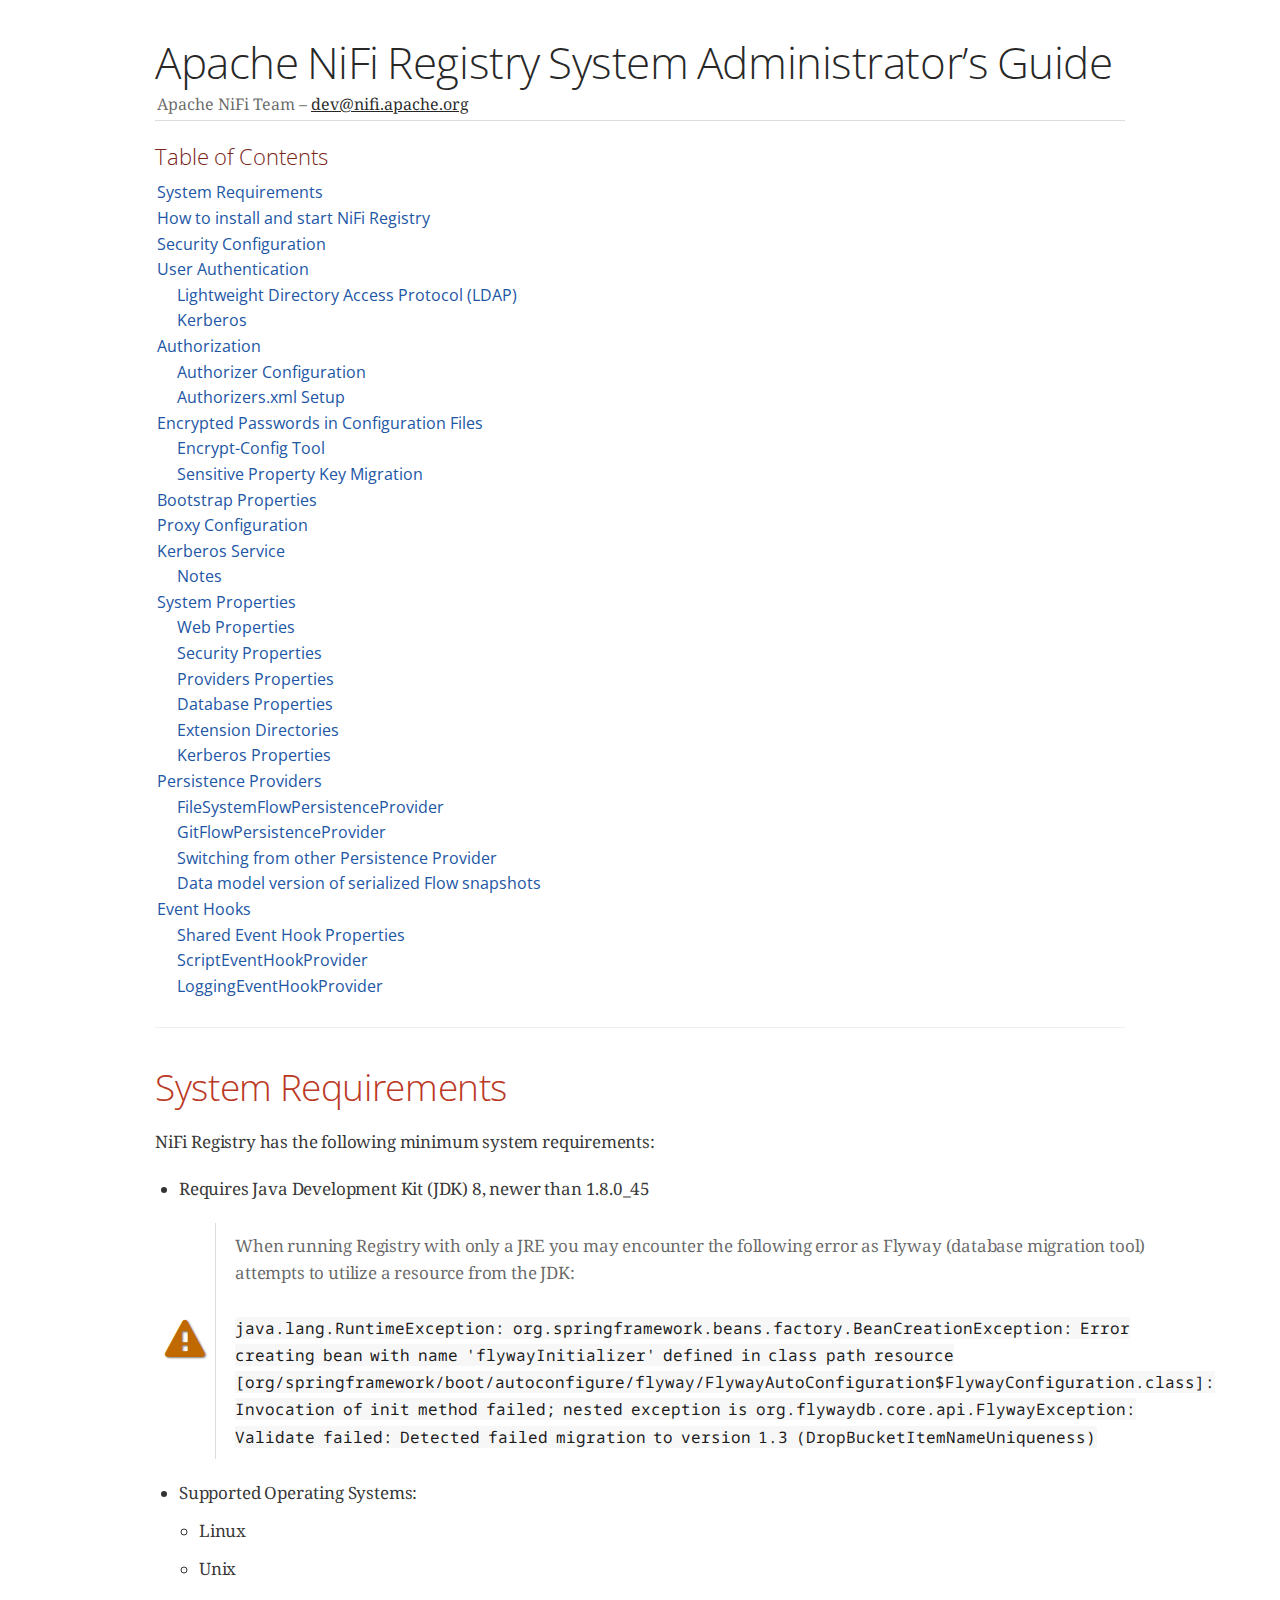
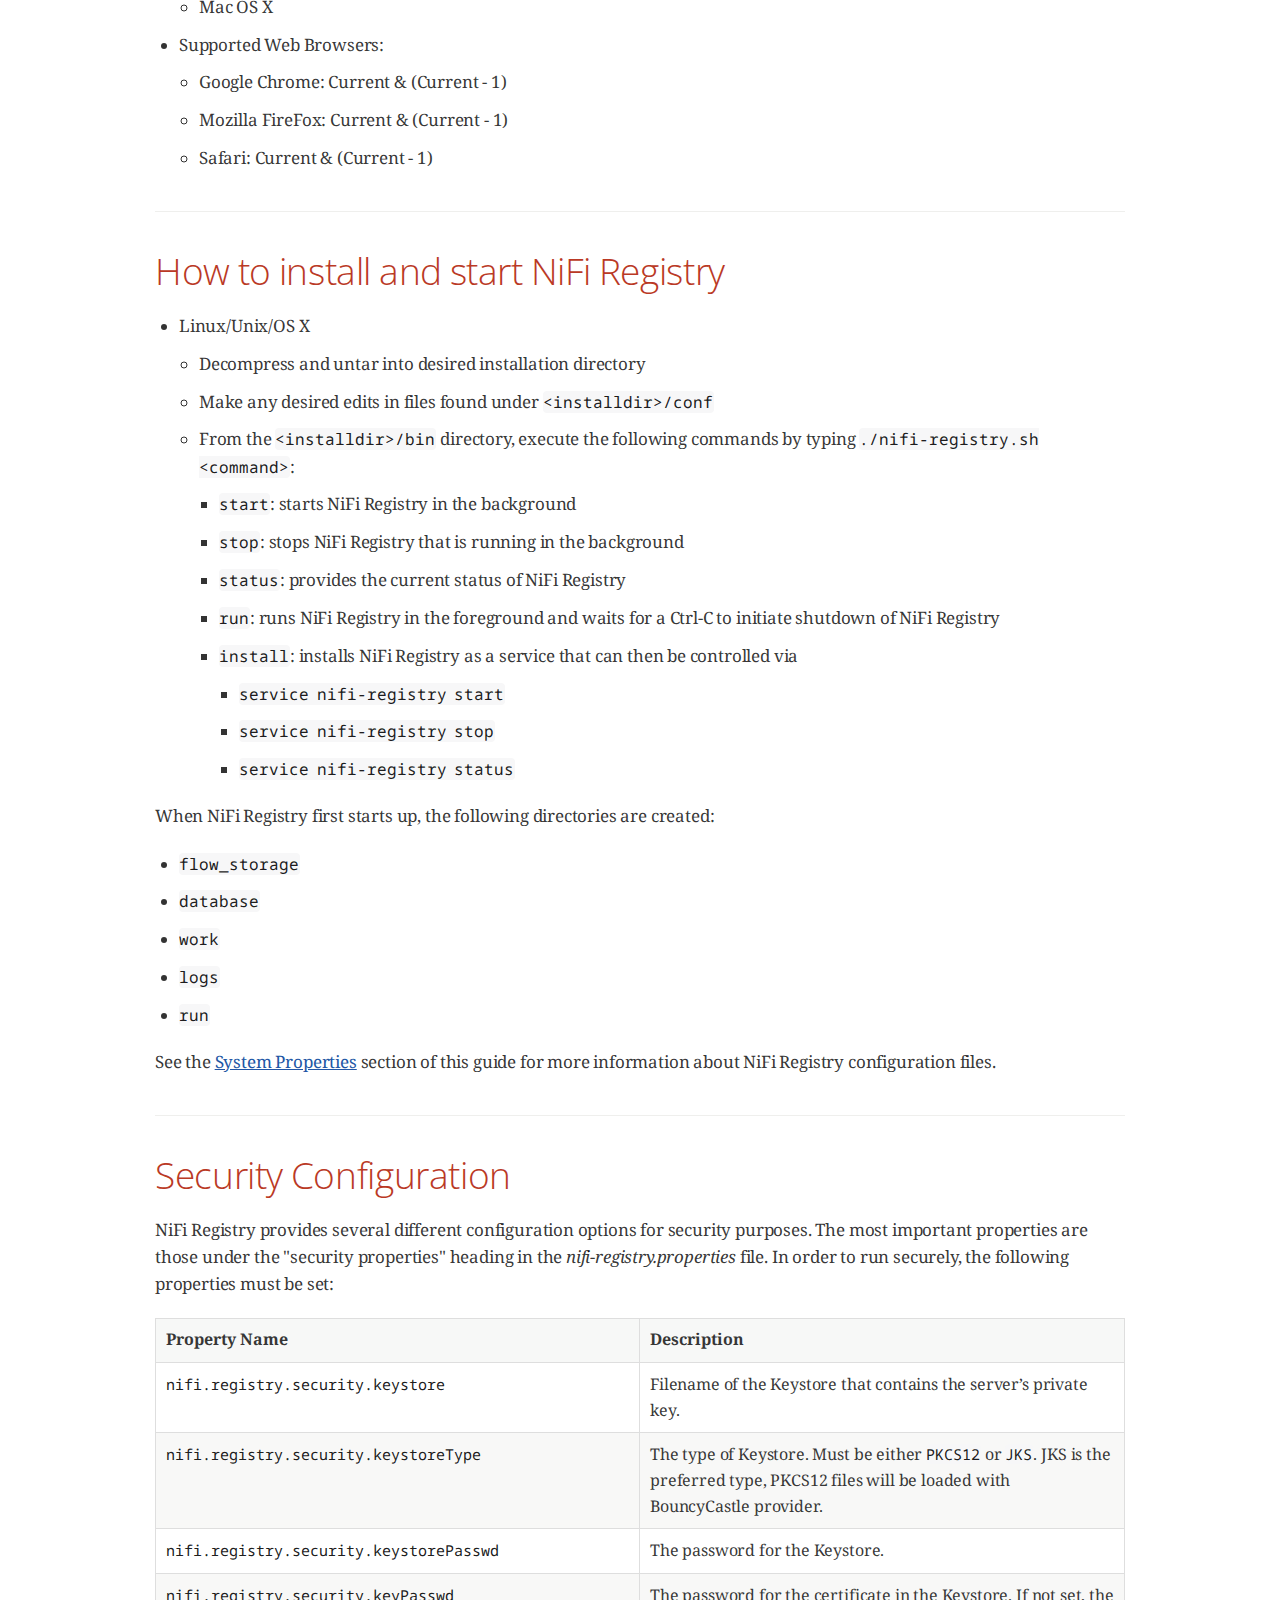
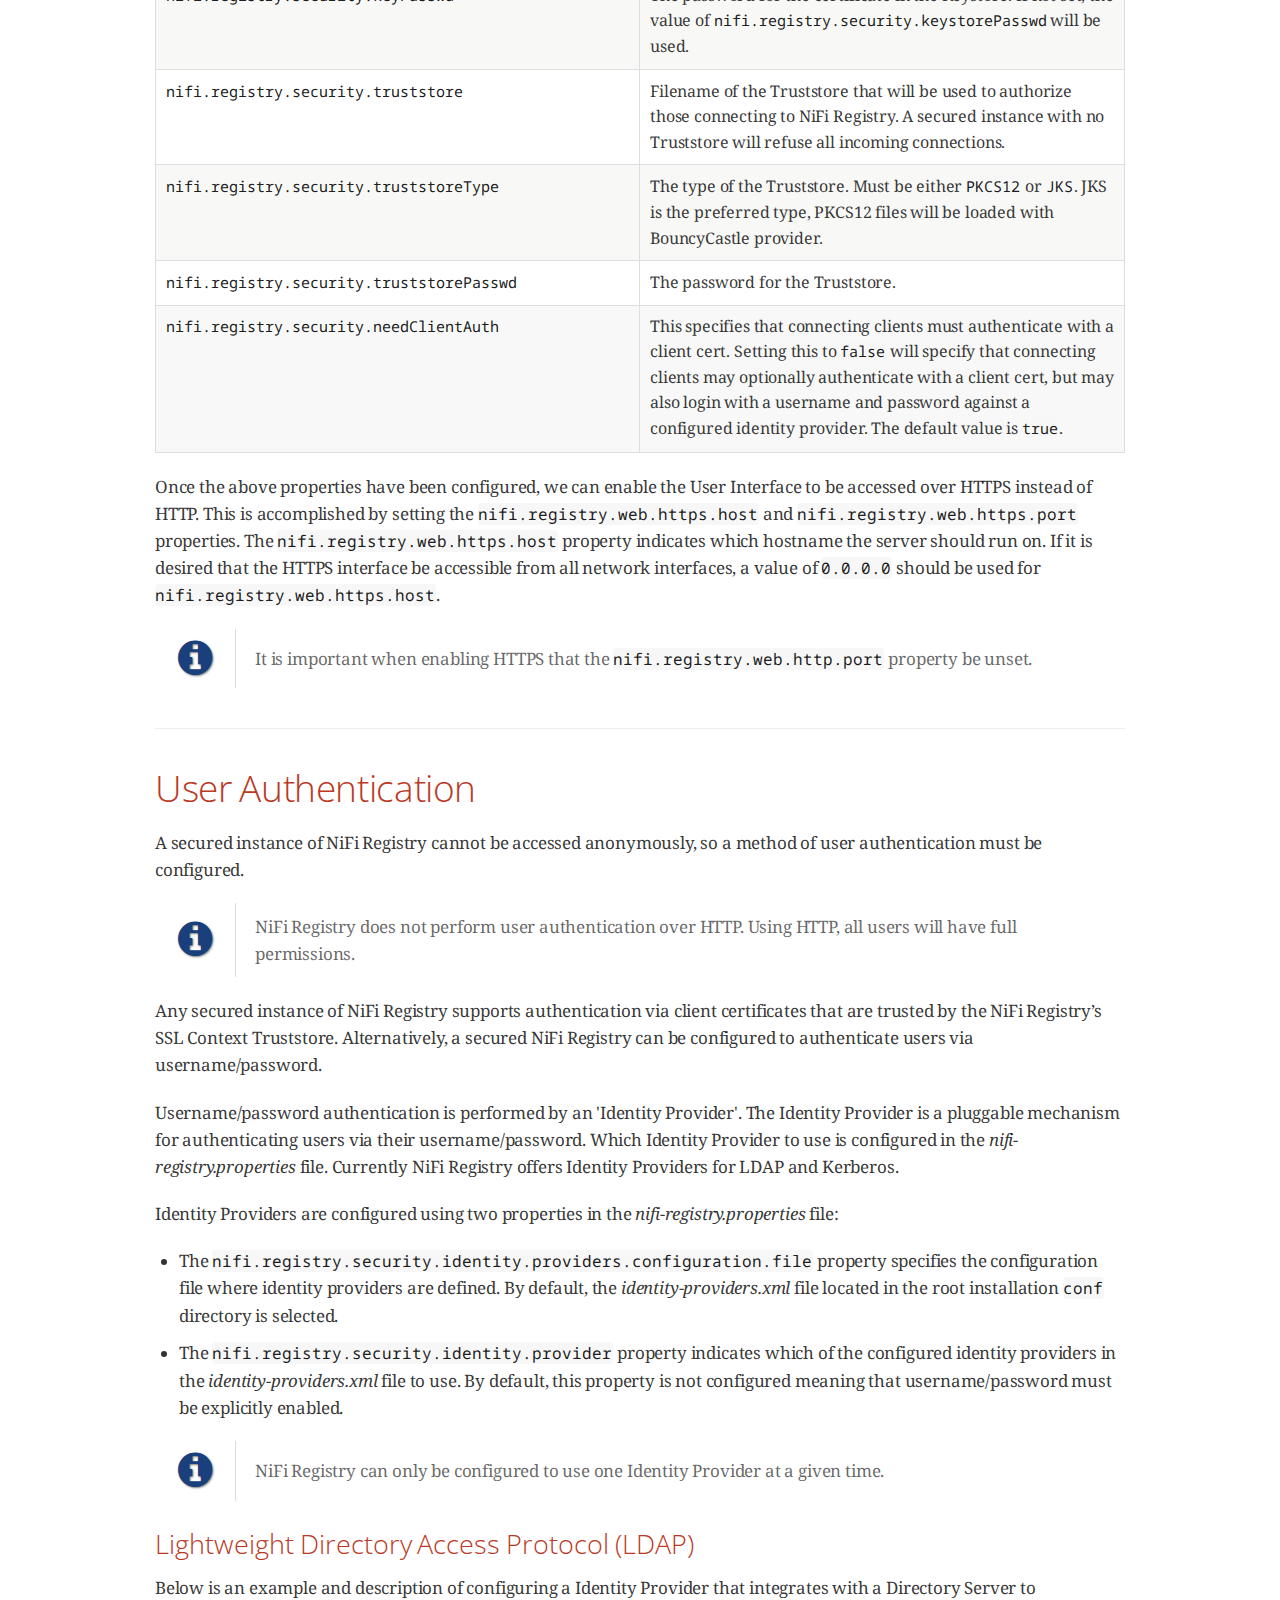
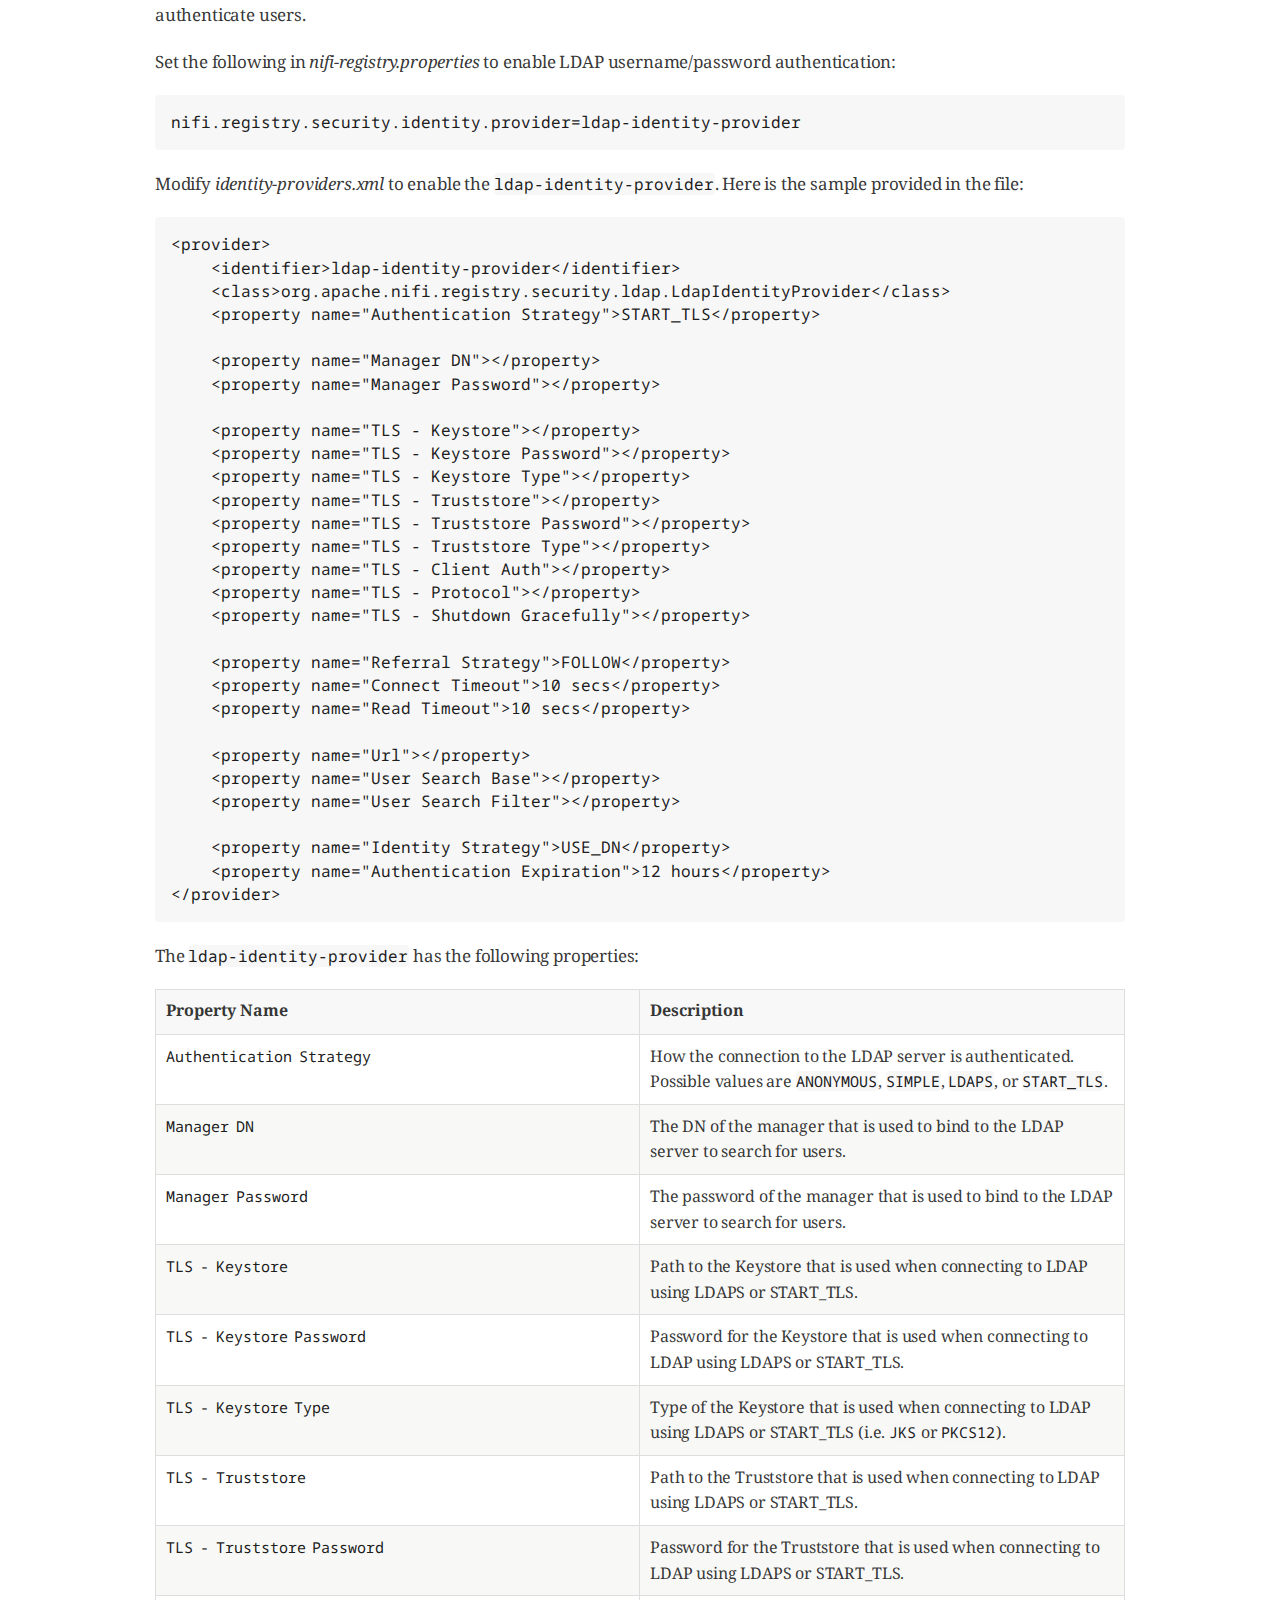
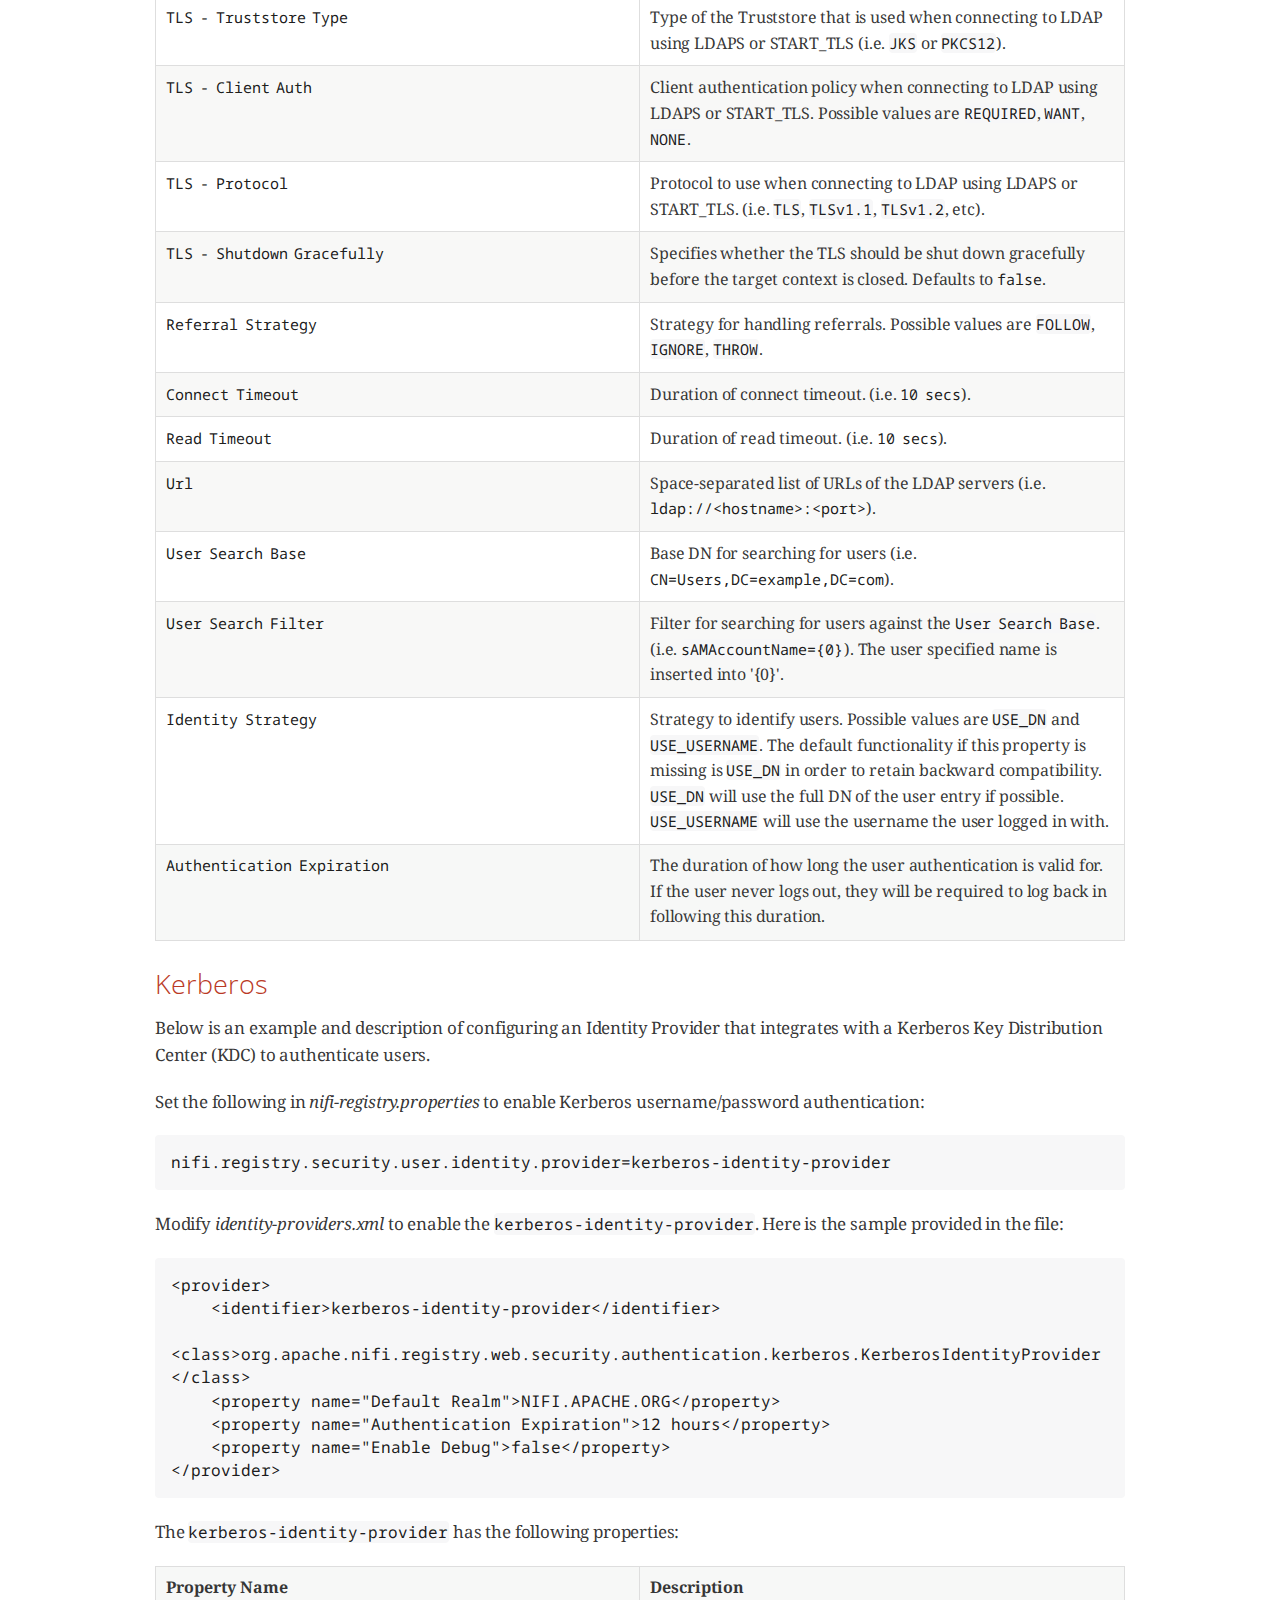
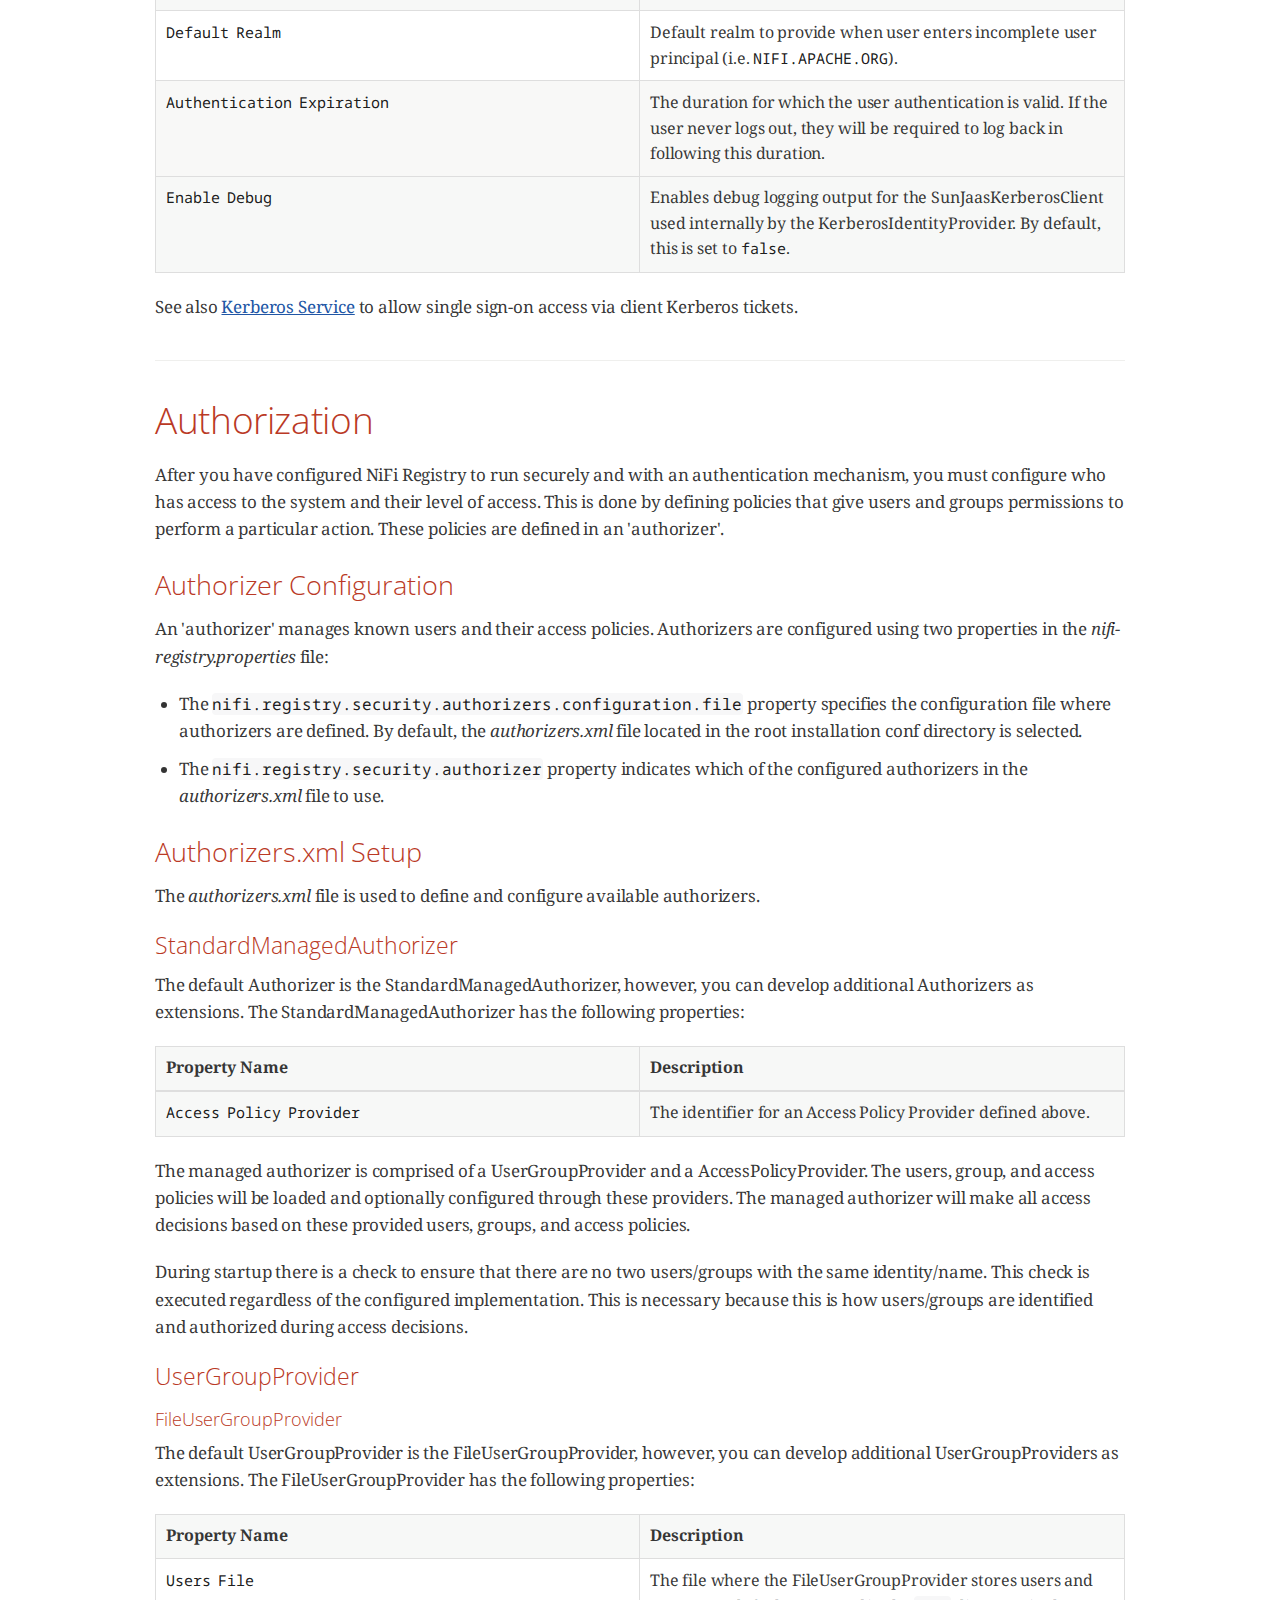
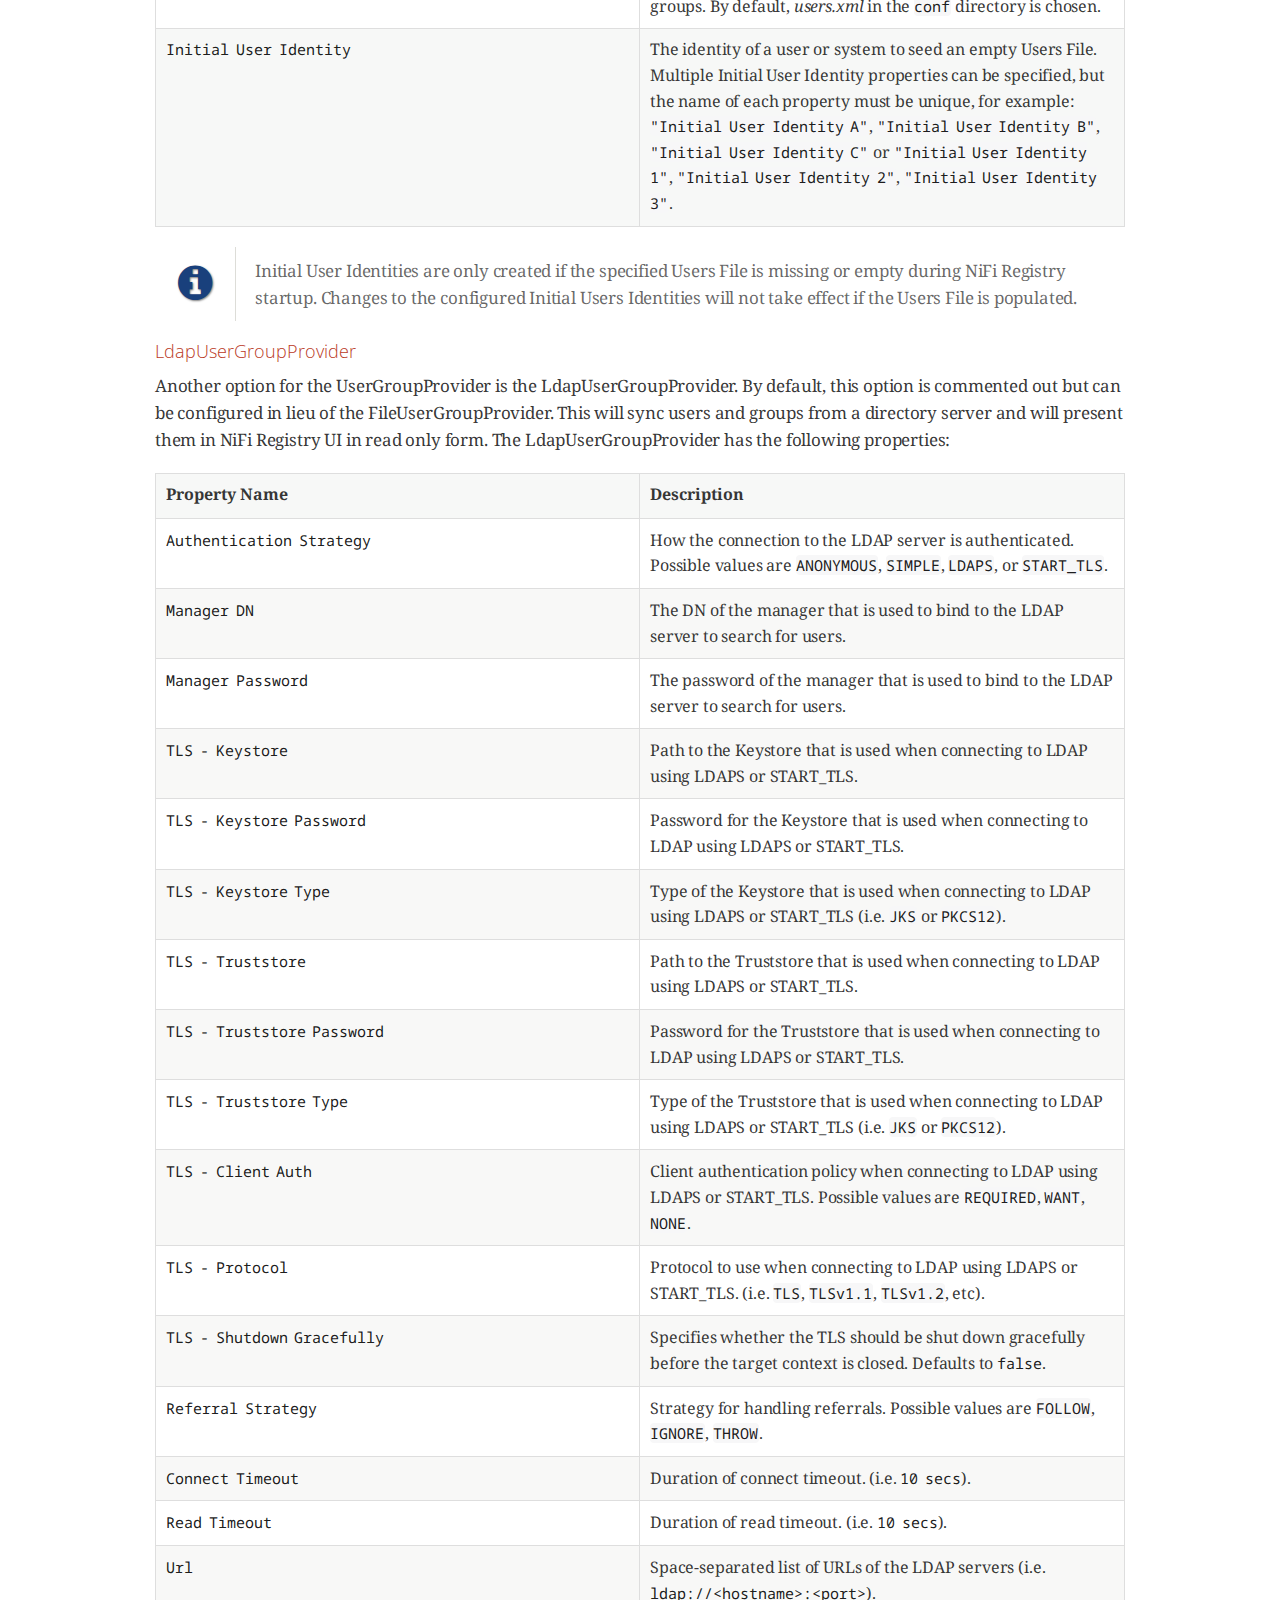
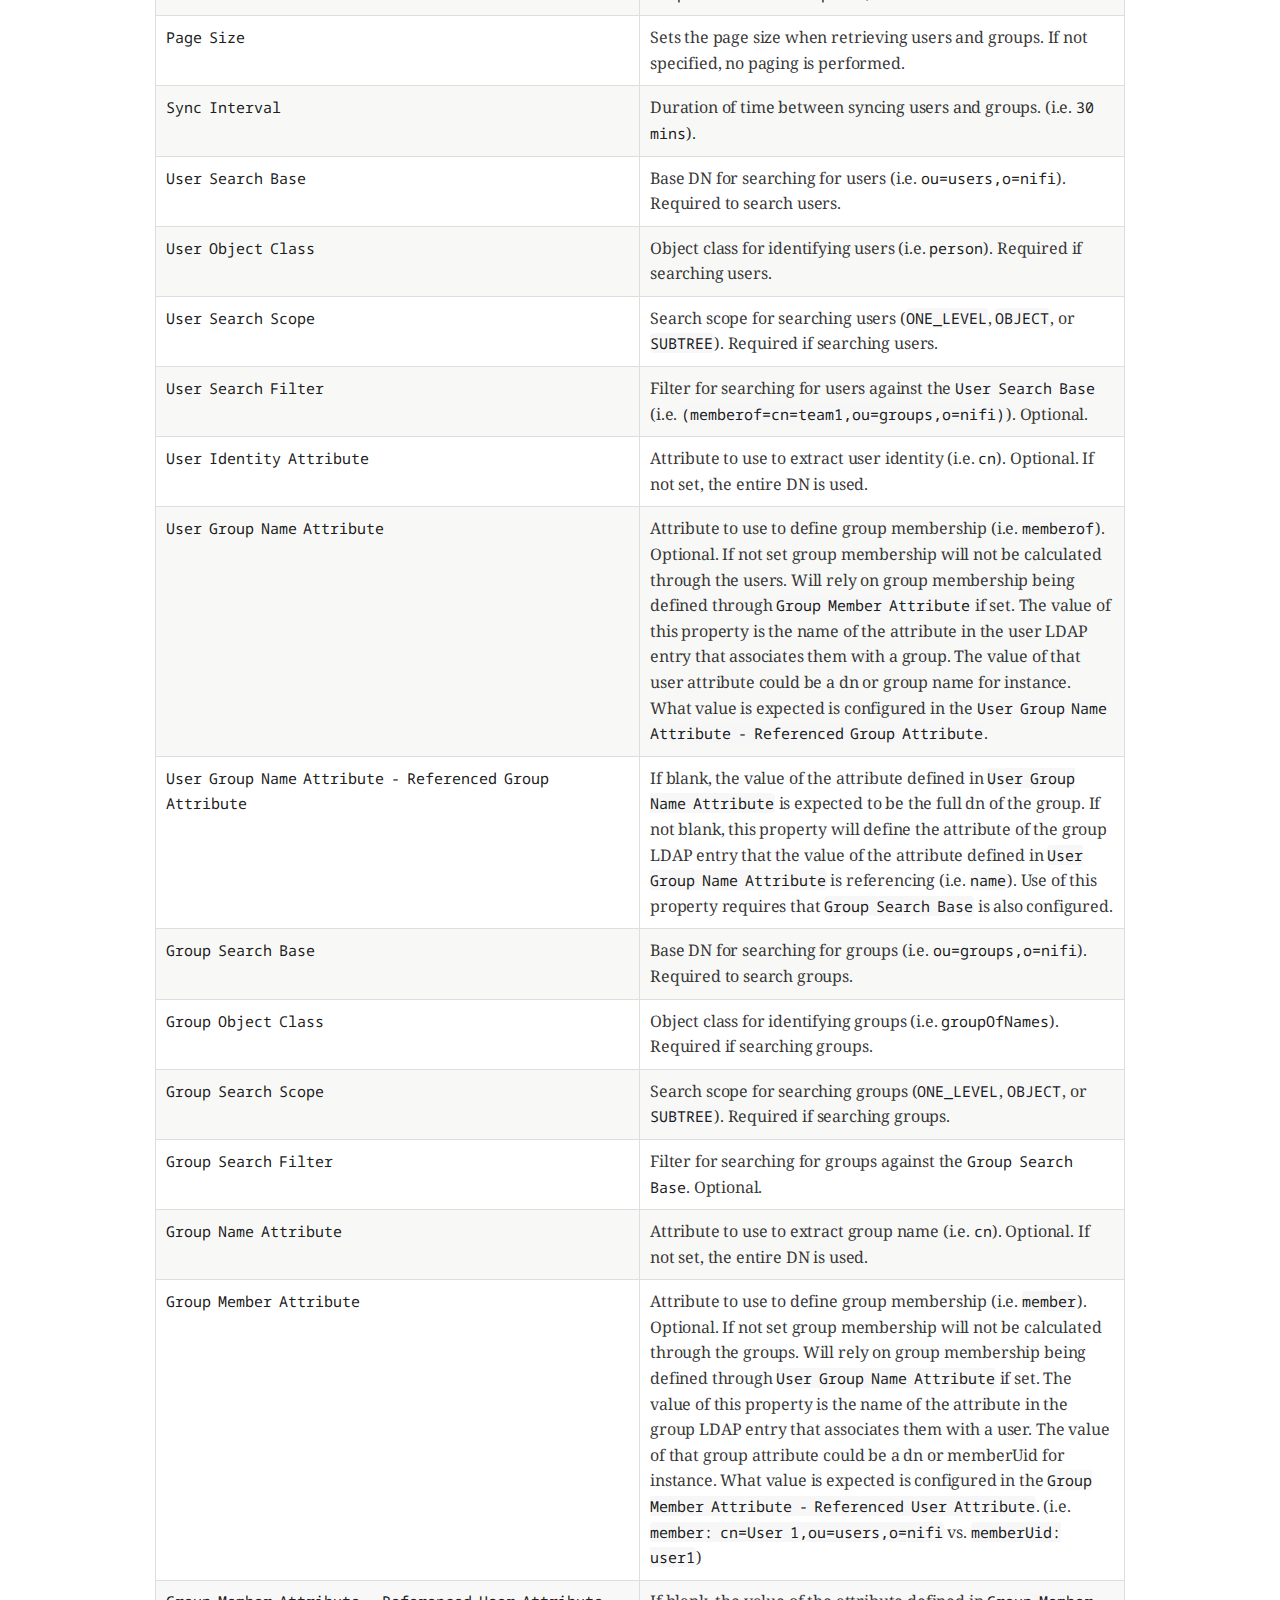
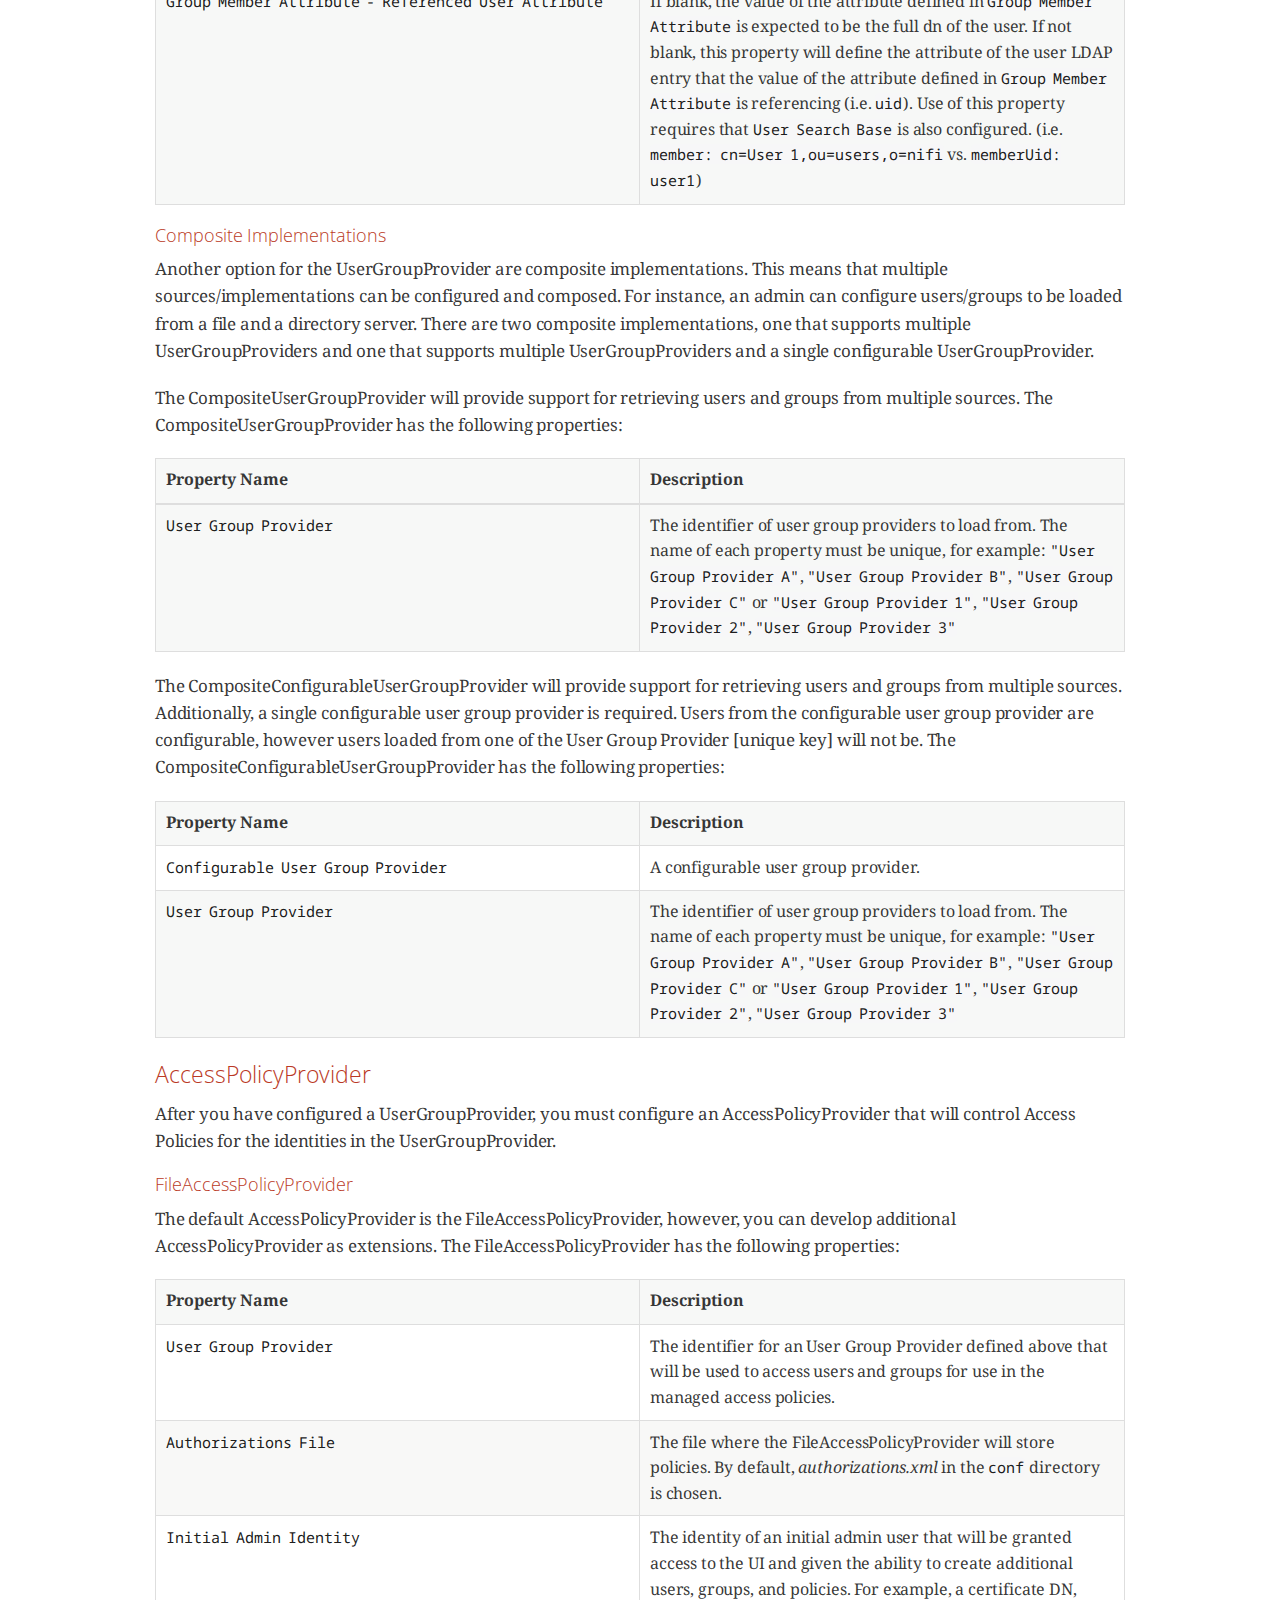
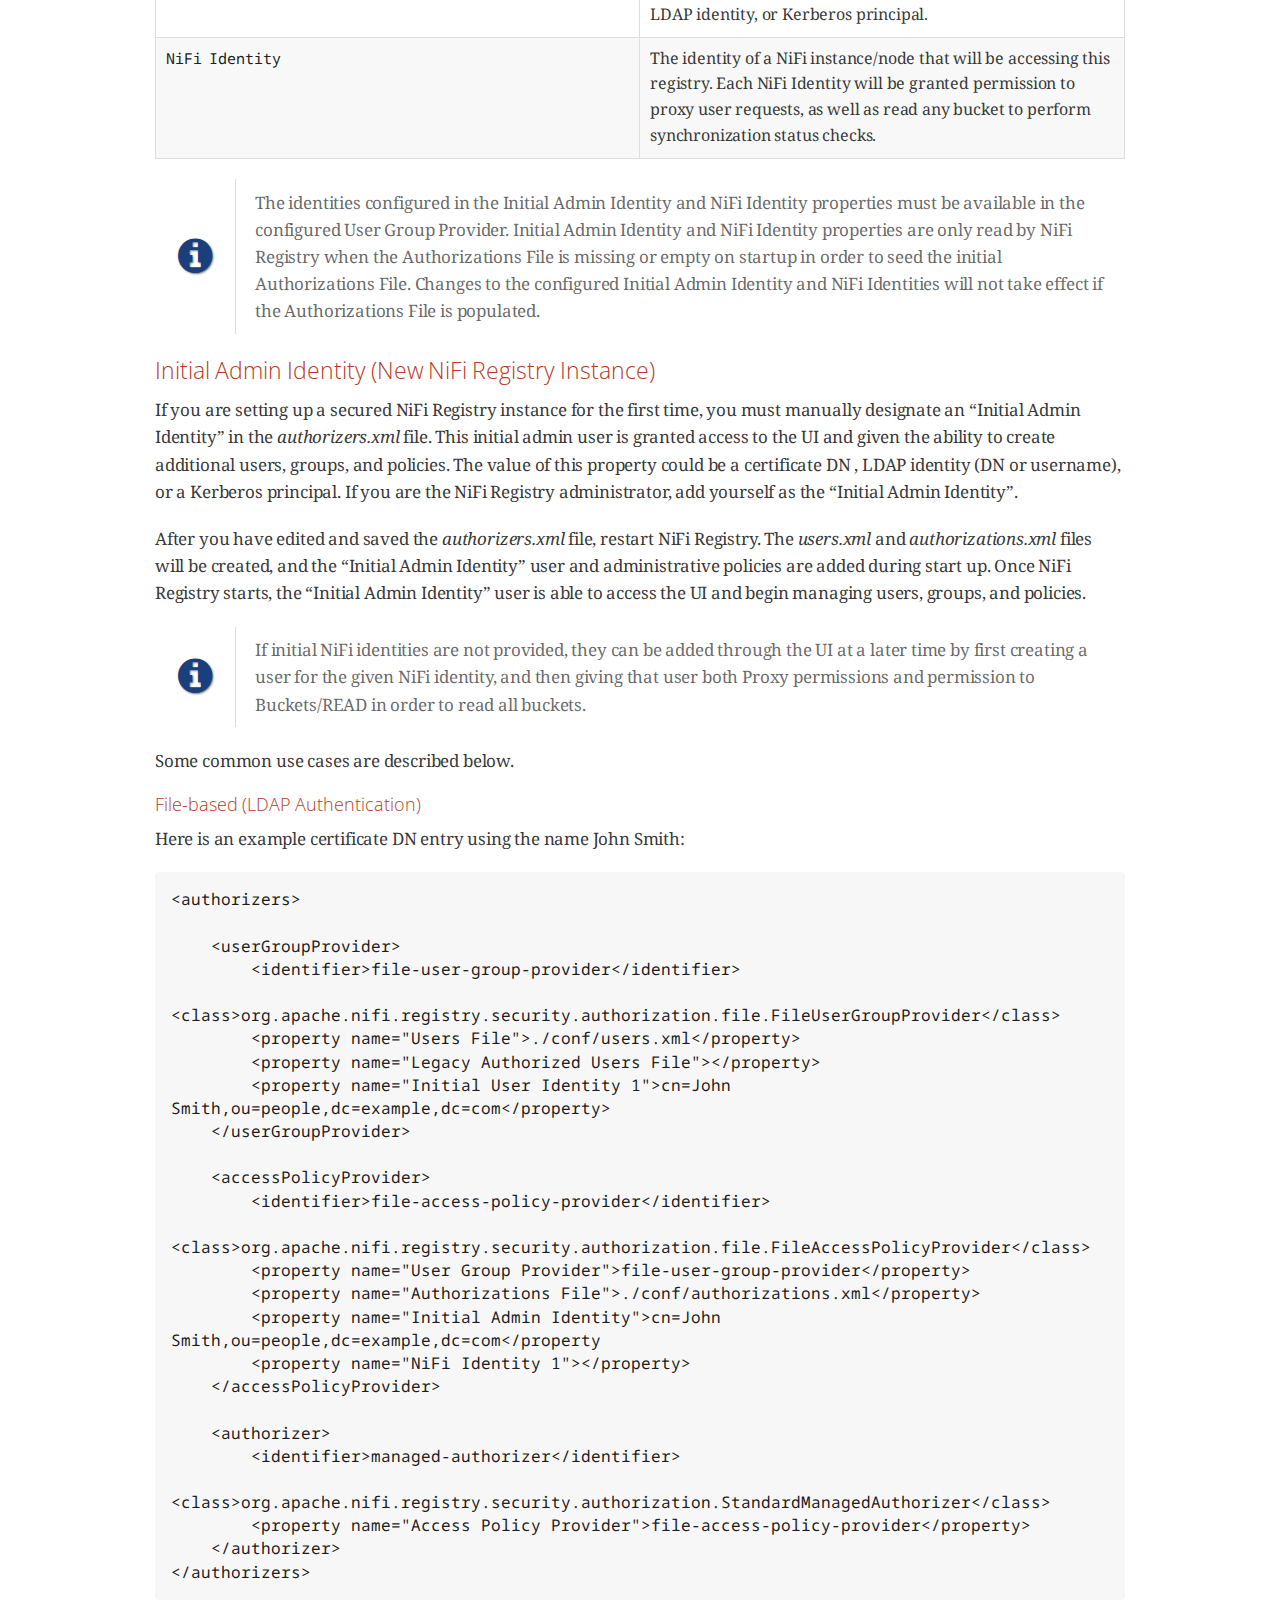
<file: docs/html/administration-guide.html>
<!--
                        Licensed to the Apache Software Foundation (ASF) under one or more
                        contributor license agreements.  See the NOTICE file distributed with
                        this work for additional information regarding copyright ownership.
                        The ASF licenses this file to You under the Apache License, Version 2.0
                        (the "License"); you may not use this file except in compliance with
                        the License.  You may obtain a copy of the License at

                        http://www.apache.org/licenses/LICENSE-2.0

                        Unless required by applicable law or agreed to in writing, software
                        distributed under the License is distributed on an "AS IS" BASIS,
                        WITHOUT WARRANTIES OR CONDITIONS OF ANY KIND, either express or implied.
                        See the License for the specific language governing permissions and
                        limitations under the License.
                        -->
                        <!DOCTYPE html>
<html lang="en">
<head>
<meta charset="UTF-8">
<!--[if IE]><meta http-equiv="X-UA-Compatible" content="IE=edge"><![endif]-->
<meta name="viewport" content="width=device-width, initial-scale=1.0">
<meta name="generator" content="Asciidoctor 1.5.2">
<meta name="author" content="Apache NiFi Team">
<title>Apache NiFi Registry System Administrator&#8217;s Guide</title>
<style>
/* Asciidoctor default stylesheet | MIT License | http://asciidoctor.org */
/* Copyright (C) 2012-2015 Dan Allen, Ryan Waldron and the Asciidoctor Project

Permission is hereby granted, free of charge, to any person obtaining a copy
of this software and associated documentation files (the "Software"), to deal
in the Software without restriction, including without limitation the rights
to use, copy, modify, merge, publish, distribute, sublicense, and/or sell
copies of the Software, and to permit persons to whom the Software is
furnished to do so, subject to the following conditions:

The above copyright notice and this permission notice shall be included in
all copies or substantial portions of the Software.

THE SOFTWARE IS PROVIDED "AS IS", WITHOUT WARRANTY OF ANY KIND, EXPRESS OR
IMPLIED, INCLUDING BUT NOT LIMITED TO THE WARRANTIES OF MERCHANTABILITY,
FITNESS FOR A PARTICULAR PURPOSE AND NONINFRINGEMENT. IN NO EVENT SHALL THE
AUTHORS OR COPYRIGHT HOLDERS BE LIABLE FOR ANY CLAIM, DAMAGES OR OTHER
LIABILITY, WHETHER IN AN ACTION OF CONTRACT, TORT OR OTHERWISE, ARISING FROM,
OUT OF OR IN CONNECTION WITH THE SOFTWARE OR THE USE OR OTHER DEALINGS IN
THE SOFTWARE. */
/* Remove the comments around the @import statement below when using this as a custom stylesheet */
@import "https://fonts.googleapis.com/css?family=Open+Sans:300,300italic,400,400italic,600,600italic%7CNoto+Serif:400,400italic,700,700italic%7CDroid+Sans+Mono:400";
article,aside,details,figcaption,figure,footer,header,hgroup,main,nav,section,summary{display:block}
audio,canvas,video{display:inline-block}
audio:not([controls]){display:none;height:0}
[hidden],template{display:none}
script{display:none!important}
html{font-family:sans-serif;-ms-text-size-adjust:100%;-webkit-text-size-adjust:100%}
body{margin:0}
a{background:transparent}
a:focus{outline:thin dotted}
a:active,a:hover{outline:0}
h1{font-size:2em;margin:.67em 0}
abbr[title]{border-bottom:1px dotted}
b,strong{font-weight:bold}
dfn{font-style:italic}
hr{-moz-box-sizing:content-box;box-sizing:content-box;height:0}
mark{background:#ff0;color:#000}
code,kbd,pre,samp{font-family:monospace;font-size:1em}
pre{white-space:pre-wrap}
q{quotes:"\201C" "\201D" "\2018" "\2019"}
small{font-size:80%}
sub,sup{font-size:75%;line-height:0;position:relative;vertical-align:baseline}
sup{top:-.5em}
sub{bottom:-.25em}
img{border:0}
svg:not(:root){overflow:hidden}
figure{margin:0}
fieldset{border:1px solid silver;margin:0 2px;padding:.35em .625em .75em}
legend{border:0;padding:0}
button,input,select,textarea{font-family:inherit;font-size:100%;margin:0}
button,input{line-height:normal}
button,select{text-transform:none}
button,html input[type="button"],input[type="reset"],input[type="submit"]{-webkit-appearance:button;cursor:pointer}
button[disabled],html input[disabled]{cursor:default}
input[type="checkbox"],input[type="radio"]{box-sizing:border-box;padding:0}
input[type="search"]{-webkit-appearance:textfield;-moz-box-sizing:content-box;-webkit-box-sizing:content-box;box-sizing:content-box}
input[type="search"]::-webkit-search-cancel-button,input[type="search"]::-webkit-search-decoration{-webkit-appearance:none}
button::-moz-focus-inner,input::-moz-focus-inner{border:0;padding:0}
textarea{overflow:auto;vertical-align:top}
table{border-collapse:collapse;border-spacing:0}
*,*:before,*:after{-moz-box-sizing:border-box;-webkit-box-sizing:border-box;box-sizing:border-box}
html,body{font-size:100%}
body{background:#fff;color:rgba(0,0,0,.8);padding:0;margin:0;font-family:"Noto Serif","DejaVu Serif",serif;font-weight:400;font-style:normal;line-height:1;position:relative;cursor:auto}
a:hover{cursor:pointer}
img,object,embed{max-width:100%;height:auto}
object,embed{height:100%}
img{-ms-interpolation-mode:bicubic}
#map_canvas img,#map_canvas embed,#map_canvas object,.map_canvas img,.map_canvas embed,.map_canvas object{max-width:none!important}
.left{float:left!important}
.right{float:right!important}
.text-left{text-align:left!important}
.text-right{text-align:right!important}
.text-center{text-align:center!important}
.text-justify{text-align:justify!important}
.hide{display:none}
.antialiased,body{-webkit-font-smoothing:antialiased}
img{display:inline-block;vertical-align:middle}
textarea{height:auto;min-height:50px}
select{width:100%}
p.lead,.paragraph.lead>p,#preamble>.sectionbody>.paragraph:first-of-type p{font-size:1.21875em;line-height:1.6}
.subheader,.admonitionblock td.content>.title,.audioblock>.title,.exampleblock>.title,.imageblock>.title,.listingblock>.title,.literalblock>.title,.stemblock>.title,.openblock>.title,.paragraph>.title,.quoteblock>.title,table.tableblock>.title,.verseblock>.title,.videoblock>.title,.dlist>.title,.olist>.title,.ulist>.title,.qlist>.title,.hdlist>.title{line-height:1.45;color:#7a2518;font-weight:400;margin-top:0;margin-bottom:.25em}
div,dl,dt,dd,ul,ol,li,h1,h2,h3,#toctitle,.sidebarblock>.content>.title,h4,h5,h6,pre,form,p,blockquote,th,td{margin:0;padding:0;direction:ltr}
a{color:#2156a5;text-decoration:underline;line-height:inherit}
a:hover,a:focus{color:#1d4b8f}
a img{border:none}
p{font-family:inherit;font-weight:400;font-size:1em;line-height:1.6;margin-bottom:1.25em;text-rendering:optimizeLegibility}
p aside{font-size:.875em;line-height:1.35;font-style:italic}
h1,h2,h3,#toctitle,.sidebarblock>.content>.title,h4,h5,h6{font-family:"Open Sans","DejaVu Sans",sans-serif;font-weight:300;font-style:normal;color:#ba3925;text-rendering:optimizeLegibility;margin-top:1em;margin-bottom:.5em;line-height:1.0125em}
h1 small,h2 small,h3 small,#toctitle small,.sidebarblock>.content>.title small,h4 small,h5 small,h6 small{font-size:60%;color:#e99b8f;line-height:0}
h1{font-size:2.125em}
h2{font-size:1.6875em}
h3,#toctitle,.sidebarblock>.content>.title{font-size:1.375em}
h4,h5{font-size:1.125em}
h6{font-size:1em}
hr{border:solid #ddddd8;border-width:1px 0 0;clear:both;margin:1.25em 0 1.1875em;height:0}
em,i{font-style:italic;line-height:inherit}
strong,b{font-weight:bold;line-height:inherit}
small{font-size:60%;line-height:inherit}
code{font-family:"Droid Sans Mono","DejaVu Sans Mono",monospace;font-weight:400;color:rgba(0,0,0,.9);padding-right: 1px;}
ul,ol,dl{font-size:1em;line-height:1.6;margin-bottom:1.25em;list-style-position:outside;font-family:inherit}
ul,ol,ul.no-bullet,ol.no-bullet{margin-left:1.5em}
ul li ul,ul li ol{margin-left:1.25em;margin-bottom:0;font-size:1em}
ul.square li ul,ul.circle li ul,ul.disc li ul{list-style:inherit}
ul.square{list-style-type:square}
ul.circle{list-style-type:circle}
ul.disc{list-style-type:disc}
ul.no-bullet{list-style:none}
ol li ul,ol li ol{margin-left:1.25em;margin-bottom:0}
dl dt{margin-bottom:.3125em;font-weight:bold}
dl dd{margin-bottom:1.25em}
abbr,acronym{text-transform:uppercase;font-size:90%;color:rgba(0,0,0,.8);border-bottom:1px dotted #ddd;cursor:help}
abbr{text-transform:none}
blockquote{margin:0 0 1.25em;padding:.5625em 1.25em 0 1.1875em;border-left:1px solid #ddd}
blockquote cite{display:block;font-size:.9375em;color:rgba(0,0,0,.6)}
blockquote cite:before{content:"\2014 \0020"}
blockquote cite a,blockquote cite a:visited{color:rgba(0,0,0,.6)}
blockquote,blockquote p{line-height:1.6;color:rgba(0,0,0,.85)}
@media only screen and (min-width:768px){h1,h2,h3,#toctitle,.sidebarblock>.content>.title,h4,h5,h6{line-height:1.2}
h1{font-size:2.75em}
h2{font-size:2.3125em}
h3,#toctitle,.sidebarblock>.content>.title{font-size:1.6875em}
h4{font-size:1.4375em}}table{background:#fff;margin-bottom:1.25em;border:solid 1px #dedede}
table thead,table tfoot{background:#f7f8f7;font-weight:bold}
table thead tr th,table thead tr td,table tfoot tr th,table tfoot tr td{padding:.5em .625em .625em;font-size:inherit;color:rgba(0,0,0,.8);text-align:left}
table tr th,table tr td{padding:.5625em .625em;font-size:inherit;color:rgba(0,0,0,.8)}
table tr.even,table tr.alt,table tr:nth-of-type(even){background:#f8f8f7}
table thead tr th,table tfoot tr th,table tbody tr td,table tr td,table tfoot tr td{display:table-cell;line-height:1.6}
h1,h2,h3,#toctitle,.sidebarblock>.content>.title,h4,h5,h6{line-height:1.2;word-spacing:-.05em}
h1 strong,h2 strong,h3 strong,#toctitle strong,.sidebarblock>.content>.title strong,h4 strong,h5 strong,h6 strong{font-weight:400}
.clearfix:before,.clearfix:after,.float-group:before,.float-group:after{content:" ";display:table}
.clearfix:after,.float-group:after{clear:both}
*:not(pre)>code{font-size:.9375em;font-style:normal!important;letter-spacing:0;word-spacing:-.15em;background-color:#f7f7f8;-webkit-border-radius:4px;border-radius:4px;line-height:1.45;text-rendering:optimizeSpeed}
pre,pre>code{line-height:1.45;color:rgba(0,0,0,.9);font-family:"Droid Sans Mono","DejaVu Sans Mono",monospace;font-weight:400;text-rendering:optimizeSpeed}
.keyseq{color:rgba(51,51,51,.8)}
kbd{display:inline-block;color:rgba(0,0,0,.8);font-size:.75em;line-height:1.4;background-color:#f7f7f7;border:1px solid #ccc;-webkit-border-radius:3px;border-radius:3px;-webkit-box-shadow:0 1px 0 rgba(0,0,0,.2),0 0 0 .1em white inset;box-shadow:0 1px 0 rgba(0,0,0,.2),0 0 0 .1em #fff inset;margin:-.15em .15em 0 .15em;padding:.2em .6em .2em .5em;vertical-align:middle;white-space:nowrap}
.keyseq kbd:first-child{margin-left:0}
.keyseq kbd:last-child{margin-right:0}
.menuseq,.menu{color:rgba(0,0,0,.8)}
b.button:before,b.button:after{position:relative;top:-1px;font-weight:400}
b.button:before{content:"[";padding:0 3px 0 2px}
b.button:after{content:"]";padding:0 2px 0 3px}
p a>code:hover{color:rgba(0,0,0,.9)}
#header,#content,#footnotes,#footer{width:100%;margin-left:auto;margin-right:auto;margin-top:0;margin-bottom:0;max-width:62.5em;*zoom:1;position:relative;padding-left:.9375em;padding-right:.9375em}
#header:before,#header:after,#content:before,#content:after,#footnotes:before,#footnotes:after,#footer:before,#footer:after{content:" ";display:table}
#header:after,#content:after,#footnotes:after,#footer:after{clear:both}
#content{margin-top:1.25em}
#content:before{content:none}
#header>h1:first-child{color:rgba(0,0,0,.85);margin-top:2.25rem;margin-bottom:0}
#header>h1:first-child+#toc{margin-top:8px;border-top:1px solid #ddddd8}
#header>h1:only-child,body.toc2 #header>h1:nth-last-child(2){border-bottom:1px solid #ddddd8;padding-bottom:8px}
#header .details{border-bottom:1px solid #ddddd8;line-height:1.45;padding-top:.25em;padding-bottom:.25em;padding-left:.25em;color:rgba(0,0,0,.6);display:-ms-flexbox;display:-webkit-flex;display:flex;-ms-flex-flow:row wrap;-webkit-flex-flow:row wrap;flex-flow:row wrap}
#header .details span:first-child{margin-left:-.125em}
#header .details span.email a{color:rgba(0,0,0,.85)}
#header .details br{display:none}
#header .details br+span:before{content:"\00a0\2013\00a0"}
#header .details br+span.author:before{content:"\00a0\22c5\00a0";color:rgba(0,0,0,.85)}
#header .details br+span#revremark:before{content:"\00a0|\00a0"}
#header #revnumber{text-transform:capitalize}
#header #revnumber:after{content:"\00a0"}
#content>h1:first-child:not([class]){color:rgba(0,0,0,.85);border-bottom:1px solid #ddddd8;padding-bottom:8px;margin-top:0;padding-top:1rem;margin-bottom:1.25rem}
#toc{border-bottom:1px solid #efefed;padding-bottom:.5em}
#toc>ul{margin-left:.125em}
#toc ul.sectlevel0>li>a{font-style:italic}
#toc ul.sectlevel0 ul.sectlevel1{margin:.5em 0}
#toc ul{font-family:"Open Sans","DejaVu Sans",sans-serif;list-style-type:none}
#toc a{text-decoration:none}
#toc a:active{text-decoration:underline}
#toctitle{color:#7a2518;font-size:1.2em}
@media only screen and (min-width:768px){#toctitle{font-size:1.375em}
body.toc2{padding-left:15em;padding-right:0}
#toc.toc2{margin-top:0!important;background-color:#f8f8f7;position:fixed;width:15em;left:0;top:0;border-right:1px solid #efefed;border-top-width:0!important;border-bottom-width:0!important;z-index:1000;padding:1.25em 1em;height:100%;overflow:auto}
#toc.toc2 #toctitle{margin-top:0;font-size:1.2em}
#toc.toc2>ul{font-size:.9em;margin-bottom:0}
#toc.toc2 ul ul{margin-left:0;padding-left:1em}
#toc.toc2 ul.sectlevel0 ul.sectlevel1{padding-left:0;margin-top:.5em;margin-bottom:.5em}
body.toc2.toc-right{padding-left:0;padding-right:15em}
body.toc2.toc-right #toc.toc2{border-right-width:0;border-left:1px solid #efefed;left:auto;right:0}}@media only screen and (min-width:1280px){body.toc2{padding-left:20em;padding-right:0}
#toc.toc2{width:20em}
#toc.toc2 #toctitle{font-size:1.375em}
#toc.toc2>ul{font-size:.95em}
#toc.toc2 ul ul{padding-left:1.25em}
body.toc2.toc-right{padding-left:0;padding-right:20em}}#content #toc{border-style:solid;border-width:1px;border-color:#e0e0dc;margin-bottom:1.25em;padding:1.25em;background:#f8f8f7;-webkit-border-radius:4px;border-radius:4px}
#content #toc>:first-child{margin-top:0}
#content #toc>:last-child{margin-bottom:0}
#footer{max-width:100%;background-color:rgba(0,0,0,.8);padding:1.25em}
#footer-text{color:rgba(255,255,255,.8);line-height:1.44}
.sect1{padding-bottom:.625em}
@media only screen and (min-width:768px){.sect1{padding-bottom:1.25em}}.sect1+.sect1{border-top:1px solid #efefed}
#content h1>a.anchor,h2>a.anchor,h3>a.anchor,#toctitle>a.anchor,.sidebarblock>.content>.title>a.anchor,h4>a.anchor,h5>a.anchor,h6>a.anchor{position:absolute;z-index:1001;width:1.5ex;margin-left:-1.5ex;display:block;text-decoration:none!important;visibility:hidden;text-align:center;font-weight:400}
#content h1>a.anchor:before,h2>a.anchor:before,h3>a.anchor:before,#toctitle>a.anchor:before,.sidebarblock>.content>.title>a.anchor:before,h4>a.anchor:before,h5>a.anchor:before,h6>a.anchor:before{content:"\00A7";font-size:.85em;display:block;padding-top:.1em}
#content h1:hover>a.anchor,#content h1>a.anchor:hover,h2:hover>a.anchor,h2>a.anchor:hover,h3:hover>a.anchor,#toctitle:hover>a.anchor,.sidebarblock>.content>.title:hover>a.anchor,h3>a.anchor:hover,#toctitle>a.anchor:hover,.sidebarblock>.content>.title>a.anchor:hover,h4:hover>a.anchor,h4>a.anchor:hover,h5:hover>a.anchor,h5>a.anchor:hover,h6:hover>a.anchor,h6>a.anchor:hover{visibility:visible}
#content h1>a.link,h2>a.link,h3>a.link,#toctitle>a.link,.sidebarblock>.content>.title>a.link,h4>a.link,h5>a.link,h6>a.link{color:#ba3925;text-decoration:none}
#content h1>a.link:hover,h2>a.link:hover,h3>a.link:hover,#toctitle>a.link:hover,.sidebarblock>.content>.title>a.link:hover,h4>a.link:hover,h5>a.link:hover,h6>a.link:hover{color:#a53221}
.audioblock,.imageblock,.literalblock,.listingblock,.stemblock,.videoblock{margin-bottom:1.25em}
.admonitionblock td.content>.title,.audioblock>.title,.exampleblock>.title,.imageblock>.title,.listingblock>.title,.literalblock>.title,.stemblock>.title,.openblock>.title,.paragraph>.title,.quoteblock>.title,table.tableblock>.title,.verseblock>.title,.videoblock>.title,.dlist>.title,.olist>.title,.ulist>.title,.qlist>.title,.hdlist>.title{text-rendering:optimizeLegibility;text-align:left;font-family:"Noto Serif","DejaVu Serif",serif;font-size:1rem;font-style:italic}
table.tableblock>caption.title{white-space:nowrap;overflow:visible;max-width:0}
.paragraph.lead>p,#preamble>.sectionbody>.paragraph:first-of-type p{color:rgba(0,0,0,.85)}
table.tableblock #preamble>.sectionbody>.paragraph:first-of-type p{font-size:inherit}
.admonitionblock>table{border-collapse:separate;border:0;background:none;width:100%}
.admonitionblock>table td.icon{text-align:center;width:80px}
.admonitionblock>table td.icon img{max-width:none}
.admonitionblock>table td.icon .title{font-weight:bold;font-family:"Open Sans","DejaVu Sans",sans-serif;text-transform:uppercase}
.admonitionblock>table td.content{padding-left:1.125em;padding-right:1.25em;border-left:1px solid #ddddd8;color:rgba(0,0,0,.6)}
.admonitionblock>table td.content>:last-child>:last-child{margin-bottom:0}
.exampleblock>.content{border-style:solid;border-width:1px;border-color:#e6e6e6;margin-bottom:1.25em;padding:1.25em;background:#fff;-webkit-border-radius:4px;border-radius:4px}
.exampleblock>.content>:first-child{margin-top:0}
.exampleblock>.content>:last-child{margin-bottom:0}
.sidebarblock{border-style:solid;border-width:1px;border-color:#e0e0dc;margin-bottom:1.25em;padding:1.25em;background:#f8f8f7;-webkit-border-radius:4px;border-radius:4px}
.sidebarblock>:first-child{margin-top:0}
.sidebarblock>:last-child{margin-bottom:0}
.sidebarblock>.content>.title{color:#7a2518;margin-top:0;text-align:center}
.exampleblock>.content>:last-child>:last-child,.exampleblock>.content .olist>ol>li:last-child>:last-child,.exampleblock>.content .ulist>ul>li:last-child>:last-child,.exampleblock>.content .qlist>ol>li:last-child>:last-child,.sidebarblock>.content>:last-child>:last-child,.sidebarblock>.content .olist>ol>li:last-child>:last-child,.sidebarblock>.content .ulist>ul>li:last-child>:last-child,.sidebarblock>.content .qlist>ol>li:last-child>:last-child{margin-bottom:0}
.literalblock pre,.listingblock pre:not(.highlight),.listingblock pre[class="highlight"],.listingblock pre[class^="highlight "],.listingblock pre.CodeRay,.listingblock pre.prettyprint{background:#f7f7f8}
.sidebarblock .literalblock pre,.sidebarblock .listingblock pre:not(.highlight),.sidebarblock .listingblock pre[class="highlight"],.sidebarblock .listingblock pre[class^="highlight "],.sidebarblock .listingblock pre.CodeRay,.sidebarblock .listingblock pre.prettyprint{background:#f2f1f1}
.literalblock pre,.literalblock pre[class],.listingblock pre,.listingblock pre[class]{-webkit-border-radius:4px;border-radius:4px;word-wrap:break-word;padding:1em;font-size:.8125em}
.literalblock pre.nowrap,.literalblock pre[class].nowrap,.listingblock pre.nowrap,.listingblock pre[class].nowrap{overflow-x:auto;white-space:pre;word-wrap:normal}
@media only screen and (min-width:768px){.literalblock pre,.literalblock pre[class],.listingblock pre,.listingblock pre[class]{font-size:.90625em}}@media only screen and (min-width:1280px){.literalblock pre,.literalblock pre[class],.listingblock pre,.listingblock pre[class]{font-size:1em}}.literalblock.output pre{color:#f7f7f8;background-color:rgba(0,0,0,.9)}
.listingblock pre.highlightjs{padding:0}
.listingblock pre.highlightjs>code{padding:1em;-webkit-border-radius:4px;border-radius:4px}
.listingblock pre.prettyprint{border-width:0}
.listingblock>.content{position:relative}
.listingblock code[data-lang]:before{display:none;content:attr(data-lang);position:absolute;font-size:.75em;top:.425rem;right:.5rem;line-height:1;text-transform:uppercase;color:#999}
.listingblock:hover code[data-lang]:before{display:block}
.listingblock.terminal pre .command:before{content:attr(data-prompt);padding-right:.5em;color:#999}
.listingblock.terminal pre .command:not([data-prompt]):before{content:"$"}
table.pyhltable{border-collapse:separate;border:0;margin-bottom:0;background:none}
table.pyhltable td{vertical-align:top;padding-top:0;padding-bottom:0}
table.pyhltable td.code{padding-left:.75em;padding-right:0}
pre.pygments .lineno,table.pyhltable td:not(.code){color:#999;padding-left:0;padding-right:.5em;border-right:1px solid #ddddd8}
pre.pygments .lineno{display:inline-block;margin-right:.25em}
table.pyhltable .linenodiv{background:none!important;padding-right:0!important}
.quoteblock{margin:0 1em 1.25em 1.5em;display:table}
.quoteblock>.title{margin-left:-1.5em;margin-bottom:.75em}
.quoteblock blockquote,.quoteblock blockquote p{color:rgba(0,0,0,.85);font-size:1.15rem;line-height:1.75;word-spacing:.1em;letter-spacing:0;font-style:italic;text-align:justify}
.quoteblock blockquote{margin:0;padding:0;border:0}
.quoteblock blockquote:before{content:"\201c";float:left;font-size:2.75em;font-weight:bold;line-height:.6em;margin-left:-.6em;color:#7a2518;text-shadow:0 1px 2px rgba(0,0,0,.1)}
.quoteblock blockquote>.paragraph:last-child p{margin-bottom:0}
.quoteblock .attribution{margin-top:.5em;margin-right:.5ex;text-align:right}
.quoteblock .quoteblock{margin-left:0;margin-right:0;padding:.5em 0;border-left:3px solid rgba(0,0,0,.6)}
.quoteblock .quoteblock blockquote{padding:0 0 0 .75em}
.quoteblock .quoteblock blockquote:before{display:none}
.verseblock{margin:0 1em 1.25em 1em}
.verseblock pre{font-family:"Open Sans","DejaVu Sans",sans;font-size:1.15rem;color:rgba(0,0,0,.85);font-weight:300;text-rendering:optimizeLegibility}
.verseblock pre strong{font-weight:400}
.verseblock .attribution{margin-top:1.25rem;margin-left:.5ex}
.quoteblock .attribution,.verseblock .attribution{font-size:.9375em;line-height:1.45;font-style:italic}
.quoteblock .attribution br,.verseblock .attribution br{display:none}
.quoteblock .attribution cite,.verseblock .attribution cite{display:block;letter-spacing:-.05em;color:rgba(0,0,0,.6)}
.quoteblock.abstract{margin:0 0 1.25em 0;display:block}
.quoteblock.abstract blockquote,.quoteblock.abstract blockquote p{text-align:left;word-spacing:0}
.quoteblock.abstract blockquote:before,.quoteblock.abstract blockquote p:first-of-type:before{display:none}
table.tableblock{max-width:100%;border-collapse:separate}
table.tableblock td>.paragraph:last-child p>p:last-child,table.tableblock th>p:last-child,table.tableblock td>p:last-child{margin-bottom:0}
table.spread{width:100%}
table.tableblock,th.tableblock,td.tableblock{border:0 solid #dedede}
table.grid-all th.tableblock,table.grid-all td.tableblock{border-width:0 1px 1px 0}
table.grid-all tfoot>tr>th.tableblock,table.grid-all tfoot>tr>td.tableblock{border-width:1px 1px 0 0}
table.grid-cols th.tableblock,table.grid-cols td.tableblock{border-width:0 1px 0 0}
table.grid-all *>tr>.tableblock:last-child,table.grid-cols *>tr>.tableblock:last-child{border-right-width:0}
table.grid-rows th.tableblock,table.grid-rows td.tableblock{border-width:0 0 1px 0}
table.grid-all tbody>tr:last-child>th.tableblock,table.grid-all tbody>tr:last-child>td.tableblock,table.grid-all thead:last-child>tr>th.tableblock,table.grid-rows tbody>tr:last-child>th.tableblock,table.grid-rows tbody>tr:last-child>td.tableblock,table.grid-rows thead:last-child>tr>th.tableblock{border-bottom-width:0}
table.grid-rows tfoot>tr>th.tableblock,table.grid-rows tfoot>tr>td.tableblock{border-width:1px 0 0 0}
table.frame-all{border-width:1px}
table.frame-sides{border-width:0 1px}
table.frame-topbot{border-width:1px 0}
th.halign-left,td.halign-left{text-align:left}
th.halign-right,td.halign-right{text-align:right}
th.halign-center,td.halign-center{text-align:center}
th.valign-top,td.valign-top{vertical-align:top}
th.valign-bottom,td.valign-bottom{vertical-align:bottom}
th.valign-middle,td.valign-middle{vertical-align:middle}
table thead th,table tfoot th{font-weight:bold}
tbody tr th{display:table-cell;line-height:1.6;background:#f7f8f7}
tbody tr th,tbody tr th p,tfoot tr th,tfoot tr th p{color:rgba(0,0,0,.8);font-weight:bold}
p.tableblock>code:only-child{background:none;padding:0}
p.tableblock{font-size:1em}
td>div.verse{white-space:pre}
ol{margin-left:1.75em}
ul li ol{margin-left:1.5em}
dl dd{margin-left:1.125em}
dl dd:last-child,dl dd:last-child>:last-child{margin-bottom:0}
ol>li p,ul>li p,ul dd,ol dd,.olist .olist,.ulist .ulist,.ulist .olist,.olist .ulist{margin-bottom:.625em}
ul.unstyled,ol.unnumbered,ul.checklist,ul.none{list-style-type:none}
ul.unstyled,ol.unnumbered,ul.checklist{margin-left:.625em}
ul.checklist li>p:first-child>.fa-square-o:first-child,ul.checklist li>p:first-child>.fa-check-square-o:first-child{width:1em;font-size:.85em}
ul.checklist li>p:first-child>input[type="checkbox"]:first-child{width:1em;position:relative;top:1px}
ul.inline{margin:0 auto .625em auto;margin-left:-1.375em;margin-right:0;padding:0;list-style:none;overflow:hidden}
ul.inline>li{list-style:none;float:left;margin-left:1.375em;display:block}
ul.inline>li>*{display:block}
.unstyled dl dt{font-weight:400;font-style:normal}
ol.arabic{list-style-type:decimal}
ol.decimal{list-style-type:decimal-leading-zero}
ol.loweralpha{list-style-type:lower-alpha}
ol.upperalpha{list-style-type:upper-alpha}
ol.lowerroman{list-style-type:lower-roman}
ol.upperroman{list-style-type:upper-roman}
ol.lowergreek{list-style-type:lower-greek}
.hdlist>table,.colist>table{border:0;background:none}
.hdlist>table>tbody>tr,.colist>table>tbody>tr{background:none}
td.hdlist1{padding-right:.75em;font-weight:bold}
td.hdlist1,td.hdlist2{vertical-align:top}
.literalblock+.colist,.listingblock+.colist{margin-top:-.5em}
.colist>table tr>td:first-of-type{padding:0 .75em;line-height:1}
.colist>table tr>td:last-of-type{padding:.25em 0}
.thumb,.th{line-height:0;display:inline-block;border:solid 4px #fff;-webkit-box-shadow:0 0 0 1px #ddd;box-shadow:0 0 0 1px #ddd}
.imageblock.left,.imageblock[style*="float: left"]{margin:.25em .625em 1.25em 0}
.imageblock.right,.imageblock[style*="float: right"]{margin:.25em 0 1.25em .625em}
.imageblock>.title{margin-bottom:0}
.imageblock.thumb,.imageblock.th{border-width:6px}
.imageblock.thumb>.title,.imageblock.th>.title{padding:0 .125em}
.image.left,.image.right{margin-top:.25em;margin-bottom:.25em;display:inline-block;line-height:0}
.image.left{margin-right:.625em}
.image.right{margin-left:.625em}
a.image{text-decoration:none}
span.footnote,span.footnoteref{vertical-align:super;font-size:.875em}
span.footnote a,span.footnoteref a{text-decoration:none}
span.footnote a:active,span.footnoteref a:active{text-decoration:underline}
#footnotes{padding-top:.75em;padding-bottom:.75em;margin-bottom:.625em}
#footnotes hr{width:20%;min-width:6.25em;margin:-.25em 0 .75em 0;border-width:1px 0 0 0}
#footnotes .footnote{padding:0 .375em;line-height:1.3;font-size:.875em;margin-left:1.2em;text-indent:-1.2em;margin-bottom:.2em}
#footnotes .footnote a:first-of-type{font-weight:bold;text-decoration:none}
#footnotes .footnote:last-of-type{margin-bottom:0}
#content #footnotes{margin-top:-.625em;margin-bottom:0;padding:.75em 0}
.gist .file-data>table{border:0;background:#fff;width:100%;margin-bottom:0}
.gist .file-data>table td.line-data{width:99%}
div.unbreakable{page-break-inside:avoid}
.big{font-size:larger}
.small{font-size:smaller}
.underline{text-decoration:underline}
.overline{text-decoration:overline}
.line-through{text-decoration:line-through}
.aqua{color:#00bfbf}
.aqua-background{background-color:#00fafa}
.black{color:#000}
.black-background{background-color:#000}
.blue{color:#0000bf}
.blue-background{background-color:#0000fa}
.fuchsia{color:#bf00bf}
.fuchsia-background{background-color:#fa00fa}
.gray{color:#606060}
.gray-background{background-color:#7d7d7d}
.green{color:#006000}
.green-background{background-color:#007d00}
.lime{color:#00bf00}
.lime-background{background-color:#00fa00}
.maroon{color:#600000}
.maroon-background{background-color:#7d0000}
.navy{color:#000060}
.navy-background{background-color:#00007d}
.olive{color:#606000}
.olive-background{background-color:#7d7d00}
.purple{color:#600060}
.purple-background{background-color:#7d007d}
.red{color:#bf0000}
.red-background{background-color:#fa0000}
.silver{color:#909090}
.silver-background{background-color:#bcbcbc}
.teal{color:#006060}
.teal-background{background-color:#007d7d}
.white{color:#bfbfbf}
.white-background{background-color:#fafafa}
.yellow{color:#bfbf00}
.yellow-background{background-color:#fafa00}
span.icon>.fa{cursor:default}
.admonitionblock td.icon [class^="fa icon-"]{font-size:2.5em;text-shadow:1px 1px 2px rgba(0,0,0,.5);cursor:default}
.admonitionblock td.icon .icon-note:before{content:"\f05a";color:#19407c}
.admonitionblock td.icon .icon-tip:before{content:"\f0eb";text-shadow:1px 1px 2px rgba(155,155,0,.8);color:#111}
.admonitionblock td.icon .icon-warning:before{content:"\f071";color:#bf6900}
.admonitionblock td.icon .icon-caution:before{content:"\f06d";color:#bf3400}
.admonitionblock td.icon .icon-important:before{content:"\f06a";color:#bf0000}
.conum[data-value]{display:inline-block;color:#fff!important;background-color:rgba(0,0,0,.8);-webkit-border-radius:100px;border-radius:100px;text-align:center;font-size:.75em;width:1.67em;height:1.67em;line-height:1.67em;font-family:"Open Sans","DejaVu Sans",sans-serif;font-style:normal;font-weight:bold}
.conum[data-value] *{color:#fff!important}
.conum[data-value]+b{display:none}
.conum[data-value]:after{content:attr(data-value)}
pre .conum[data-value]{position:relative;top:-.125em}
b.conum *{color:inherit!important}
.conum:not([data-value]):empty{display:none}
h1,h2{letter-spacing:-.01em}
dt,th.tableblock,td.content{text-rendering:optimizeLegibility}
p,td.content{letter-spacing:-.01em}
p strong,td.content strong{letter-spacing:-.005em}
p,blockquote,dt,td.content{font-size:1.0625rem}
p{margin-bottom:1.25rem}
.sidebarblock p,.sidebarblock dt,.sidebarblock td.content,p.tableblock{font-size:1em}
.exampleblock>.content{background-color:#fffef7;border-color:#e0e0dc;-webkit-box-shadow:0 1px 4px #e0e0dc;box-shadow:0 1px 4px #e0e0dc}
.print-only{display:none!important}
@media print{@page{margin:1.25cm .75cm}
*{-webkit-box-shadow:none!important;box-shadow:none!important;text-shadow:none!important}
a{color:inherit!important;text-decoration:underline!important}
a.bare,a[href^="#"],a[href^="mailto:"]{text-decoration:none!important}
a[href^="http:"]:not(.bare):after,a[href^="https:"]:not(.bare):after{content:"(" attr(href) ")";display:inline-block;font-size:.875em;padding-left:.25em}
abbr[title]:after{content:" (" attr(title) ")"}
pre,blockquote,tr,img{page-break-inside:avoid}
thead{display:table-header-group}
img{max-width:100%!important}
p,blockquote,dt,td.content{font-size:1em;orphans:3;widows:3}
h2,h3,#toctitle,.sidebarblock>.content>.title{page-break-after:avoid}
#toc,.sidebarblock,.exampleblock>.content{background:none!important}
#toc{border-bottom:1px solid #ddddd8!important;padding-bottom:0!important}
.sect1{padding-bottom:0!important}
.sect1+.sect1{border:0!important}
#header>h1:first-child{margin-top:1.25rem}
body.book #header{text-align:center}
body.book #header>h1:first-child{border:0!important;margin:2.5em 0 1em 0}
body.book #header .details{border:0!important;display:block;padding:0!important}
body.book #header .details span:first-child{margin-left:0!important}
body.book #header .details br{display:block}
body.book #header .details br+span:before{content:none!important}
body.book #toc{border:0!important;text-align:left!important;padding:0!important;margin:0!important}
body.book #toc,body.book #preamble,body.book h1.sect0,body.book .sect1>h2{page-break-before:always}
.listingblock code[data-lang]:before{display:block}
#footer{background:none!important;padding:0 .9375em}
#footer-text{color:rgba(0,0,0,.6)!important;font-size:.9em}
.hide-on-print{display:none!important}
.print-only{display:block!important}
.hide-for-print{display:none!important}
.show-for-print{display:inherit!important}}
</style>
<link rel="stylesheet" href="https://cdnjs.cloudflare.com/ajax/libs/font-awesome/4.2.0/css/font-awesome.min.css">
</head>
<body class="article">
<div id="header">
<h1>Apache NiFi Registry System Administrator&#8217;s Guide</h1>
<div class="details">
<span id="author" class="author">Apache NiFi Team</span><br>
<span id="email" class="email"><a href="mailto:dev@nifi.apache.org">dev@nifi.apache.org</a></span><br>
</div>
<div id="toc" class="toc">
<div id="toctitle">Table of Contents</div>
<ul class="sectlevel1">
<li><a href="#system-requirements">System Requirements</a></li>
<li><a href="#how-to-install-and-start-nifi-registry">How to install and start NiFi Registry</a></li>
<li><a href="#security_configuration">Security Configuration</a></li>
<li><a href="#user_authentication">User Authentication</a>
<ul class="sectlevel2">
<li><a href="#ldap_identity_provider">Lightweight Directory Access Protocol (LDAP)</a></li>
<li><a href="#kerberos_identity_provider">Kerberos</a></li>
</ul>
</li>
<li><a href="#authorization">Authorization</a>
<ul class="sectlevel2">
<li><a href="#authorizer-configuration">Authorizer Configuration</a></li>
<li><a href="#authorizers-setup">Authorizers.xml Setup</a></li>
</ul>
</li>
<li><a href="#encrypted-passwords-in-configuration-files">Encrypted Passwords in Configuration Files</a>
<ul class="sectlevel2">
<li><a href="#encrypt-config_tool">Encrypt-Config Tool</a></li>
<li><a href="#sensitive-property-key-migration">Sensitive Property Key Migration</a></li>
</ul>
</li>
<li><a href="#bootstrap_properties">Bootstrap Properties</a></li>
<li><a href="#proxy_configuration">Proxy Configuration</a></li>
<li><a href="#kerberos_service">Kerberos Service</a>
<ul class="sectlevel2">
<li><a href="#kerberos_service_notes">Notes</a></li>
</ul>
</li>
<li><a href="#system_properties">System Properties</a>
<ul class="sectlevel2">
<li><a href="#web-properties">Web Properties</a></li>
<li><a href="#security-properties">Security Properties</a></li>
<li><a href="#providers-properties">Providers Properties</a></li>
<li><a href="#database-properties">Database Properties</a></li>
<li><a href="#extension-directories">Extension Directories</a></li>
<li><a href="#kerberos_properties">Kerberos Properties</a></li>
</ul>
</li>
<li><a href="#persistence-providers">Persistence Providers</a>
<ul class="sectlevel2">
<li><a href="#filesystemflowpersistenceprovider">FileSystemFlowPersistenceProvider</a></li>
<li><a href="#gitflowpersistenceprovider">GitFlowPersistenceProvider</a></li>
<li><a href="#switching-from-other-persistence-provider">Switching from other Persistence Provider</a></li>
<li><a href="#data-model-version-of-serialized-flow-snapshots">Data model version of serialized Flow snapshots</a></li>
</ul>
</li>
<li><a href="#event-hooks">Event Hooks</a>
<ul class="sectlevel2">
<li><a href="#shared-event-hook-properties">Shared Event Hook Properties</a></li>
<li><a href="#scripteventhookprovider">ScriptEventHookProvider</a></li>
<li><a href="#loggingeventhookprovider">LoggingEventHookProvider</a></li>
</ul>
</li>
</ul>
</div>
</div>
<div id="content">
<div class="sect1">
<h2 id="system-requirements"><a class="anchor" href="#system-requirements"></a>System Requirements</h2>
<div class="sectionbody">
<div class="paragraph">
<p>NiFi Registry has the following minimum system requirements:</p>
</div>
<div class="ulist">
<ul>
<li>
<p>Requires Java Development Kit (JDK) 8, newer than 1.8.0_45</p>
</li>
</ul>
</div>
<div class="admonitionblock warning">
<table>
<tr>
<td class="icon">
<i class="fa icon-warning" title="Warning"></i>
</td>
<td class="content">
When running Registry with only a JRE you may encounter the following error as Flyway (database migration tool) attempts to utilize a resource from the JDK:<br>
<br>
 <code>java.lang.RuntimeException: org.springframework.beans.factory.BeanCreationException: Error creating bean with name 'flywayInitializer' defined in class path resource [org/springframework/boot/autoconfigure/flyway/FlywayAutoConfiguration$FlywayConfiguration.class]: Invocation of init method failed; nested exception is org.flywaydb.core.api.FlywayException: Validate failed: Detected failed migration to version 1.3 (DropBucketItemNameUniqueness)</code>
</td>
</tr>
</table>
</div>
<div class="ulist">
<ul>
<li>
<p>Supported Operating Systems:</p>
<div class="ulist">
<ul>
<li>
<p>Linux</p>
</li>
<li>
<p>Unix</p>
</li>
<li>
<p>Mac OS X</p>
</li>
</ul>
</div>
</li>
<li>
<p>Supported Web Browsers:</p>
<div class="ulist">
<ul>
<li>
<p>Google Chrome:  Current &amp; (Current - 1)</p>
</li>
<li>
<p>Mozilla FireFox: Current &amp; (Current - 1)</p>
</li>
<li>
<p>Safari:  Current &amp; (Current - 1)</p>
</li>
</ul>
</div>
</li>
</ul>
</div>
</div>
</div>
<div class="sect1">
<h2 id="how-to-install-and-start-nifi-registry"><a class="anchor" href="#how-to-install-and-start-nifi-registry"></a>How to install and start NiFi Registry</h2>
<div class="sectionbody">
<div class="ulist">
<ul>
<li>
<p>Linux/Unix/OS X</p>
<div class="ulist">
<ul>
<li>
<p>Decompress and untar into desired installation directory</p>
</li>
<li>
<p>Make any desired edits in files found under <code>&lt;installdir&gt;/conf</code></p>
</li>
<li>
<p>From the <code>&lt;installdir&gt;/bin</code> directory, execute the following commands by typing <code>./nifi-registry.sh &lt;command&gt;</code>:</p>
<div class="ulist">
<ul>
<li>
<p><code>start</code>: starts NiFi Registry in the background</p>
</li>
<li>
<p><code>stop</code>: stops NiFi Registry that is running in the background</p>
</li>
<li>
<p><code>status</code>: provides the current status of NiFi Registry</p>
</li>
<li>
<p><code>run</code>: runs NiFi Registry in the foreground and waits for a Ctrl-C to initiate shutdown of NiFi Registry</p>
</li>
<li>
<p><code>install</code>: installs NiFi Registry as a service that can then be controlled via</p>
<div class="ulist">
<ul>
<li>
<p><code>service nifi-registry start</code></p>
</li>
<li>
<p><code>service nifi-registry stop</code></p>
</li>
<li>
<p><code>service nifi-registry status</code></p>
</li>
</ul>
</div>
</li>
</ul>
</div>
</li>
</ul>
</div>
</li>
</ul>
</div>
<div class="paragraph">
<p>When NiFi Registry first starts up, the following directories are created:</p>
</div>
<div class="ulist">
<ul>
<li>
<p><code>flow_storage</code></p>
</li>
<li>
<p><code>database</code></p>
</li>
<li>
<p><code>work</code></p>
</li>
<li>
<p><code>logs</code></p>
</li>
<li>
<p><code>run</code></p>
</li>
</ul>
</div>
<div class="paragraph">
<p>See the <a href="#system_properties">System Properties</a> section of this guide for more information about NiFi Registry configuration files.</p>
</div>
</div>
</div>
<div class="sect1">
<h2 id="security_configuration"><a class="anchor" href="#security_configuration"></a>Security Configuration</h2>
<div class="sectionbody">
<div class="paragraph">
<p>NiFi Registry provides several different configuration options for security purposes. The most important properties are those under the
"security properties" heading in the <em>nifi-registry.properties</em> file. In order to run securely, the following properties must be set:</p>
</div>
<table class="tableblock frame-all grid-all spread">
<colgroup>
<col style="width: 50%;">
<col style="width: 50%;">
</colgroup>
<thead>
<tr>
<th class="tableblock halign-left valign-top">Property Name</th>
<th class="tableblock halign-left valign-top">Description</th>
</tr>
</thead>
<tfoot>
<tr>
<td class="tableblock halign-left valign-top"><p class="tableblock"><code>nifi.registry.security.needClientAuth</code></p></td>
<td class="tableblock halign-left valign-top"><p class="tableblock">This specifies that connecting clients must authenticate with a client cert. Setting this to <code>false</code> will specify that connecting clients may optionally authenticate with a client cert, but may also login with a username and password against a configured identity provider. The default value is <code>true</code>.</p></td>
</tr>
</tfoot>
<tbody>
<tr>
<td class="tableblock halign-left valign-top"><p class="tableblock"><code>nifi.registry.security.keystore</code></p></td>
<td class="tableblock halign-left valign-top"><p class="tableblock">Filename of the Keystore that contains the server&#8217;s private key.</p></td>
</tr>
<tr>
<td class="tableblock halign-left valign-top"><p class="tableblock"><code>nifi.registry.security.keystoreType</code></p></td>
<td class="tableblock halign-left valign-top"><p class="tableblock">The type of Keystore. Must be either <code>PKCS12</code> or <code>JKS</code>.  JKS is the preferred type, PKCS12 files will be loaded with BouncyCastle provider.</p></td>
</tr>
<tr>
<td class="tableblock halign-left valign-top"><p class="tableblock"><code>nifi.registry.security.keystorePasswd</code></p></td>
<td class="tableblock halign-left valign-top"><p class="tableblock">The password for the Keystore.</p></td>
</tr>
<tr>
<td class="tableblock halign-left valign-top"><p class="tableblock"><code>nifi.registry.security.keyPasswd</code></p></td>
<td class="tableblock halign-left valign-top"><p class="tableblock">The password for the certificate in the Keystore. If not set, the value of <code>nifi.registry.security.keystorePasswd</code> will be used.</p></td>
</tr>
<tr>
<td class="tableblock halign-left valign-top"><p class="tableblock"><code>nifi.registry.security.truststore</code></p></td>
<td class="tableblock halign-left valign-top"><p class="tableblock">Filename of the Truststore that will be used to authorize those connecting to NiFi Registry.  A secured instance with no Truststore will refuse all incoming connections.</p></td>
</tr>
<tr>
<td class="tableblock halign-left valign-top"><p class="tableblock"><code>nifi.registry.security.truststoreType</code></p></td>
<td class="tableblock halign-left valign-top"><p class="tableblock">The type of the Truststore. Must be either <code>PKCS12</code> or <code>JKS</code>.  JKS is the preferred type, PKCS12 files will be loaded with BouncyCastle provider.</p></td>
</tr>
<tr>
<td class="tableblock halign-left valign-top"><p class="tableblock"><code>nifi.registry.security.truststorePasswd</code></p></td>
<td class="tableblock halign-left valign-top"><p class="tableblock">The password for the Truststore.</p></td>
</tr>
</tbody>
</table>
<div class="paragraph">
<p>Once the above properties have been configured, we can enable the User Interface to be accessed over HTTPS instead of HTTP. This is accomplished
by setting the <code>nifi.registry.web.https.host</code> and <code>nifi.registry.web.https.port</code> properties. The <code>nifi.registry.web.https.host</code> property indicates which hostname the server
should run on. If it is desired that the HTTPS interface be accessible from all network interfaces, a value of <code>0.0.0.0</code> should be used for <code>nifi.registry.web.https.host</code>.</p>
</div>
<div class="admonitionblock note">
<table>
<tr>
<td class="icon">
<i class="fa icon-note" title="Note"></i>
</td>
<td class="content">
It is important when enabling HTTPS that the <code>nifi.registry.web.http.port</code> property be unset.
</td>
</tr>
</table>
</div>
</div>
</div>
<div class="sect1">
<h2 id="user_authentication"><a class="anchor" href="#user_authentication"></a>User Authentication</h2>
<div class="sectionbody">
<div class="paragraph">
<p>A secured instance of NiFi Registry cannot be accessed anonymously, so a method of user authentication must be configured.</p>
</div>
<div class="admonitionblock note">
<table>
<tr>
<td class="icon">
<i class="fa icon-note" title="Note"></i>
</td>
<td class="content">
NiFi Registry does not perform user authentication over HTTP. Using HTTP, all users will have full permissions.
</td>
</tr>
</table>
</div>
<div class="paragraph">
<p>Any secured instance of NiFi Registry supports authentication via client certificates that are trusted by the NiFi Registry&#8217;s SSL Context Truststore.
Alternatively, a secured NiFi Registry can be configured to authenticate users via username/password.</p>
</div>
<div class="paragraph">
<p>Username/password authentication is performed by an 'Identity Provider'. The Identity Provider is a pluggable mechanism for
authenticating users via their username/password. Which Identity Provider to use is configured in the <em>nifi-registry.properties</em> file.
Currently NiFi Registry offers Identity Providers for LDAP and Kerberos.</p>
</div>
<div class="paragraph">
<p>Identity Providers are configured using two properties in the <em>nifi-registry.properties</em> file:</p>
</div>
<div class="ulist">
<ul>
<li>
<p>The <code>nifi.registry.security.identity.providers.configuration.file</code> property specifies the configuration file where identity providers are defined.  By default, the <em>identity-providers.xml</em> file located in the root installation <code>conf</code> directory is selected.</p>
</li>
<li>
<p>The <code>nifi.registry.security.identity.provider</code> property indicates which of the configured identity providers in the <em>identity-providers.xml</em> file to use. By default, this property is not configured meaning that username/password must be explicitly enabled.</p>
</li>
</ul>
</div>
<div class="admonitionblock note">
<table>
<tr>
<td class="icon">
<i class="fa icon-note" title="Note"></i>
</td>
<td class="content">
NiFi Registry can only be configured to use one Identity Provider at a given time.
</td>
</tr>
</table>
</div>
<div class="sect2">
<h3 id="ldap_identity_provider"><a class="anchor" href="#ldap_identity_provider"></a>Lightweight Directory Access Protocol (LDAP)</h3>
<div class="paragraph">
<p>Below is an example and description of configuring a Identity Provider that integrates with a Directory Server to authenticate users.</p>
</div>
<div class="paragraph">
<p>Set the following in <em>nifi-registry.properties</em> to enable LDAP username/password authentication:</p>
</div>
<div class="listingblock">
<div class="content">
<pre>nifi.registry.security.identity.provider=ldap-identity-provider</pre>
</div>
</div>
<div class="paragraph">
<p>Modify <em>identity-providers.xml</em> to enable the <code>ldap-identity-provider</code>. Here is the sample provided in the file:</p>
</div>
<div class="listingblock">
<div class="content">
<pre>&lt;provider&gt;
    &lt;identifier&gt;ldap-identity-provider&lt;/identifier&gt;
    &lt;class&gt;org.apache.nifi.registry.security.ldap.LdapIdentityProvider&lt;/class&gt;
    &lt;property name="Authentication Strategy"&gt;START_TLS&lt;/property&gt;

    &lt;property name="Manager DN"&gt;&lt;/property&gt;
    &lt;property name="Manager Password"&gt;&lt;/property&gt;

    &lt;property name="TLS - Keystore"&gt;&lt;/property&gt;
    &lt;property name="TLS - Keystore Password"&gt;&lt;/property&gt;
    &lt;property name="TLS - Keystore Type"&gt;&lt;/property&gt;
    &lt;property name="TLS - Truststore"&gt;&lt;/property&gt;
    &lt;property name="TLS - Truststore Password"&gt;&lt;/property&gt;
    &lt;property name="TLS - Truststore Type"&gt;&lt;/property&gt;
    &lt;property name="TLS - Client Auth"&gt;&lt;/property&gt;
    &lt;property name="TLS - Protocol"&gt;&lt;/property&gt;
    &lt;property name="TLS - Shutdown Gracefully"&gt;&lt;/property&gt;

    &lt;property name="Referral Strategy"&gt;FOLLOW&lt;/property&gt;
    &lt;property name="Connect Timeout"&gt;10 secs&lt;/property&gt;
    &lt;property name="Read Timeout"&gt;10 secs&lt;/property&gt;

    &lt;property name="Url"&gt;&lt;/property&gt;
    &lt;property name="User Search Base"&gt;&lt;/property&gt;
    &lt;property name="User Search Filter"&gt;&lt;/property&gt;

    &lt;property name="Identity Strategy"&gt;USE_DN&lt;/property&gt;
    &lt;property name="Authentication Expiration"&gt;12 hours&lt;/property&gt;
&lt;/provider&gt;</pre>
</div>
</div>
<div class="paragraph">
<p>The <code>ldap-identity-provider</code> has the following properties:</p>
</div>
<table class="tableblock frame-all grid-all spread">
<colgroup>
<col style="width: 50%;">
<col style="width: 50%;">
</colgroup>
<thead>
<tr>
<th class="tableblock halign-left valign-top">Property Name</th>
<th class="tableblock halign-left valign-top">Description</th>
</tr>
</thead>
<tfoot>
<tr>
<td class="tableblock halign-left valign-top"><p class="tableblock"><code>Authentication Expiration</code></p></td>
<td class="tableblock halign-left valign-top"><p class="tableblock">The duration of how long the user authentication is valid for. If the user never logs out, they will be required to log back in following this duration.</p></td>
</tr>
</tfoot>
<tbody>
<tr>
<td class="tableblock halign-left valign-top"><p class="tableblock"><code>Authentication Strategy</code></p></td>
<td class="tableblock halign-left valign-top"><p class="tableblock">How the connection to the LDAP server is authenticated. Possible values are <code>ANONYMOUS</code>, <code>SIMPLE</code>, <code>LDAPS</code>, or <code>START_TLS</code>.</p></td>
</tr>
<tr>
<td class="tableblock halign-left valign-top"><p class="tableblock"><code>Manager DN</code></p></td>
<td class="tableblock halign-left valign-top"><p class="tableblock">The DN of the manager that is used to bind to the LDAP server to search for users.</p></td>
</tr>
<tr>
<td class="tableblock halign-left valign-top"><p class="tableblock"><code>Manager Password</code></p></td>
<td class="tableblock halign-left valign-top"><p class="tableblock">The password of the manager that is used to bind to the LDAP server to search for users.</p></td>
</tr>
<tr>
<td class="tableblock halign-left valign-top"><p class="tableblock"><code>TLS - Keystore</code></p></td>
<td class="tableblock halign-left valign-top"><p class="tableblock">Path to the Keystore that is used when connecting to LDAP using LDAPS or START_TLS.</p></td>
</tr>
<tr>
<td class="tableblock halign-left valign-top"><p class="tableblock"><code>TLS - Keystore Password</code></p></td>
<td class="tableblock halign-left valign-top"><p class="tableblock">Password for the Keystore that is used when connecting to LDAP using LDAPS or START_TLS.</p></td>
</tr>
<tr>
<td class="tableblock halign-left valign-top"><p class="tableblock"><code>TLS - Keystore Type</code></p></td>
<td class="tableblock halign-left valign-top"><p class="tableblock">Type of the Keystore that is used when connecting to LDAP using LDAPS or START_TLS (i.e. <code>JKS</code> or <code>PKCS12</code>).</p></td>
</tr>
<tr>
<td class="tableblock halign-left valign-top"><p class="tableblock"><code>TLS - Truststore</code></p></td>
<td class="tableblock halign-left valign-top"><p class="tableblock">Path to the Truststore that is used when connecting to LDAP using LDAPS or START_TLS.</p></td>
</tr>
<tr>
<td class="tableblock halign-left valign-top"><p class="tableblock"><code>TLS - Truststore Password</code></p></td>
<td class="tableblock halign-left valign-top"><p class="tableblock">Password for the Truststore that is used when connecting to LDAP using LDAPS or START_TLS.</p></td>
</tr>
<tr>
<td class="tableblock halign-left valign-top"><p class="tableblock"><code>TLS - Truststore Type</code></p></td>
<td class="tableblock halign-left valign-top"><p class="tableblock">Type of the Truststore that is used when connecting to LDAP using LDAPS or START_TLS (i.e. <code>JKS</code> or <code>PKCS12</code>).</p></td>
</tr>
<tr>
<td class="tableblock halign-left valign-top"><p class="tableblock"><code>TLS - Client Auth</code></p></td>
<td class="tableblock halign-left valign-top"><p class="tableblock">Client authentication policy when connecting to LDAP using LDAPS or START_TLS. Possible values are <code>REQUIRED</code>, <code>WANT</code>, <code>NONE</code>.</p></td>
</tr>
<tr>
<td class="tableblock halign-left valign-top"><p class="tableblock"><code>TLS - Protocol</code></p></td>
<td class="tableblock halign-left valign-top"><p class="tableblock">Protocol to use when connecting to LDAP using LDAPS or START_TLS. (i.e. <code>TLS</code>, <code>TLSv1.1</code>, <code>TLSv1.2</code>, etc).</p></td>
</tr>
<tr>
<td class="tableblock halign-left valign-top"><p class="tableblock"><code>TLS - Shutdown Gracefully</code></p></td>
<td class="tableblock halign-left valign-top"><p class="tableblock">Specifies whether the TLS should be shut down gracefully before the target context is closed. Defaults to <code>false</code>.</p></td>
</tr>
<tr>
<td class="tableblock halign-left valign-top"><p class="tableblock"><code>Referral Strategy</code></p></td>
<td class="tableblock halign-left valign-top"><p class="tableblock">Strategy for handling referrals. Possible values are <code>FOLLOW</code>, <code>IGNORE</code>, <code>THROW</code>.</p></td>
</tr>
<tr>
<td class="tableblock halign-left valign-top"><p class="tableblock"><code>Connect Timeout</code></p></td>
<td class="tableblock halign-left valign-top"><p class="tableblock">Duration of connect timeout. (i.e. <code>10 secs</code>).</p></td>
</tr>
<tr>
<td class="tableblock halign-left valign-top"><p class="tableblock"><code>Read Timeout</code></p></td>
<td class="tableblock halign-left valign-top"><p class="tableblock">Duration of read timeout. (i.e. <code>10 secs</code>).</p></td>
</tr>
<tr>
<td class="tableblock halign-left valign-top"><p class="tableblock"><code>Url</code></p></td>
<td class="tableblock halign-left valign-top"><p class="tableblock">Space-separated list of URLs of the LDAP servers (i.e. <code>ldap://&lt;hostname&gt;:&lt;port&gt;</code>).</p></td>
</tr>
<tr>
<td class="tableblock halign-left valign-top"><p class="tableblock"><code>User Search Base</code></p></td>
<td class="tableblock halign-left valign-top"><p class="tableblock">Base DN for searching for users (i.e. <code>CN=Users,DC=example,DC=com</code>).</p></td>
</tr>
<tr>
<td class="tableblock halign-left valign-top"><p class="tableblock"><code>User Search Filter</code></p></td>
<td class="tableblock halign-left valign-top"><p class="tableblock">Filter for searching for users against the <code>User Search Base</code>. (i.e. <code>sAMAccountName={0}</code>). The user specified name is inserted into '{0}'.</p></td>
</tr>
<tr>
<td class="tableblock halign-left valign-top"><p class="tableblock"><code>Identity Strategy</code></p></td>
<td class="tableblock halign-left valign-top"><p class="tableblock">Strategy to identify users. Possible values are <code>USE_DN</code> and <code>USE_USERNAME</code>. The default functionality if this property is missing is <code>USE_DN</code> in order to retain backward
compatibility. <code>USE_DN</code> will use the full DN of the user entry if possible. <code>USE_USERNAME</code> will use the username the user logged in with.</p></td>
</tr>
</tbody>
</table>
</div>
<div class="sect2">
<h3 id="kerberos_identity_provider"><a class="anchor" href="#kerberos_identity_provider"></a>Kerberos</h3>
<div class="paragraph">
<p>Below is an example and description of configuring an Identity Provider that integrates with a Kerberos Key Distribution Center (KDC) to authenticate users.</p>
</div>
<div class="paragraph">
<p>Set the following in <em>nifi-registry.properties</em> to enable Kerberos username/password authentication:</p>
</div>
<div class="listingblock">
<div class="content">
<pre>nifi.registry.security.user.identity.provider=kerberos-identity-provider</pre>
</div>
</div>
<div class="paragraph">
<p>Modify <em>identity-providers.xml</em> to enable the <code>kerberos-identity-provider</code>. Here is the sample provided in the file:</p>
</div>
<div class="listingblock">
<div class="content">
<pre>&lt;provider&gt;
    &lt;identifier&gt;kerberos-identity-provider&lt;/identifier&gt;
    &lt;class&gt;org.apache.nifi.registry.web.security.authentication.kerberos.KerberosIdentityProvider&lt;/class&gt;
    &lt;property name="Default Realm"&gt;NIFI.APACHE.ORG&lt;/property&gt;
    &lt;property name="Authentication Expiration"&gt;12 hours&lt;/property&gt;
    &lt;property name="Enable Debug"&gt;false&lt;/property&gt;
&lt;/provider&gt;</pre>
</div>
</div>
<div class="paragraph">
<p>The <code>kerberos-identity-provider</code> has the following properties:</p>
</div>
<table class="tableblock frame-all grid-all spread">
<colgroup>
<col style="width: 50%;">
<col style="width: 50%;">
</colgroup>
<thead>
<tr>
<th class="tableblock halign-left valign-top">Property Name</th>
<th class="tableblock halign-left valign-top">Description</th>
</tr>
</thead>
<tfoot>
<tr>
<td class="tableblock halign-left valign-top"><p class="tableblock"><code>Enable Debug</code></p></td>
<td class="tableblock halign-left valign-top"><p class="tableblock">Enables debug logging output for the SunJaasKerberosClient used internally by the KerberosIdentityProvider.  By default, this is set to <code>false</code>.</p></td>
</tr>
</tfoot>
<tbody>
<tr>
<td class="tableblock halign-left valign-top"><p class="tableblock"><code>Default Realm</code></p></td>
<td class="tableblock halign-left valign-top"><p class="tableblock">Default realm to provide when user enters incomplete user principal (i.e. <code>NIFI.APACHE.ORG</code>).</p></td>
</tr>
<tr>
<td class="tableblock halign-left valign-top"><p class="tableblock"><code>Authentication Expiration</code></p></td>
<td class="tableblock halign-left valign-top"><p class="tableblock">The duration for which the user authentication is valid. If the user never logs out, they will be required to log back in following this duration.</p></td>
</tr>
</tbody>
</table>
<div class="paragraph">
<p>See also <a href="#kerberos_service">Kerberos Service</a> to allow single sign-on access via client Kerberos tickets.</p>
</div>
</div>
</div>
</div>
<div class="sect1">
<h2 id="authorization"><a class="anchor" href="#authorization"></a>Authorization</h2>
<div class="sectionbody">
<div class="paragraph">
<p>After you have configured NiFi Registry to run securely and with an authentication mechanism, you must configure who has access to the system and their level of access.
This is done by defining policies that give users and groups permissions to perform a particular action. These policies are defined in an 'authorizer'.</p>
</div>
<div class="sect2">
<h3 id="authorizer-configuration"><a class="anchor" href="#authorizer-configuration"></a>Authorizer Configuration</h3>
<div class="paragraph">
<p>An 'authorizer' manages known users and their access policies. Authorizers are configured using two properties in the <em>nifi-registry.properties</em> file:</p>
</div>
<div class="ulist">
<ul>
<li>
<p>The <code>nifi.registry.security.authorizers.configuration.file</code> property specifies the configuration file where authorizers are defined.  By default, the <em>authorizers.xml</em> file located in the root installation conf directory is selected.</p>
</li>
<li>
<p>The <code>nifi.registry.security.authorizer</code> property indicates which of the configured authorizers in the <em>authorizers.xml</em> file to use.</p>
</li>
</ul>
</div>
</div>
<div class="sect2">
<h3 id="authorizers-setup"><a class="anchor" href="#authorizers-setup"></a>Authorizers.xml Setup</h3>
<div class="paragraph">
<p>The <em>authorizers.xml</em> file is used to define and configure available authorizers.</p>
</div>
<div class="sect3">
<h4 id="standardmanagedauthorizer"><a class="anchor" href="#standardmanagedauthorizer"></a>StandardManagedAuthorizer</h4>
<div class="paragraph">
<p>The default Authorizer is the StandardManagedAuthorizer, however, you can develop additional Authorizers as extensions. The StandardManagedAuthorizer has the following properties:</p>
</div>
<table class="tableblock frame-all grid-all spread">
<colgroup>
<col style="width: 50%;">
<col style="width: 50%;">
</colgroup>
<thead>
<tr>
<th class="tableblock halign-left valign-top">Property Name</th>
<th class="tableblock halign-left valign-top">Description</th>
</tr>
</thead>
<tfoot>
<tr>
<td class="tableblock halign-left valign-top"><p class="tableblock"><code>Access Policy Provider</code></p></td>
<td class="tableblock halign-left valign-top"><p class="tableblock">The identifier for an Access Policy Provider defined above.</p></td>
</tr>
</tfoot>
</table>
<div class="paragraph">
<p>The managed authorizer is comprised of a UserGroupProvider and a AccessPolicyProvider.  The users, group, and access policies will be loaded and optionally configured through these providers.  The managed authorizer will make all access decisions based on these provided users, groups, and access policies.</p>
</div>
<div class="paragraph">
<p>During startup there is a check to ensure that there are no two users/groups with the same identity/name. This check is executed regardless of the configured implementation. This is necessary because this is how users/groups are identified and authorized during access decisions.</p>
</div>
</div>
<div class="sect3">
<h4 id="usergroupprovider"><a class="anchor" href="#usergroupprovider"></a>UserGroupProvider</h4>
<div class="sect4">
<h5 id="fileusergroupprovider"><a class="anchor" href="#fileusergroupprovider"></a>FileUserGroupProvider</h5>
<div class="paragraph">
<p>The default UserGroupProvider is the FileUserGroupProvider, however, you can develop additional UserGroupProviders as extensions.  The FileUserGroupProvider has the following properties:</p>
</div>
<table class="tableblock frame-all grid-all spread">
<colgroup>
<col style="width: 50%;">
<col style="width: 50%;">
</colgroup>
<thead>
<tr>
<th class="tableblock halign-left valign-top">Property Name</th>
<th class="tableblock halign-left valign-top">Description</th>
</tr>
</thead>
<tfoot>
<tr>
<td class="tableblock halign-left valign-top"><p class="tableblock"><code>Initial User Identity</code></p></td>
<td class="tableblock halign-left valign-top"><p class="tableblock">The identity of a user or system to seed an empty Users File.
  Multiple Initial User Identity properties can be specified, but the name of each property must be unique, for example: <code>"Initial User Identity A"</code>, <code>"Initial User Identity B"</code>, <code>"Initial User Identity C"</code> or <code>"Initial User Identity 1"</code>, <code>"Initial User Identity 2"</code>, <code>"Initial User Identity 3"</code>.</p></td>
</tr>
</tfoot>
<tbody>
<tr>
<td class="tableblock halign-left valign-top"><p class="tableblock"><code>Users File</code></p></td>
<td class="tableblock halign-left valign-top"><p class="tableblock">The file where the FileUserGroupProvider stores users and groups.
  By default, <em>users.xml</em> in the <code>conf</code> directory is chosen.</p></td>
</tr>
</tbody>
</table>
<div class="admonitionblock note">
<table>
<tr>
<td class="icon">
<i class="fa icon-note" title="Note"></i>
</td>
<td class="content">
Initial User Identities are only created if the specified Users File is missing or empty during NiFi Registry startup. Changes to the configured Initial Users Identities will not take effect if the Users File is populated.
</td>
</tr>
</table>
</div>
</div>
<div class="sect4">
<h5 id="ldapusergroupprovider"><a class="anchor" href="#ldapusergroupprovider"></a>LdapUserGroupProvider</h5>
<div class="paragraph">
<p>Another option for the UserGroupProvider is the LdapUserGroupProvider. By default, this option is commented out but can be configured in lieu of the FileUserGroupProvider.
This will sync users and groups from a directory server and will present them in NiFi Registry UI in read only form. The LdapUserGroupProvider has the following properties:</p>
</div>
<table class="tableblock frame-all grid-all spread">
<colgroup>
<col style="width: 50%;">
<col style="width: 50%;">
</colgroup>
<thead>
<tr>
<th class="tableblock halign-left valign-top">Property Name</th>
<th class="tableblock halign-left valign-top">Description</th>
</tr>
</thead>
<tfoot>
<tr>
<td class="tableblock halign-left valign-top"><p class="tableblock"><code>Group Member Attribute - Referenced User Attribute</code></p></td>
<td class="tableblock halign-left valign-top"><p class="tableblock">If blank, the value of the attribute defined in <code>Group Member Attribute</code> is expected to be the full dn of the user. If not blank, this property will define the attribute of the user LDAP entry that the value of the attribute defined in <code>Group Member Attribute</code> is referencing (i.e. <code>uid</code>). Use of this property requires that <code>User Search Base</code> is also configured. (i.e. <code>member: cn=User 1,ou=users,o=nifi</code> vs. <code>memberUid: user1</code>)</p></td>
</tr>
</tfoot>
<tbody>
<tr>
<td class="tableblock halign-left valign-top"><p class="tableblock"><code>Authentication Strategy</code></p></td>
<td class="tableblock halign-left valign-top"><p class="tableblock">How the connection to the LDAP server is authenticated. Possible values are <code>ANONYMOUS</code>, <code>SIMPLE</code>, <code>LDAPS</code>, or <code>START_TLS</code>.</p></td>
</tr>
<tr>
<td class="tableblock halign-left valign-top"><p class="tableblock"><code>Manager DN</code></p></td>
<td class="tableblock halign-left valign-top"><p class="tableblock">The DN of the manager that is used to bind to the LDAP server to search for users.</p></td>
</tr>
<tr>
<td class="tableblock halign-left valign-top"><p class="tableblock"><code>Manager Password</code></p></td>
<td class="tableblock halign-left valign-top"><p class="tableblock">The password of the manager that is used to bind to the LDAP server to search for users.</p></td>
</tr>
<tr>
<td class="tableblock halign-left valign-top"><p class="tableblock"><code>TLS - Keystore</code></p></td>
<td class="tableblock halign-left valign-top"><p class="tableblock">Path to the Keystore that is used when connecting to LDAP using LDAPS or START_TLS.</p></td>
</tr>
<tr>
<td class="tableblock halign-left valign-top"><p class="tableblock"><code>TLS - Keystore Password</code></p></td>
<td class="tableblock halign-left valign-top"><p class="tableblock">Password for the Keystore that is used when connecting to LDAP using LDAPS or START_TLS.</p></td>
</tr>
<tr>
<td class="tableblock halign-left valign-top"><p class="tableblock"><code>TLS - Keystore Type</code></p></td>
<td class="tableblock halign-left valign-top"><p class="tableblock">Type of the Keystore that is used when connecting to LDAP using LDAPS or START_TLS (i.e. <code>JKS</code> or <code>PKCS12</code>).</p></td>
</tr>
<tr>
<td class="tableblock halign-left valign-top"><p class="tableblock"><code>TLS - Truststore</code></p></td>
<td class="tableblock halign-left valign-top"><p class="tableblock">Path to the Truststore that is used when connecting to LDAP using LDAPS or START_TLS.</p></td>
</tr>
<tr>
<td class="tableblock halign-left valign-top"><p class="tableblock"><code>TLS - Truststore Password</code></p></td>
<td class="tableblock halign-left valign-top"><p class="tableblock">Password for the Truststore that is used when connecting to LDAP using LDAPS or START_TLS.</p></td>
</tr>
<tr>
<td class="tableblock halign-left valign-top"><p class="tableblock"><code>TLS - Truststore Type</code></p></td>
<td class="tableblock halign-left valign-top"><p class="tableblock">Type of the Truststore that is used when connecting to LDAP using LDAPS or START_TLS (i.e. <code>JKS</code> or <code>PKCS12</code>).</p></td>
</tr>
<tr>
<td class="tableblock halign-left valign-top"><p class="tableblock"><code>TLS - Client Auth</code></p></td>
<td class="tableblock halign-left valign-top"><p class="tableblock">Client authentication policy when connecting to LDAP using LDAPS or START_TLS. Possible values are <code>REQUIRED</code>, <code>WANT</code>, <code>NONE</code>.</p></td>
</tr>
<tr>
<td class="tableblock halign-left valign-top"><p class="tableblock"><code>TLS - Protocol</code></p></td>
<td class="tableblock halign-left valign-top"><p class="tableblock">Protocol to use when connecting to LDAP using LDAPS or START_TLS. (i.e. <code>TLS</code>, <code>TLSv1.1</code>, <code>TLSv1.2</code>, etc).</p></td>
</tr>
<tr>
<td class="tableblock halign-left valign-top"><p class="tableblock"><code>TLS - Shutdown Gracefully</code></p></td>
<td class="tableblock halign-left valign-top"><p class="tableblock">Specifies whether the TLS should be shut down gracefully before the target context is closed. Defaults to <code>false</code>.</p></td>
</tr>
<tr>
<td class="tableblock halign-left valign-top"><p class="tableblock"><code>Referral Strategy</code></p></td>
<td class="tableblock halign-left valign-top"><p class="tableblock">Strategy for handling referrals. Possible values are <code>FOLLOW</code>, <code>IGNORE</code>, <code>THROW</code>.</p></td>
</tr>
<tr>
<td class="tableblock halign-left valign-top"><p class="tableblock"><code>Connect Timeout</code></p></td>
<td class="tableblock halign-left valign-top"><p class="tableblock">Duration of connect timeout. (i.e. <code>10 secs</code>).</p></td>
</tr>
<tr>
<td class="tableblock halign-left valign-top"><p class="tableblock"><code>Read Timeout</code></p></td>
<td class="tableblock halign-left valign-top"><p class="tableblock">Duration of read timeout. (i.e. <code>10 secs</code>).</p></td>
</tr>
<tr>
<td class="tableblock halign-left valign-top"><p class="tableblock"><code>Url</code></p></td>
<td class="tableblock halign-left valign-top"><p class="tableblock">Space-separated list of URLs of the LDAP servers (i.e. <code>ldap://&lt;hostname&gt;:&lt;port&gt;</code>).</p></td>
</tr>
<tr>
<td class="tableblock halign-left valign-top"><p class="tableblock"><code>Page Size</code></p></td>
<td class="tableblock halign-left valign-top"><p class="tableblock">Sets the page size when retrieving users and groups. If not specified, no paging is performed.</p></td>
</tr>
<tr>
<td class="tableblock halign-left valign-top"><p class="tableblock"><code>Sync Interval</code></p></td>
<td class="tableblock halign-left valign-top"><p class="tableblock">Duration of time between syncing users and groups. (i.e. <code>30 mins</code>).</p></td>
</tr>
<tr>
<td class="tableblock halign-left valign-top"><p class="tableblock"><code>User Search Base</code></p></td>
<td class="tableblock halign-left valign-top"><p class="tableblock">Base DN for searching for users (i.e. <code>ou=users,o=nifi</code>). Required to search users.</p></td>
</tr>
<tr>
<td class="tableblock halign-left valign-top"><p class="tableblock"><code>User Object Class</code></p></td>
<td class="tableblock halign-left valign-top"><p class="tableblock">Object class for identifying users (i.e. <code>person</code>). Required if searching users.</p></td>
</tr>
<tr>
<td class="tableblock halign-left valign-top"><p class="tableblock"><code>User Search Scope</code></p></td>
<td class="tableblock halign-left valign-top"><p class="tableblock">Search scope for searching users (<code>ONE_LEVEL</code>, <code>OBJECT</code>, or <code>SUBTREE</code>). Required if searching users.</p></td>
</tr>
<tr>
<td class="tableblock halign-left valign-top"><p class="tableblock"><code>User Search Filter</code></p></td>
<td class="tableblock halign-left valign-top"><p class="tableblock">Filter for searching for users against the <code>User Search Base</code> (i.e. <code>(memberof=cn=team1,ou=groups,o=nifi)</code>). Optional.</p></td>
</tr>
<tr>
<td class="tableblock halign-left valign-top"><p class="tableblock"><code>User Identity Attribute</code></p></td>
<td class="tableblock halign-left valign-top"><p class="tableblock">Attribute to use to extract user identity (i.e. <code>cn</code>). Optional. If not set, the entire DN is used.</p></td>
</tr>
<tr>
<td class="tableblock halign-left valign-top"><p class="tableblock"><code>User Group Name Attribute</code></p></td>
<td class="tableblock halign-left valign-top"><p class="tableblock">Attribute to use to define group membership (i.e. <code>memberof</code>). Optional. If not set group membership will not be calculated through the users. Will rely on group membership being defined through <code>Group Member Attribute</code> if set. The value of this property is the name of the attribute in the user LDAP entry that associates them with a group. The value of that user attribute could be a dn or group name for instance. What value is expected is configured in the <code>User Group Name Attribute - Referenced Group Attribute</code>.</p></td>
</tr>
<tr>
<td class="tableblock halign-left valign-top"><p class="tableblock"><code>User Group Name Attribute - Referenced Group Attribute</code></p></td>
<td class="tableblock halign-left valign-top"><p class="tableblock">If blank, the value of the attribute defined in <code>User Group Name Attribute</code> is expected to be the full dn of the group. If not blank, this property will define the attribute of the group LDAP entry that the value of the attribute defined in <code>User Group Name Attribute</code> is referencing (i.e. <code>name</code>). Use of this property requires that <code>Group Search Base</code> is also configured.</p></td>
</tr>
<tr>
<td class="tableblock halign-left valign-top"><p class="tableblock"><code>Group Search Base</code></p></td>
<td class="tableblock halign-left valign-top"><p class="tableblock">Base DN for searching for groups (i.e. <code>ou=groups,o=nifi</code>). Required to search groups.</p></td>
</tr>
<tr>
<td class="tableblock halign-left valign-top"><p class="tableblock"><code>Group Object Class</code></p></td>
<td class="tableblock halign-left valign-top"><p class="tableblock">Object class for identifying groups (i.e. <code>groupOfNames</code>). Required if searching groups.</p></td>
</tr>
<tr>
<td class="tableblock halign-left valign-top"><p class="tableblock"><code>Group Search Scope</code></p></td>
<td class="tableblock halign-left valign-top"><p class="tableblock">Search scope for searching groups (<code>ONE_LEVEL</code>, <code>OBJECT</code>, or <code>SUBTREE</code>). Required if searching groups.</p></td>
</tr>
<tr>
<td class="tableblock halign-left valign-top"><p class="tableblock"><code>Group Search Filter</code></p></td>
<td class="tableblock halign-left valign-top"><p class="tableblock">Filter for searching for groups against the <code>Group Search Base</code>. Optional.</p></td>
</tr>
<tr>
<td class="tableblock halign-left valign-top"><p class="tableblock"><code>Group Name Attribute</code></p></td>
<td class="tableblock halign-left valign-top"><p class="tableblock">Attribute to use to extract group name (i.e. <code>cn</code>). Optional. If not set, the entire DN is used.</p></td>
</tr>
<tr>
<td class="tableblock halign-left valign-top"><p class="tableblock"><code>Group Member Attribute</code></p></td>
<td class="tableblock halign-left valign-top"><p class="tableblock">Attribute to use to define group membership (i.e. <code>member</code>). Optional. If not set group membership will not be calculated through the groups. Will rely on group membership being defined through <code>User Group Name Attribute</code> if set. The value of this property is the name of the attribute in the group LDAP entry that associates them with a user. The value of that group attribute could be a dn or memberUid for instance. What value is expected is configured in the <code>Group Member Attribute - Referenced User Attribute</code>. (i.e. <code>member: cn=User 1,ou=users,o=nifi</code> vs. <code>memberUid: user1</code>)</p></td>
</tr>
</tbody>
</table>
</div>
<div class="sect4">
<h5 id="composite-implementations"><a class="anchor" href="#composite-implementations"></a>Composite Implementations</h5>
<div class="paragraph">
<p>Another option for the UserGroupProvider are composite implementations. This means that multiple sources/implementations can be configured and composed. For instance, an admin can configure users/groups to be loaded from a file and a directory server. There are two composite implementations, one that supports multiple UserGroupProviders and one that supports multiple UserGroupProviders and a single configurable UserGroupProvider.</p>
</div>
<div class="paragraph">
<p>The CompositeUserGroupProvider will provide support for retrieving users and groups from multiple sources. The CompositeUserGroupProvider has the following properties:</p>
</div>
<table class="tableblock frame-all grid-all spread">
<colgroup>
<col style="width: 50%;">
<col style="width: 50%;">
</colgroup>
<thead>
<tr>
<th class="tableblock halign-left valign-top">Property Name</th>
<th class="tableblock halign-left valign-top">Description</th>
</tr>
</thead>
<tfoot>
<tr>
<td class="tableblock halign-left valign-top"><p class="tableblock"><code>User Group Provider</code></p></td>
<td class="tableblock halign-left valign-top"><p class="tableblock">The identifier of user group providers to load from. The name of each property must be unique, for example: <code>"User Group Provider A"</code>, <code>"User Group Provider B"</code>, <code>"User Group Provider C"</code> or <code>"User Group Provider 1"</code>, <code>"User Group Provider 2"</code>, <code>"User Group Provider 3"</code></p></td>
</tr>
</tfoot>
</table>
<div class="paragraph">
<p>The CompositeConfigurableUserGroupProvider will provide support for retrieving users and groups from multiple sources. Additionally, a single configurable user group provider is required. Users from the configurable user group provider are configurable, however users loaded from one of the User Group Provider [unique key] will not be. The CompositeConfigurableUserGroupProvider has the following properties:</p>
</div>
<table class="tableblock frame-all grid-all spread">
<colgroup>
<col style="width: 50%;">
<col style="width: 50%;">
</colgroup>
<thead>
<tr>
<th class="tableblock halign-left valign-top">Property Name</th>
<th class="tableblock halign-left valign-top">Description</th>
</tr>
</thead>
<tfoot>
<tr>
<td class="tableblock halign-left valign-top"><p class="tableblock"><code>User Group Provider</code></p></td>
<td class="tableblock halign-left valign-top"><p class="tableblock">The identifier of user group providers to load from. The name of each property must be unique, for example: <code>"User Group Provider A"</code>, <code>"User Group Provider B"</code>, <code>"User Group Provider C"</code> or <code>"User Group Provider 1"</code>, <code>"User Group Provider 2"</code>, <code>"User Group Provider 3"</code></p></td>
</tr>
</tfoot>
<tbody>
<tr>
<td class="tableblock halign-left valign-top"><p class="tableblock"><code>Configurable User Group Provider</code></p></td>
<td class="tableblock halign-left valign-top"><p class="tableblock">A configurable user group provider.</p></td>
</tr>
</tbody>
</table>
</div>
</div>
<div class="sect3">
<h4 id="accesspolicyprovider"><a class="anchor" href="#accesspolicyprovider"></a>AccessPolicyProvider</h4>
<div class="paragraph">
<p>After you have configured a UserGroupProvider, you must configure an AccessPolicyProvider that will control Access Policies for the identities in the UserGroupProvider.</p>
</div>
<div class="sect4">
<h5 id="fileaccesspolicyprovider"><a class="anchor" href="#fileaccesspolicyprovider"></a>FileAccessPolicyProvider</h5>
<div class="paragraph">
<p>The default AccessPolicyProvider is the FileAccessPolicyProvider, however, you can develop additional AccessPolicyProvider as extensions. The FileAccessPolicyProvider has the following properties:</p>
</div>
<table class="tableblock frame-all grid-all spread">
<colgroup>
<col style="width: 50%;">
<col style="width: 50%;">
</colgroup>
<thead>
<tr>
<th class="tableblock halign-left valign-top">Property Name</th>
<th class="tableblock halign-left valign-top">Description</th>
</tr>
</thead>
<tfoot>
<tr>
<td class="tableblock halign-left valign-top"><p class="tableblock"><code>NiFi Identity</code></p></td>
<td class="tableblock halign-left valign-top"><p class="tableblock">The identity of a NiFi instance/node that will be accessing this registry. Each NiFi Identity will be granted permission to proxy user requests, as well as read any bucket to perform synchronization status checks.</p></td>
</tr>
</tfoot>
<tbody>
<tr>
<td class="tableblock halign-left valign-top"><p class="tableblock"><code>User Group Provider</code></p></td>
<td class="tableblock halign-left valign-top"><p class="tableblock">The identifier for an User Group Provider defined above that will be used to access users and groups for use in the managed access policies.</p></td>
</tr>
<tr>
<td class="tableblock halign-left valign-top"><p class="tableblock"><code>Authorizations File</code></p></td>
<td class="tableblock halign-left valign-top"><p class="tableblock">The file where the FileAccessPolicyProvider will store policies. By default, <em>authorizations.xml</em> in the <code>conf</code> directory is chosen.</p></td>
</tr>
<tr>
<td class="tableblock halign-left valign-top"><p class="tableblock"><code>Initial Admin Identity</code></p></td>
<td class="tableblock halign-left valign-top"><p class="tableblock">The identity of an initial admin user that will be granted access to the UI and given the ability to create additional users, groups, and policies. For example, a certificate DN, LDAP identity, or Kerberos principal.</p></td>
</tr>
</tbody>
</table>
<div class="admonitionblock note">
<table>
<tr>
<td class="icon">
<i class="fa icon-note" title="Note"></i>
</td>
<td class="content">
The identities configured in the Initial Admin Identity and NiFi Identity properties must be available in the configured User Group Provider. Initial Admin Identity and NiFi Identity properties are only read by NiFi Registry when the Authorizations File is missing or empty on startup in order to seed the initial Authorizations File.
Changes to the configured Initial Admin Identity and NiFi Identities will not take effect if the Authorizations File is populated.
</td>
</tr>
</table>
</div>
</div>
</div>
<div class="sect3">
<h4 id="initial-admin-identity"><a class="anchor" href="#initial-admin-identity"></a>Initial Admin Identity  (New NiFi Registry Instance)</h4>
<div class="paragraph">
<p>If you are setting up a secured NiFi Registry instance for the first time, you must manually designate an “Initial Admin Identity” in the <em>authorizers.xml</em> file.
This initial admin user is granted access to the UI and given the ability to create additional users, groups, and policies.
The value of this property could be a certificate DN , LDAP identity (DN or username), or a Kerberos principal.
If you are the NiFi Registry administrator, add yourself as the “Initial Admin Identity”.</p>
</div>
<div class="paragraph">
<p>After you have edited and saved the <em>authorizers.xml</em> file, restart NiFi Registry.
The <em>users.xml</em> and <em>authorizations.xml</em> files will be created, and the “Initial Admin Identity” user and administrative policies are added during start up.
Once NiFi Registry starts, the “Initial Admin Identity” user is able to access the UI and begin managing users, groups, and policies.</p>
</div>
<div class="admonitionblock note">
<table>
<tr>
<td class="icon">
<i class="fa icon-note" title="Note"></i>
</td>
<td class="content">
If initial NiFi identities are not provided, they can be added through the UI at a later time by first creating a user for the given
NiFi identity, and then giving that user both Proxy permissions and permission to Buckets/READ in order to read all buckets.
</td>
</tr>
</table>
</div>
<div class="paragraph">
<p>Some common use cases are described below.</p>
</div>
<div class="sect4">
<h5 id="file-based-ldap-authentication"><a class="anchor" href="#file-based-ldap-authentication"></a>File-based (LDAP Authentication)</h5>
<div class="paragraph">
<p>Here is an example certificate DN entry using the name John Smith:</p>
</div>
<div class="listingblock">
<div class="content">
<pre>&lt;authorizers&gt;

    &lt;userGroupProvider&gt;
        &lt;identifier&gt;file-user-group-provider&lt;/identifier&gt;
        &lt;class&gt;org.apache.nifi.registry.security.authorization.file.FileUserGroupProvider&lt;/class&gt;
        &lt;property name="Users File"&gt;./conf/users.xml&lt;/property&gt;
        &lt;property name="Legacy Authorized Users File"&gt;&lt;/property&gt;
        &lt;property name="Initial User Identity 1"&gt;cn=John Smith,ou=people,dc=example,dc=com&lt;/property&gt;
    &lt;/userGroupProvider&gt;

    &lt;accessPolicyProvider&gt;
        &lt;identifier&gt;file-access-policy-provider&lt;/identifier&gt;
        &lt;class&gt;org.apache.nifi.registry.security.authorization.file.FileAccessPolicyProvider&lt;/class&gt;
        &lt;property name="User Group Provider"&gt;file-user-group-provider&lt;/property&gt;
        &lt;property name="Authorizations File"&gt;./conf/authorizations.xml&lt;/property&gt;
        &lt;property name="Initial Admin Identity"&gt;cn=John Smith,ou=people,dc=example,dc=com&lt;/property
        &lt;property name="NiFi Identity 1"&gt;&lt;/property&gt;
    &lt;/accessPolicyProvider&gt;

    &lt;authorizer&gt;
        &lt;identifier&gt;managed-authorizer&lt;/identifier&gt;
        &lt;class&gt;org.apache.nifi.registry.security.authorization.StandardManagedAuthorizer&lt;/class&gt;
        &lt;property name="Access Policy Provider"&gt;file-access-policy-provider&lt;/property&gt;
    &lt;/authorizer&gt;
&lt;/authorizers&gt;</pre>
</div>
</div>
</div>
<div class="sect4">
<h5 id="file-based-kerberos-authentication"><a class="anchor" href="#file-based-kerberos-authentication"></a>File-based (Kerberos Authentication)</h5>
<div class="paragraph">
<p>Here is an example Kerberos entry using the name John Smith and realm <code>NIFI.APACHE.ORG</code>:</p>
</div>
<div class="listingblock">
<div class="content">
<pre>&lt;authorizers&gt;

    &lt;userGroupProvider&gt;
        &lt;identifier&gt;file-user-group-provider&lt;/identifier&gt;
        &lt;class&gt;org.apache.nifi.registry.security.authorization.file.FileUserGroupProvider&lt;/class&gt;
        &lt;property name="Users File"&gt;./conf/users.xml&lt;/property&gt;
        &lt;property name="Initial User Identity 1"&gt;johnsmith@NIFI.APACHE.ORG&lt;/property&gt;
    &lt;/userGroupProvider&gt;

    &lt;accessPolicyProvider&gt;
        &lt;identifier&gt;file-access-policy-provider&lt;/identifier&gt;
        &lt;class&gt;org.apache.nifi.registry.security.authorization.file.FileAccessPolicyProvider&lt;/class&gt;
        &lt;property name="User Group Provider"&gt;file-user-group-provider&lt;/property&gt;
        &lt;property name="Authorizations File"&gt;./conf/authorizations.xml&lt;/property&gt;
        &lt;property name="Initial Admin Identity"&gt;johnsmith@NIFI.APACHE.ORG&lt;/property&gt;
        &lt;property name="NiFi Identity 1"&gt;&lt;/property&gt;
    &lt;/accessPolicyProvider&gt;

    &lt;authorizer&gt;
        &lt;identifier&gt;managed-authorizer&lt;/identifier&gt;
        &lt;class&gt;org.apache.nifi.registry.security.authorization.StandardManagedAuthorizer&lt;/class&gt;
        &lt;property name="Access Policy Provider"&gt;file-access-policy-provider&lt;/property&gt;
    &lt;/authorizer&gt;
&lt;/authorizers&gt;</pre>
</div>
</div>
</div>
<div class="sect4">
<h5 id="ldap-based-users-groups-referencing-user-dn"><a class="anchor" href="#ldap-based-users-groups-referencing-user-dn"></a>LDAP-based Users/Groups Referencing User DN</h5>
<div class="paragraph">
<p>Here is an example loading users and groups from LDAP. Group membership will be driven through the member attribute of each group.
Authorization will still use file-based access policies.</p>
</div>
<div class="paragraph">
<p>Given the following LDAP entries exist:</p>
</div>
<div class="listingblock">
<div class="content">
<pre>dn: cn=User 1,ou=users,o=nifi
objectClass: organizationalPerson
objectClass: person
objectClass: inetOrgPerson
objectClass: top
cn: User 1
sn: User1
uid: user1

dn: cn=User 2,ou=users,o=nifi
objectClass: organizationalPerson
objectClass: person
objectClass: inetOrgPerson
objectClass: top
cn: User 2
sn: User2
uid: user2

dn: cn=users,ou=groups,o=nifi
objectClass: groupOfNames
objectClass: top
cn: users
member: cn=User 1,ou=users,o=nifi
member: cn=User 2,ou=users,o=nifi</pre>
</div>
</div>
<div class="paragraph">
<p>An Authorizer using an LdapUserGroupProvider would be configured as:</p>
</div>
<div class="listingblock">
<div class="content">
<pre>&lt;authorizers&gt;
    &lt;userGroupProvider&gt;
        &lt;identifier&gt;ldap-user-group-provider&lt;/identifier&gt;
        &lt;class&gt;org.apache.nifi.registry.security.ldap.tenants.LdapUserGroupProvider&lt;/class&gt;
        &lt;property name="Authentication Strategy"&gt;ANONYMOUS&lt;/property&gt;

        &lt;property name="Manager DN"&gt;&lt;/property&gt;
        &lt;property name="Manager Password"&gt;&lt;/property&gt;

        &lt;property name="TLS - Keystore"&gt;&lt;/property&gt;
        &lt;property name="TLS - Keystore Password"&gt;&lt;/property&gt;
        &lt;property name="TLS - Keystore Type"&gt;&lt;/property&gt;
        &lt;property name="TLS - Truststore"&gt;&lt;/property&gt;
        &lt;property name="TLS - Truststore Password"&gt;&lt;/property&gt;
        &lt;property name="TLS - Truststore Type"&gt;&lt;/property&gt;
        &lt;property name="TLS - Client Auth"&gt;&lt;/property&gt;
        &lt;property name="TLS - Protocol"&gt;&lt;/property&gt;
        &lt;property name="TLS - Shutdown Gracefully"&gt;&lt;/property&gt;

        &lt;property name="Referral Strategy"&gt;FOLLOW&lt;/property&gt;
        &lt;property name="Connect Timeout"&gt;10 secs&lt;/property&gt;
        &lt;property name="Read Timeout"&gt;10 secs&lt;/property&gt;

        &lt;property name="Url"&gt;ldap://localhost:10389&lt;/property&gt;
        &lt;property name="Page Size"&gt;&lt;/property&gt;
        &lt;property name="Sync Interval"&gt;30 mins&lt;/property&gt;

        &lt;property name="User Search Base"&gt;ou=users,o=nifi&lt;/property&gt;
        &lt;property name="User Object Class"&gt;person&lt;/property&gt;
        &lt;property name="User Search Scope"&gt;ONE_LEVEL&lt;/property&gt;
        &lt;property name="User Search Filter"&gt;&lt;/property&gt;
        &lt;property name="User Identity Attribute"&gt;cn&lt;/property&gt;
        &lt;property name="User Group Name Attribute"&gt;&lt;/property&gt;
        &lt;property name="User Group Name Attribute - Referenced Group Attribute"&gt;&lt;/property&gt;

        &lt;property name="Group Search Base"&gt;ou=groups,o=nifi&lt;/property&gt;
        &lt;property name="Group Object Class"&gt;groupOfNames&lt;/property&gt;
        &lt;property name="Group Search Scope"&gt;ONE_LEVEL&lt;/property&gt;
        &lt;property name="Group Search Filter"&gt;&lt;/property&gt;
        &lt;property name="Group Name Attribute"&gt;cn&lt;/property&gt;
        &lt;property name="Group Member Attribute"&gt;member&lt;/property&gt;
        &lt;property name="Group Member Attribute - Referenced User Attribute"&gt;&lt;/property&gt;
    &lt;/userGroupProvider&gt;

    &lt;accessPolicyProvider&gt;
        &lt;identifier&gt;file-access-policy-provider&lt;/identifier&gt;
        &lt;class&gt;org.apache.nifi.registry.security.authorization.file.FileAccessPolicyProvider&lt;/class&gt;
        &lt;property name="User Group Provider"&gt;ldap-user-group-provider&lt;/property&gt;
        &lt;property name="Authorizations File"&gt;./conf/authorizations.xml&lt;/property&gt;
        &lt;property name="Initial Admin Identity"&gt;User 1&lt;/property&gt;
        &lt;property name="NiFi Identity 1"&gt;&lt;/property&gt;
    &lt;/accessPolicyProvider&gt;

    &lt;authorizer&gt;
        &lt;identifier&gt;managed-authorizer&lt;/identifier&gt;
        &lt;class&gt;org.apache.nifi.registry.security.authorization.StandardManagedAuthorizer&lt;/class&gt;
        &lt;property name="Access Policy Provider"&gt;file-access-policy-provider&lt;/property&gt;
    &lt;/authorizer&gt;
&lt;/authorizers&gt;</pre>
</div>
</div>
<div class="paragraph">
<p>The <code>Initial Admin Identity</code> value would have loaded from the cn of the User 1 entry based on the <code>User Identity Attribute</code> value.</p>
</div>
</div>
<div class="sect4">
<h5 id="composite-file-and-ldap-based-users-groups"><a class="anchor" href="#composite-file-and-ldap-based-users-groups"></a>Composite - File and LDAP-based Users/Groups</h5>
<div class="paragraph">
<p>Here is an example composite implementation loading users and groups from LDAP and a local file. Group membership will be driven through
the member attribute of each group. The users from LDAP will be read only while the users loaded from the file will be configurable in UI.</p>
</div>
<div class="listingblock">
<div class="content">
<pre>&lt;authorizers&gt;

    &lt;userGroupProvider&gt;
        &lt;identifier&gt;file-user-group-provider&lt;/identifier&gt;
        &lt;class&gt;org.apache.nifi.registry.security.authorization.file.FileUserGroupProvider&lt;/class&gt;
        &lt;property name="Users File"&gt;./conf/users.xml&lt;/property&gt;
        &lt;property name="Initial User Identity 1"&gt;cn=nifi-node1,ou=servers,dc=example,dc=com&lt;/property&gt;
        &lt;property name="Initial User Identity 2"&gt;cn=nifi-node2,ou=servers,dc=example,dc=com&lt;/property&gt;
    &lt;/userGroupProvider&gt;

    &lt;userGroupProvider&gt;
        &lt;identifier&gt;ldap-user-group-provider&lt;/identifier&gt;
        &lt;class&gt;org.apache.nifi.registry.security.ldap.tenants.LdapUserGroupProvider&lt;/class&gt;
        &lt;property name="Authentication Strategy"&gt;ANONYMOUS&lt;/property&gt;

        &lt;property name="Manager DN"&gt;&lt;/property&gt;
        &lt;property name="Manager Password"&gt;&lt;/property&gt;

        &lt;property name="TLS - Keystore"&gt;&lt;/property&gt;
        &lt;property name="TLS - Keystore Password"&gt;&lt;/property&gt;
        &lt;property name="TLS - Keystore Type"&gt;&lt;/property&gt;
        &lt;property name="TLS - Truststore"&gt;&lt;/property&gt;
        &lt;property name="TLS - Truststore Password"&gt;&lt;/property&gt;
        &lt;property name="TLS - Truststore Type"&gt;&lt;/property&gt;
        &lt;property name="TLS - Client Auth"&gt;&lt;/property&gt;
        &lt;property name="TLS - Protocol"&gt;&lt;/property&gt;
        &lt;property name="TLS - Shutdown Gracefully"&gt;&lt;/property&gt;

        &lt;property name="Referral Strategy"&gt;FOLLOW&lt;/property&gt;
        &lt;property name="Connect Timeout"&gt;10 secs&lt;/property&gt;
        &lt;property name="Read Timeout"&gt;10 secs&lt;/property&gt;

        &lt;property name="Url"&gt;ldap://localhost:10389&lt;/property&gt;
        &lt;property name="Page Size"&gt;&lt;/property&gt;
        &lt;property name="Sync Interval"&gt;30 mins&lt;/property&gt;

        &lt;property name="User Search Base"&gt;ou=users,o=nifi&lt;/property&gt;
        &lt;property name="User Object Class"&gt;person&lt;/property&gt;
        &lt;property name="User Search Scope"&gt;ONE_LEVEL&lt;/property&gt;
        &lt;property name="User Search Filter"&gt;&lt;/property&gt;
        &lt;property name="User Identity Attribute"&gt;cn&lt;/property&gt;
        &lt;property name="User Group Name Attribute"&gt;&lt;/property&gt;
        &lt;property name="User Group Name Attribute - Referenced Group Attribute"&gt;&lt;/property&gt;

        &lt;property name="Group Search Base"&gt;ou=groups,o=nifi&lt;/property&gt;
        &lt;property name="Group Object Class"&gt;groupOfNames&lt;/property&gt;
        &lt;property name="Group Search Scope"&gt;ONE_LEVEL&lt;/property&gt;
        &lt;property name="Group Search Filter"&gt;&lt;/property&gt;
        &lt;property name="Group Name Attribute"&gt;cn&lt;/property&gt;
        &lt;property name="Group Member Attribute"&gt;member&lt;/property&gt;
        &lt;property name="Group Member Attribute - Referenced User Attribute"&gt;&lt;/property&gt;
    &lt;/userGroupProvider&gt;

    &lt;userGroupProvider&gt;
        &lt;identifier&gt;composite-user-group-provider&lt;/identifier&gt;
        &lt;class&gt;org.apache.nifi.registry.security.authorization.CompositeUserGroupProvider&lt;/class&gt;
        &lt;property name="User Group Provider 1"&gt;file-user-group-provider&lt;/property&gt;
        &lt;property name="User Group Provider 2"&gt;ldap-user-group-provider&lt;/property&gt;
    &lt;/userGroupProvider&gt;

    &lt;accessPolicyProvider&gt;
        &lt;identifier&gt;file-access-policy-provider&lt;/identifier&gt;
        &lt;class&gt;org.apache.nifi.registry.security.authorization.file.FileAccessPolicyProvider&lt;/class&gt;
        &lt;property name="User Group Provider"&gt;composite-user-group-provider&lt;/property&gt;
        &lt;property name="Authorizations File"&gt;./conf/authorizations.xml&lt;/property&gt;
        &lt;property name="Initial Admin Identity"&gt;User 1/property&gt;
        &lt;property name="NiFi Identity 1"&gt;cn=nifi-node1,ou=servers,dc=example,dc=com&lt;/property&gt;
        &lt;property name="NiFi Identity 2"&gt;cn=nifi-node2,ou=servers,dc=example,dc=com&lt;/property&gt;
    &lt;/accessPolicyProvider&gt;

    &lt;authorizer&gt;
        &lt;identifier&gt;managed-authorizer&lt;/identifier&gt;
        &lt;class&gt;org.apache.nifi.registry.security.authorization.StandardManagedAuthorizer&lt;/class&gt;
        &lt;property name="Access Policy Provider"&gt;file-access-policy-provider&lt;/property&gt;
    &lt;/authorizer&gt;
&lt;/authorizers&gt;</pre>
</div>
</div>
<div class="paragraph">
<p>In this example, the users and groups are loaded from LDAP but the servers are managed in a local file. The <code>Initial Admin Identity</code> value came
from an attribute in a LDAP entry based on the <code>User Identity Attribute</code>. The <code>NiFi Identity</code> values are established in the local file using the
<code>Initial User Identity</code> properties.</p>
</div>
</div>
</div>
</div>
</div>
</div>
<div class="sect1">
<h2 id="encrypted-passwords-in-configuration-files"><a class="anchor" href="#encrypted-passwords-in-configuration-files"></a>Encrypted Passwords in Configuration Files</h2>
<div class="sectionbody">
<div class="paragraph">
<p>In order to facilitate the secure setup of NiFi Registry, you can use the <code>encrypt-config</code> command line utility to encrypt raw configuration values
that NiFi Registry decrypts in memory on startup. This extensible protection scheme transparently allows NiFi Registry to use raw values in operation,
while protecting them at rest.  In the future, hardware security modules (HSM) and external secure storage mechanisms will be integrated, but for now,
an AES encryption provider is the default implementation.</p>
</div>
<div class="paragraph">
<p>If no administrator action is taken, the configuration values remain unencrypted.</p>
</div>
<div class="admonitionblock note">
<table>
<tr>
<td class="icon">
<i class="fa icon-note" title="Note"></i>
</td>
<td class="content">
The <code>encrypt-config</code> tool for NiFi Registry is implemented as an additional mode to the existing tool in the <code>nifi-toolkit</code>. The following sections
assume you have downloaded the binary for the nifi-toolkit.
</td>
</tr>
</table>
</div>
<div class="sect2">
<h3 id="encrypt-config_tool"><a class="anchor" href="#encrypt-config_tool"></a>Encrypt-Config Tool</h3>
<div class="paragraph">
<p>The <code>encrypt-config</code> command line tool can be used to encrypt NiFi Registry configuration by invoking the tool with the following command:</p>
</div>
<div class="listingblock">
<div class="content">
<pre>./bin/encrypt-config --nifiRegistry [options]</pre>
</div>
</div>
<div class="paragraph">
<p>You can use the following command line options with the <code>encrypt-config</code> tool:</p>
</div>
<div class="ulist">
<ul>
<li>
<p><code>-h</code>,<code>--help</code>                                  Show usage information (this message)</p>
</li>
<li>
<p><code>-v</code>,<code>--verbose</code>                               Enables verbose mode (off by default)</p>
</li>
<li>
<p><code>-p</code>,<code>--password &lt;password&gt;</code>                   Protect the files using a password-derived key. If an argument is not provided to this flag, interactive mode will be triggered to prompt the user to enter the password.</p>
</li>
<li>
<p><code>-k</code>,<code>--key &lt;keyhex&gt;</code>                          Protect the files using a raw hexadecimal key. If an argument is not provided to this flag, interactive mode will be triggered to prompt the user to enter the key.</p>
</li>
<li>
<p><code>--oldPassword &lt;password&gt;</code>                     If the input files are already protected using a password-derived key, this specifies the old password so that the files can be unprotected before re-protecting.</p>
</li>
<li>
<p><code>--oldKey &lt;keyhex&gt;</code>                            If the input files are already protected using a key, this specifies the raw hexadecimal key so that the files can be unprotected before re-protecting.</p>
</li>
<li>
<p><code>-b</code>,<code>--bootstrapConf &lt;file&gt;</code>                  The <em>bootstrap.conf</em> file containing no master key or an existing master key. If a new password/key is specified and no output bootstrap.conf file is specified, then this file will be overwritten to persist the new master key.</p>
</li>
<li>
<p><code>-B</code>,<code>--outputBootstrapConf &lt;file&gt;</code>            The destination <em>bootstrap.conf</em> file to persist master key. If specified, the input <em>bootstrap.conf</em> will not be modified.</p>
</li>
<li>
<p><code>-r</code>,<code>--nifiRegistryProperties &lt;file&gt;</code>         The <em>nifi-registry.properties</em> file containing unprotected config values, overwritten if no output file specified.</p>
</li>
<li>
<p><code>-R</code>,<code>--outputNifiRegistryProperties &lt;file&gt;</code>   The destination <em>nifi-registry.properties</em> file containing protected config values.</p>
</li>
<li>
<p><code>-a</code>,<code>--authorizersXml &lt;file&gt;</code>                 The <em>authorizers.xml</em> file containing unprotected config values, overwritten if no output file specified.</p>
</li>
<li>
<p><code>-A</code>,<code>--outputAuthorizersXml &lt;file&gt;</code>           The destination <em>authorizers.xml</em> file containing protected config values.</p>
</li>
<li>
<p><code>-i</code>,<code>--identityProvidersXml &lt;file&gt;</code>           The <em>identity-providers.xml</em> file containing unprotected config values, overwritten if no output file specified.</p>
</li>
<li>
<p><code>-I</code>,<code>--outputIdentityProvidersXml &lt;file&gt;</code>     The destination <em>identity-providers.xml</em> file containing protected config values.</p>
</li>
</ul>
</div>
<div class="paragraph">
<p>As an example of how the tool works, assume that you have installed the tool on a machine supporting 256-bit encryption and with the following existing values in the <em>nifi-registry.properties</em> file:</p>
</div>
<div class="listingblock">
<div class="content">
<pre># security properties #
nifi.registry.security.keystore=/path/to/keystore.jks
nifi.registry.security.keystoreType=JKS
nifi.registry.security.keystorePasswd=thisIsABadKeystorePassword
nifi.registry.security.keyPasswd=thisIsABadKeyPassword
nifi.registry.security.truststore=
nifi.registry.security.truststoreType=
nifi.registry.security.truststorePasswd=</pre>
</div>
</div>
<div class="paragraph">
<p>Enter the following arguments when using the tool:</p>
</div>
<div class="listingblock">
<div class="content">
<pre>./bin/encrypt-config.sh nifi-registry \
-b bootstrap.conf \
-k 0123456789ABCDEFFEDCBA98765432100123456789ABCDEFFEDCBA9876543210 \
-r nifi-registry.properties</pre>
</div>
</div>
<div class="paragraph">
<p>As a result, the <em>nifi-registry.properties</em> file is overwritten with protected properties and sibling encryption identifiers (<code>aes/gcm/256</code>, the currently supported algorithm):</p>
</div>
<div class="listingblock">
<div class="content">
<pre># security properties #
nifi.registry.security.keystore=/path/to/keystore.jks
nifi.registry.security.keystoreType=JKS
nifi.registry.security.keystorePasswd=oBjT92hIGRElIGOh||MZ6uYuWNBrOA6usq/Jt3DaD2e4otNirZDytac/w/KFe0HOkrJR03vcbo
nifi.registry.security.keystorePasswd.protected=aes/gcm/256
nifi.registry.security.keyPasswd=ac/BaE35SL/esLiJ||+ULRvRLYdIDA2VqpE0eQXDEMjaLBMG2kbKOdOwBk/hGebDKlVg==
nifi.registry.security.keyPasswd.protected=aes/gcm/256
nifi.registry.security.truststore=
nifi.registry.security.truststoreType=
nifi.registry.security.truststorePasswd=</pre>
</div>
</div>
<div class="paragraph">
<p>When applied to <em>identity-providers.xml</em> or <em>authorizers.xml</em>, the property elements are updated with an <code>encryption</code> attribute. For example:</p>
</div>
<div class="listingblock">
<div class="content">
<pre>&lt;!-- LDAP Provider --&gt;
&lt;provider&gt;
   &lt;identifier&gt;ldap-provider&lt;/identifier&gt;
   &lt;class&gt;org.apache.nifi.registry.security.ldap.LdapProvider&lt;/class&gt;
   &lt;property name="Authentication Strategy"&gt;START_TLS&lt;/property&gt;
   &lt;property name="Manager DN"&gt;someuser&lt;/property&gt;
   &lt;property name="Manager Password" encryption="aes/gcm/128"&gt;q4r7WIgN0MaxdAKM||SGgdCTPGSFEcuH4RraMYEdeyVbOx93abdWTVSWvh1w+klA&lt;/property&gt;
   &lt;property name="TLS - Keystore"&gt;/path/to/keystore.jks&lt;/property&gt;
   &lt;property name="TLS - Keystore Password" encryption="aes/gcm/128"&gt;Uah59TWX+Ru5GY5p||B44RT/LJtC08QWA5ehQf01JxIpf0qSJUzug25UwkF5a50g&lt;/property&gt;
   &lt;property name="TLS - Keystore Type"&gt;JKS&lt;/property&gt;
   ...
&lt;/provider&gt;</pre>
</div>
</div>
<div class="paragraph">
<p>Additionally, the <em>bootstrap.conf</em> file is updated with the encryption key as follows:</p>
</div>
<div class="listingblock">
<div class="content">
<pre># Master key in hexadecimal format for encrypted sensitive configuration values
nifi.registry.bootstrap.sensitive.key=0123456789ABCDEFFEDCBA98765432100123456789ABCDEFFEDCBA9876543210</pre>
</div>
</div>
<div class="paragraph">
<p>Sensitive configuration values are encrypted by the tool by default, however you can encrypt any additional properties, if desired.
To encrypt additional properties, specify them as comma-separated values in the <code>nifi.registry.sensitive.props.additional.keys</code> property.</p>
</div>
<div class="paragraph">
<p>If the <em>nifi-registry.properties</em> file already has valid protected values and you wish to protect additional values using the
same master key already present in your <em>bootstrap.conf</em>, then run the tool without specifying a new key:</p>
</div>
<div class="listingblock">
<div class="content">
<pre># bootstrap.conf already contains master key property
# nifi-registy.properties has been updated for nifi.registry.sensitive.props.additional.keys=...

./bin/encrypt-config.sh --nifiRegistry -b bootstrap.conf -r nifi-registry.properties</pre>
</div>
</div>
</div>
<div class="sect2">
<h3 id="sensitive-property-key-migration"><a class="anchor" href="#sensitive-property-key-migration"></a>Sensitive Property Key Migration</h3>
<div class="paragraph">
<p>In order to change the key used to encrypt the sensitive values, provide the new key or password using the <code>-k</code> or <code>-p</code> flags as usual,
and provide the existing key or password using <code>--old-key</code> or <code>--old-password</code> respectively. This will allow the toolkit to decrypt the
existing values and re-encrypt them, and update <em>bootstrap.conf</em> with the new key. Only one of the key or password needs to be specified
for each phase (old vs. new), and any combination is sufficient:</p>
</div>
<div class="ulist">
<ul>
<li>
<p>old key &#8594; new key</p>
</li>
<li>
<p>old key &#8594; new password</p>
</li>
<li>
<p>old password &#8594; new key</p>
</li>
<li>
<p>old password &#8594; new password</p>
</li>
</ul>
</div>
</div>
</div>
</div>
<div class="sect1">
<h2 id="bootstrap_properties"><a class="anchor" href="#bootstrap_properties"></a>Bootstrap Properties</h2>
<div class="sectionbody">
<div class="paragraph">
<p>The <em>bootstrap.conf</em> file in the <code>conf</code> directory allows users to configure settings for how NiFi Registry should be started. This includes parameters, such as the size of the Java Heap, what Java command to run, and Java System Properties.</p>
</div>
<div class="paragraph">
<p>Here, we will address the different properties that are made available in the file. Any changes to this file will take effect only after NiFi Registry has been stopped and restarted.</p>
</div>
<table class="tableblock frame-all grid-all spread">
<colgroup>
<col style="width: 50%;">
<col style="width: 50%;">
</colgroup>
<tbody>
<tr>
<td class="tableblock halign-left valign-top"><p class="tableblock"><strong>Property</strong></p></td>
<td class="tableblock halign-left valign-top"><p class="tableblock"><strong>Description</strong></p></td>
</tr>
<tr>
<td class="tableblock halign-left valign-top"><p class="tableblock"><code>java</code></p></td>
<td class="tableblock halign-left valign-top"><p class="tableblock">Specifies the fully qualified java command to run. By default, it is simply <code>java</code> but could be changed to an absolute path or a reference an environment variable, such as <code>$JAVA_HOME/bin/java</code></p></td>
</tr>
<tr>
<td class="tableblock halign-left valign-top"><p class="tableblock"><code>run.as</code></p></td>
<td class="tableblock halign-left valign-top"><p class="tableblock">The username to run NiFi Registry as. For instance, if NiFi Registry should be run as the <code>nifi_registry</code> user, setting this value to <code>nifi_registry</code> will cause the NiFi Registry Process to be run as the <code>nifi_registry</code> user. This property is ignored on Windows. For Linux, the specified user may require sudo permissions.</p></td>
</tr>
<tr>
<td class="tableblock halign-left valign-top"><p class="tableblock"><code>lib.dir</code></p></td>
<td class="tableblock halign-left valign-top"><p class="tableblock">The <em>lib</em> directory to use for NiFi Registry. By default, this is set to <code>./lib</code></p></td>
</tr>
<tr>
<td class="tableblock halign-left valign-top"><p class="tableblock"><code>conf.dir</code></p></td>
<td class="tableblock halign-left valign-top"><p class="tableblock">The <code>conf</code> directory to use for NiFi Registry. By default, this is set to <code>./conf</code></p></td>
</tr>
<tr>
<td class="tableblock halign-left valign-top"><p class="tableblock"><code>graceful.shutdown.seconds</code></p></td>
<td class="tableblock halign-left valign-top"><p class="tableblock">When NiFi Registry is instructed to shutdown, the Bootstrap will wait this number of seconds for the process to shutdown cleanly. At this amount of time, if the service is still running, the Bootstrap will <code>kill</code> the process, or terminate it abruptly. By default, this is set to <code>20</code>.</p></td>
</tr>
<tr>
<td class="tableblock halign-left valign-top"><p class="tableblock"><code>java.arg.N</code></p></td>
<td class="tableblock halign-left valign-top"><p class="tableblock">Any number of JVM arguments can be passed to the NiFi Registry JVM when the process is started. These arguments are defined by adding properties to <em>bootstrap.conf</em> that begin with <code>java.arg.</code>. The rest of the property name is not relevant, other than to different property names, and will be ignored. The default includes properties for minimum and maximum Java Heap size, the garbage collector to use, etc.</p></td>
</tr>
</tbody>
</table>
</div>
</div>
<div class="sect1">
<h2 id="proxy_configuration"><a class="anchor" href="#proxy_configuration"></a>Proxy Configuration</h2>
<div class="sectionbody">
<div class="paragraph">
<p>​When running Apache NiFi Registry behind a proxy there are a couple of key items to be aware of during deployment.</p>
</div>
<div class="ulist">
<ul>
<li>
<p>NiFi Registry is comprised of a number of web applications (web UI, web API, documentation), so the mapping needs to be configured for the <strong>root path</strong>.
That way all context paths are passed through accordingly.</p>
</li>
<li>
<p>If NiFi Registry is running securely, any proxy needs to be authorized to proxy user requests. These can be configured in the NiFi Registry UI through the
Users administration section, by selecting 'Proxy' for the given user. Once these permissions are in place, proxies can begin proxying user requests.
The end user identity must be relayed in a HTTP header. For example, if the end user sent a request to the proxy, the proxy must authenticate the user. Following
this the proxy can send the request to NiFi Registry. In this request an HTTP header should be added as follows.</p>
</li>
</ul>
</div>
<div class="literalblock">
<div class="content">
<pre>X-ProxiedEntitiesChain: &lt;end-user-identity&gt;</pre>
</div>
</div>
<div class="paragraph">
<p>If the proxy is configured to send to another proxy, the request to NiFi Registry from the second proxy should contain a header as follows.</p>
</div>
<div class="literalblock">
<div class="content">
<pre>X-ProxiedEntitiesChain: &lt;end-user-identity&gt;&lt;proxy-1-identity&gt;</pre>
</div>
</div>
<div class="paragraph">
<p>An example Apache proxy configuration that sets the required properties may look like the following. Complete proxy configuration is outside of the scope of this document.
Please refer to the documentation of the proxy for guidance with your deployment environment and use case.</p>
</div>
<div class="literalblock">
<div class="content">
<pre>...
&lt;Location "/my-nifi"&gt;
    ...
	SSLEngine On
	SSLCertificateFile /path/to/proxy/certificate.crt
	SSLCertificateKeyFile /path/to/proxy/key.key
	SSLCACertificateFile /path/to/ca/certificate.crt
	SSLVerifyClient require
	RequestHeader add X-ProxyScheme "https"
	RequestHeader add X-ProxyHost "proxy-host"
	RequestHeader add X-ProxyPort "443"
	RequestHeader add X-ProxyContextPath "/my-nifi-registry"
	RequestHeader add X-ProxiedEntitiesChain "&lt;%{SSL_CLIENT_S_DN}&gt;"
	ProxyPass https://nifi-registry-host:8443
	ProxyPassReverse https://nifi-registry-host:8443
	...
&lt;/Location&gt;
...</pre>
</div>
</div>
</div>
</div>
<div class="sect1">
<h2 id="kerberos_service"><a class="anchor" href="#kerberos_service"></a>Kerberos Service</h2>
<div class="sectionbody">
<div class="paragraph">
<p>NiFi Registry can be configured to use Kerberos SPNEGO (or "Kerberos Service") for authentication. In this scenario, users will hit the REST endpoint <code>/access/token/kerberos</code>
and the server will respond with a <code>401</code> status code and the challenge response header <code>WWW-Authenticate: Negotiate</code>. This communicates to the browser to use the GSS-API
and load the user&#8217;s Kerberos ticket and provide it as a Base64-encoded header value in the subsequent request. It will be of the form <code>Authorization: Negotiate YII&#8230;&#8203;</code>.
NiFi Registry will attempt to validate this ticket with the KDC. If it is successful, the user&#8217;s <em>principal</em> will be returned as the identity, and the flow will follow
login/credential authentication, in that a JWT will be issued in the response to prevent the unnecessary overhead of Kerberos authentication on every subsequent request.
If the ticket cannot be validated, it will return with the appropriate error response code. The user will then be able to provide their Kerberos credentials to the login
form if the <code>KerberosIdentityProvider</code> has been configured. See <a href="#kerberos_identity_provider">Kerberos Identity Provider</a> for more details.</p>
</div>
<div class="paragraph">
<p>NiFi Registry will only respond to Kerberos SPNEGO negotiation over an HTTPS connection, as unsecured requests are never authenticated.</p>
</div>
<div class="paragraph">
<p>See <a href="#kerberos_properties">Kerberos Properties</a> for complete documentation.</p>
</div>
<div class="sect2">
<h3 id="kerberos_service_notes"><a class="anchor" href="#kerberos_service_notes"></a>Notes</h3>
<div class="ulist">
<ul>
<li>
<p>Kerberos is case-sensitive in many places and the error messages (or lack thereof) may not be sufficiently explanatory.
Check the case sensitivity of the service principal in your configuration files. The convention is <code>HTTP/fully.qualified.domain@REALM</code>.</p>
</li>
<li>
<p>Browsers have varying levels of restriction when dealing with SPNEGO negotiations.
Some will provide the local Kerberos ticket to any domain that requests it, while others whitelist the trusted domains. See <a href="http://docs.spring.io/autorepo/docs/spring-security-kerberos/1.0.2.BUILD-SNAPSHOT/reference/htmlsingle/#browserspnegoconfig" target="_blank">Spring Security Kerberos - Reference Documentation: Appendix E. Configure browsers for SPNEGO Negotiation</a> for common browsers.</p>
</li>
<li>
<p>Some browsers (legacy IE) do not support recent encryption algorithms such as AES, and are restricted to legacy algorithms (DES). This should be noted when generating keytabs.</p>
</li>
<li>
<p>The KDC must be configured and a service principal defined for NiFi and a keytab exported. Comprehensive instructions for Kerberos server configuration and administration are beyond the scope of this document (see <a href="http://web.mit.edu/kerberos/krb5-current/doc/admin/index.html" target="_blank">MIT Kerberos Admin Guide</a>), but an example is below.</p>
</li>
<li>
<p>Kerberos tickets may use AES encryption with keys up to 256-bits in length, and therefore unlimited strength encryption policies may be required for the Jave Runtime Environment (JRE) used for NiFi Registry when Kerberos SPNEGO is configured.</p>
</li>
</ul>
</div>
<div class="paragraph">
<p>Adding a service principal for a server at <code>nifi.nifi.apache.org</code> and exporting the keytab from the KDC:</p>
</div>
<div class="literalblock">
<div class="content">
<pre>root@kdc:/etc/krb5kdc# kadmin.local
Authenticating as principal admin/admin@NIFI.APACHE.ORG with password.
kadmin.local:  listprincs
K/M@NIFI.APACHE.ORG
admin/admin@NIFI.APACHE.ORG
...
kadmin.local:  addprinc -randkey HTTP/nifi.nifi.apache.org
WARNING: no policy specified for HTTP/nifi.nifi.apache.org@NIFI.APACHE.ORG; defaulting to no policy
Principal "HTTP/nifi.nifi.apache.org@NIFI.APACHE.ORG" created.
kadmin.local:  ktadd -k /http-nifi.keytab HTTP/nifi.nifi.apache.org
Entry for principal HTTP/nifi.nifi.apache.org with kvno 2, encryption type des3-cbc-sha1 added to keytab WRFILE:/http-nifi.keytab.
Entry for principal HTTP/nifi.nifi.apache.org with kvno 2, encryption type des-cbc-crc added to keytab WRFILE:/http-nifi.keytab.
kadmin.local:  listprincs
HTTP/nifi.nifi.apache.org@NIFI.APACHE.ORG
K/M@NIFI.APACHE.ORG
admin/admin@NIFI.APACHE.ORG
...
kadmin.local: q
root@kdc:~# ll /http*
-rw------- 1 root root 162 Mar 14 21:43 /http-nifi.keytab
root@kdc:~#</pre>
</div>
</div>
</div>
</div>
</div>
<div class="sect1">
<h2 id="system_properties"><a class="anchor" href="#system_properties"></a>System Properties</h2>
<div class="sectionbody">
<div class="paragraph">
<p>The <em>nifi-registry.properties</em> file in the <code>conf</code> directory is the main configuration file for controlling how NiFi Registry runs. This section
provides an overview of the properties in this file and includes some notes on how to configure it in a way that will make upgrading easier.
<strong>After making changes to this file, restart NiFi Registry in order for the changes to take effect.</strong></p>
</div>
<div class="admonitionblock note">
<table>
<tr>
<td class="icon">
<i class="fa icon-note" title="Note"></i>
</td>
<td class="content">
Values for periods of time and data sizes must include the unit of measure, for example "10 secs" or "10 MB", not simply "10".
</td>
</tr>
</table>
</div>
<div class="sect2">
<h3 id="web-properties"><a class="anchor" href="#web-properties"></a>Web Properties</h3>
<div class="paragraph">
<p>These properties pertain to the web-based User Interface.</p>
</div>
<table class="tableblock frame-all grid-all spread">
<colgroup>
<col style="width: 50%;">
<col style="width: 50%;">
</colgroup>
<tbody>
<tr>
<td class="tableblock halign-left valign-top"><p class="tableblock"><strong>Property</strong></p></td>
<td class="tableblock halign-left valign-top"><p class="tableblock"><strong>Description</strong></p></td>
</tr>
<tr>
<td class="tableblock halign-left valign-top"><p class="tableblock"><code>nifi.registry.web.war.directory</code></p></td>
<td class="tableblock halign-left valign-top"><p class="tableblock">This is the location of the web war directory. The default value is <code>./lib</code>.</p></td>
</tr>
<tr>
<td class="tableblock halign-left valign-top"><p class="tableblock"><code>nifi.registry.web.http.host</code></p></td>
<td class="tableblock halign-left valign-top"><p class="tableblock">The HTTP host. It is blank by default.</p></td>
</tr>
<tr>
<td class="tableblock halign-left valign-top"><p class="tableblock"><code>nifi.registry.web.http.port</code></p></td>
<td class="tableblock halign-left valign-top"><p class="tableblock">The HTTP port. The default value is <code>18080</code>.</p></td>
</tr>
<tr>
<td class="tableblock halign-left valign-top"><p class="tableblock"><code>nifi.registry.web.https.host</code></p></td>
<td class="tableblock halign-left valign-top"><p class="tableblock">The HTTPS host. It is blank by default.</p></td>
</tr>
<tr>
<td class="tableblock halign-left valign-top"><p class="tableblock"><code>nifi.registry.web.https.port</code></p></td>
<td class="tableblock halign-left valign-top"><p class="tableblock">The HTTPS port. It is blank by default. When configuring NiFi Registry to run securely, this port should be configured.</p></td>
</tr>
<tr>
<td class="tableblock halign-left valign-top"><p class="tableblock"><code>nifi.registry.web.jetty.working.directory</code></p></td>
<td class="tableblock halign-left valign-top"><p class="tableblock">The location of the Jetty working directory. The default value is <code>./work/jetty</code>.</p></td>
</tr>
<tr>
<td class="tableblock halign-left valign-top"><p class="tableblock"><code>nifi.registry.web.jetty.threads</code></p></td>
<td class="tableblock halign-left valign-top"><p class="tableblock">The number of Jetty threads. The default value is <code>200</code>.</p></td>
</tr>
</tbody>
</table>
</div>
<div class="sect2">
<h3 id="security-properties"><a class="anchor" href="#security-properties"></a>Security Properties</h3>
<div class="paragraph">
<p>These properties pertain to various security features in NiFi Registry. Many of these properties are covered in more detail in the
<a href="#security_configuration">Security Configuration</a> section.</p>
</div>
<table class="tableblock frame-all grid-all spread">
<colgroup>
<col style="width: 50%;">
<col style="width: 50%;">
</colgroup>
<tbody>
<tr>
<td class="tableblock halign-left valign-top"><p class="tableblock"><strong>Property</strong></p></td>
<td class="tableblock halign-left valign-top"><p class="tableblock"><strong>Description</strong></p></td>
</tr>
<tr>
<td class="tableblock halign-left valign-top"><p class="tableblock"><code>nifi.registry.security.keystore</code></p></td>
<td class="tableblock halign-left valign-top"><p class="tableblock">The full path and name of the keystore. It is blank by default.</p></td>
</tr>
<tr>
<td class="tableblock halign-left valign-top"><p class="tableblock"><code>nifi.registry.security.keystoreType</code></p></td>
<td class="tableblock halign-left valign-top"><p class="tableblock">The keystore type. It is blank by default.</p></td>
</tr>
<tr>
<td class="tableblock halign-left valign-top"><p class="tableblock"><code>nifi.registry.security.keystorePasswd</code></p></td>
<td class="tableblock halign-left valign-top"><p class="tableblock">The keystore password. It is blank by default.</p></td>
</tr>
<tr>
<td class="tableblock halign-left valign-top"><p class="tableblock"><code>nifi.registry.security.keyPasswd</code></p></td>
<td class="tableblock halign-left valign-top"><p class="tableblock">The key password. It is blank by default.</p></td>
</tr>
<tr>
<td class="tableblock halign-left valign-top"><p class="tableblock"><code>nifi.registry.security.truststore</code></p></td>
<td class="tableblock halign-left valign-top"><p class="tableblock">The full path and name of the truststore. It is blank by default.</p></td>
</tr>
<tr>
<td class="tableblock halign-left valign-top"><p class="tableblock"><code>nifi.registry.security.truststoreType</code></p></td>
<td class="tableblock halign-left valign-top"><p class="tableblock">The truststore type. It is blank by default.</p></td>
</tr>
<tr>
<td class="tableblock halign-left valign-top"><p class="tableblock"><code>nifi.registry.security.truststorePasswd</code></p></td>
<td class="tableblock halign-left valign-top"><p class="tableblock">The truststore password. It is blank by default.</p></td>
</tr>
<tr>
<td class="tableblock halign-left valign-top"><p class="tableblock"><code>nifi.registry.security.needClientAuth</code></p></td>
<td class="tableblock halign-left valign-top"><p class="tableblock">This specifies that connecting clients must authenticate with a client cert. Setting this to <code>false</code> will specify that connecting clients may optionally authenticate with a client cert, but may also login with a username and password against a configured identity provider. The default value is <code>true</code>.</p></td>
</tr>
<tr>
<td class="tableblock halign-left valign-top"><p class="tableblock"><code>nifi.registry.security.authorizers.configuration.file</code></p></td>
<td class="tableblock halign-left valign-top"><p class="tableblock">This is the location of the file that specifies how authorizers are defined. The default value is <code>./conf/authorizers.xml</code>.</p></td>
</tr>
<tr>
<td class="tableblock halign-left valign-top"><p class="tableblock"><code>nifi.registry.security.authorizer</code></p></td>
<td class="tableblock halign-left valign-top"><p class="tableblock">Specifies which of the configured Authorizers in the <em>authorizers.xml</em> file to use. By default, it is set to <code>managed-authorizer</code>.</p></td>
</tr>
<tr>
<td class="tableblock halign-left valign-top"><p class="tableblock"><code>nifi.registry.security.identity.providers.configuration.file</code></p></td>
<td class="tableblock halign-left valign-top"><p class="tableblock">This is the location of the file that specifies how username/password authentication is performed. This file is only considered if <code>nifi.registry.security.identity.provider</code> is configured with a provider identifier. The default value is <code>./conf/identity-providers.xml</code>.</p></td>
</tr>
<tr>
<td class="tableblock halign-left valign-top"><p class="tableblock"><code>nifi.registry.security.identity.provider</code></p></td>
<td class="tableblock halign-left valign-top"><p class="tableblock">This indicates what type of identity provider to use. The default value is blank, can be set to the identifier from a provider in the file specified in <code>nifi.registry.security.identity.providers.configuration.file</code>. Setting this property will trigger NiFi Registry to support username/password authentication.</p></td>
</tr>
</tbody>
</table>
</div>
<div class="sect2">
<h3 id="providers-properties"><a class="anchor" href="#providers-properties"></a>Providers Properties</h3>
<div class="paragraph">
<p>These properties pertain to flow persistence providers. NiFi Registry uses a pluggable flow persistence provider to store the
content of the flows saved to the registry. For further details on persistence providers, refer <a href="#persistence-providers">Persistence Providers</a>.</p>
</div>
<table class="tableblock frame-all grid-all spread">
<colgroup>
<col style="width: 50%;">
<col style="width: 50%;">
</colgroup>
<tbody>
<tr>
<td class="tableblock halign-left valign-top"><p class="tableblock"><strong>Property</strong></p></td>
<td class="tableblock halign-left valign-top"><p class="tableblock"><strong>Description</strong></p></td>
</tr>
<tr>
<td class="tableblock halign-left valign-top"><p class="tableblock"><code>nifi.registry.providers.configuration.file</code></p></td>
<td class="tableblock halign-left valign-top"><p class="tableblock">This is the location of the file where flow persistence providers are configured. The default value is <code>./conf/providers.xml</code>.</p></td>
</tr>
</tbody>
</table>
</div>
<div class="sect2">
<h3 id="database-properties"><a class="anchor" href="#database-properties"></a>Database Properties</h3>
<div class="paragraph">
<p>These properties define the settings for the Registry database, which keeps track of metadata about buckets and all items stored in buckets.</p>
</div>
<div class="paragraph">
<p>The 0.1.0 release leveraged an embedded H2 database that was configured via the following properties:</p>
</div>
<table class="tableblock frame-all grid-all spread">
<colgroup>
<col style="width: 50%;">
<col style="width: 50%;">
</colgroup>
<tbody>
<tr>
<td class="tableblock halign-left valign-top"><p class="tableblock"><strong>Property</strong></p></td>
<td class="tableblock halign-left valign-top"><p class="tableblock"><strong>Description</strong></p></td>
</tr>
<tr>
<td class="tableblock halign-left valign-top"><p class="tableblock"><code>nifi.registry.db.directory</code></p></td>
<td class="tableblock halign-left valign-top"><p class="tableblock">The location of the Registry database directory. The default value is <code>./database</code>.</p></td>
</tr>
<tr>
<td class="tableblock halign-left valign-top"><p class="tableblock"><code>nifi.registry.db.url.append</code></p></td>
<td class="tableblock halign-left valign-top"><p class="tableblock">This property specifies additional arguments to add to the connection string for the Registry database. The default value should be used and should not be changed. It is: <code>;LOCK_TIMEOUT=25000;WRITE_DELAY=0;AUTO_SERVER=FALSE</code>.</p></td>
</tr>
</tbody>
</table>
<div class="paragraph">
<p>The 0.2.0 release introduced a more flexible approach which allows leveraging an external database. This new approach
is configured via the following properties:</p>
</div>
<table class="tableblock frame-all grid-all spread">
<colgroup>
<col style="width: 50%;">
<col style="width: 50%;">
</colgroup>
<tbody>
<tr>
<td class="tableblock halign-left valign-top"><p class="tableblock"><strong>Property</strong></p></td>
<td class="tableblock halign-left valign-top"><p class="tableblock"><strong>Description</strong></p></td>
</tr>
<tr>
<td class="tableblock halign-left valign-top"><p class="tableblock"><code>nifi.registry.db.url</code></p></td>
<td class="tableblock halign-left valign-top"><p class="tableblock">The full JDBC connection string. The default value will specify a new H2 database in the same location as the previous one. For example, <code>jdbc:h2:./database/nifi-registry-primary;</code>.</p></td>
</tr>
<tr>
<td class="tableblock halign-left valign-top"><p class="tableblock"><code>nifi.registry.db.driver.class</code></p></td>
<td class="tableblock halign-left valign-top"><p class="tableblock">The class name of the JDBC driver. The default value is <code>org.h2.Driver</code>.</p></td>
</tr>
<tr>
<td class="tableblock halign-left valign-top"><p class="tableblock"><code>nifi.registry.db.driver.directory</code></p></td>
<td class="tableblock halign-left valign-top"><p class="tableblock">An optional directory containing one or more JARs to add to the classpath. If not specified, it is assumed that the driver JAR is already on the classpath by copying it to the <code>lib</code> directory. The H2 driver is bundled with Registry so it is not necessary to do anything for the default case.</p></td>
</tr>
<tr>
<td class="tableblock halign-left valign-top"><p class="tableblock"><code>nifi.registry.db.driver.username</code></p></td>
<td class="tableblock halign-left valign-top"><p class="tableblock">The username for the database. The default value is <code>nifireg</code>.</p></td>
</tr>
<tr>
<td class="tableblock halign-left valign-top"><p class="tableblock"><code>nifi.registry.db.driver.password</code></p></td>
<td class="tableblock halign-left valign-top"><p class="tableblock">The password for the database. The default value is <code>nifireg</code>.</p></td>
</tr>
<tr>
<td class="tableblock halign-left valign-top"><p class="tableblock"><code>nifi.registry.db.driver.maxConnections</code></p></td>
<td class="tableblock halign-left valign-top"><p class="tableblock">The max number of connections for the connection pool. The default value is <code>5</code>.</p></td>
</tr>
<tr>
<td class="tableblock halign-left valign-top"><p class="tableblock"><code>nifi.registry.db.sql.debug</code></p></td>
<td class="tableblock halign-left valign-top"><p class="tableblock">Whether or not enable debug logging for SQL statements. The default value is <code>false</code>.</p></td>
</tr>
</tbody>
</table>
<div class="admonitionblock note">
<table>
<tr>
<td class="icon">
<i class="fa icon-note" title="Note"></i>
</td>
<td class="content">
When upgrading from 0.1.0 to a future version, if <code>nifi.registry.db.directory</code> remains populated, the application will
attempt to migrate the data from the original database to the new database specified with the new properties. This will only
happen the first time the application starts with the new database properties.
</td>
</tr>
</table>
</div>
</div>
<div class="sect2">
<h3 id="extension-directories"><a class="anchor" href="#extension-directories"></a>Extension Directories</h3>
<div class="paragraph">
<p>Each property beginning with <code>nifi.registry.extension.dir.</code> will be treated as location for an extension, and a class loader will be created for each location, with the system class loader as the parent.</p>
</div>
<table class="tableblock frame-all grid-all spread">
<colgroup>
<col style="width: 50%;">
<col style="width: 50%;">
</colgroup>
<tbody>
<tr>
<td class="tableblock halign-left valign-top"><p class="tableblock"><strong>Property</strong></p></td>
<td class="tableblock halign-left valign-top"><p class="tableblock"><strong>Description</strong></p></td>
</tr>
<tr>
<td class="tableblock halign-left valign-top"><p class="tableblock"><code>nifi.registry.extension.dir.1</code></p></td>
<td class="tableblock halign-left valign-top"><p class="tableblock">The full path on the filesystem to the location of the JARs for the given extension</p></td>
</tr>
</tbody>
</table>
<div class="admonitionblock note">
<table>
<tr>
<td class="icon">
<i class="fa icon-note" title="Note"></i>
</td>
<td class="content">
Multiple extension directories can be specified by using the <code>nifi.registry.extension.dir.</code> prefix with unique suffixes and separate paths as values.
For example, to provide an additional extension directory, a user could also specify additional properties with keys of: <code>nifi.registry.extension.dir.2=/path/to/extension2</code>,
providing 2 total locations, including <code>nifi.registry.extension.dir.1</code>.
</td>
</tr>
</table>
</div>
</div>
<div class="sect2">
<h3 id="kerberos_properties"><a class="anchor" href="#kerberos_properties"></a>Kerberos Properties</h3>
<table class="tableblock frame-all grid-all spread">
<colgroup>
<col style="width: 50%;">
<col style="width: 50%;">
</colgroup>
<tbody>
<tr>
<td class="tableblock halign-left valign-top"><p class="tableblock"><strong>Property</strong></p></td>
<td class="tableblock halign-left valign-top"><p class="tableblock"><strong>Description</strong></p></td>
</tr>
<tr>
<td class="tableblock halign-left valign-top"><p class="tableblock"><code>nifi.registry.kerberos.krb5.file</code></p></td>
<td class="tableblock halign-left valign-top"><p class="tableblock">The location of the krb5 file, if used. It is blank by default. At this time, only a single krb5 file is allowed to
    be specified per NiFi instance, so this property is configured here to support SPNEGO and service principals rather than in individual Processors.
    If necessary the krb5 file can support multiple realms.
    Example: <code>/etc/krb5.conf</code></p></td>
</tr>
<tr>
<td class="tableblock halign-left valign-top"><p class="tableblock"><code>nifi.registry.kerberos.spnego.principal</code></p></td>
<td class="tableblock halign-left valign-top"><p class="tableblock">The name of the NiFi Registry Kerberos SPNEGO principal, if used. It is blank by default. Note that this property is used to authenticate NiFi Registry users.
   Example: <code>HTTP/nifi.registry.example.com</code> or <code>HTTP/nifi.registry.example.com@EXAMPLE.COM</code></p></td>
</tr>
<tr>
<td class="tableblock halign-left valign-top"><p class="tableblock"><code>nifi.registry.kerberos.spnego.keytab.location</code></p></td>
<td class="tableblock halign-left valign-top"><p class="tableblock">The file path of the NiFi Registry Kerberos SPNEGO keytab, if used. It is blank by default. Note that this property is used to authenticate NiFi Registry users.
  Example: <code>/etc/http-nifi-registry.keytab</code></p></td>
</tr>
<tr>
<td class="tableblock halign-left valign-top"><p class="tableblock"><code>nifi.registry.kerberos.spengo.authentication.expiration</code></p></td>
<td class="tableblock halign-left valign-top"><p class="tableblock">The expiration duration of a successful Kerberos user authentication, if used. The default value is <code>12 hours</code>.</p></td>
</tr>
</tbody>
</table>
</div>
</div>
</div>
<div class="sect1">
<h2 id="persistence-providers"><a class="anchor" href="#persistence-providers"></a>Persistence Providers</h2>
<div class="sectionbody">
<div class="paragraph">
<p>NiFi Registry uses a pluggable flow persistence provider to store the content of the flows saved to the registry. NiFi Registry provides <code><a href="#filesystemflowpersistenceprovider">FileSystemFlowPersistenceProvider</a></code> and <code><a href="#gitflowpersistenceprovider">GitFlowPersistenceProvider</a></code>.</p>
</div>
<div class="paragraph">
<p>Each persistence provider has its own configuration parameters, those can be configured in a XML file specified in <em><a href="#providers-properties">nifi-registry.properties</a></em>.</p>
</div>
<div class="paragraph">
<p>The XML configuration file looks like below. It has a <code>flowPersistenceProvider</code> element in which qualified class name of a persistence provider implementation and its configuration properties are defined. See following sections for available configurations for each provider.</p>
</div>
<div class="listingblock">
<div class="title">Example providers.xml</div>
<div class="content">
<pre class="highlight"><code class="language-xml" data-lang="xml">&lt;?xml version="1.0" encoding="UTF-8" standalone="yes"?&gt;
&lt;providers&gt;

    &lt;flowPersistenceProvider&gt;
        &lt;class&gt;persistence-provider-qualified-class-name&lt;/class&gt;
        &lt;property name="property-1"&gt;property-value-1&lt;/property&gt;
        &lt;property name="property-2"&gt;property-value-2&lt;/property&gt;
        &lt;property name="property-n"&gt;property-value-n&lt;/property&gt;
    &lt;/flowPersistenceProvider&gt;

&lt;/providers&gt;</code></pre>
</div>
</div>
<div class="sect2">
<h3 id="filesystemflowpersistenceprovider"><a class="anchor" href="#filesystemflowpersistenceprovider"></a>FileSystemFlowPersistenceProvider</h3>
<div class="paragraph">
<p>FileSystemFlowPersistenceProvider simply stores serialized Flow contents into <code>{bucket-id}/{flow-id}/{version}</code> directories.</p>
</div>
<div class="paragraph">
<p>Example of persisted files:</p>
</div>
<div class="literalblock">
<div class="content">
<pre>Flow Storage Directory/
├── {bucket-id}/
│   └── {flow-id}/
│       ├── {version}/{version}.snapshot
└── d1beba88-32e9-45d1-bfe9-057cc41f7ce8/
    └── 219cf539-427f-43be-9294-0644fb07ca63/
        ├── 1/1.snapshot
        └── 2/2.snapshot</pre>
</div>
</div>
<div class="paragraph">
<p>Qualified class name: <code>org.apache.nifi.registry.provider.flow.FileSystemFlowPersistenceProvider</code></p>
</div>
<table class="tableblock frame-all grid-all spread">
<colgroup>
<col style="width: 50%;">
<col style="width: 50%;">
</colgroup>
<tbody>
<tr>
<td class="tableblock halign-left valign-top"><p class="tableblock"><strong>Property</strong></p></td>
<td class="tableblock halign-left valign-top"><p class="tableblock"><strong>Description</strong></p></td>
</tr>
<tr>
<td class="tableblock halign-left valign-top"><p class="tableblock"><code>Flow Storage Directory</code></p></td>
<td class="tableblock halign-left valign-top"><p class="tableblock">REQUIRED: File system path for a directory where flow contents files are persisted to. If the directory does not exist when NiFi Registry starts, it will be created. If the directory exists, it must be readable and writable from NiFi Registry.</p></td>
</tr>
</tbody>
</table>
</div>
<div class="sect2">
<h3 id="gitflowpersistenceprovider"><a class="anchor" href="#gitflowpersistenceprovider"></a>GitFlowPersistenceProvider</h3>
<div class="paragraph">
<p><code>GitFlowPersistenceProvider</code> stores flow contents under a Git directory.</p>
</div>
<div class="paragraph">
<p>In contrast to <code>FileSystemFlowPersistenceProvider</code>, this provider uses human friendly Bucket and Flow names so that those files can be accessed by external tools. However, it is NOT supported to modify stored files outside of NiFi Registry. Persisted files are only read when NiFi Registry starts up.</p>
</div>
<div class="paragraph">
<p>Buckets are represented as directories and Flow contents are stored as files in a Bucket directory they belong to. Flow snapshot histories are managed as Git commits, meaning only the latest version of Buckets and Flows exist in the Git directory. Old versions are retrieved from Git commit histories.</p>
</div>
<div class="literalblock">
<div class="title">Example persisted files</div>
<div class="content">
<pre>Flow Storage Directory/
├── .git/
├── Bucket_A/
│   ├── bucket.yml
│   ├── Flow_1.snapshot
│   └── Flow_2.snapshot
└── Bucket_B/
    ├── bucket.yml
    └── Flow_4.snapshot</pre>
</div>
</div>
<div class="paragraph">
<p>Each Bucket directory contains a YAML file named <code>bucket.yml</code>. The file manages links from NiFi Registry Bucket and Flow IDs to actual directory and file names. When NiFi Registry starts, this provider reads through Git commit histories and lookup these <code>bucket.yml</code> files to restore Buckets and Flows for each snapshot version.</p>
</div>
<div class="listingblock">
<div class="title">Example bucket.yml</div>
<div class="content">
<pre class="highlight"><code class="language-yml" data-lang="yml">layoutVer: 1
bucketId: d1beba88-32e9-45d1-bfe9-057cc41f7ce8
flows:
  219cf539-427f-43be-9294-0644fb07ca63: {ver: 7, file: Flow_1.snapshot}
  22cccb6c-3011-4493-a996-611f8f112969: {ver: 3, file: Flow_2.snapshot}</code></pre>
</div>
</div>
<div class="paragraph">
<p>Qualified class name: <code>org.apache.nifi.registry.provider.flow.git.GitFlowPersistenceProvider</code></p>
</div>
<table class="tableblock frame-all grid-all spread">
<colgroup>
<col style="width: 50%;">
<col style="width: 50%;">
</colgroup>
<tbody>
<tr>
<td class="tableblock halign-left valign-top"><p class="tableblock"><strong>Property</strong></p></td>
<td class="tableblock halign-left valign-top"><p class="tableblock"><strong>Description</strong></p></td>
</tr>
<tr>
<td class="tableblock halign-left valign-top"><p class="tableblock"><code>Flow Storage Directory</code></p></td>
<td class="tableblock halign-left valign-top"><p class="tableblock">REQUIRED: File system path for a directory where flow contents files are persisted to. The directory must exist when NiFi registry starts. Also must be initialized as a Git directory. See <a href="#initialize-git-directory">Initialize Git directory</a> for detail.</p></td>
</tr>
<tr>
<td class="tableblock halign-left valign-top"><p class="tableblock"><code>Remote To Push</code></p></td>
<td class="tableblock halign-left valign-top"><p class="tableblock">When a new flow snapshot is created, this persistence provider updated files in the specified Git directory, then create a commit to the local repository. If <code>Remote To Push</code> is defined, it also pushes to the specified remote repository. E.g. <code>origin</code>. To define more detailed remote spec such as branch names, use <code>Refspec</code>. See
<a href="https://git-scm.com/book/en/v2/Git-Internals-The-Refspec" target="_blank">https://git-scm.com/book/en/v2/Git-Internals-The-Refspec</a></p></td>
</tr>
<tr>
<td class="tableblock halign-left valign-top"><p class="tableblock"><code>Remote Access User</code></p></td>
<td class="tableblock halign-left valign-top"><p class="tableblock">This user name is used to make push requests to the remote repository when <code>Remote To Push</code> is enabled, and the remote repository is accessed by HTTP protocol. If SSH is used, user authentication is done with SSH keys.</p></td>
</tr>
<tr>
<td class="tableblock halign-left valign-top"><p class="tableblock"><code>Remote Access Password</code></p></td>
<td class="tableblock halign-left valign-top"><p class="tableblock">Used with <code>Remote Access User</code>.</p></td>
</tr>
</tbody>
</table>
<div class="sect3">
<h4 id="initialize-git-directory"><a class="anchor" href="#initialize-git-directory"></a>Initialize Git directory</h4>
<div class="paragraph">
<p>In order to use <code>GitFlowPersistenceRepository</code>, you need to prepare a Git directory on the local file system. You can do so by initializing a directory with <code>git init</code> command, or clone an existing Git project from a remote Git repository by <code>git clone</code> command.</p>
</div>
<div class="ulist">
<ul>
<li>
<p><code>git init</code> command
<a href="https://git-scm.com/docs/git-init" target="_blank">https://git-scm.com/docs/git-init</a></p>
</li>
<li>
<p><code>git clone</code> command
<a href="https://git-scm.com/docs/git-clone" target="_blank">https://git-scm.com/docs/git-clone</a></p>
</li>
</ul>
</div>
</div>
<div class="sect3">
<h4 id="git-user-configuration"><a class="anchor" href="#git-user-configuration"></a>Git user configuration</h4>
<div class="paragraph">
<p>This persistence provider uses preconfigured Git user name and user email address when it creates Git commits. NiFi Registry user name is added to commit messages.</p>
</div>
<div class="literalblock">
<div class="title">Example commit</div>
<div class="content">
<pre>commit 774d4bd125f2b1200f0a5ee1f1e9fedc6a415e83
Author: git-user &lt;git-user@example.com&gt;
Date:   Tue May 8 14:30:31 2018 +0900

    Commit message.

    By NiFi Registry user: nifi-registry-user-1</pre>
</div>
</div>
<div class="paragraph">
<p>You can configure Git user name and email address by <code>git config</code> command.</p>
</div>
<div class="ulist">
<ul>
<li>
<p><code>git config</code> command
<a href="https://git-scm.com/docs/git-config" target="_blank">https://git-scm.com/docs/git-config</a></p>
</li>
</ul>
</div>
</div>
<div class="sect3">
<h4 id="git-user-authentication"><a class="anchor" href="#git-user-authentication"></a>Git user authentication</h4>
<div class="paragraph">
<p>By default, this persistence repository only create commits to local repository. No user authentication is needed to do so. However, if 'Commit To Push' is enabled, user authentication to the remote Git repository is required.</p>
</div>
<div class="paragraph">
<p>If the remote repository is accessed by HTTP, then username and password for authentication can be configured in the providers XML configuration file.</p>
</div>
<div class="paragraph">
<p>When SSH is used, SSH keys are used to identify a Git user. In order to pick the right key to a remote server, the SSH configuration file <code>${USER_HOME}/.ssh/config</code> is used. The SSH configuration file can contain multiple <code>Host</code> entries to specify a key file to login to a remote Git server. The <code>Host</code> must match with the target remote Git server hostname.</p>
</div>
<div class="literalblock">
<div class="title">example SSH config file</div>
<div class="content">
<pre>Host git.example.com
  HostName git.example.com
  IdentityFile ~/.ssh/id_rsa

Host github.com
  HostName github.com
  IdentityFile ~/.ssh/key-for-github

Host bitbucket.org
  HostName bitbucket.org
  IdentityFile ~/.ssh/key-for-bitbucket</pre>
</div>
</div>
</div>
</div>
<div class="sect2">
<h3 id="switching-from-other-persistence-provider"><a class="anchor" href="#switching-from-other-persistence-provider"></a>Switching from other Persistence Provider</h3>
<div class="paragraph">
<p>In order to switch the Persistence Provider to use, it is necessary to reset NiFi Registry.
For example, to switch from <code>FileSystemFlowPersistenceProvider</code> to <code>GitFlowPersistenceProvider</code>, follow these steps:</p>
</div>
<div class="olist arabic">
<ol class="arabic">
<li>
<p>Stop version control on all ProcessGroups in NiFi</p>
</li>
<li>
<p>Stop NiFi Registry</p>
</li>
<li>
<p>Move the H2 DB (specified as <code>nifi.registry.db.directory</code> in <em>nifi-registry.properties</em>) and <code>Flow Storage Directory</code> for <code>FileSystemFlowPersistenceProvider</code> directories somewhere for back up</p>
</li>
<li>
<p>Configure <code>GitFlowPersistenceProvider</code> provider in <em>providers.xml</em></p>
</li>
<li>
<p>Start NiFi Registry</p>
</li>
<li>
<p>Recreate any buckets</p>
</li>
<li>
<p>Start version control on all ProcessGroups again</p>
</li>
</ol>
</div>
</div>
<div class="sect2">
<h3 id="data-model-version-of-serialized-flow-snapshots"><a class="anchor" href="#data-model-version-of-serialized-flow-snapshots"></a>Data model version of serialized Flow snapshots</h3>
<div class="paragraph">
<p>Serialized Flow snapshots saved by these persistence providers have versions, so that the data format and schema can evolve over time. Data model version update is done automatically by NiFi Registry when it reads and stores each Flow content.</p>
</div>
<div class="paragraph">
<p>Here is the data model version histories:</p>
</div>
<table class="tableblock frame-all grid-all spread">
<colgroup>
<col style="width: 33%;">
<col style="width: 33%;">
<col style="width: 33%;">
</colgroup>
<tbody>
<tr>
<td class="tableblock halign-left valign-top"><p class="tableblock"><strong>Data model version</strong></p></td>
<td class="tableblock halign-left valign-top"><p class="tableblock"><strong>Since NiFi Registry</strong></p></td>
<td class="tableblock halign-left valign-top"><p class="tableblock"><strong>Description</strong></p></td>
</tr>
<tr>
<td class="tableblock halign-left valign-top"><p class="tableblock">2</p></td>
<td class="tableblock halign-left valign-top"><p class="tableblock">0.2</p></td>
<td class="tableblock halign-left valign-top"><p class="tableblock">JSON formatted text file. The root object contains header and Flow content object.</p></td>
</tr>
<tr>
<td class="tableblock halign-left valign-top"><p class="tableblock">1</p></td>
<td class="tableblock halign-left valign-top"><p class="tableblock">0.1</p></td>
<td class="tableblock halign-left valign-top"><p class="tableblock">Binary format having header bytes at the beginning followed by Flow content represented as XML.</p></td>
</tr>
</tbody>
</table>
</div>
</div>
</div>
<div class="sect1">
<h2 id="event-hooks"><a class="anchor" href="#event-hooks"></a>Event Hooks</h2>
<div class="sectionbody">
<div class="paragraph">
<p>Event hooks are an integration point that allows for custom code to to be triggered when NiFi Registry application events occur.</p>
</div>
<table class="tableblock frame-all grid-all spread">
<colgroup>
<col style="width: 50%;">
<col style="width: 50%;">
</colgroup>
<thead>
<tr>
<th class="tableblock halign-left valign-top">Event Name</th>
<th class="tableblock halign-left valign-top">Description</th>
</tr>
</thead>
<tfoot>
<tr>
<td class="tableblock halign-left valign-top"><p class="tableblock"><code>REGISTRY_START</code></p></td>
<td class="tableblock halign-left valign-top"><p class="tableblock">Invoked once the NiFi Registry application has been successfully started. This is only invoked after a complete and successful start.</p></td>
</tr>
</tfoot>
<tbody>
<tr>
<td class="tableblock halign-left valign-top"><p class="tableblock"><code>CREATE_BUCKET</code></p></td>
<td class="tableblock halign-left valign-top"><p class="tableblock">A new registry bucket is created.</p></td>
</tr>
<tr>
<td class="tableblock halign-left valign-top"><p class="tableblock"><code>CREATE_FLOW</code></p></td>
<td class="tableblock halign-left valign-top"><p class="tableblock">A new flow is created in a specified bucket. Only triggered on first time creation of a flow with a given name.</p></td>
</tr>
<tr>
<td class="tableblock halign-left valign-top"><p class="tableblock"><code>CREATE_FLOW_VERSION</code></p></td>
<td class="tableblock halign-left valign-top"><p class="tableblock">A new version for a flow has been saved in the registry.</p></td>
</tr>
<tr>
<td class="tableblock halign-left valign-top"><p class="tableblock"><code>UPDATE_BUCKET</code></p></td>
<td class="tableblock halign-left valign-top"><p class="tableblock">A bucket has been updated.</p></td>
</tr>
<tr>
<td class="tableblock halign-left valign-top"><p class="tableblock"><code>UPDATE_FLOW</code></p></td>
<td class="tableblock halign-left valign-top"><p class="tableblock">A flow that exist in a bucket has been updated.</p></td>
</tr>
<tr>
<td class="tableblock halign-left valign-top"><p class="tableblock"><code>DELETE_BUCKET</code></p></td>
<td class="tableblock halign-left valign-top"><p class="tableblock">An existing bucket in the registry is deleted.</p></td>
</tr>
<tr>
<td class="tableblock halign-left valign-top"><p class="tableblock"><code>DELETE_FLOW</code></p></td>
<td class="tableblock halign-left valign-top"><p class="tableblock">An existing flow in the registry is deleted.</p></td>
</tr>
</tbody>
</table>
<div class="sect2">
<h3 id="shared-event-hook-properties"><a class="anchor" href="#shared-event-hook-properties"></a>Shared Event Hook Properties</h3>
<div class="paragraph">
<p>There are certain properties that are shared amongst all of the NiFi Registry provided Event Hook implementations. Those properties and
their purpose are listed below.</p>
</div>
<table class="tableblock frame-all grid-all spread">
<colgroup>
<col style="width: 50%;">
<col style="width: 50%;">
</colgroup>
<thead>
<tr>
<th class="tableblock halign-left valign-top">Property Name</th>
<th class="tableblock halign-left valign-top">Description</th>
</tr>
</thead>
<tfoot>
<tr>
<td class="tableblock halign-left valign-top"><p class="tableblock"><code>Whitelisted Event Type</code></p></td>
<td class="tableblock halign-left valign-top"><p class="tableblock">EventTypes the hook provider configured with this property should respond to. If this property is left blank or not provided all events will fire for the configured hook provider. Multiple 'Whitelisted Event Type' can be specified and often are.
EX: &lt;property name="Whitelisted Event Type 1"&gt;CREATE_FLOW&lt;/property&gt; and &lt;property name="Whitelisted Event Type 2"&gt;UPDATE_FLOW&lt;/property&gt; would invoke the configured hook provider for the CREATE_FLOW and UPDATE_FLOW EventTypes.</p></td>
</tr>
</tfoot>
</table>
</div>
<div class="sect2">
<h3 id="scripteventhookprovider"><a class="anchor" href="#scripteventhookprovider"></a>ScriptEventHookProvider</h3>
<div class="paragraph">
<p>Hook provider for invoking a shell script that has been written by a user and placed on a file system that is accessible
by the NiFi Registry instance that the provider is configured for.</p>
</div>
<div class="literalblock">
<div class="content">
<pre>&lt;eventHookProvider&gt;
    &lt;class&gt;
      org.apache.nifi.registry.provider.hook.ScriptEventHookProvider
    &lt;/class&gt;
    &lt;property name="Script Path"&gt;&lt;/property&gt;
    &lt;property name="Working Directory"&gt;&lt;/property&gt;
    &lt;!-- optional --&gt;
        &lt;property name="Whitelisted Event Type 1"&gt;CREATE_FLOW&lt;/property&gt;
        &lt;property name="Whitelisted Event Type 2"&gt;UPDATE_FLOW&lt;/property&gt;
&lt;/eventHookProvider&gt;</pre>
</div>
</div>
<table class="tableblock frame-all grid-all spread">
<colgroup>
<col style="width: 50%;">
<col style="width: 50%;">
</colgroup>
<thead>
<tr>
<th class="tableblock halign-left valign-top">Property Name</th>
<th class="tableblock halign-left valign-top">Description</th>
</tr>
</thead>
<tfoot>
<tr>
<td class="tableblock halign-left valign-top"><p class="tableblock"><code>Working Directory</code></p></td>
<td class="tableblock halign-left valign-top"><p class="tableblock">Working directory from where the commands will be executed.</p></td>
</tr>
</tfoot>
<tbody>
<tr>
<td class="tableblock halign-left valign-top"><p class="tableblock"><code>Script Path</code></p></td>
<td class="tableblock halign-left valign-top"><p class="tableblock">Full path to a script that will executed for each event. The arguments to the script will be the event fields in the order they are specified for the given event type.</p></td>
</tr>
</tbody>
</table>
</div>
<div class="sect2">
<h3 id="loggingeventhookprovider"><a class="anchor" href="#loggingeventhookprovider"></a>LoggingEventHookProvider</h3>
<div class="paragraph">
<p>The LoggingEventHookProvider logs a string representation of each event using an SLF4J logger. The logger can be configured
via NiFi Registry’s logback.xml, which by default contains an appender that writes to a log file named nifi-registry-event.log in the logs directory.</p>
</div>
<div class="literalblock">
<div class="content">
<pre>&lt;eventHookProvider&gt;
    &lt;class&gt;
      org.apache.nifi.registry.provider.hook.LoggingEventHookProvider
    &lt;/class&gt;
&lt;/eventHookProvider&gt;</pre>
</div>
</div>
</div>
</div>
</div>
</div>
<div id="footer">
<div id="footer-text">
Last updated 2018-09-25 17:18:13 -04:00
</div>
</div>
</body>
</html>
</file>
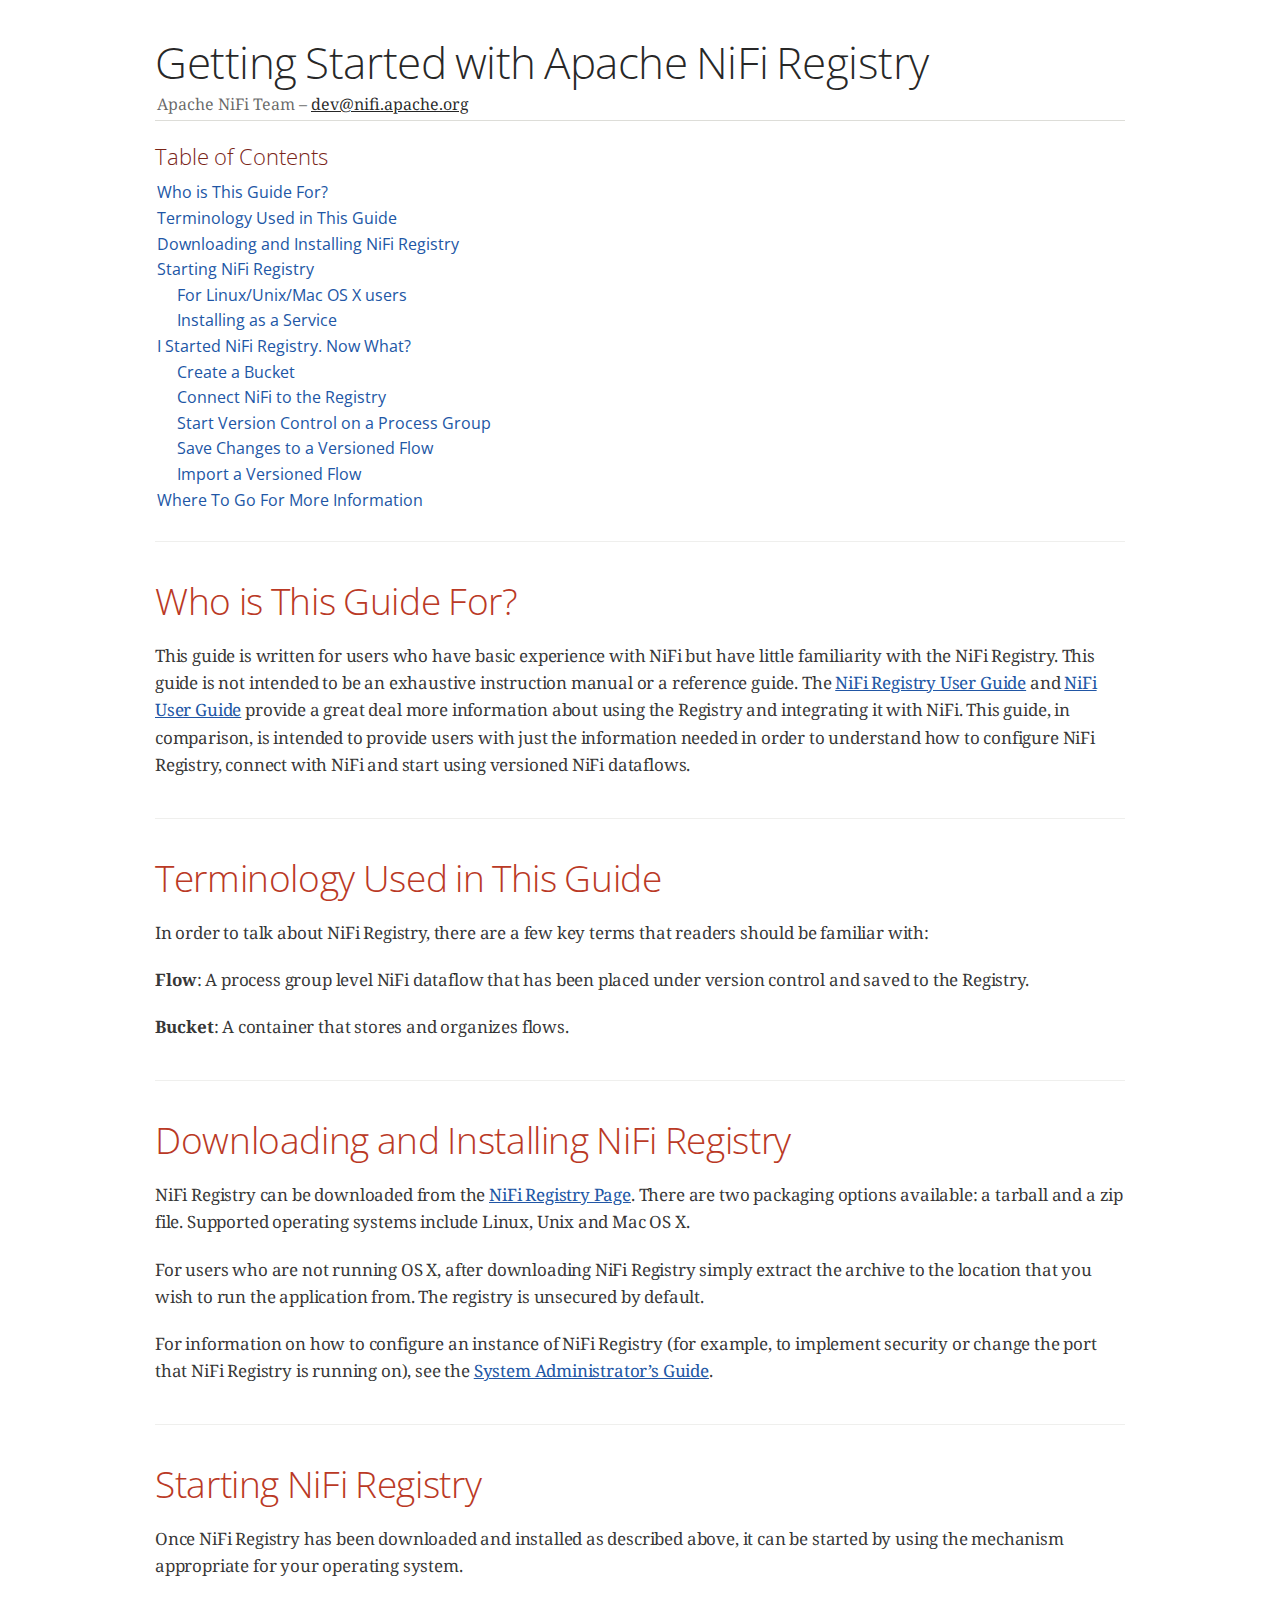
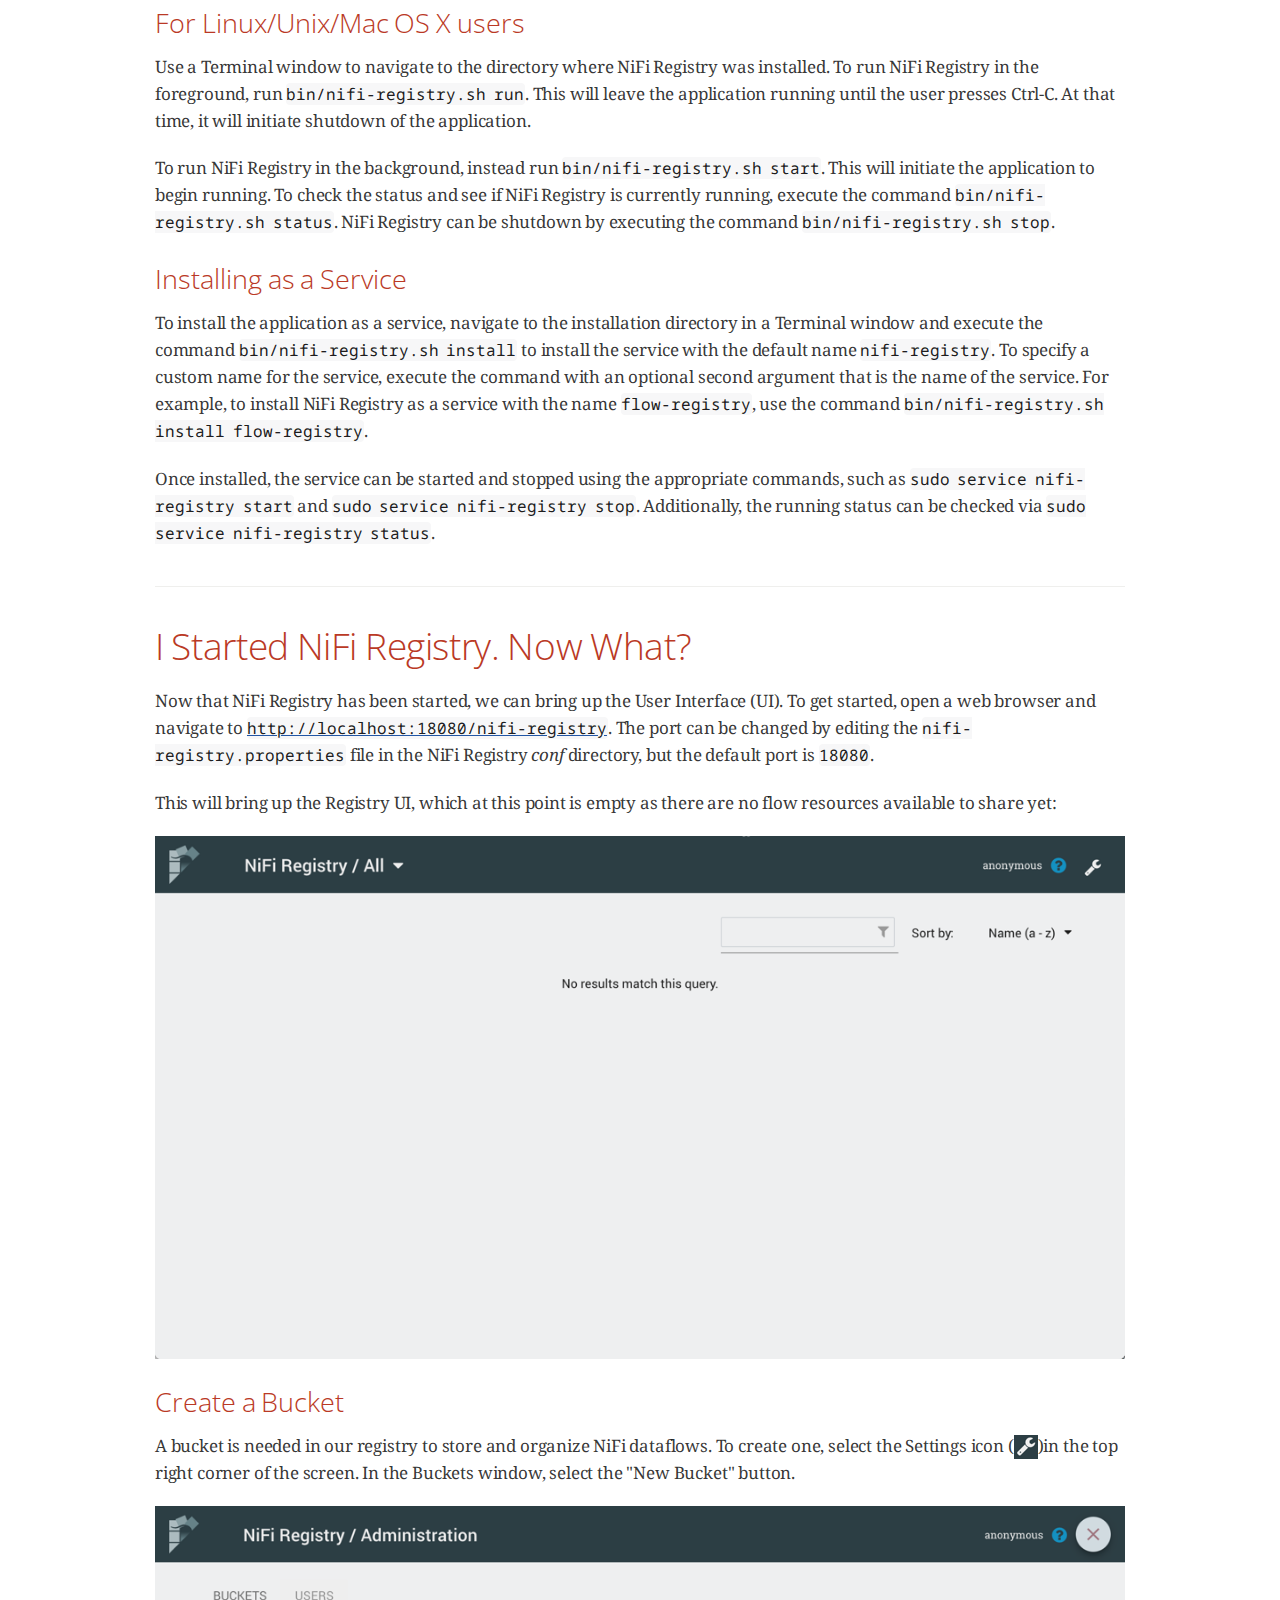
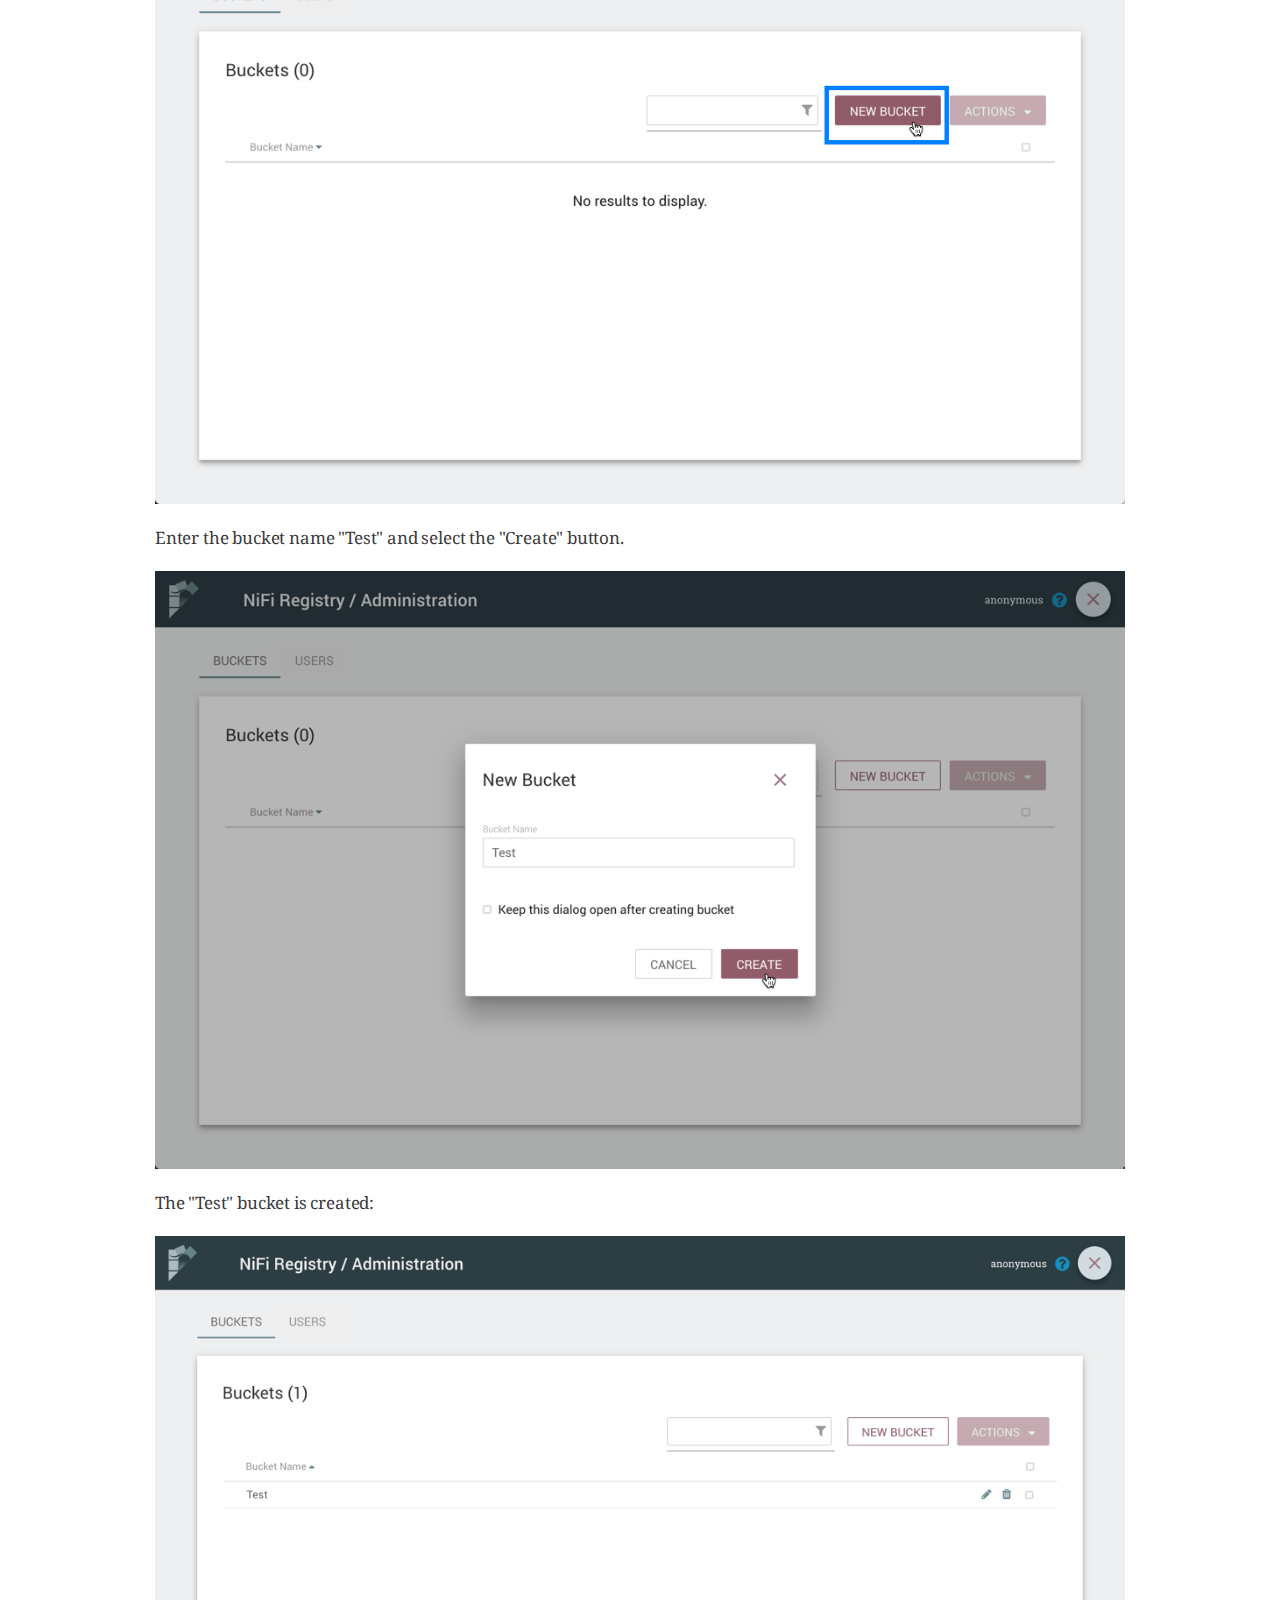
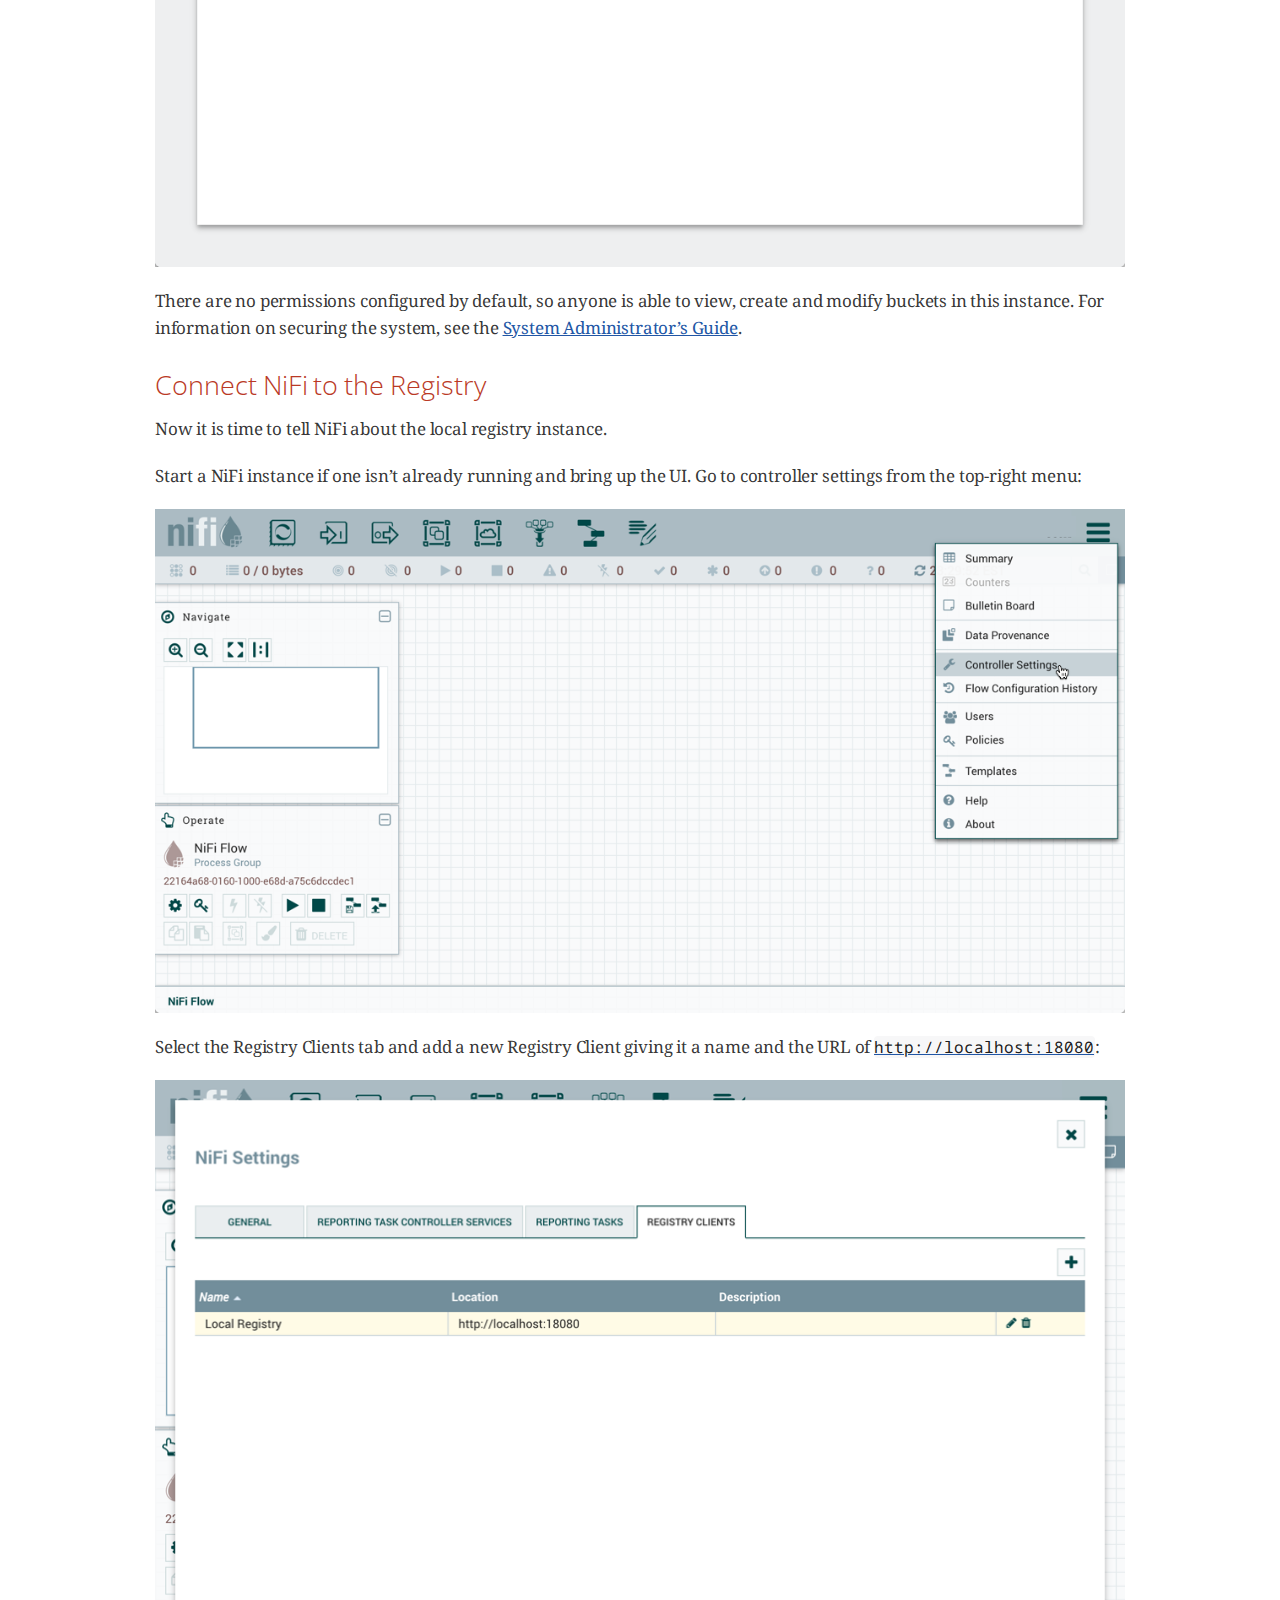
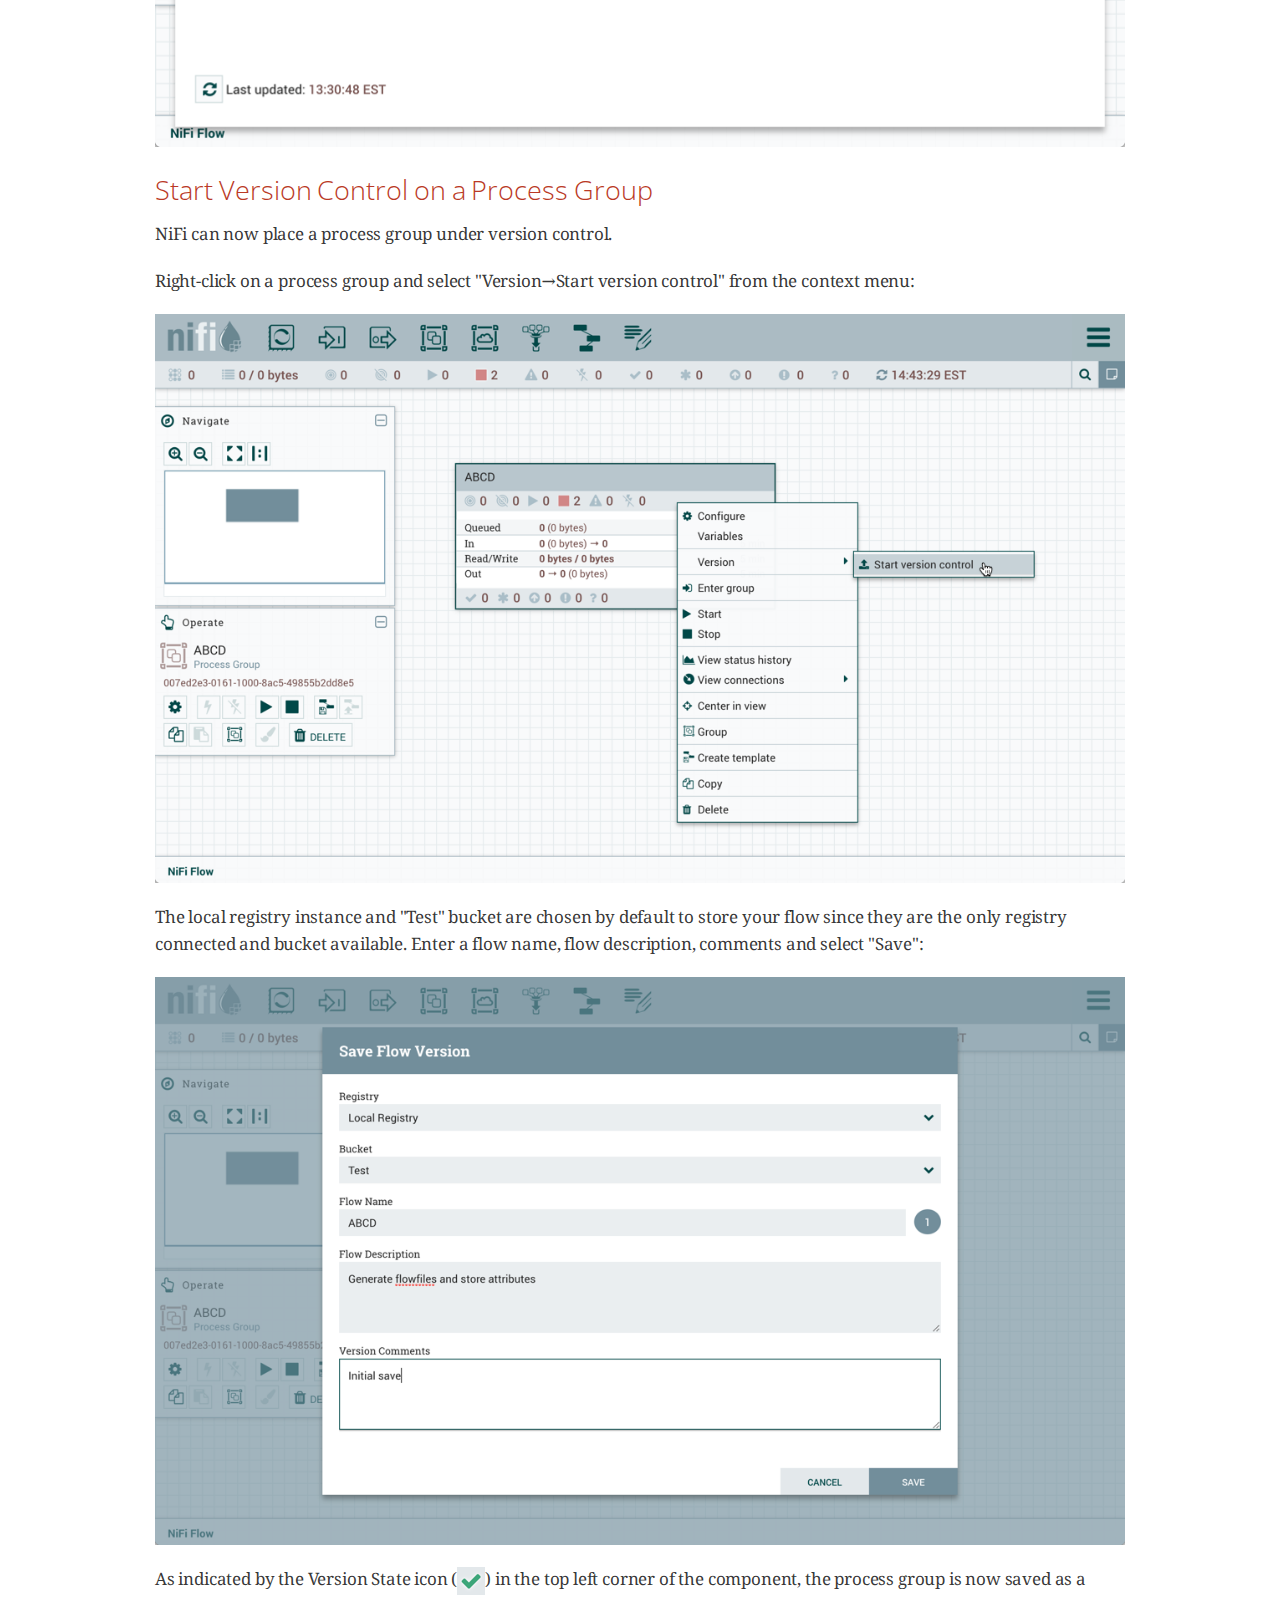
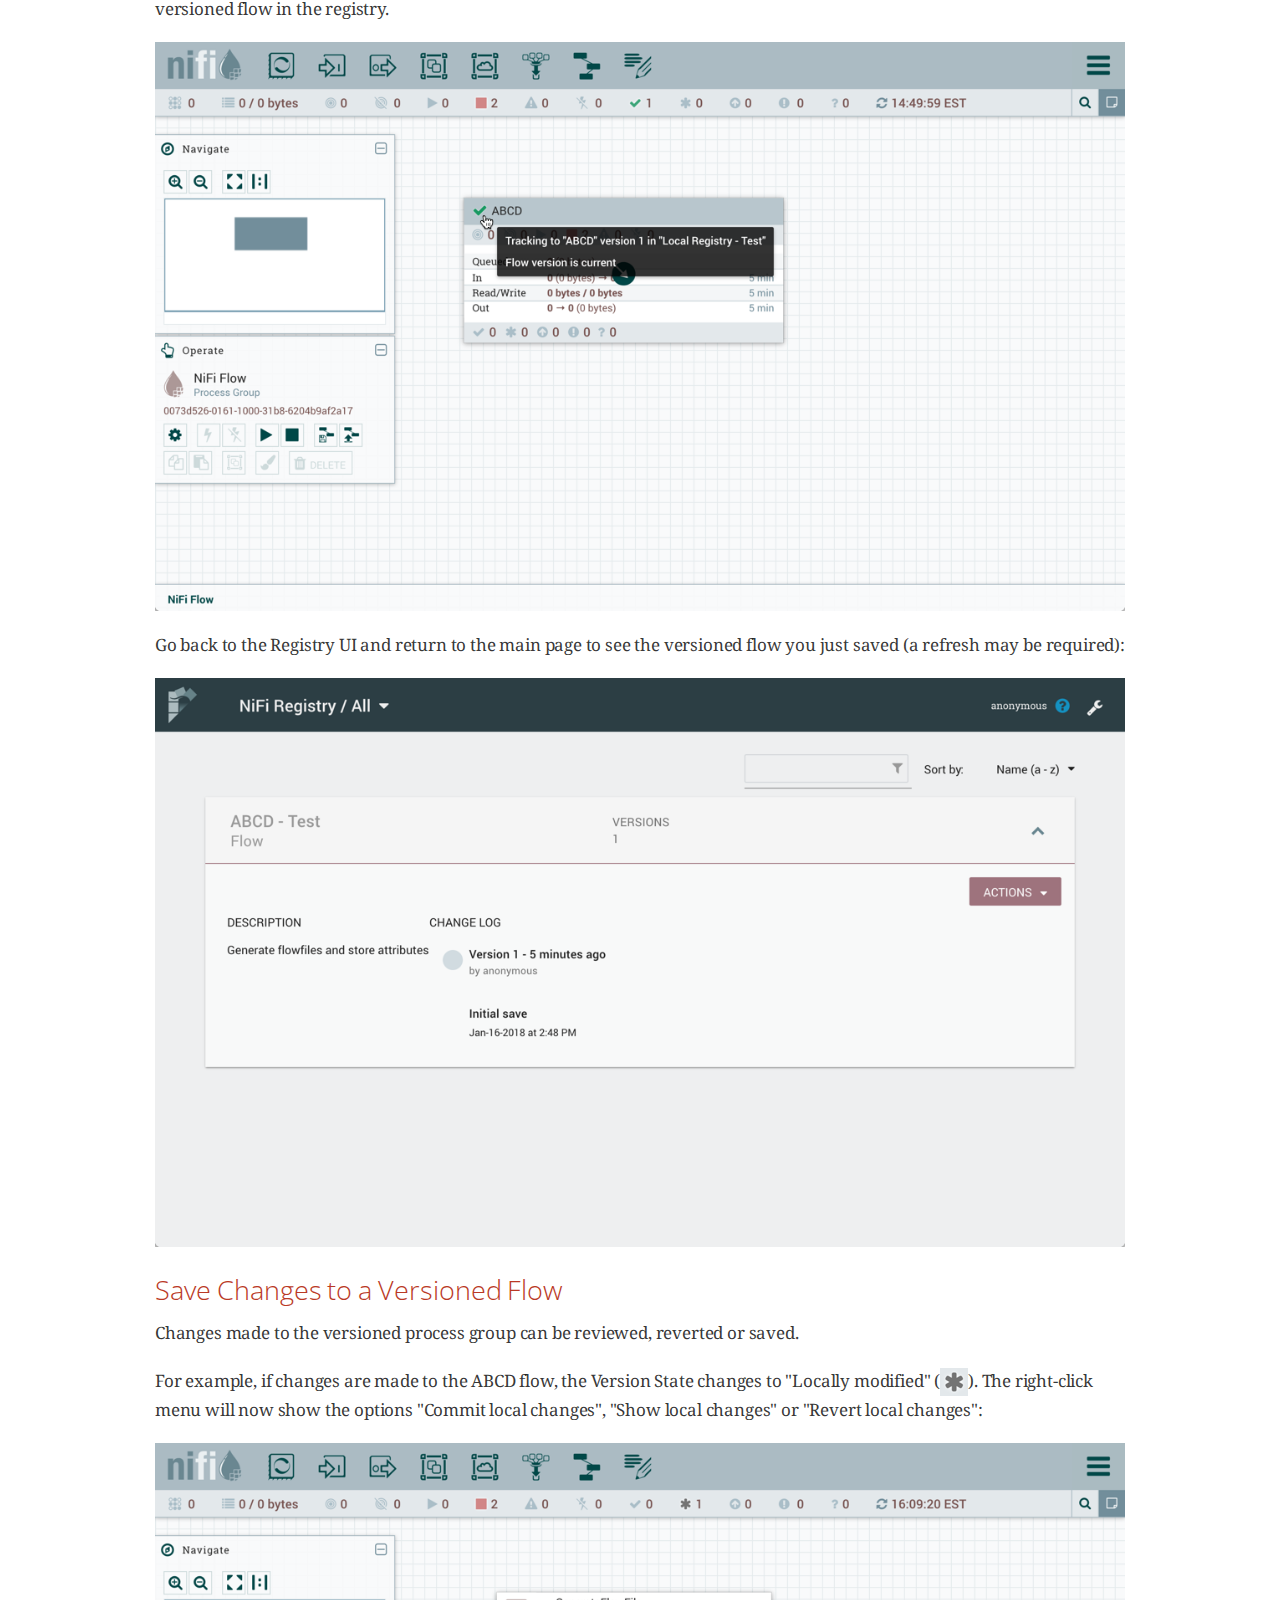
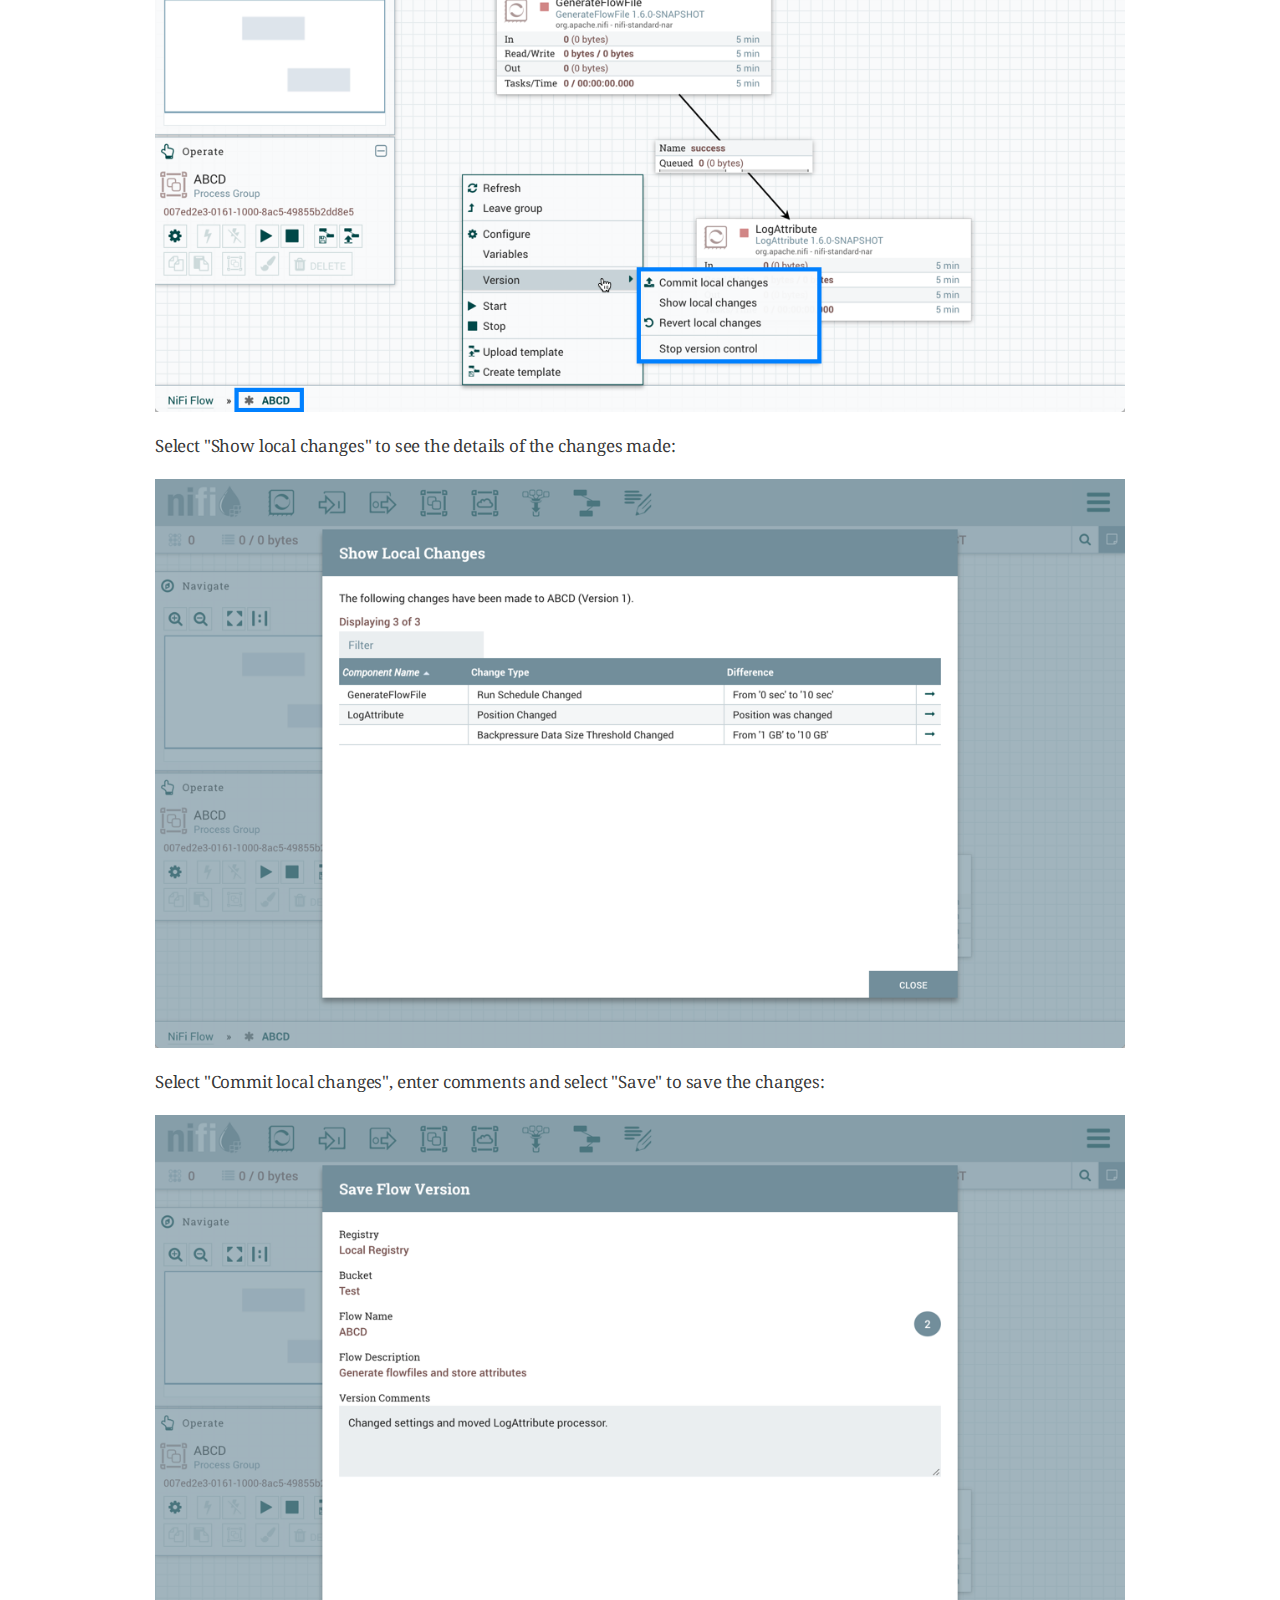
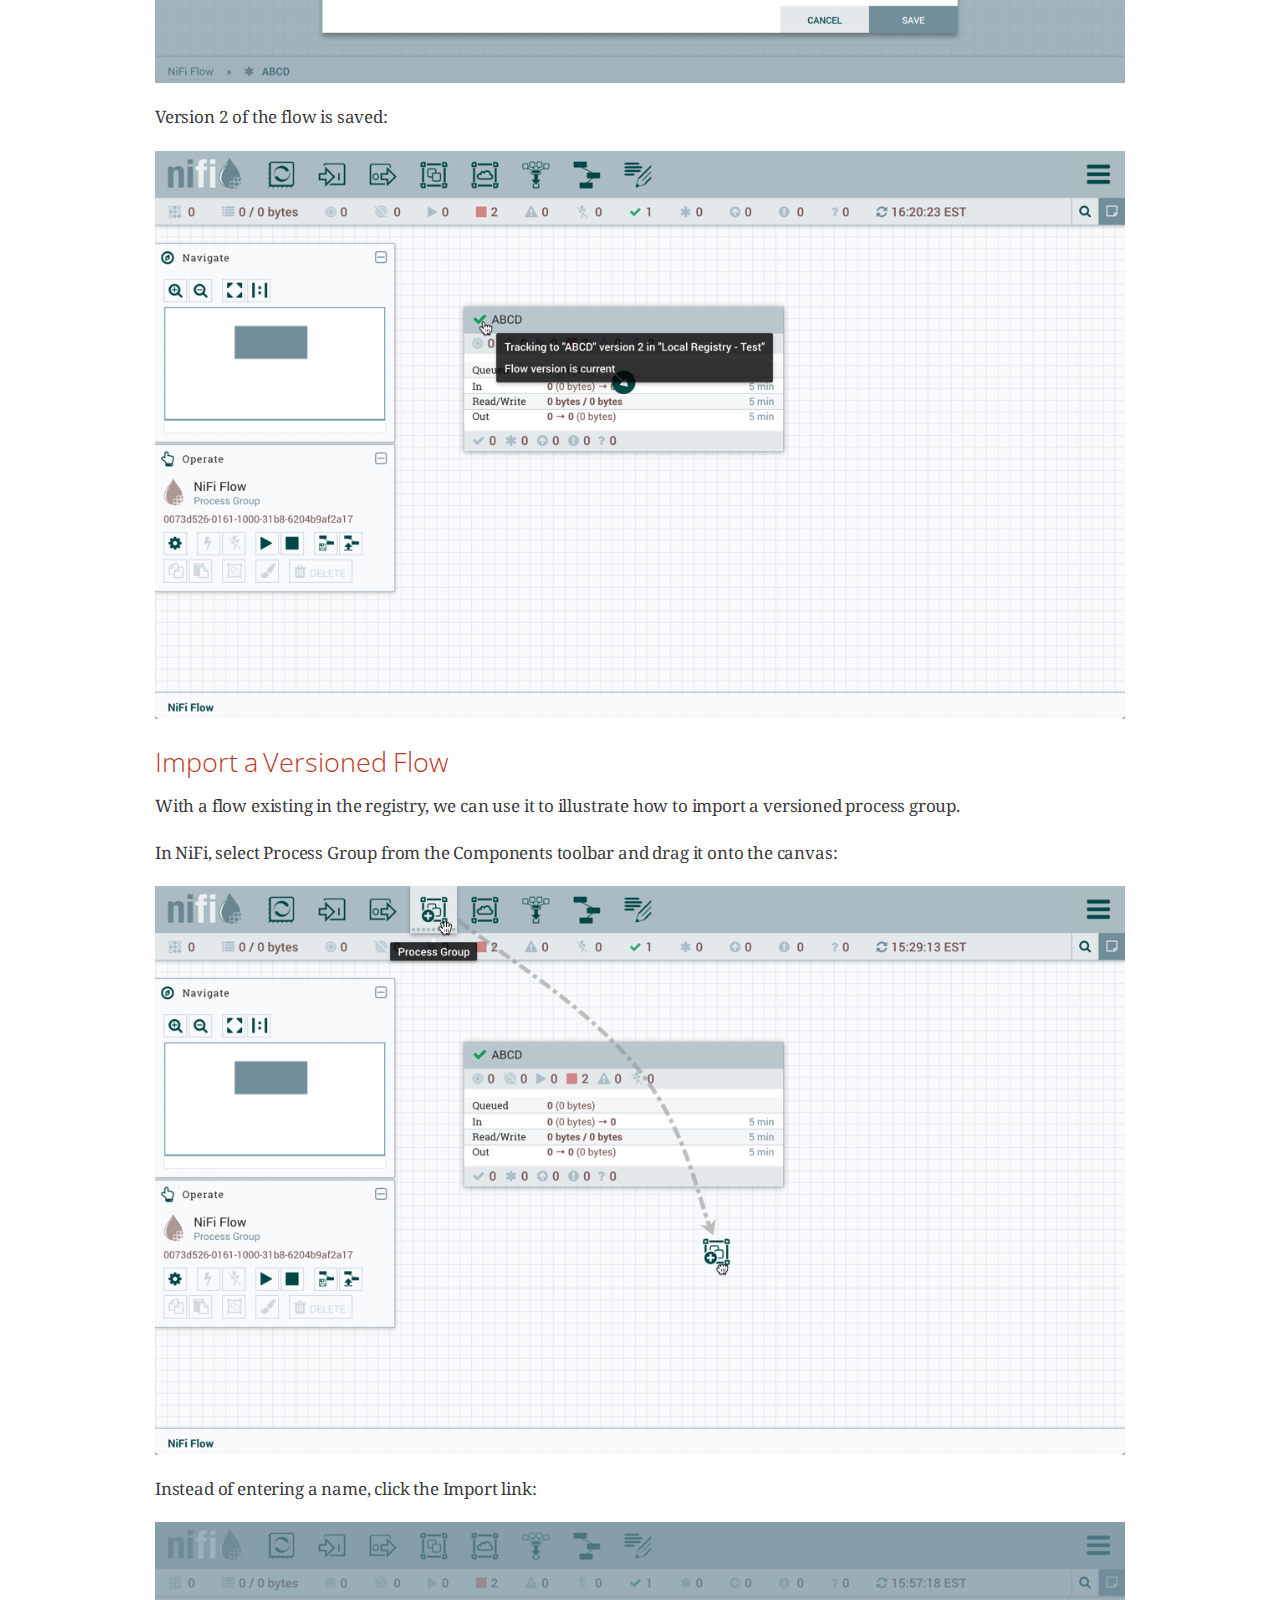
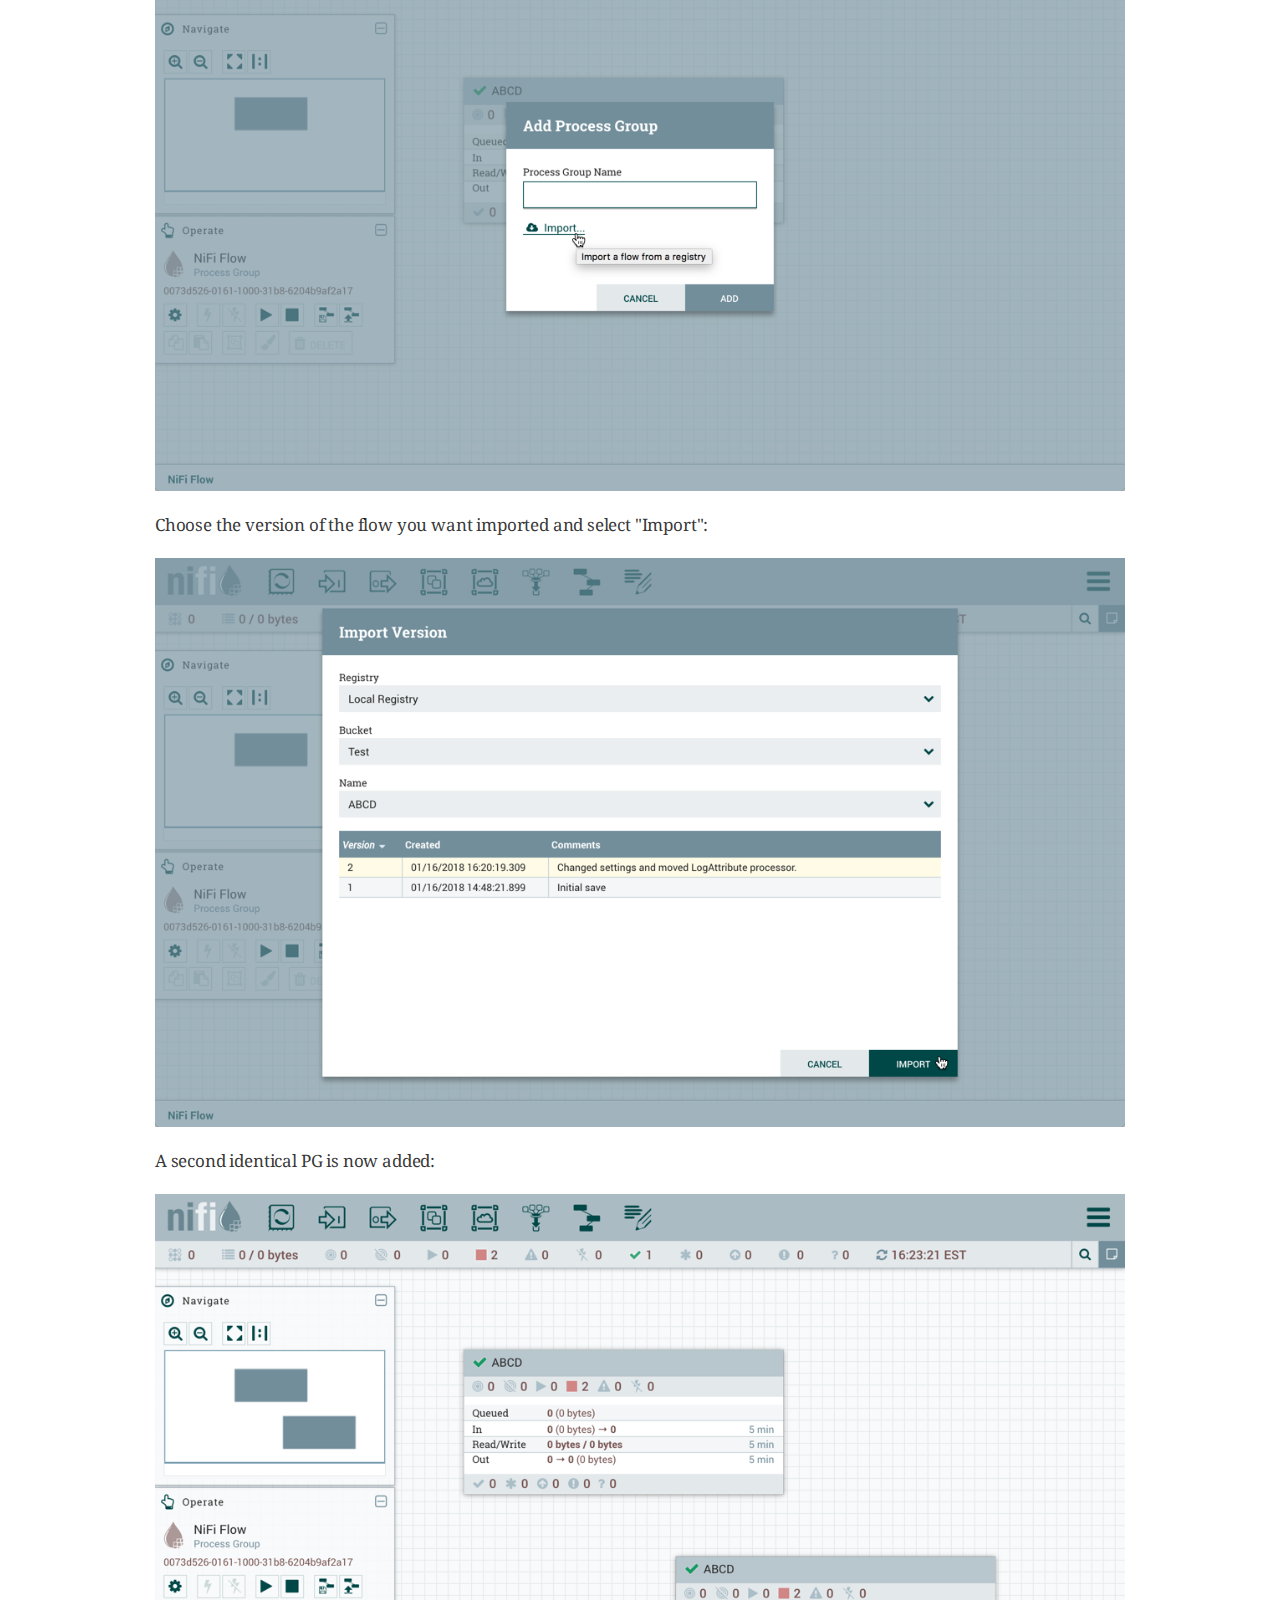
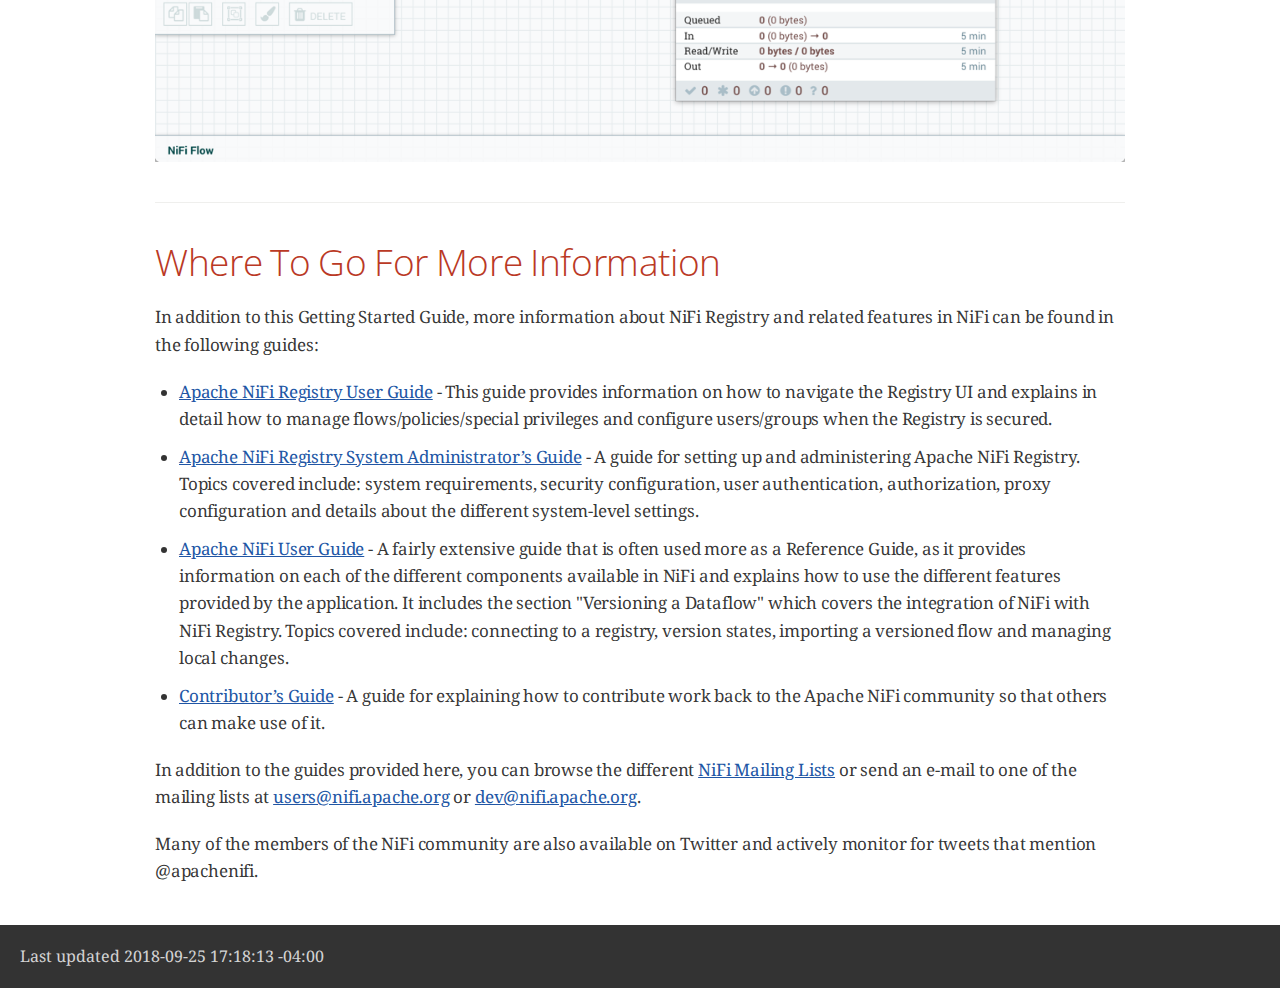
<file: docs/html/getting-started.html>
<!--
                        Licensed to the Apache Software Foundation (ASF) under one or more
                        contributor license agreements.  See the NOTICE file distributed with
                        this work for additional information regarding copyright ownership.
                        The ASF licenses this file to You under the Apache License, Version 2.0
                        (the "License"); you may not use this file except in compliance with
                        the License.  You may obtain a copy of the License at

                        http://www.apache.org/licenses/LICENSE-2.0

                        Unless required by applicable law or agreed to in writing, software
                        distributed under the License is distributed on an "AS IS" BASIS,
                        WITHOUT WARRANTIES OR CONDITIONS OF ANY KIND, either express or implied.
                        See the License for the specific language governing permissions and
                        limitations under the License.
                        -->
                        <!DOCTYPE html>
<html lang="en">
<head>
<meta charset="UTF-8">
<!--[if IE]><meta http-equiv="X-UA-Compatible" content="IE=edge"><![endif]-->
<meta name="viewport" content="width=device-width, initial-scale=1.0">
<meta name="generator" content="Asciidoctor 1.5.2">
<meta name="author" content="Apache NiFi Team">
<title>Getting Started with Apache NiFi Registry</title>
<style>
/* Asciidoctor default stylesheet | MIT License | http://asciidoctor.org */
/* Copyright (C) 2012-2015 Dan Allen, Ryan Waldron and the Asciidoctor Project

Permission is hereby granted, free of charge, to any person obtaining a copy
of this software and associated documentation files (the "Software"), to deal
in the Software without restriction, including without limitation the rights
to use, copy, modify, merge, publish, distribute, sublicense, and/or sell
copies of the Software, and to permit persons to whom the Software is
furnished to do so, subject to the following conditions:

The above copyright notice and this permission notice shall be included in
all copies or substantial portions of the Software.

THE SOFTWARE IS PROVIDED "AS IS", WITHOUT WARRANTY OF ANY KIND, EXPRESS OR
IMPLIED, INCLUDING BUT NOT LIMITED TO THE WARRANTIES OF MERCHANTABILITY,
FITNESS FOR A PARTICULAR PURPOSE AND NONINFRINGEMENT. IN NO EVENT SHALL THE
AUTHORS OR COPYRIGHT HOLDERS BE LIABLE FOR ANY CLAIM, DAMAGES OR OTHER
LIABILITY, WHETHER IN AN ACTION OF CONTRACT, TORT OR OTHERWISE, ARISING FROM,
OUT OF OR IN CONNECTION WITH THE SOFTWARE OR THE USE OR OTHER DEALINGS IN
THE SOFTWARE. */
/* Remove the comments around the @import statement below when using this as a custom stylesheet */
@import "https://fonts.googleapis.com/css?family=Open+Sans:300,300italic,400,400italic,600,600italic%7CNoto+Serif:400,400italic,700,700italic%7CDroid+Sans+Mono:400";
article,aside,details,figcaption,figure,footer,header,hgroup,main,nav,section,summary{display:block}
audio,canvas,video{display:inline-block}
audio:not([controls]){display:none;height:0}
[hidden],template{display:none}
script{display:none!important}
html{font-family:sans-serif;-ms-text-size-adjust:100%;-webkit-text-size-adjust:100%}
body{margin:0}
a{background:transparent}
a:focus{outline:thin dotted}
a:active,a:hover{outline:0}
h1{font-size:2em;margin:.67em 0}
abbr[title]{border-bottom:1px dotted}
b,strong{font-weight:bold}
dfn{font-style:italic}
hr{-moz-box-sizing:content-box;box-sizing:content-box;height:0}
mark{background:#ff0;color:#000}
code,kbd,pre,samp{font-family:monospace;font-size:1em}
pre{white-space:pre-wrap}
q{quotes:"\201C" "\201D" "\2018" "\2019"}
small{font-size:80%}
sub,sup{font-size:75%;line-height:0;position:relative;vertical-align:baseline}
sup{top:-.5em}
sub{bottom:-.25em}
img{border:0}
svg:not(:root){overflow:hidden}
figure{margin:0}
fieldset{border:1px solid silver;margin:0 2px;padding:.35em .625em .75em}
legend{border:0;padding:0}
button,input,select,textarea{font-family:inherit;font-size:100%;margin:0}
button,input{line-height:normal}
button,select{text-transform:none}
button,html input[type="button"],input[type="reset"],input[type="submit"]{-webkit-appearance:button;cursor:pointer}
button[disabled],html input[disabled]{cursor:default}
input[type="checkbox"],input[type="radio"]{box-sizing:border-box;padding:0}
input[type="search"]{-webkit-appearance:textfield;-moz-box-sizing:content-box;-webkit-box-sizing:content-box;box-sizing:content-box}
input[type="search"]::-webkit-search-cancel-button,input[type="search"]::-webkit-search-decoration{-webkit-appearance:none}
button::-moz-focus-inner,input::-moz-focus-inner{border:0;padding:0}
textarea{overflow:auto;vertical-align:top}
table{border-collapse:collapse;border-spacing:0}
*,*:before,*:after{-moz-box-sizing:border-box;-webkit-box-sizing:border-box;box-sizing:border-box}
html,body{font-size:100%}
body{background:#fff;color:rgba(0,0,0,.8);padding:0;margin:0;font-family:"Noto Serif","DejaVu Serif",serif;font-weight:400;font-style:normal;line-height:1;position:relative;cursor:auto}
a:hover{cursor:pointer}
img,object,embed{max-width:100%;height:auto}
object,embed{height:100%}
img{-ms-interpolation-mode:bicubic}
#map_canvas img,#map_canvas embed,#map_canvas object,.map_canvas img,.map_canvas embed,.map_canvas object{max-width:none!important}
.left{float:left!important}
.right{float:right!important}
.text-left{text-align:left!important}
.text-right{text-align:right!important}
.text-center{text-align:center!important}
.text-justify{text-align:justify!important}
.hide{display:none}
.antialiased,body{-webkit-font-smoothing:antialiased}
img{display:inline-block;vertical-align:middle}
textarea{height:auto;min-height:50px}
select{width:100%}
p.lead,.paragraph.lead>p,#preamble>.sectionbody>.paragraph:first-of-type p{font-size:1.21875em;line-height:1.6}
.subheader,.admonitionblock td.content>.title,.audioblock>.title,.exampleblock>.title,.imageblock>.title,.listingblock>.title,.literalblock>.title,.stemblock>.title,.openblock>.title,.paragraph>.title,.quoteblock>.title,table.tableblock>.title,.verseblock>.title,.videoblock>.title,.dlist>.title,.olist>.title,.ulist>.title,.qlist>.title,.hdlist>.title{line-height:1.45;color:#7a2518;font-weight:400;margin-top:0;margin-bottom:.25em}
div,dl,dt,dd,ul,ol,li,h1,h2,h3,#toctitle,.sidebarblock>.content>.title,h4,h5,h6,pre,form,p,blockquote,th,td{margin:0;padding:0;direction:ltr}
a{color:#2156a5;text-decoration:underline;line-height:inherit}
a:hover,a:focus{color:#1d4b8f}
a img{border:none}
p{font-family:inherit;font-weight:400;font-size:1em;line-height:1.6;margin-bottom:1.25em;text-rendering:optimizeLegibility}
p aside{font-size:.875em;line-height:1.35;font-style:italic}
h1,h2,h3,#toctitle,.sidebarblock>.content>.title,h4,h5,h6{font-family:"Open Sans","DejaVu Sans",sans-serif;font-weight:300;font-style:normal;color:#ba3925;text-rendering:optimizeLegibility;margin-top:1em;margin-bottom:.5em;line-height:1.0125em}
h1 small,h2 small,h3 small,#toctitle small,.sidebarblock>.content>.title small,h4 small,h5 small,h6 small{font-size:60%;color:#e99b8f;line-height:0}
h1{font-size:2.125em}
h2{font-size:1.6875em}
h3,#toctitle,.sidebarblock>.content>.title{font-size:1.375em}
h4,h5{font-size:1.125em}
h6{font-size:1em}
hr{border:solid #ddddd8;border-width:1px 0 0;clear:both;margin:1.25em 0 1.1875em;height:0}
em,i{font-style:italic;line-height:inherit}
strong,b{font-weight:bold;line-height:inherit}
small{font-size:60%;line-height:inherit}
code{font-family:"Droid Sans Mono","DejaVu Sans Mono",monospace;font-weight:400;color:rgba(0,0,0,.9);padding-right: 1px;}
ul,ol,dl{font-size:1em;line-height:1.6;margin-bottom:1.25em;list-style-position:outside;font-family:inherit}
ul,ol,ul.no-bullet,ol.no-bullet{margin-left:1.5em}
ul li ul,ul li ol{margin-left:1.25em;margin-bottom:0;font-size:1em}
ul.square li ul,ul.circle li ul,ul.disc li ul{list-style:inherit}
ul.square{list-style-type:square}
ul.circle{list-style-type:circle}
ul.disc{list-style-type:disc}
ul.no-bullet{list-style:none}
ol li ul,ol li ol{margin-left:1.25em;margin-bottom:0}
dl dt{margin-bottom:.3125em;font-weight:bold}
dl dd{margin-bottom:1.25em}
abbr,acronym{text-transform:uppercase;font-size:90%;color:rgba(0,0,0,.8);border-bottom:1px dotted #ddd;cursor:help}
abbr{text-transform:none}
blockquote{margin:0 0 1.25em;padding:.5625em 1.25em 0 1.1875em;border-left:1px solid #ddd}
blockquote cite{display:block;font-size:.9375em;color:rgba(0,0,0,.6)}
blockquote cite:before{content:"\2014 \0020"}
blockquote cite a,blockquote cite a:visited{color:rgba(0,0,0,.6)}
blockquote,blockquote p{line-height:1.6;color:rgba(0,0,0,.85)}
@media only screen and (min-width:768px){h1,h2,h3,#toctitle,.sidebarblock>.content>.title,h4,h5,h6{line-height:1.2}
h1{font-size:2.75em}
h2{font-size:2.3125em}
h3,#toctitle,.sidebarblock>.content>.title{font-size:1.6875em}
h4{font-size:1.4375em}}table{background:#fff;margin-bottom:1.25em;border:solid 1px #dedede}
table thead,table tfoot{background:#f7f8f7;font-weight:bold}
table thead tr th,table thead tr td,table tfoot tr th,table tfoot tr td{padding:.5em .625em .625em;font-size:inherit;color:rgba(0,0,0,.8);text-align:left}
table tr th,table tr td{padding:.5625em .625em;font-size:inherit;color:rgba(0,0,0,.8)}
table tr.even,table tr.alt,table tr:nth-of-type(even){background:#f8f8f7}
table thead tr th,table tfoot tr th,table tbody tr td,table tr td,table tfoot tr td{display:table-cell;line-height:1.6}
h1,h2,h3,#toctitle,.sidebarblock>.content>.title,h4,h5,h6{line-height:1.2;word-spacing:-.05em}
h1 strong,h2 strong,h3 strong,#toctitle strong,.sidebarblock>.content>.title strong,h4 strong,h5 strong,h6 strong{font-weight:400}
.clearfix:before,.clearfix:after,.float-group:before,.float-group:after{content:" ";display:table}
.clearfix:after,.float-group:after{clear:both}
*:not(pre)>code{font-size:.9375em;font-style:normal!important;letter-spacing:0;word-spacing:-.15em;background-color:#f7f7f8;-webkit-border-radius:4px;border-radius:4px;line-height:1.45;text-rendering:optimizeSpeed}
pre,pre>code{line-height:1.45;color:rgba(0,0,0,.9);font-family:"Droid Sans Mono","DejaVu Sans Mono",monospace;font-weight:400;text-rendering:optimizeSpeed}
.keyseq{color:rgba(51,51,51,.8)}
kbd{display:inline-block;color:rgba(0,0,0,.8);font-size:.75em;line-height:1.4;background-color:#f7f7f7;border:1px solid #ccc;-webkit-border-radius:3px;border-radius:3px;-webkit-box-shadow:0 1px 0 rgba(0,0,0,.2),0 0 0 .1em white inset;box-shadow:0 1px 0 rgba(0,0,0,.2),0 0 0 .1em #fff inset;margin:-.15em .15em 0 .15em;padding:.2em .6em .2em .5em;vertical-align:middle;white-space:nowrap}
.keyseq kbd:first-child{margin-left:0}
.keyseq kbd:last-child{margin-right:0}
.menuseq,.menu{color:rgba(0,0,0,.8)}
b.button:before,b.button:after{position:relative;top:-1px;font-weight:400}
b.button:before{content:"[";padding:0 3px 0 2px}
b.button:after{content:"]";padding:0 2px 0 3px}
p a>code:hover{color:rgba(0,0,0,.9)}
#header,#content,#footnotes,#footer{width:100%;margin-left:auto;margin-right:auto;margin-top:0;margin-bottom:0;max-width:62.5em;*zoom:1;position:relative;padding-left:.9375em;padding-right:.9375em}
#header:before,#header:after,#content:before,#content:after,#footnotes:before,#footnotes:after,#footer:before,#footer:after{content:" ";display:table}
#header:after,#content:after,#footnotes:after,#footer:after{clear:both}
#content{margin-top:1.25em}
#content:before{content:none}
#header>h1:first-child{color:rgba(0,0,0,.85);margin-top:2.25rem;margin-bottom:0}
#header>h1:first-child+#toc{margin-top:8px;border-top:1px solid #ddddd8}
#header>h1:only-child,body.toc2 #header>h1:nth-last-child(2){border-bottom:1px solid #ddddd8;padding-bottom:8px}
#header .details{border-bottom:1px solid #ddddd8;line-height:1.45;padding-top:.25em;padding-bottom:.25em;padding-left:.25em;color:rgba(0,0,0,.6);display:-ms-flexbox;display:-webkit-flex;display:flex;-ms-flex-flow:row wrap;-webkit-flex-flow:row wrap;flex-flow:row wrap}
#header .details span:first-child{margin-left:-.125em}
#header .details span.email a{color:rgba(0,0,0,.85)}
#header .details br{display:none}
#header .details br+span:before{content:"\00a0\2013\00a0"}
#header .details br+span.author:before{content:"\00a0\22c5\00a0";color:rgba(0,0,0,.85)}
#header .details br+span#revremark:before{content:"\00a0|\00a0"}
#header #revnumber{text-transform:capitalize}
#header #revnumber:after{content:"\00a0"}
#content>h1:first-child:not([class]){color:rgba(0,0,0,.85);border-bottom:1px solid #ddddd8;padding-bottom:8px;margin-top:0;padding-top:1rem;margin-bottom:1.25rem}
#toc{border-bottom:1px solid #efefed;padding-bottom:.5em}
#toc>ul{margin-left:.125em}
#toc ul.sectlevel0>li>a{font-style:italic}
#toc ul.sectlevel0 ul.sectlevel1{margin:.5em 0}
#toc ul{font-family:"Open Sans","DejaVu Sans",sans-serif;list-style-type:none}
#toc a{text-decoration:none}
#toc a:active{text-decoration:underline}
#toctitle{color:#7a2518;font-size:1.2em}
@media only screen and (min-width:768px){#toctitle{font-size:1.375em}
body.toc2{padding-left:15em;padding-right:0}
#toc.toc2{margin-top:0!important;background-color:#f8f8f7;position:fixed;width:15em;left:0;top:0;border-right:1px solid #efefed;border-top-width:0!important;border-bottom-width:0!important;z-index:1000;padding:1.25em 1em;height:100%;overflow:auto}
#toc.toc2 #toctitle{margin-top:0;font-size:1.2em}
#toc.toc2>ul{font-size:.9em;margin-bottom:0}
#toc.toc2 ul ul{margin-left:0;padding-left:1em}
#toc.toc2 ul.sectlevel0 ul.sectlevel1{padding-left:0;margin-top:.5em;margin-bottom:.5em}
body.toc2.toc-right{padding-left:0;padding-right:15em}
body.toc2.toc-right #toc.toc2{border-right-width:0;border-left:1px solid #efefed;left:auto;right:0}}@media only screen and (min-width:1280px){body.toc2{padding-left:20em;padding-right:0}
#toc.toc2{width:20em}
#toc.toc2 #toctitle{font-size:1.375em}
#toc.toc2>ul{font-size:.95em}
#toc.toc2 ul ul{padding-left:1.25em}
body.toc2.toc-right{padding-left:0;padding-right:20em}}#content #toc{border-style:solid;border-width:1px;border-color:#e0e0dc;margin-bottom:1.25em;padding:1.25em;background:#f8f8f7;-webkit-border-radius:4px;border-radius:4px}
#content #toc>:first-child{margin-top:0}
#content #toc>:last-child{margin-bottom:0}
#footer{max-width:100%;background-color:rgba(0,0,0,.8);padding:1.25em}
#footer-text{color:rgba(255,255,255,.8);line-height:1.44}
.sect1{padding-bottom:.625em}
@media only screen and (min-width:768px){.sect1{padding-bottom:1.25em}}.sect1+.sect1{border-top:1px solid #efefed}
#content h1>a.anchor,h2>a.anchor,h3>a.anchor,#toctitle>a.anchor,.sidebarblock>.content>.title>a.anchor,h4>a.anchor,h5>a.anchor,h6>a.anchor{position:absolute;z-index:1001;width:1.5ex;margin-left:-1.5ex;display:block;text-decoration:none!important;visibility:hidden;text-align:center;font-weight:400}
#content h1>a.anchor:before,h2>a.anchor:before,h3>a.anchor:before,#toctitle>a.anchor:before,.sidebarblock>.content>.title>a.anchor:before,h4>a.anchor:before,h5>a.anchor:before,h6>a.anchor:before{content:"\00A7";font-size:.85em;display:block;padding-top:.1em}
#content h1:hover>a.anchor,#content h1>a.anchor:hover,h2:hover>a.anchor,h2>a.anchor:hover,h3:hover>a.anchor,#toctitle:hover>a.anchor,.sidebarblock>.content>.title:hover>a.anchor,h3>a.anchor:hover,#toctitle>a.anchor:hover,.sidebarblock>.content>.title>a.anchor:hover,h4:hover>a.anchor,h4>a.anchor:hover,h5:hover>a.anchor,h5>a.anchor:hover,h6:hover>a.anchor,h6>a.anchor:hover{visibility:visible}
#content h1>a.link,h2>a.link,h3>a.link,#toctitle>a.link,.sidebarblock>.content>.title>a.link,h4>a.link,h5>a.link,h6>a.link{color:#ba3925;text-decoration:none}
#content h1>a.link:hover,h2>a.link:hover,h3>a.link:hover,#toctitle>a.link:hover,.sidebarblock>.content>.title>a.link:hover,h4>a.link:hover,h5>a.link:hover,h6>a.link:hover{color:#a53221}
.audioblock,.imageblock,.literalblock,.listingblock,.stemblock,.videoblock{margin-bottom:1.25em}
.admonitionblock td.content>.title,.audioblock>.title,.exampleblock>.title,.imageblock>.title,.listingblock>.title,.literalblock>.title,.stemblock>.title,.openblock>.title,.paragraph>.title,.quoteblock>.title,table.tableblock>.title,.verseblock>.title,.videoblock>.title,.dlist>.title,.olist>.title,.ulist>.title,.qlist>.title,.hdlist>.title{text-rendering:optimizeLegibility;text-align:left;font-family:"Noto Serif","DejaVu Serif",serif;font-size:1rem;font-style:italic}
table.tableblock>caption.title{white-space:nowrap;overflow:visible;max-width:0}
.paragraph.lead>p,#preamble>.sectionbody>.paragraph:first-of-type p{color:rgba(0,0,0,.85)}
table.tableblock #preamble>.sectionbody>.paragraph:first-of-type p{font-size:inherit}
.admonitionblock>table{border-collapse:separate;border:0;background:none;width:100%}
.admonitionblock>table td.icon{text-align:center;width:80px}
.admonitionblock>table td.icon img{max-width:none}
.admonitionblock>table td.icon .title{font-weight:bold;font-family:"Open Sans","DejaVu Sans",sans-serif;text-transform:uppercase}
.admonitionblock>table td.content{padding-left:1.125em;padding-right:1.25em;border-left:1px solid #ddddd8;color:rgba(0,0,0,.6)}
.admonitionblock>table td.content>:last-child>:last-child{margin-bottom:0}
.exampleblock>.content{border-style:solid;border-width:1px;border-color:#e6e6e6;margin-bottom:1.25em;padding:1.25em;background:#fff;-webkit-border-radius:4px;border-radius:4px}
.exampleblock>.content>:first-child{margin-top:0}
.exampleblock>.content>:last-child{margin-bottom:0}
.sidebarblock{border-style:solid;border-width:1px;border-color:#e0e0dc;margin-bottom:1.25em;padding:1.25em;background:#f8f8f7;-webkit-border-radius:4px;border-radius:4px}
.sidebarblock>:first-child{margin-top:0}
.sidebarblock>:last-child{margin-bottom:0}
.sidebarblock>.content>.title{color:#7a2518;margin-top:0;text-align:center}
.exampleblock>.content>:last-child>:last-child,.exampleblock>.content .olist>ol>li:last-child>:last-child,.exampleblock>.content .ulist>ul>li:last-child>:last-child,.exampleblock>.content .qlist>ol>li:last-child>:last-child,.sidebarblock>.content>:last-child>:last-child,.sidebarblock>.content .olist>ol>li:last-child>:last-child,.sidebarblock>.content .ulist>ul>li:last-child>:last-child,.sidebarblock>.content .qlist>ol>li:last-child>:last-child{margin-bottom:0}
.literalblock pre,.listingblock pre:not(.highlight),.listingblock pre[class="highlight"],.listingblock pre[class^="highlight "],.listingblock pre.CodeRay,.listingblock pre.prettyprint{background:#f7f7f8}
.sidebarblock .literalblock pre,.sidebarblock .listingblock pre:not(.highlight),.sidebarblock .listingblock pre[class="highlight"],.sidebarblock .listingblock pre[class^="highlight "],.sidebarblock .listingblock pre.CodeRay,.sidebarblock .listingblock pre.prettyprint{background:#f2f1f1}
.literalblock pre,.literalblock pre[class],.listingblock pre,.listingblock pre[class]{-webkit-border-radius:4px;border-radius:4px;word-wrap:break-word;padding:1em;font-size:.8125em}
.literalblock pre.nowrap,.literalblock pre[class].nowrap,.listingblock pre.nowrap,.listingblock pre[class].nowrap{overflow-x:auto;white-space:pre;word-wrap:normal}
@media only screen and (min-width:768px){.literalblock pre,.literalblock pre[class],.listingblock pre,.listingblock pre[class]{font-size:.90625em}}@media only screen and (min-width:1280px){.literalblock pre,.literalblock pre[class],.listingblock pre,.listingblock pre[class]{font-size:1em}}.literalblock.output pre{color:#f7f7f8;background-color:rgba(0,0,0,.9)}
.listingblock pre.highlightjs{padding:0}
.listingblock pre.highlightjs>code{padding:1em;-webkit-border-radius:4px;border-radius:4px}
.listingblock pre.prettyprint{border-width:0}
.listingblock>.content{position:relative}
.listingblock code[data-lang]:before{display:none;content:attr(data-lang);position:absolute;font-size:.75em;top:.425rem;right:.5rem;line-height:1;text-transform:uppercase;color:#999}
.listingblock:hover code[data-lang]:before{display:block}
.listingblock.terminal pre .command:before{content:attr(data-prompt);padding-right:.5em;color:#999}
.listingblock.terminal pre .command:not([data-prompt]):before{content:"$"}
table.pyhltable{border-collapse:separate;border:0;margin-bottom:0;background:none}
table.pyhltable td{vertical-align:top;padding-top:0;padding-bottom:0}
table.pyhltable td.code{padding-left:.75em;padding-right:0}
pre.pygments .lineno,table.pyhltable td:not(.code){color:#999;padding-left:0;padding-right:.5em;border-right:1px solid #ddddd8}
pre.pygments .lineno{display:inline-block;margin-right:.25em}
table.pyhltable .linenodiv{background:none!important;padding-right:0!important}
.quoteblock{margin:0 1em 1.25em 1.5em;display:table}
.quoteblock>.title{margin-left:-1.5em;margin-bottom:.75em}
.quoteblock blockquote,.quoteblock blockquote p{color:rgba(0,0,0,.85);font-size:1.15rem;line-height:1.75;word-spacing:.1em;letter-spacing:0;font-style:italic;text-align:justify}
.quoteblock blockquote{margin:0;padding:0;border:0}
.quoteblock blockquote:before{content:"\201c";float:left;font-size:2.75em;font-weight:bold;line-height:.6em;margin-left:-.6em;color:#7a2518;text-shadow:0 1px 2px rgba(0,0,0,.1)}
.quoteblock blockquote>.paragraph:last-child p{margin-bottom:0}
.quoteblock .attribution{margin-top:.5em;margin-right:.5ex;text-align:right}
.quoteblock .quoteblock{margin-left:0;margin-right:0;padding:.5em 0;border-left:3px solid rgba(0,0,0,.6)}
.quoteblock .quoteblock blockquote{padding:0 0 0 .75em}
.quoteblock .quoteblock blockquote:before{display:none}
.verseblock{margin:0 1em 1.25em 1em}
.verseblock pre{font-family:"Open Sans","DejaVu Sans",sans;font-size:1.15rem;color:rgba(0,0,0,.85);font-weight:300;text-rendering:optimizeLegibility}
.verseblock pre strong{font-weight:400}
.verseblock .attribution{margin-top:1.25rem;margin-left:.5ex}
.quoteblock .attribution,.verseblock .attribution{font-size:.9375em;line-height:1.45;font-style:italic}
.quoteblock .attribution br,.verseblock .attribution br{display:none}
.quoteblock .attribution cite,.verseblock .attribution cite{display:block;letter-spacing:-.05em;color:rgba(0,0,0,.6)}
.quoteblock.abstract{margin:0 0 1.25em 0;display:block}
.quoteblock.abstract blockquote,.quoteblock.abstract blockquote p{text-align:left;word-spacing:0}
.quoteblock.abstract blockquote:before,.quoteblock.abstract blockquote p:first-of-type:before{display:none}
table.tableblock{max-width:100%;border-collapse:separate}
table.tableblock td>.paragraph:last-child p>p:last-child,table.tableblock th>p:last-child,table.tableblock td>p:last-child{margin-bottom:0}
table.spread{width:100%}
table.tableblock,th.tableblock,td.tableblock{border:0 solid #dedede}
table.grid-all th.tableblock,table.grid-all td.tableblock{border-width:0 1px 1px 0}
table.grid-all tfoot>tr>th.tableblock,table.grid-all tfoot>tr>td.tableblock{border-width:1px 1px 0 0}
table.grid-cols th.tableblock,table.grid-cols td.tableblock{border-width:0 1px 0 0}
table.grid-all *>tr>.tableblock:last-child,table.grid-cols *>tr>.tableblock:last-child{border-right-width:0}
table.grid-rows th.tableblock,table.grid-rows td.tableblock{border-width:0 0 1px 0}
table.grid-all tbody>tr:last-child>th.tableblock,table.grid-all tbody>tr:last-child>td.tableblock,table.grid-all thead:last-child>tr>th.tableblock,table.grid-rows tbody>tr:last-child>th.tableblock,table.grid-rows tbody>tr:last-child>td.tableblock,table.grid-rows thead:last-child>tr>th.tableblock{border-bottom-width:0}
table.grid-rows tfoot>tr>th.tableblock,table.grid-rows tfoot>tr>td.tableblock{border-width:1px 0 0 0}
table.frame-all{border-width:1px}
table.frame-sides{border-width:0 1px}
table.frame-topbot{border-width:1px 0}
th.halign-left,td.halign-left{text-align:left}
th.halign-right,td.halign-right{text-align:right}
th.halign-center,td.halign-center{text-align:center}
th.valign-top,td.valign-top{vertical-align:top}
th.valign-bottom,td.valign-bottom{vertical-align:bottom}
th.valign-middle,td.valign-middle{vertical-align:middle}
table thead th,table tfoot th{font-weight:bold}
tbody tr th{display:table-cell;line-height:1.6;background:#f7f8f7}
tbody tr th,tbody tr th p,tfoot tr th,tfoot tr th p{color:rgba(0,0,0,.8);font-weight:bold}
p.tableblock>code:only-child{background:none;padding:0}
p.tableblock{font-size:1em}
td>div.verse{white-space:pre}
ol{margin-left:1.75em}
ul li ol{margin-left:1.5em}
dl dd{margin-left:1.125em}
dl dd:last-child,dl dd:last-child>:last-child{margin-bottom:0}
ol>li p,ul>li p,ul dd,ol dd,.olist .olist,.ulist .ulist,.ulist .olist,.olist .ulist{margin-bottom:.625em}
ul.unstyled,ol.unnumbered,ul.checklist,ul.none{list-style-type:none}
ul.unstyled,ol.unnumbered,ul.checklist{margin-left:.625em}
ul.checklist li>p:first-child>.fa-square-o:first-child,ul.checklist li>p:first-child>.fa-check-square-o:first-child{width:1em;font-size:.85em}
ul.checklist li>p:first-child>input[type="checkbox"]:first-child{width:1em;position:relative;top:1px}
ul.inline{margin:0 auto .625em auto;margin-left:-1.375em;margin-right:0;padding:0;list-style:none;overflow:hidden}
ul.inline>li{list-style:none;float:left;margin-left:1.375em;display:block}
ul.inline>li>*{display:block}
.unstyled dl dt{font-weight:400;font-style:normal}
ol.arabic{list-style-type:decimal}
ol.decimal{list-style-type:decimal-leading-zero}
ol.loweralpha{list-style-type:lower-alpha}
ol.upperalpha{list-style-type:upper-alpha}
ol.lowerroman{list-style-type:lower-roman}
ol.upperroman{list-style-type:upper-roman}
ol.lowergreek{list-style-type:lower-greek}
.hdlist>table,.colist>table{border:0;background:none}
.hdlist>table>tbody>tr,.colist>table>tbody>tr{background:none}
td.hdlist1{padding-right:.75em;font-weight:bold}
td.hdlist1,td.hdlist2{vertical-align:top}
.literalblock+.colist,.listingblock+.colist{margin-top:-.5em}
.colist>table tr>td:first-of-type{padding:0 .75em;line-height:1}
.colist>table tr>td:last-of-type{padding:.25em 0}
.thumb,.th{line-height:0;display:inline-block;border:solid 4px #fff;-webkit-box-shadow:0 0 0 1px #ddd;box-shadow:0 0 0 1px #ddd}
.imageblock.left,.imageblock[style*="float: left"]{margin:.25em .625em 1.25em 0}
.imageblock.right,.imageblock[style*="float: right"]{margin:.25em 0 1.25em .625em}
.imageblock>.title{margin-bottom:0}
.imageblock.thumb,.imageblock.th{border-width:6px}
.imageblock.thumb>.title,.imageblock.th>.title{padding:0 .125em}
.image.left,.image.right{margin-top:.25em;margin-bottom:.25em;display:inline-block;line-height:0}
.image.left{margin-right:.625em}
.image.right{margin-left:.625em}
a.image{text-decoration:none}
span.footnote,span.footnoteref{vertical-align:super;font-size:.875em}
span.footnote a,span.footnoteref a{text-decoration:none}
span.footnote a:active,span.footnoteref a:active{text-decoration:underline}
#footnotes{padding-top:.75em;padding-bottom:.75em;margin-bottom:.625em}
#footnotes hr{width:20%;min-width:6.25em;margin:-.25em 0 .75em 0;border-width:1px 0 0 0}
#footnotes .footnote{padding:0 .375em;line-height:1.3;font-size:.875em;margin-left:1.2em;text-indent:-1.2em;margin-bottom:.2em}
#footnotes .footnote a:first-of-type{font-weight:bold;text-decoration:none}
#footnotes .footnote:last-of-type{margin-bottom:0}
#content #footnotes{margin-top:-.625em;margin-bottom:0;padding:.75em 0}
.gist .file-data>table{border:0;background:#fff;width:100%;margin-bottom:0}
.gist .file-data>table td.line-data{width:99%}
div.unbreakable{page-break-inside:avoid}
.big{font-size:larger}
.small{font-size:smaller}
.underline{text-decoration:underline}
.overline{text-decoration:overline}
.line-through{text-decoration:line-through}
.aqua{color:#00bfbf}
.aqua-background{background-color:#00fafa}
.black{color:#000}
.black-background{background-color:#000}
.blue{color:#0000bf}
.blue-background{background-color:#0000fa}
.fuchsia{color:#bf00bf}
.fuchsia-background{background-color:#fa00fa}
.gray{color:#606060}
.gray-background{background-color:#7d7d7d}
.green{color:#006000}
.green-background{background-color:#007d00}
.lime{color:#00bf00}
.lime-background{background-color:#00fa00}
.maroon{color:#600000}
.maroon-background{background-color:#7d0000}
.navy{color:#000060}
.navy-background{background-color:#00007d}
.olive{color:#606000}
.olive-background{background-color:#7d7d00}
.purple{color:#600060}
.purple-background{background-color:#7d007d}
.red{color:#bf0000}
.red-background{background-color:#fa0000}
.silver{color:#909090}
.silver-background{background-color:#bcbcbc}
.teal{color:#006060}
.teal-background{background-color:#007d7d}
.white{color:#bfbfbf}
.white-background{background-color:#fafafa}
.yellow{color:#bfbf00}
.yellow-background{background-color:#fafa00}
span.icon>.fa{cursor:default}
.admonitionblock td.icon [class^="fa icon-"]{font-size:2.5em;text-shadow:1px 1px 2px rgba(0,0,0,.5);cursor:default}
.admonitionblock td.icon .icon-note:before{content:"\f05a";color:#19407c}
.admonitionblock td.icon .icon-tip:before{content:"\f0eb";text-shadow:1px 1px 2px rgba(155,155,0,.8);color:#111}
.admonitionblock td.icon .icon-warning:before{content:"\f071";color:#bf6900}
.admonitionblock td.icon .icon-caution:before{content:"\f06d";color:#bf3400}
.admonitionblock td.icon .icon-important:before{content:"\f06a";color:#bf0000}
.conum[data-value]{display:inline-block;color:#fff!important;background-color:rgba(0,0,0,.8);-webkit-border-radius:100px;border-radius:100px;text-align:center;font-size:.75em;width:1.67em;height:1.67em;line-height:1.67em;font-family:"Open Sans","DejaVu Sans",sans-serif;font-style:normal;font-weight:bold}
.conum[data-value] *{color:#fff!important}
.conum[data-value]+b{display:none}
.conum[data-value]:after{content:attr(data-value)}
pre .conum[data-value]{position:relative;top:-.125em}
b.conum *{color:inherit!important}
.conum:not([data-value]):empty{display:none}
h1,h2{letter-spacing:-.01em}
dt,th.tableblock,td.content{text-rendering:optimizeLegibility}
p,td.content{letter-spacing:-.01em}
p strong,td.content strong{letter-spacing:-.005em}
p,blockquote,dt,td.content{font-size:1.0625rem}
p{margin-bottom:1.25rem}
.sidebarblock p,.sidebarblock dt,.sidebarblock td.content,p.tableblock{font-size:1em}
.exampleblock>.content{background-color:#fffef7;border-color:#e0e0dc;-webkit-box-shadow:0 1px 4px #e0e0dc;box-shadow:0 1px 4px #e0e0dc}
.print-only{display:none!important}
@media print{@page{margin:1.25cm .75cm}
*{-webkit-box-shadow:none!important;box-shadow:none!important;text-shadow:none!important}
a{color:inherit!important;text-decoration:underline!important}
a.bare,a[href^="#"],a[href^="mailto:"]{text-decoration:none!important}
a[href^="http:"]:not(.bare):after,a[href^="https:"]:not(.bare):after{content:"(" attr(href) ")";display:inline-block;font-size:.875em;padding-left:.25em}
abbr[title]:after{content:" (" attr(title) ")"}
pre,blockquote,tr,img{page-break-inside:avoid}
thead{display:table-header-group}
img{max-width:100%!important}
p,blockquote,dt,td.content{font-size:1em;orphans:3;widows:3}
h2,h3,#toctitle,.sidebarblock>.content>.title{page-break-after:avoid}
#toc,.sidebarblock,.exampleblock>.content{background:none!important}
#toc{border-bottom:1px solid #ddddd8!important;padding-bottom:0!important}
.sect1{padding-bottom:0!important}
.sect1+.sect1{border:0!important}
#header>h1:first-child{margin-top:1.25rem}
body.book #header{text-align:center}
body.book #header>h1:first-child{border:0!important;margin:2.5em 0 1em 0}
body.book #header .details{border:0!important;display:block;padding:0!important}
body.book #header .details span:first-child{margin-left:0!important}
body.book #header .details br{display:block}
body.book #header .details br+span:before{content:none!important}
body.book #toc{border:0!important;text-align:left!important;padding:0!important;margin:0!important}
body.book #toc,body.book #preamble,body.book h1.sect0,body.book .sect1>h2{page-break-before:always}
.listingblock code[data-lang]:before{display:block}
#footer{background:none!important;padding:0 .9375em}
#footer-text{color:rgba(0,0,0,.6)!important;font-size:.9em}
.hide-on-print{display:none!important}
.print-only{display:block!important}
.hide-for-print{display:none!important}
.show-for-print{display:inherit!important}}
</style>
<link rel="stylesheet" href="https://cdnjs.cloudflare.com/ajax/libs/font-awesome/4.2.0/css/font-awesome.min.css">
</head>
<body class="article">
<div id="header">
<h1>Getting Started with Apache NiFi Registry</h1>
<div class="details">
<span id="author" class="author">Apache NiFi Team</span><br>
<span id="email" class="email"><a href="mailto:dev@nifi.apache.org">dev@nifi.apache.org</a></span><br>
</div>
<div id="toc" class="toc">
<div id="toctitle">Table of Contents</div>
<ul class="sectlevel1">
<li><a href="#who-is-this-guide-for">Who is This Guide For?</a></li>
<li><a href="#terminology-used-in-this-guide">Terminology Used in This Guide</a></li>
<li><a href="#downloading-and-installing-nifi-registry">Downloading and Installing NiFi Registry</a></li>
<li><a href="#starting-nifi-registry">Starting NiFi Registry</a>
<ul class="sectlevel2">
<li><a href="#for-linux-unix-mac-os-x-users">For Linux/Unix/Mac OS X users</a></li>
<li><a href="#installing-as-a-service">Installing as a Service</a></li>
</ul>
</li>
<li><a href="#i-started-nifi-registry-now-what">I Started NiFi Registry. Now What?</a>
<ul class="sectlevel2">
<li><a href="#create-a-bucket">Create a Bucket</a></li>
<li><a href="#connect-nifi-to-the-registry">Connect NiFi to the Registry</a></li>
<li><a href="#start-version-control-on-a-process-group">Start Version Control on a Process Group</a></li>
<li><a href="#save-changes-to-a-versioned-flow">Save Changes to a Versioned Flow</a></li>
<li><a href="#import-a-versioned-flow">Import a Versioned Flow</a></li>
</ul>
</li>
<li><a href="#where-to-go-for-more-information">Where To Go For More Information</a></li>
</ul>
</div>
</div>
<div id="content">
<div class="sect1">
<h2 id="who-is-this-guide-for"><a class="anchor" href="#who-is-this-guide-for"></a>Who is This Guide For?</h2>
<div class="sectionbody">
<div class="paragraph">
<p>This guide is written for users who have basic experience with NiFi but have little familiarity with the NiFi Registry. This guide is not intended to be an exhaustive instruction manual or a reference guide. The <a href="user-guide.html">NiFi Registry User Guide</a> and <a href="https://nifi.apache.org/docs/nifi-docs/html/user-guide.html" target="_blank">NiFi User Guide</a> provide a great deal more information about using the Registry and integrating it with NiFi. This guide, in comparison, is intended to provide users with just the information needed in order to understand how to configure NiFi Registry, connect with NiFi and start using versioned NiFi dataflows.</p>
</div>
</div>
</div>
<div class="sect1">
<h2 id="terminology-used-in-this-guide"><a class="anchor" href="#terminology-used-in-this-guide"></a>Terminology Used in This Guide</h2>
<div class="sectionbody">
<div class="paragraph">
<p>In order to talk about NiFi Registry, there are a few key terms that readers should be familiar with:</p>
</div>
<div class="paragraph">
<p><strong>Flow</strong>: A process group level NiFi dataflow that has been placed under version control and saved to the Registry.</p>
</div>
<div class="paragraph">
<p><strong>Bucket</strong>: A container that stores and organizes flows.</p>
</div>
</div>
</div>
<div class="sect1">
<h2 id="downloading-and-installing-nifi-registry"><a class="anchor" href="#downloading-and-installing-nifi-registry"></a>Downloading and Installing NiFi Registry</h2>
<div class="sectionbody">
<div class="paragraph">
<p>NiFi Registry can be downloaded from the <a href="https://nifi.apache.org/registry.html" target="_blank">NiFi Registry Page</a>. There are two packaging options available: a tarball and a zip file.  Supported operating systems include Linux, Unix and Mac OS X.</p>
</div>
<div class="paragraph">
<p>For users who are not running OS X, after downloading NiFi Registry simply extract the archive to the location that you wish to run the application from. The registry is unsecured by default.</p>
</div>
<div class="paragraph">
<p>For information on how to configure an instance of NiFi Registry (for example, to implement security or change the port that NiFi Registry is running on), see the <a href="administration-guide.html">System Administrator&#8217;s Guide</a>.</p>
</div>
</div>
</div>
<div class="sect1">
<h2 id="starting-nifi-registry"><a class="anchor" href="#starting-nifi-registry"></a>Starting NiFi Registry</h2>
<div class="sectionbody">
<div class="paragraph">
<p>Once NiFi Registry has been downloaded and installed as described above, it can be started by using the mechanism appropriate for your operating system.</p>
</div>
<div class="sect2">
<h3 id="for-linux-unix-mac-os-x-users"><a class="anchor" href="#for-linux-unix-mac-os-x-users"></a>For Linux/Unix/Mac OS X users</h3>
<div class="paragraph">
<p>Use a Terminal window to navigate to the directory where NiFi Registry was installed. To run NiFi Registry in the foreground, run <code>bin/nifi-registry.sh run</code>. This will leave the application running until the user presses Ctrl-C. At that time, it will initiate shutdown of the application.</p>
</div>
<div class="paragraph">
<p>To run NiFi Registry in the background, instead run <code>bin/nifi-registry.sh start</code>. This will initiate the application to begin running. To check the status and see if NiFi Registry is currently running, execute the command <code>bin/nifi-registry.sh status</code>.
NiFi Registry can be shutdown by executing the command <code>bin/nifi-registry.sh stop</code>.</p>
</div>
</div>
<div class="sect2">
<h3 id="installing-as-a-service"><a class="anchor" href="#installing-as-a-service"></a>Installing as a Service</h3>
<div class="paragraph">
<p>To install the application as a service, navigate to the installation directory in a Terminal window and execute the command <code>bin/nifi-registry.sh install</code> to install the service with the default name <code>nifi-registry</code>. To specify a custom name for the service, execute the command with an optional second argument that is the name of the service. For example, to install NiFi Registry as a service with the name <code>flow-registry</code>, use the command <code>bin/nifi-registry.sh install flow-registry</code>.</p>
</div>
<div class="paragraph">
<p>Once installed, the service can be started and stopped using the appropriate commands, such as <code>sudo service nifi-registry start</code> and <code>sudo service nifi-registry stop</code>. Additionally, the running status can be checked via <code>sudo service nifi-registry status</code>.</p>
</div>
</div>
</div>
</div>
<div class="sect1">
<h2 id="i-started-nifi-registry-now-what"><a class="anchor" href="#i-started-nifi-registry-now-what"></a>I Started NiFi Registry. Now What?</h2>
<div class="sectionbody">
<div class="paragraph">
<p>Now that NiFi Registry has been started, we can bring up the User Interface (UI).  To get started, open a web browser and navigate to
<a href="http://localhost:18080/nifi-registry" target="_blank"><code>http://localhost:18080/nifi-registry</code></a>. The port can be changed by editing the <code>nifi-registry.properties</code> file in the NiFi Registry <em>conf</em> directory, but the default port is <code>18080</code>.</p>
</div>
<div class="paragraph">
<p>This will bring up the Registry UI, which at this point is empty as there are no flow resources available to share yet:</p>
</div>
<div class="paragraph">
<p><span class="image"><img src="./images/empty_registry.png" alt="Empty Registry"></span></p>
</div>
<div class="sect2">
<h3 id="create-a-bucket"><a class="anchor" href="#create-a-bucket"></a>Create a Bucket</h3>
<div class="paragraph">
<p>A bucket is needed in our registry to store and organize NiFi dataflows.  To create one, select the Settings icon (<span class="image"><img src="./images/iconSettings.png" alt="Settings Icon"></span>)in the top right corner of the screen. In the Buckets window, select the "New Bucket" button.</p>
</div>
<div class="imageblock">
<div class="content">
<img src="./images/new_test_bucket.png" alt="New Bucket">
</div>
</div>
<div class="paragraph">
<p>Enter the bucket name "Test" and select the "Create" button.</p>
</div>
<div class="imageblock">
<div class="content">
<img src="./images/test_bucket_dialog.png" alt="Test Bucket Dialog">
</div>
</div>
<div class="paragraph">
<p>The "Test" bucket is created:</p>
</div>
<div class="paragraph">
<p><span class="image"><img src="./images/test_bucket.png" alt="Test Bucket"></span></p>
</div>
<div class="paragraph">
<p>There are no permissions configured by default, so anyone is able to view, create and modify buckets in this instance. For information on securing the system, see the <a href="administration-guide.html">System Administrator&#8217;s Guide</a>.</p>
</div>
</div>
<div class="sect2">
<h3 id="connect-nifi-to-the-registry"><a class="anchor" href="#connect-nifi-to-the-registry"></a>Connect NiFi to the Registry</h3>
<div class="paragraph">
<p>Now it is time to tell NiFi about the local registry instance.</p>
</div>
<div class="paragraph">
<p>Start a NiFi instance if one isn&#8217;t already running and bring up the UI.  Go to  controller settings from the top-right menu:</p>
</div>
<div class="imageblock">
<div class="content">
<img src="./images/controller-settings-selection.png" alt="Global Menu - Controller Settings">
</div>
</div>
<div class="paragraph">
<p>Select the Registry Clients tab and add a new Registry Client giving it a name and the URL of <a href="http://localhost:18080" target="_blank"><code>http://localhost:18080</code></a>:</p>
</div>
<div class="imageblock">
<div class="content">
<img src="./images/local_registry.png" alt="Local Registry Client">
</div>
</div>
</div>
<div class="sect2">
<h3 id="start-version-control-on-a-process-group"><a class="anchor" href="#start-version-control-on-a-process-group"></a>Start Version Control on a Process Group</h3>
<div class="paragraph">
<p>NiFi can now place a process group under version control.</p>
</div>
<div class="paragraph">
<p>Right-click on a process group and select "Version&#8594;Start version control" from the context menu:</p>
</div>
<div class="imageblock">
<div class="content">
<img src="./images/ABCD_process_group_menu.png" alt="ABCD Process Group Menu">
</div>
</div>
<div class="paragraph">
<p>The local registry instance and "Test" bucket are chosen by default to store your flow since they are the only registry connected and bucket available.  Enter a flow name, flow description, comments and select "Save":</p>
</div>
<div class="imageblock">
<div class="content">
<img src="./images/save_ABCD_flow_dialog.png" alt="Initial Save of ABCD Flow">
</div>
</div>
<div class="paragraph">
<p>As indicated by the Version State icon (<span class="image"><img src="./images/iconUpToDate.png" alt="Up To Date Icon"></span>) in the top left corner of the component, the process group is now saved as a versioned flow in the registry.</p>
</div>
<div class="imageblock">
<div class="content">
<img src="./images/ABCD_flow_saved.png" alt="ABCD Flow Saved">
</div>
</div>
<div class="paragraph">
<p>Go back to the Registry UI and return to the main page to see
the versioned flow you just saved (a refresh may be required):</p>
</div>
<div class="imageblock">
<div class="content">
<img src="./images/ABCD_flow_in_test_bucket.png" alt="ABCD Flow in Test Bucket">
</div>
</div>
</div>
<div class="sect2">
<h3 id="save-changes-to-a-versioned-flow"><a class="anchor" href="#save-changes-to-a-versioned-flow"></a>Save Changes to a Versioned Flow</h3>
<div class="paragraph">
<p>Changes made to the versioned process group can be reviewed, reverted or saved.</p>
</div>
<div class="paragraph">
<p>For example, if changes are made to the ABCD flow, the Version State changes to "Locally modified" (<span class="image"><img src="./images/iconLocallyModified.png" alt="Locally Modified Icon"></span>). The right-click menu will now show the options "Commit local changes", "Show local changes" or "Revert local changes":</p>
</div>
<div class="imageblock">
<div class="content">
<img src="./images/changed_flow_options.png" alt="Changed Flow Options">
</div>
</div>
<div class="paragraph">
<p>Select "Show local changes" to see the details of the changes made:</p>
</div>
<div class="imageblock">
<div class="content">
<img src="./images/ABCD_flow_changes.png" alt="Show ABCD Flow Changes">
</div>
</div>
<div class="paragraph">
<p>Select "Commit local changes", enter comments and select "Save" to save the changes:</p>
</div>
<div class="imageblock">
<div class="content">
<img src="./images/ABCD_save_flow_version_2.png" alt="Save ABCD Version 2">
</div>
</div>
<div class="paragraph">
<p>Version 2 of the flow is saved:</p>
</div>
<div class="imageblock">
<div class="content">
<img src="./images/ABCD_version_2.png" alt="ABCD Version 2">
</div>
</div>
</div>
<div class="sect2">
<h3 id="import-a-versioned-flow"><a class="anchor" href="#import-a-versioned-flow"></a>Import a Versioned Flow</h3>
<div class="paragraph">
<p>With a flow existing in the registry, we can use it to illustrate how to import a versioned process group.</p>
</div>
<div class="paragraph">
<p>In NiFi, select Process Group from the Components toolbar and drag it onto the canvas:</p>
</div>
<div class="imageblock">
<div class="content">
<img src="./images/drag_process_group.png" alt="Drag Process Group">
</div>
</div>
<div class="paragraph">
<p>Instead of entering a name, click the Import link:</p>
</div>
<div class="imageblock">
<div class="content">
<img src="./images/import_flow_from_registry.png" alt="Import Flow From Registry">
</div>
</div>
<div class="paragraph">
<p>Choose the version of the flow you want imported and select "Import":</p>
</div>
<div class="paragraph">
<p><span class="image"><img src="./images/import_ABCD_version_2.png" alt="Import ABCD Version 2"></span></p>
</div>
<div class="paragraph">
<p>A second identical PG is now added:</p>
</div>
<div class="imageblock">
<div class="content">
<img src="./images/two_ABCD_flows.png" alt="Two ABCD Flow on Canvas">
</div>
</div>
</div>
</div>
</div>
<div class="sect1">
<h2 id="where-to-go-for-more-information"><a class="anchor" href="#where-to-go-for-more-information"></a>Where To Go For More Information</h2>
<div class="sectionbody">
<div class="paragraph">
<p>In addition to this Getting Started Guide, more information about NiFi Registry and related features in NiFi can be found in the following guides:</p>
</div>
<div class="ulist">
<ul>
<li>
<p><a href="user-guide.html">Apache NiFi Registry User Guide</a> - This guide provides information on how to navigate the Registry UI and explains in detail how to manage flows/policies/special privileges and configure users/groups when the Registry is secured.</p>
</li>
<li>
<p><a href="administration-guide.html">Apache NiFi Registry System Administrator&#8217;s Guide</a> - A guide for setting up and administering Apache NiFi Registry. Topics covered include: system requirements, security configuration, user authentication, authorization, proxy configuration and details about the different system-level settings.</p>
</li>
<li>
<p><a href="https://nifi.apache.org/docs/nifi-docs/html/user-guide.html" target="_blank">Apache NiFi User Guide</a> - A fairly extensive guide that is often used more as a Reference Guide, as it provides information on each of the different components available in NiFi and explains how to use the different features provided by the application. It includes the section "Versioning a Dataflow" which covers the integration of NiFi with NiFi Registry. Topics covered include: connecting to a registry, version states, importing a versioned flow and managing local changes.</p>
</li>
<li>
<p><a href="https://cwiki.apache.org/confluence/display/NIFI/Contributor+Guide" target="_blank">Contributor&#8217;s Guide</a> - A guide for explaining how to contribute work back to the Apache NiFi community so that others can make use of it.</p>
</li>
</ul>
</div>
<div class="paragraph">
<p>In addition to the guides provided here, you can browse the different
<a href="https://nifi.apache.org/mailing_lists.html" target="_blank">NiFi Mailing Lists</a> or send an e-mail to one of the mailing lists at
<a href="mailto:users@nifi.apache.org">users@nifi.apache.org</a> or
<a href="mailto:dev@nifi.apache.org">dev@nifi.apache.org</a>.</p>
</div>
<div class="paragraph">
<p>Many of the members of the NiFi community are also available on Twitter and actively monitor for tweets that mention @apachenifi.</p>
</div>
</div>
</div>
</div>
<div id="footer">
<div id="footer-text">
Last updated 2018-09-25 17:18:13 -04:00
</div>
</div>
</body>
</html>
</file>
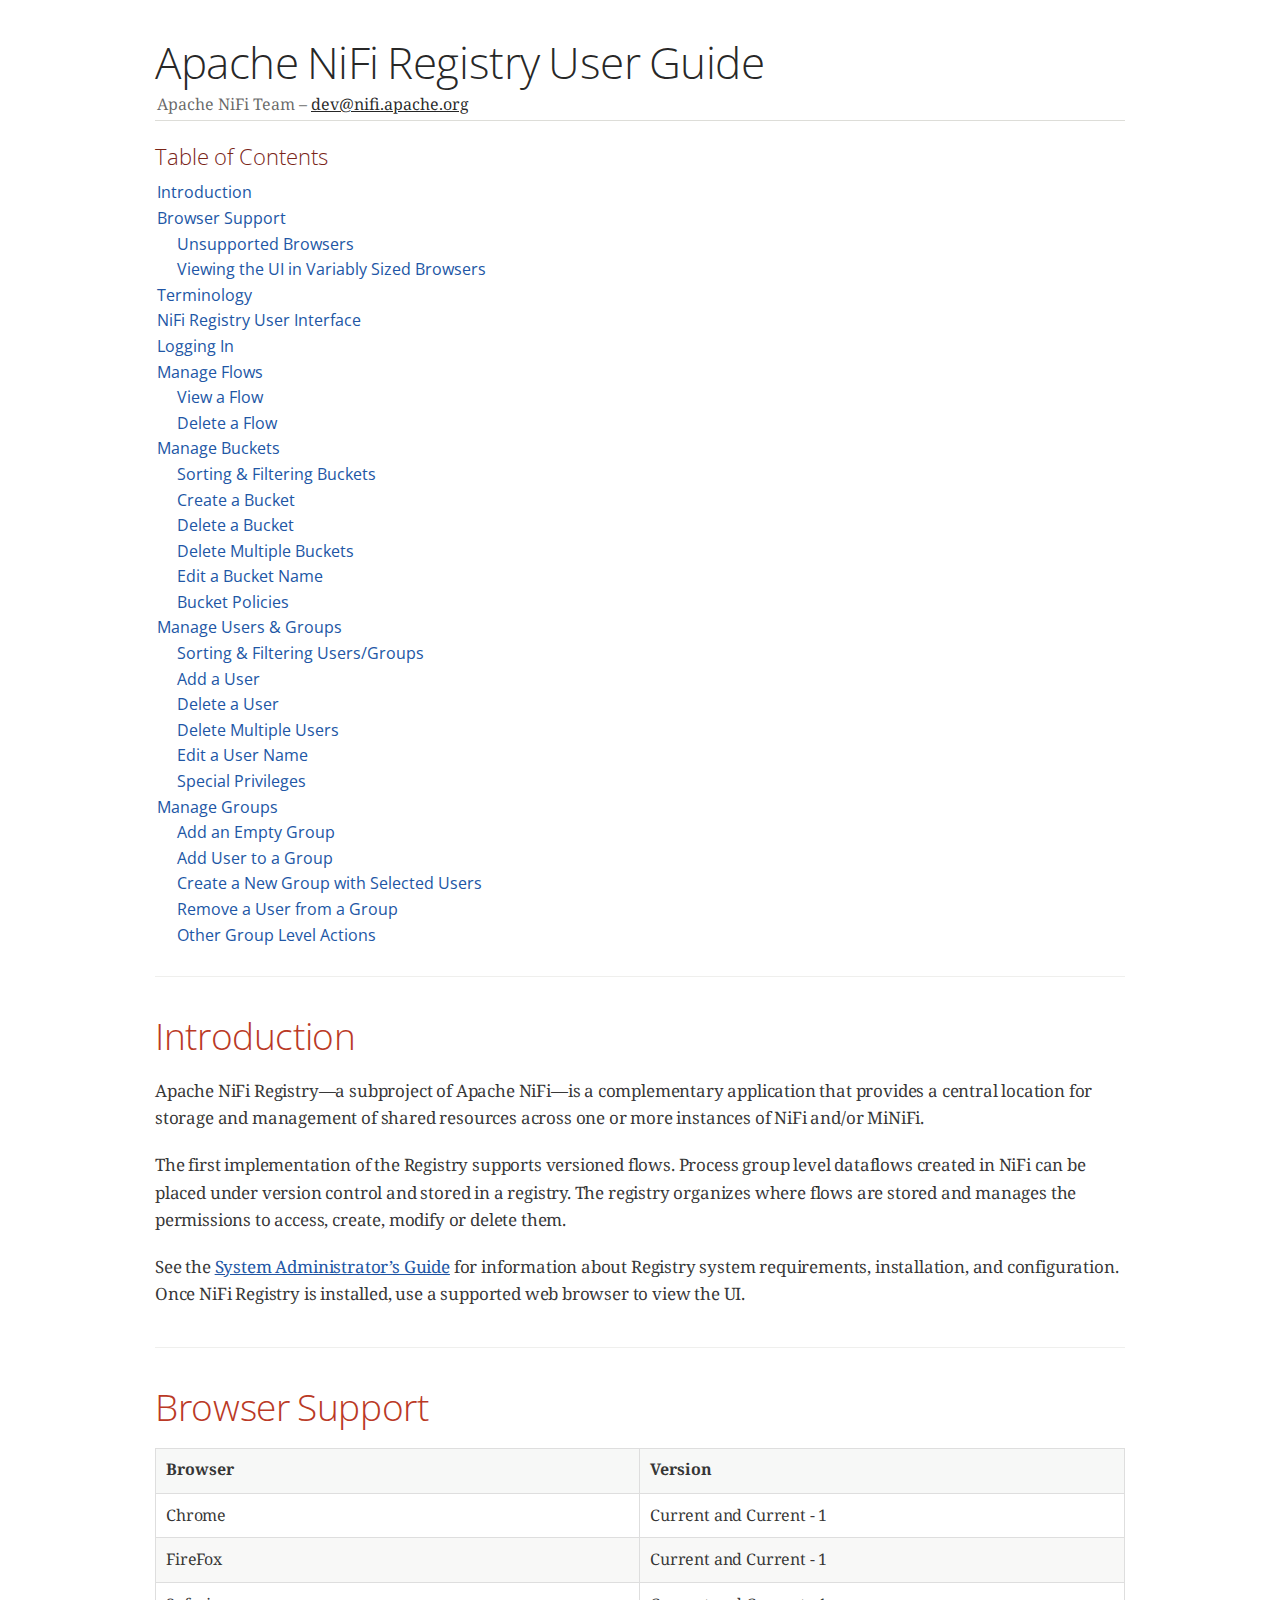
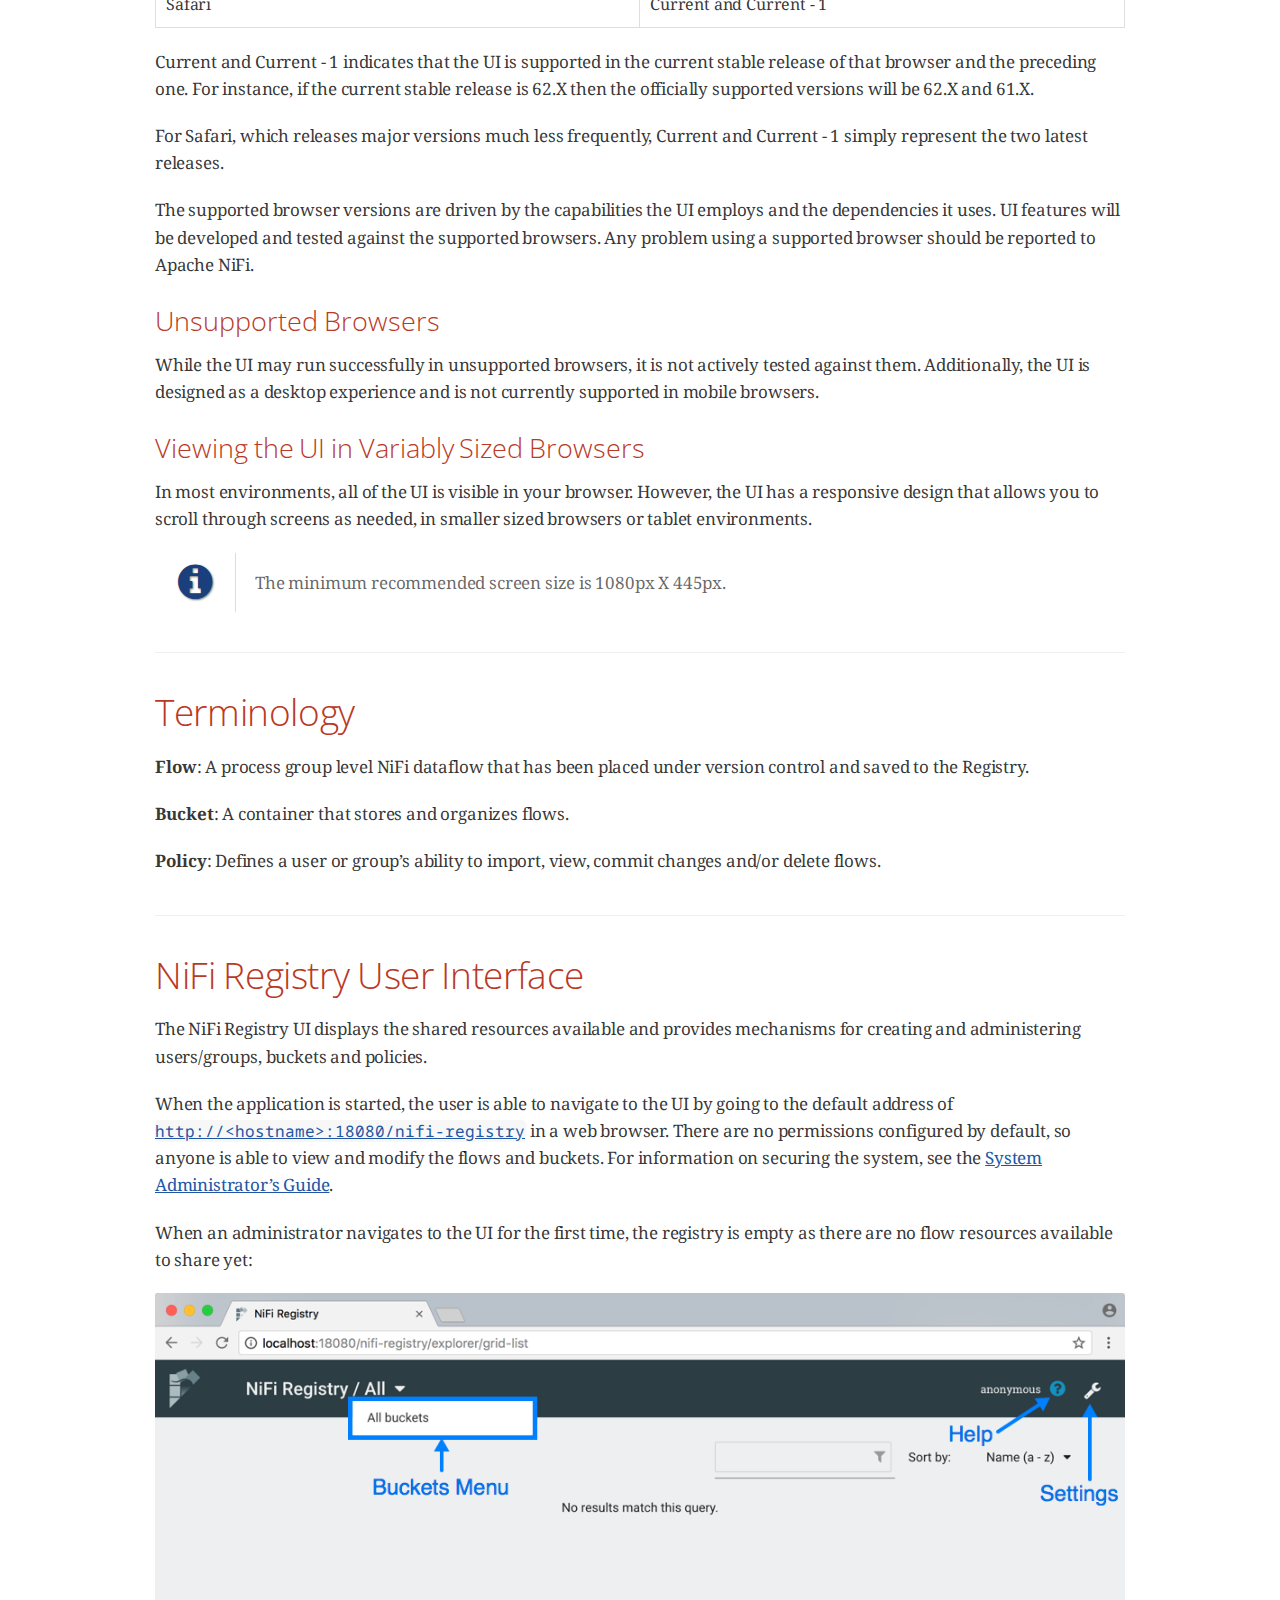
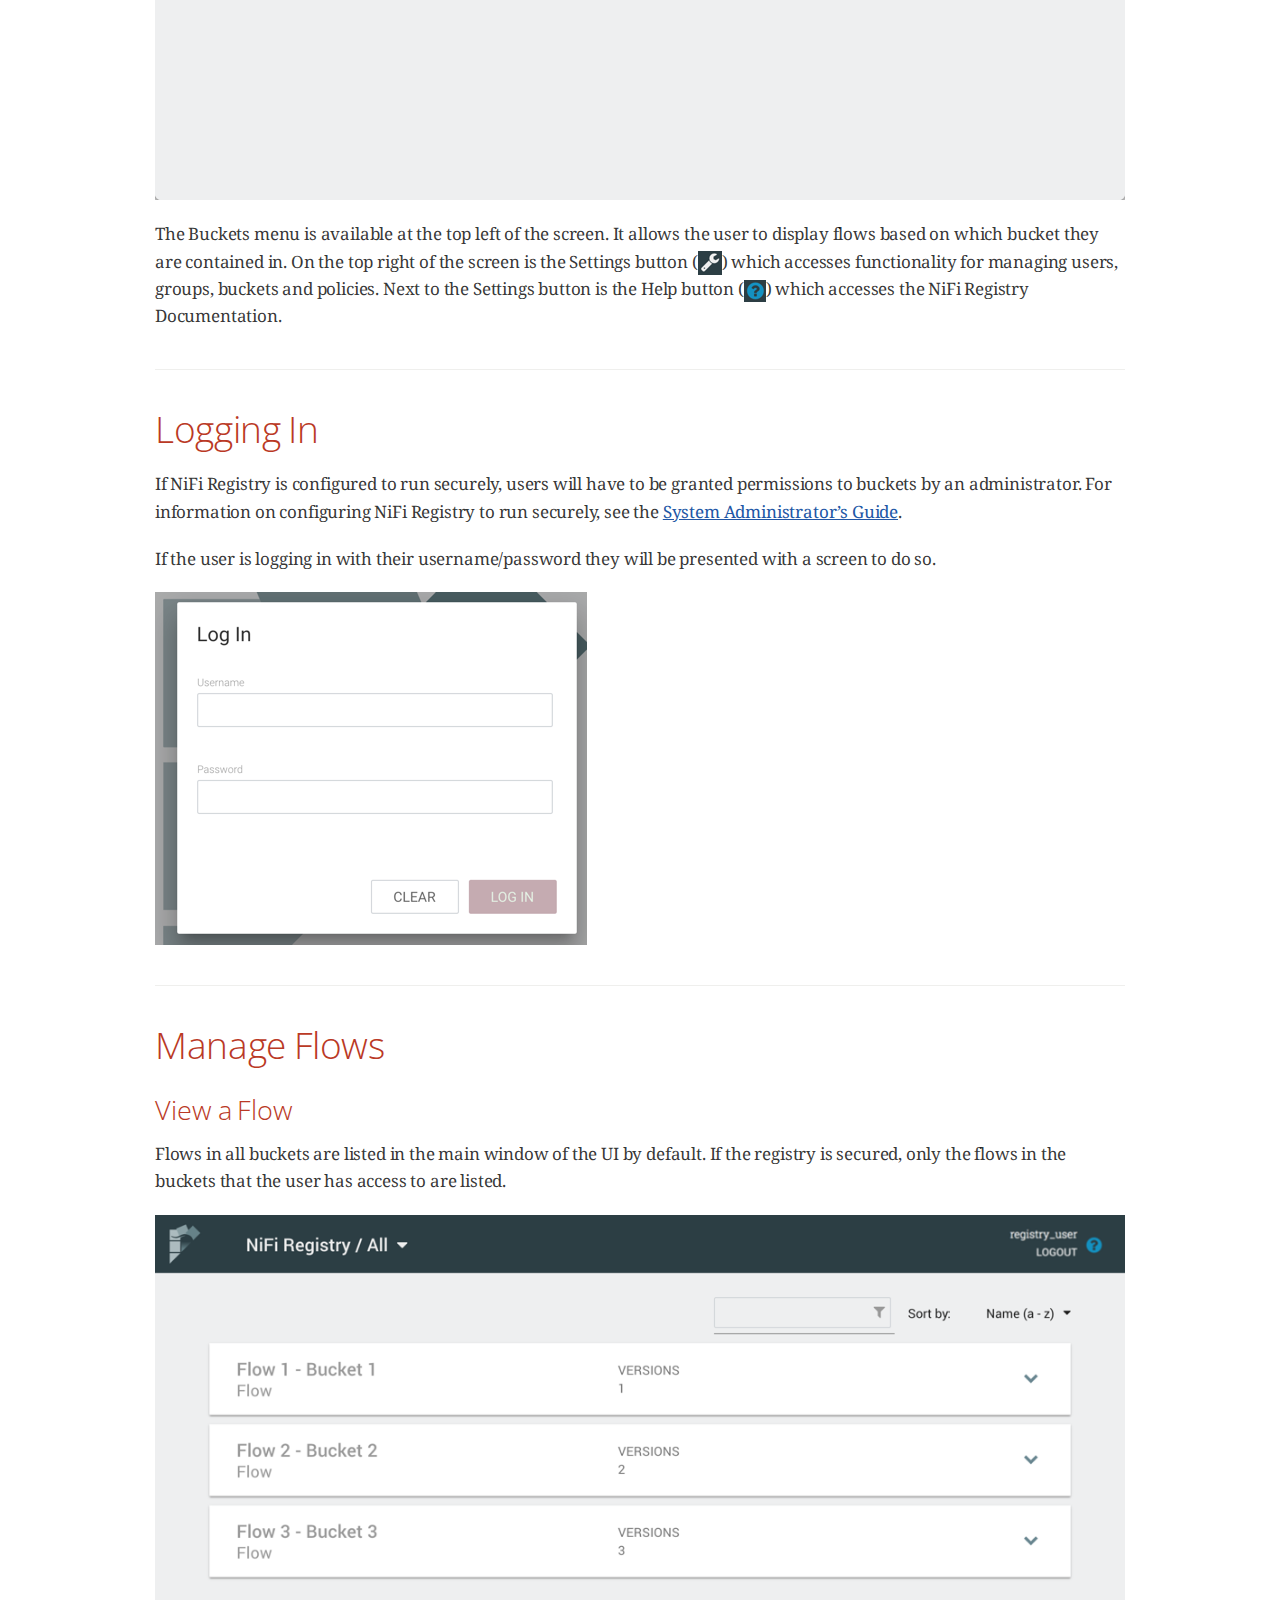
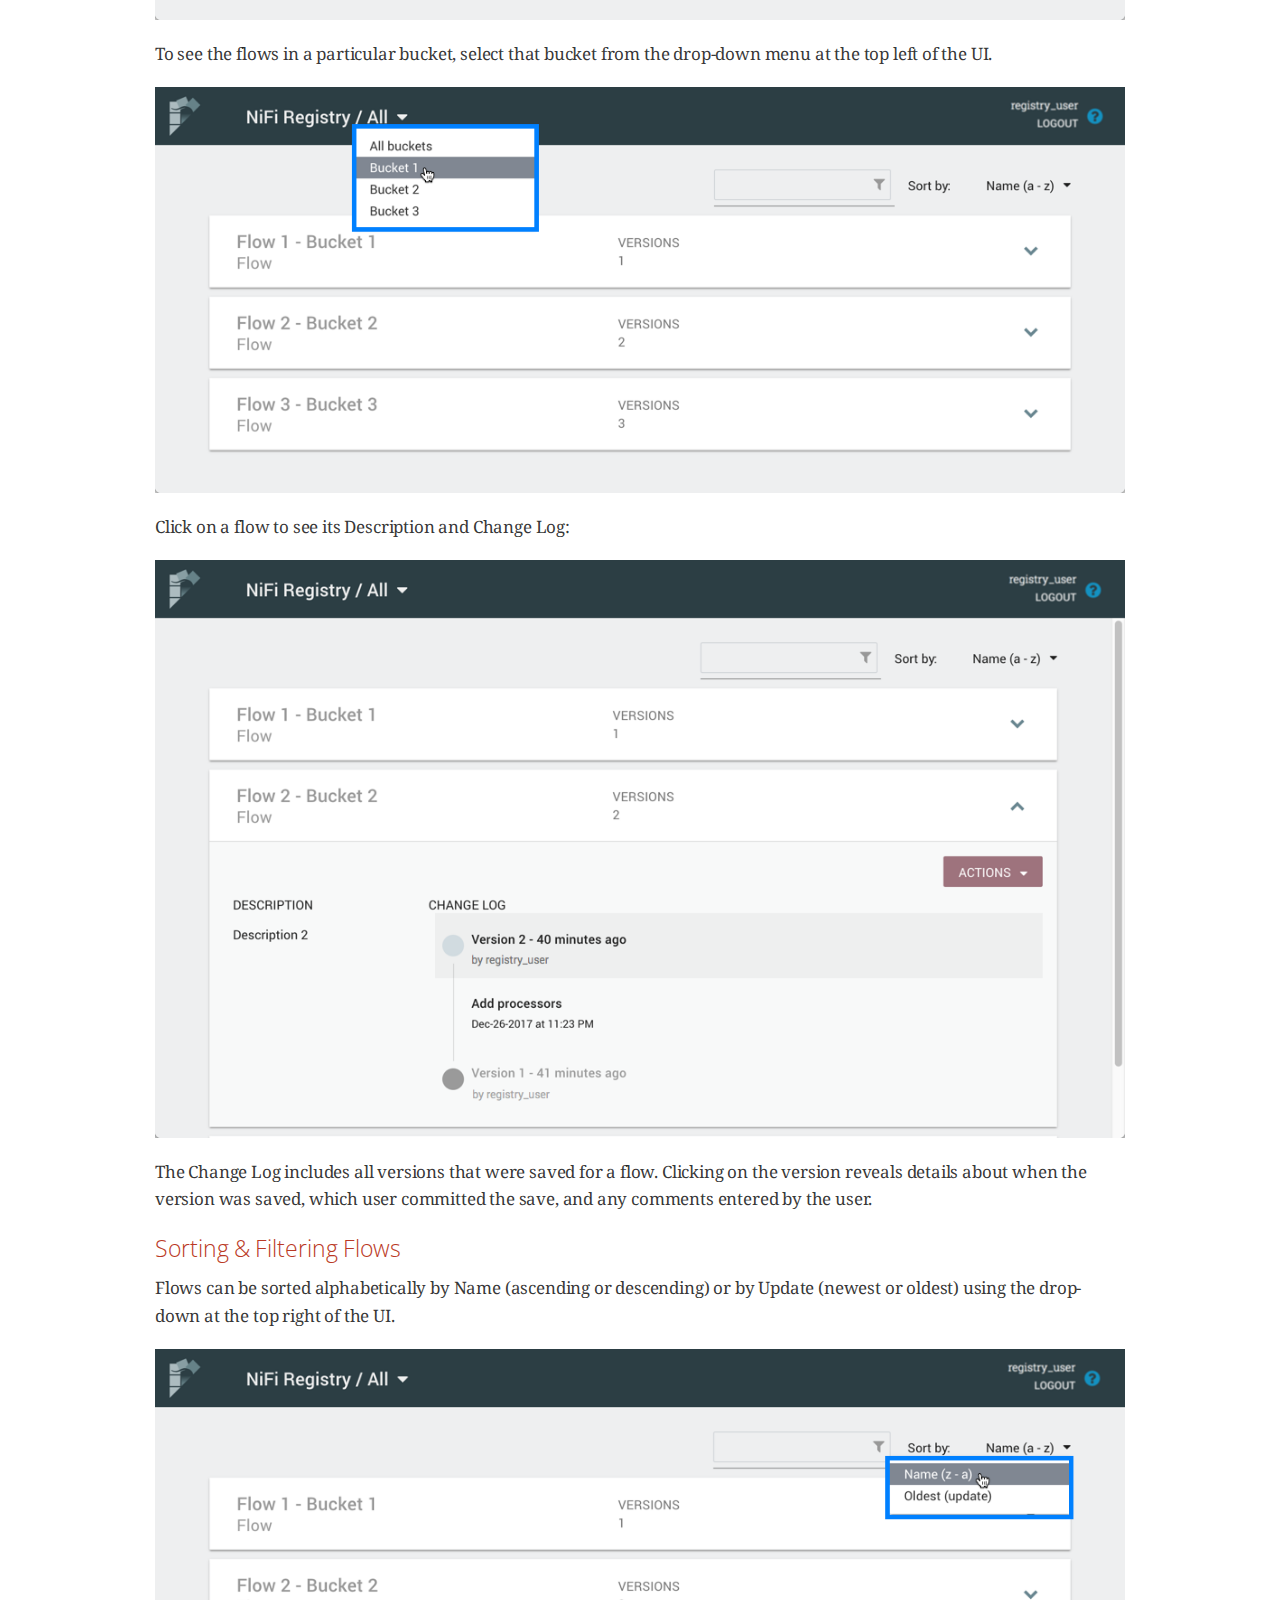
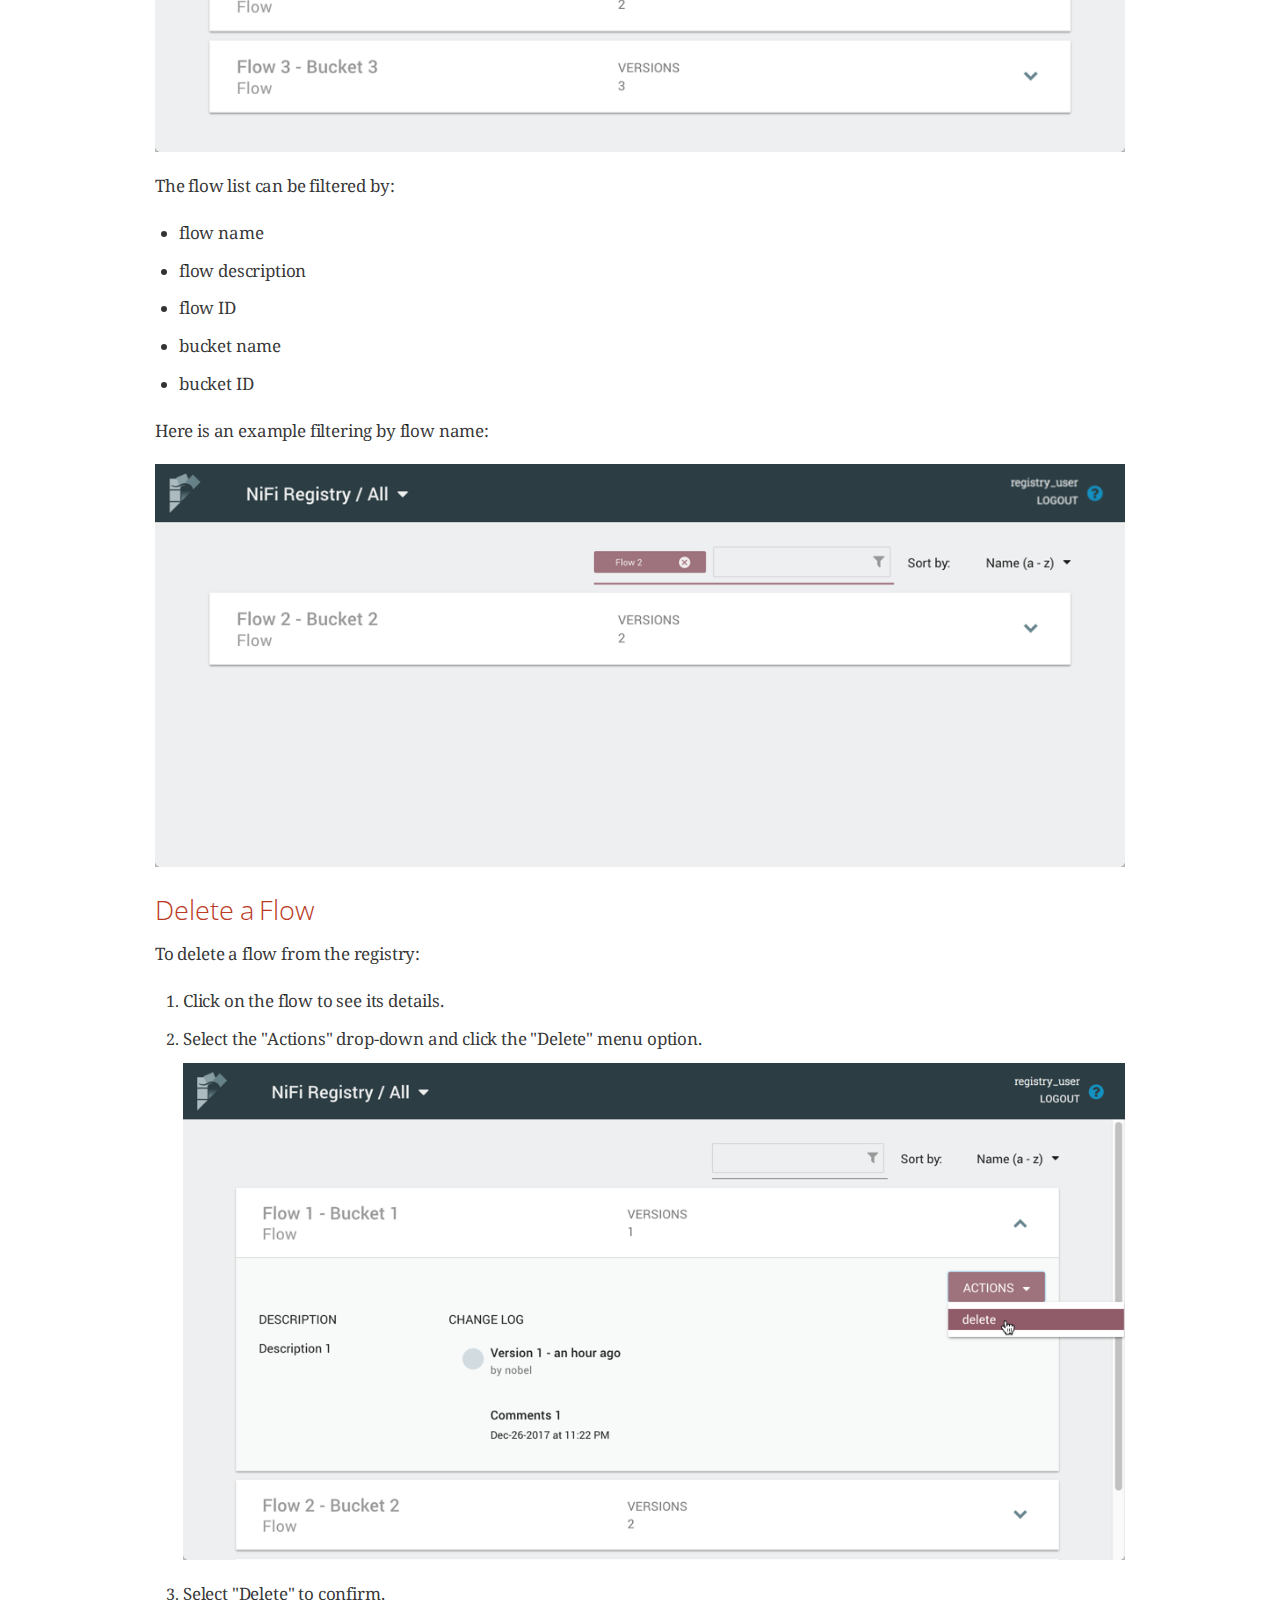
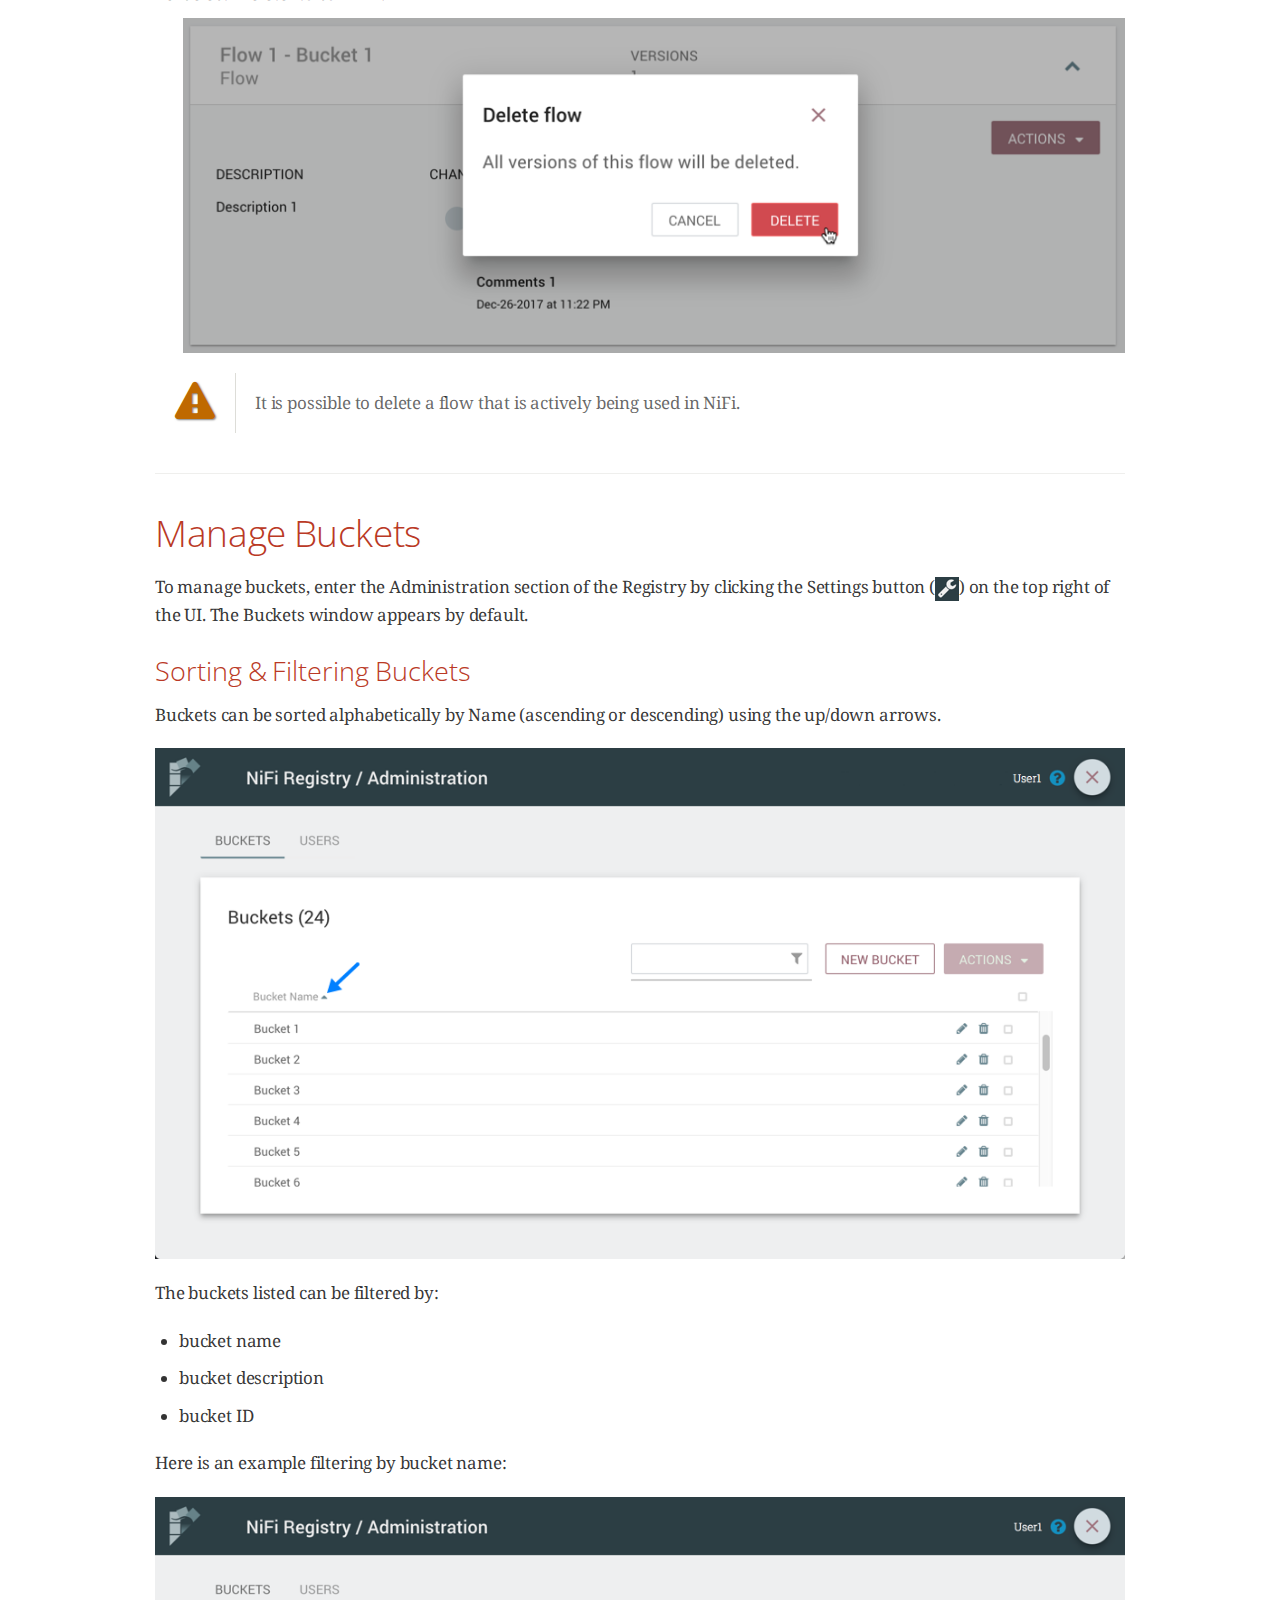
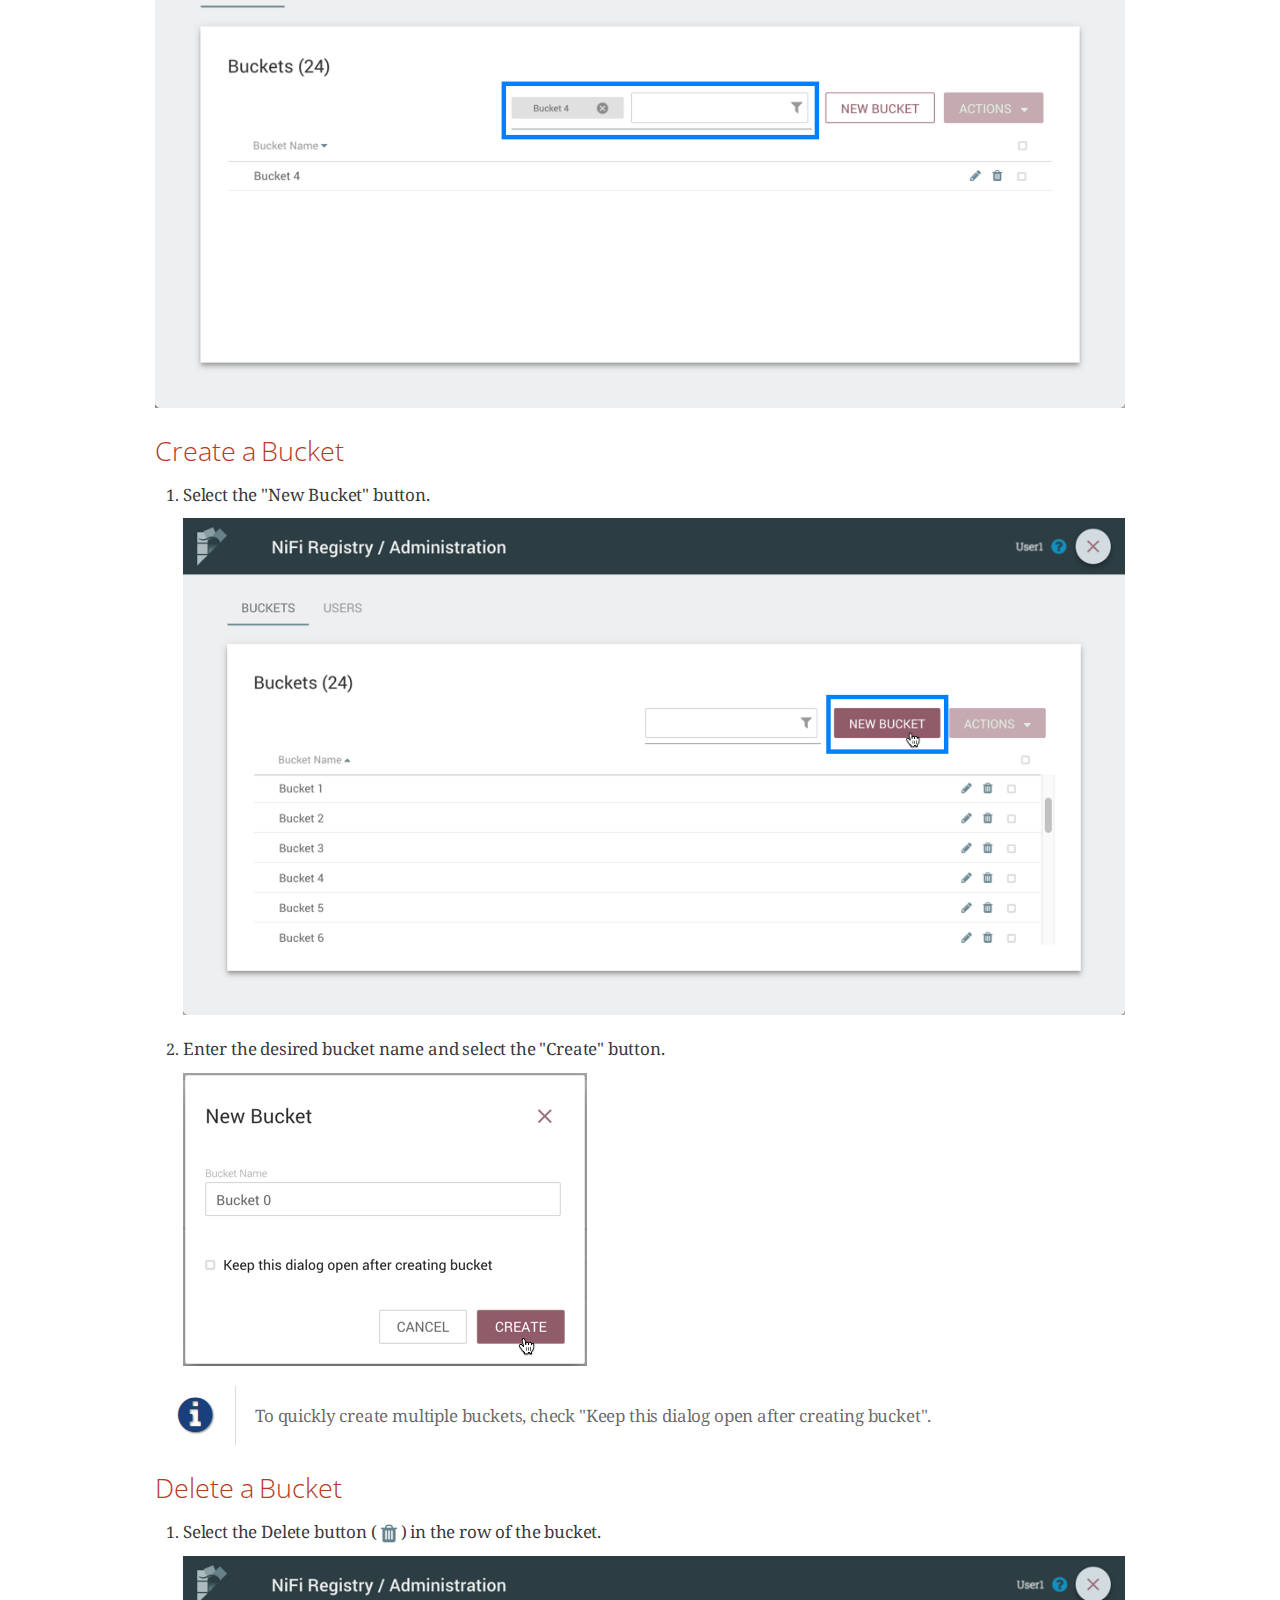
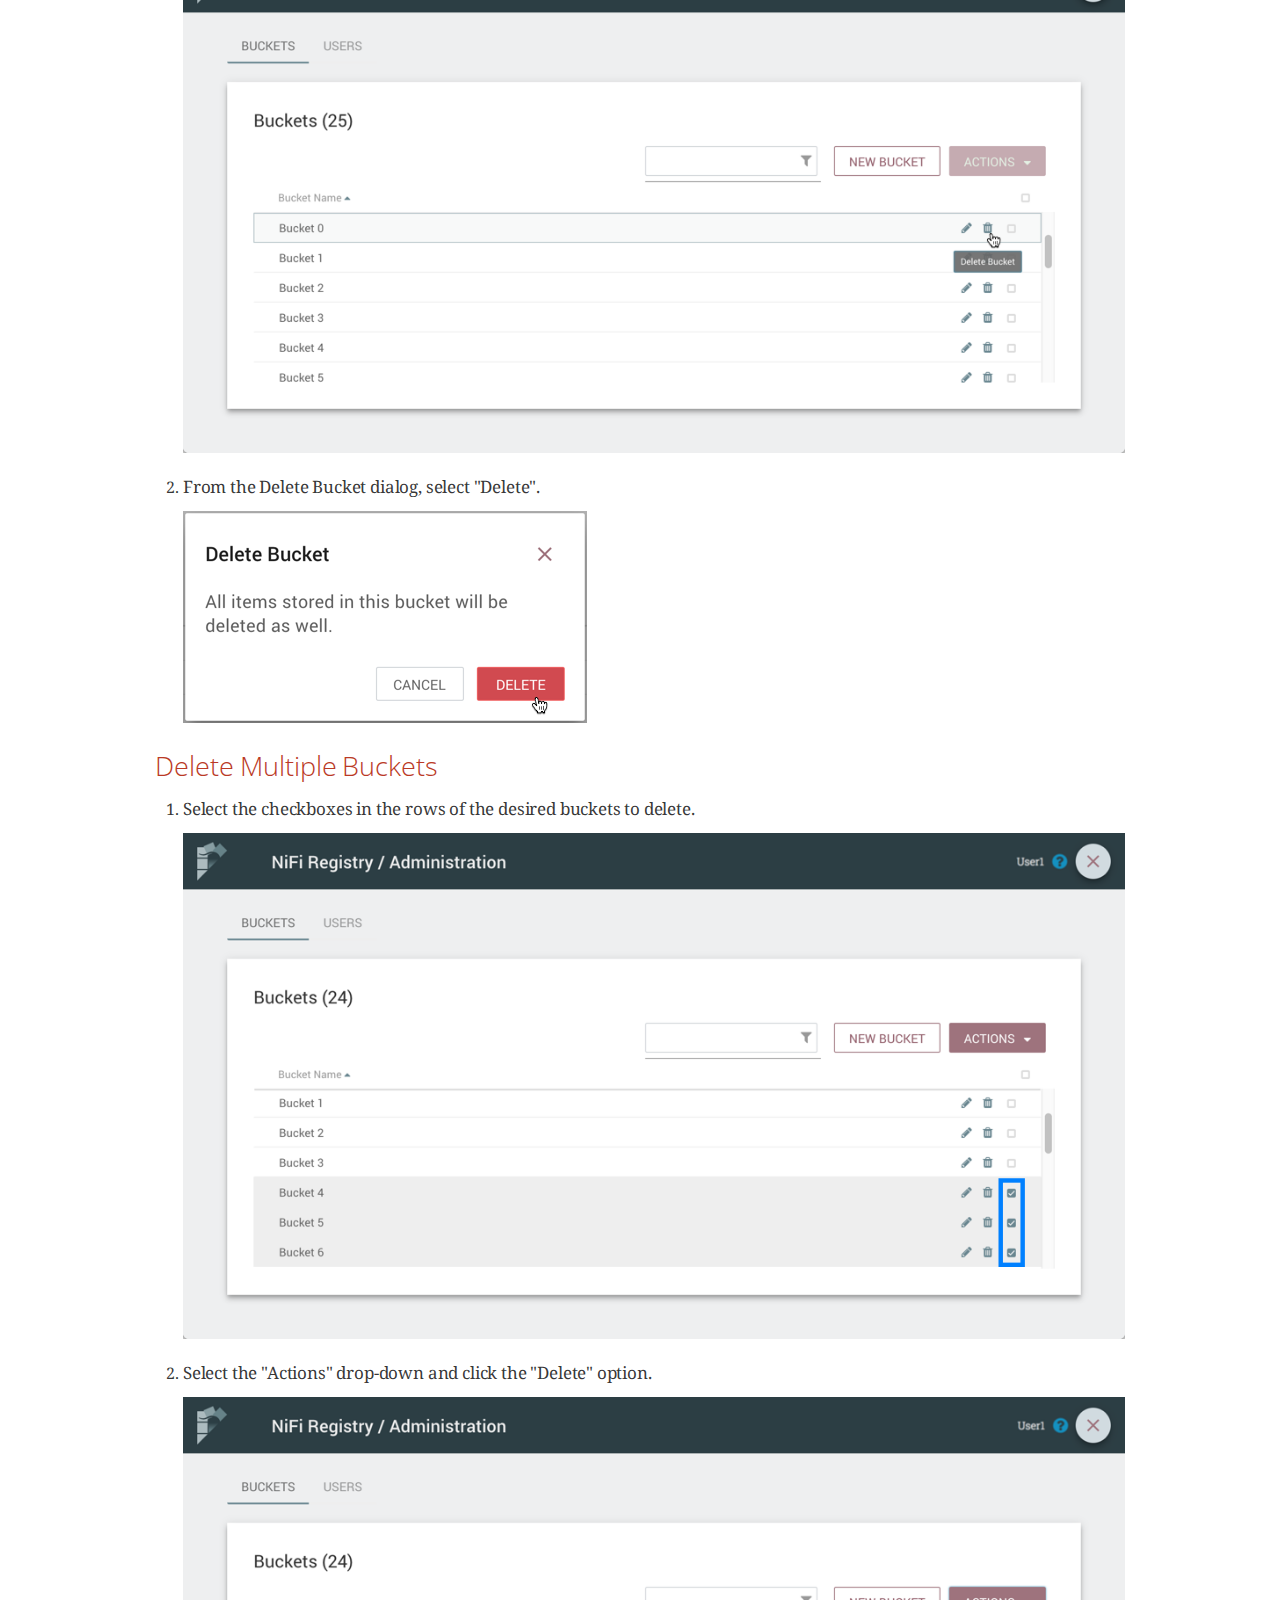
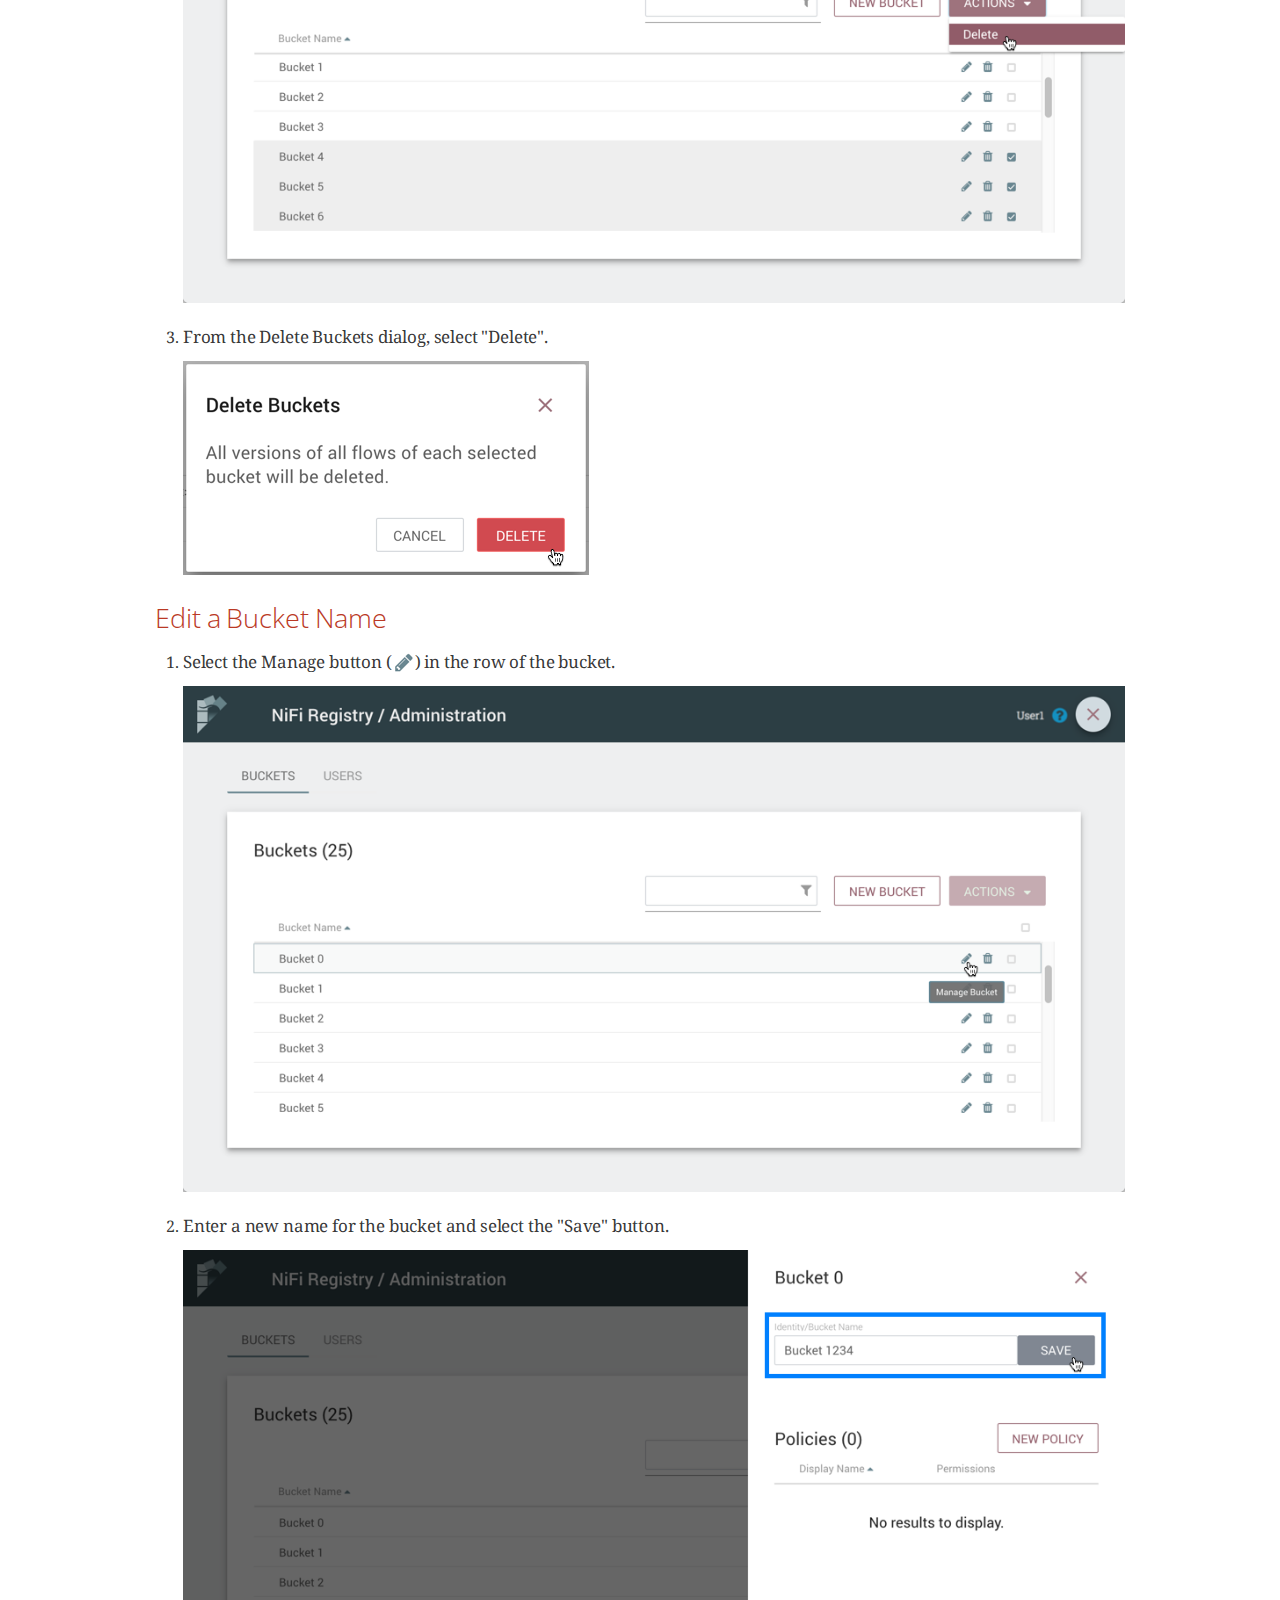
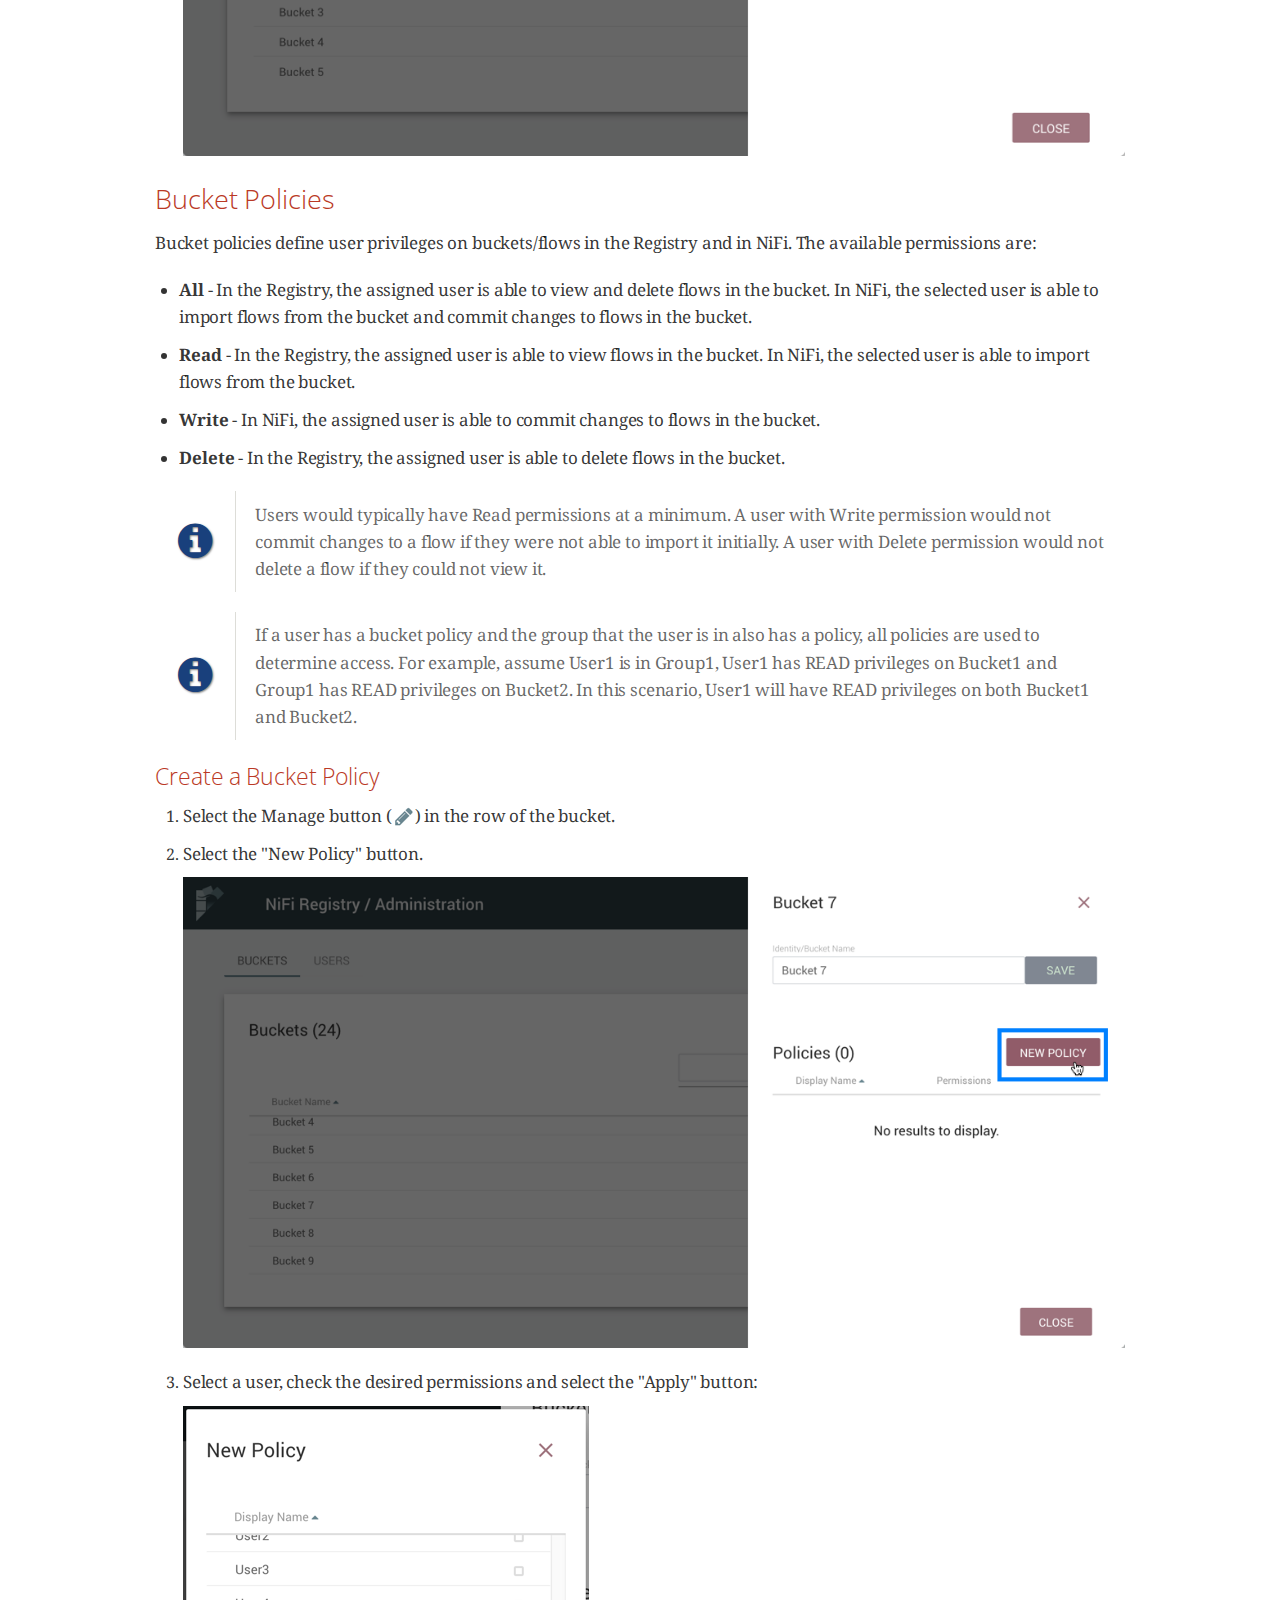
<file: docs/html/user-guide.html>
<!--
                        Licensed to the Apache Software Foundation (ASF) under one or more
                        contributor license agreements.  See the NOTICE file distributed with
                        this work for additional information regarding copyright ownership.
                        The ASF licenses this file to You under the Apache License, Version 2.0
                        (the "License"); you may not use this file except in compliance with
                        the License.  You may obtain a copy of the License at

                        http://www.apache.org/licenses/LICENSE-2.0

                        Unless required by applicable law or agreed to in writing, software
                        distributed under the License is distributed on an "AS IS" BASIS,
                        WITHOUT WARRANTIES OR CONDITIONS OF ANY KIND, either express or implied.
                        See the License for the specific language governing permissions and
                        limitations under the License.
                        -->
                        <!DOCTYPE html>
<html lang="en">
<head>
<meta charset="UTF-8">
<!--[if IE]><meta http-equiv="X-UA-Compatible" content="IE=edge"><![endif]-->
<meta name="viewport" content="width=device-width, initial-scale=1.0">
<meta name="generator" content="Asciidoctor 1.5.2">
<meta name="author" content="Apache NiFi Team">
<title>Apache NiFi Registry User Guide</title>
<style>
/* Asciidoctor default stylesheet | MIT License | http://asciidoctor.org */
/* Copyright (C) 2012-2015 Dan Allen, Ryan Waldron and the Asciidoctor Project

Permission is hereby granted, free of charge, to any person obtaining a copy
of this software and associated documentation files (the "Software"), to deal
in the Software without restriction, including without limitation the rights
to use, copy, modify, merge, publish, distribute, sublicense, and/or sell
copies of the Software, and to permit persons to whom the Software is
furnished to do so, subject to the following conditions:

The above copyright notice and this permission notice shall be included in
all copies or substantial portions of the Software.

THE SOFTWARE IS PROVIDED "AS IS", WITHOUT WARRANTY OF ANY KIND, EXPRESS OR
IMPLIED, INCLUDING BUT NOT LIMITED TO THE WARRANTIES OF MERCHANTABILITY,
FITNESS FOR A PARTICULAR PURPOSE AND NONINFRINGEMENT. IN NO EVENT SHALL THE
AUTHORS OR COPYRIGHT HOLDERS BE LIABLE FOR ANY CLAIM, DAMAGES OR OTHER
LIABILITY, WHETHER IN AN ACTION OF CONTRACT, TORT OR OTHERWISE, ARISING FROM,
OUT OF OR IN CONNECTION WITH THE SOFTWARE OR THE USE OR OTHER DEALINGS IN
THE SOFTWARE. */
/* Remove the comments around the @import statement below when using this as a custom stylesheet */
@import "https://fonts.googleapis.com/css?family=Open+Sans:300,300italic,400,400italic,600,600italic%7CNoto+Serif:400,400italic,700,700italic%7CDroid+Sans+Mono:400";
article,aside,details,figcaption,figure,footer,header,hgroup,main,nav,section,summary{display:block}
audio,canvas,video{display:inline-block}
audio:not([controls]){display:none;height:0}
[hidden],template{display:none}
script{display:none!important}
html{font-family:sans-serif;-ms-text-size-adjust:100%;-webkit-text-size-adjust:100%}
body{margin:0}
a{background:transparent}
a:focus{outline:thin dotted}
a:active,a:hover{outline:0}
h1{font-size:2em;margin:.67em 0}
abbr[title]{border-bottom:1px dotted}
b,strong{font-weight:bold}
dfn{font-style:italic}
hr{-moz-box-sizing:content-box;box-sizing:content-box;height:0}
mark{background:#ff0;color:#000}
code,kbd,pre,samp{font-family:monospace;font-size:1em}
pre{white-space:pre-wrap}
q{quotes:"\201C" "\201D" "\2018" "\2019"}
small{font-size:80%}
sub,sup{font-size:75%;line-height:0;position:relative;vertical-align:baseline}
sup{top:-.5em}
sub{bottom:-.25em}
img{border:0}
svg:not(:root){overflow:hidden}
figure{margin:0}
fieldset{border:1px solid silver;margin:0 2px;padding:.35em .625em .75em}
legend{border:0;padding:0}
button,input,select,textarea{font-family:inherit;font-size:100%;margin:0}
button,input{line-height:normal}
button,select{text-transform:none}
button,html input[type="button"],input[type="reset"],input[type="submit"]{-webkit-appearance:button;cursor:pointer}
button[disabled],html input[disabled]{cursor:default}
input[type="checkbox"],input[type="radio"]{box-sizing:border-box;padding:0}
input[type="search"]{-webkit-appearance:textfield;-moz-box-sizing:content-box;-webkit-box-sizing:content-box;box-sizing:content-box}
input[type="search"]::-webkit-search-cancel-button,input[type="search"]::-webkit-search-decoration{-webkit-appearance:none}
button::-moz-focus-inner,input::-moz-focus-inner{border:0;padding:0}
textarea{overflow:auto;vertical-align:top}
table{border-collapse:collapse;border-spacing:0}
*,*:before,*:after{-moz-box-sizing:border-box;-webkit-box-sizing:border-box;box-sizing:border-box}
html,body{font-size:100%}
body{background:#fff;color:rgba(0,0,0,.8);padding:0;margin:0;font-family:"Noto Serif","DejaVu Serif",serif;font-weight:400;font-style:normal;line-height:1;position:relative;cursor:auto}
a:hover{cursor:pointer}
img,object,embed{max-width:100%;height:auto}
object,embed{height:100%}
img{-ms-interpolation-mode:bicubic}
#map_canvas img,#map_canvas embed,#map_canvas object,.map_canvas img,.map_canvas embed,.map_canvas object{max-width:none!important}
.left{float:left!important}
.right{float:right!important}
.text-left{text-align:left!important}
.text-right{text-align:right!important}
.text-center{text-align:center!important}
.text-justify{text-align:justify!important}
.hide{display:none}
.antialiased,body{-webkit-font-smoothing:antialiased}
img{display:inline-block;vertical-align:middle}
textarea{height:auto;min-height:50px}
select{width:100%}
p.lead,.paragraph.lead>p,#preamble>.sectionbody>.paragraph:first-of-type p{font-size:1.21875em;line-height:1.6}
.subheader,.admonitionblock td.content>.title,.audioblock>.title,.exampleblock>.title,.imageblock>.title,.listingblock>.title,.literalblock>.title,.stemblock>.title,.openblock>.title,.paragraph>.title,.quoteblock>.title,table.tableblock>.title,.verseblock>.title,.videoblock>.title,.dlist>.title,.olist>.title,.ulist>.title,.qlist>.title,.hdlist>.title{line-height:1.45;color:#7a2518;font-weight:400;margin-top:0;margin-bottom:.25em}
div,dl,dt,dd,ul,ol,li,h1,h2,h3,#toctitle,.sidebarblock>.content>.title,h4,h5,h6,pre,form,p,blockquote,th,td{margin:0;padding:0;direction:ltr}
a{color:#2156a5;text-decoration:underline;line-height:inherit}
a:hover,a:focus{color:#1d4b8f}
a img{border:none}
p{font-family:inherit;font-weight:400;font-size:1em;line-height:1.6;margin-bottom:1.25em;text-rendering:optimizeLegibility}
p aside{font-size:.875em;line-height:1.35;font-style:italic}
h1,h2,h3,#toctitle,.sidebarblock>.content>.title,h4,h5,h6{font-family:"Open Sans","DejaVu Sans",sans-serif;font-weight:300;font-style:normal;color:#ba3925;text-rendering:optimizeLegibility;margin-top:1em;margin-bottom:.5em;line-height:1.0125em}
h1 small,h2 small,h3 small,#toctitle small,.sidebarblock>.content>.title small,h4 small,h5 small,h6 small{font-size:60%;color:#e99b8f;line-height:0}
h1{font-size:2.125em}
h2{font-size:1.6875em}
h3,#toctitle,.sidebarblock>.content>.title{font-size:1.375em}
h4,h5{font-size:1.125em}
h6{font-size:1em}
hr{border:solid #ddddd8;border-width:1px 0 0;clear:both;margin:1.25em 0 1.1875em;height:0}
em,i{font-style:italic;line-height:inherit}
strong,b{font-weight:bold;line-height:inherit}
small{font-size:60%;line-height:inherit}
code{font-family:"Droid Sans Mono","DejaVu Sans Mono",monospace;font-weight:400;color:rgba(0,0,0,.9);padding-right: 1px;}
ul,ol,dl{font-size:1em;line-height:1.6;margin-bottom:1.25em;list-style-position:outside;font-family:inherit}
ul,ol,ul.no-bullet,ol.no-bullet{margin-left:1.5em}
ul li ul,ul li ol{margin-left:1.25em;margin-bottom:0;font-size:1em}
ul.square li ul,ul.circle li ul,ul.disc li ul{list-style:inherit}
ul.square{list-style-type:square}
ul.circle{list-style-type:circle}
ul.disc{list-style-type:disc}
ul.no-bullet{list-style:none}
ol li ul,ol li ol{margin-left:1.25em;margin-bottom:0}
dl dt{margin-bottom:.3125em;font-weight:bold}
dl dd{margin-bottom:1.25em}
abbr,acronym{text-transform:uppercase;font-size:90%;color:rgba(0,0,0,.8);border-bottom:1px dotted #ddd;cursor:help}
abbr{text-transform:none}
blockquote{margin:0 0 1.25em;padding:.5625em 1.25em 0 1.1875em;border-left:1px solid #ddd}
blockquote cite{display:block;font-size:.9375em;color:rgba(0,0,0,.6)}
blockquote cite:before{content:"\2014 \0020"}
blockquote cite a,blockquote cite a:visited{color:rgba(0,0,0,.6)}
blockquote,blockquote p{line-height:1.6;color:rgba(0,0,0,.85)}
@media only screen and (min-width:768px){h1,h2,h3,#toctitle,.sidebarblock>.content>.title,h4,h5,h6{line-height:1.2}
h1{font-size:2.75em}
h2{font-size:2.3125em}
h3,#toctitle,.sidebarblock>.content>.title{font-size:1.6875em}
h4{font-size:1.4375em}}table{background:#fff;margin-bottom:1.25em;border:solid 1px #dedede}
table thead,table tfoot{background:#f7f8f7;font-weight:bold}
table thead tr th,table thead tr td,table tfoot tr th,table tfoot tr td{padding:.5em .625em .625em;font-size:inherit;color:rgba(0,0,0,.8);text-align:left}
table tr th,table tr td{padding:.5625em .625em;font-size:inherit;color:rgba(0,0,0,.8)}
table tr.even,table tr.alt,table tr:nth-of-type(even){background:#f8f8f7}
table thead tr th,table tfoot tr th,table tbody tr td,table tr td,table tfoot tr td{display:table-cell;line-height:1.6}
h1,h2,h3,#toctitle,.sidebarblock>.content>.title,h4,h5,h6{line-height:1.2;word-spacing:-.05em}
h1 strong,h2 strong,h3 strong,#toctitle strong,.sidebarblock>.content>.title strong,h4 strong,h5 strong,h6 strong{font-weight:400}
.clearfix:before,.clearfix:after,.float-group:before,.float-group:after{content:" ";display:table}
.clearfix:after,.float-group:after{clear:both}
*:not(pre)>code{font-size:.9375em;font-style:normal!important;letter-spacing:0;word-spacing:-.15em;background-color:#f7f7f8;-webkit-border-radius:4px;border-radius:4px;line-height:1.45;text-rendering:optimizeSpeed}
pre,pre>code{line-height:1.45;color:rgba(0,0,0,.9);font-family:"Droid Sans Mono","DejaVu Sans Mono",monospace;font-weight:400;text-rendering:optimizeSpeed}
.keyseq{color:rgba(51,51,51,.8)}
kbd{display:inline-block;color:rgba(0,0,0,.8);font-size:.75em;line-height:1.4;background-color:#f7f7f7;border:1px solid #ccc;-webkit-border-radius:3px;border-radius:3px;-webkit-box-shadow:0 1px 0 rgba(0,0,0,.2),0 0 0 .1em white inset;box-shadow:0 1px 0 rgba(0,0,0,.2),0 0 0 .1em #fff inset;margin:-.15em .15em 0 .15em;padding:.2em .6em .2em .5em;vertical-align:middle;white-space:nowrap}
.keyseq kbd:first-child{margin-left:0}
.keyseq kbd:last-child{margin-right:0}
.menuseq,.menu{color:rgba(0,0,0,.8)}
b.button:before,b.button:after{position:relative;top:-1px;font-weight:400}
b.button:before{content:"[";padding:0 3px 0 2px}
b.button:after{content:"]";padding:0 2px 0 3px}
p a>code:hover{color:rgba(0,0,0,.9)}
#header,#content,#footnotes,#footer{width:100%;margin-left:auto;margin-right:auto;margin-top:0;margin-bottom:0;max-width:62.5em;*zoom:1;position:relative;padding-left:.9375em;padding-right:.9375em}
#header:before,#header:after,#content:before,#content:after,#footnotes:before,#footnotes:after,#footer:before,#footer:after{content:" ";display:table}
#header:after,#content:after,#footnotes:after,#footer:after{clear:both}
#content{margin-top:1.25em}
#content:before{content:none}
#header>h1:first-child{color:rgba(0,0,0,.85);margin-top:2.25rem;margin-bottom:0}
#header>h1:first-child+#toc{margin-top:8px;border-top:1px solid #ddddd8}
#header>h1:only-child,body.toc2 #header>h1:nth-last-child(2){border-bottom:1px solid #ddddd8;padding-bottom:8px}
#header .details{border-bottom:1px solid #ddddd8;line-height:1.45;padding-top:.25em;padding-bottom:.25em;padding-left:.25em;color:rgba(0,0,0,.6);display:-ms-flexbox;display:-webkit-flex;display:flex;-ms-flex-flow:row wrap;-webkit-flex-flow:row wrap;flex-flow:row wrap}
#header .details span:first-child{margin-left:-.125em}
#header .details span.email a{color:rgba(0,0,0,.85)}
#header .details br{display:none}
#header .details br+span:before{content:"\00a0\2013\00a0"}
#header .details br+span.author:before{content:"\00a0\22c5\00a0";color:rgba(0,0,0,.85)}
#header .details br+span#revremark:before{content:"\00a0|\00a0"}
#header #revnumber{text-transform:capitalize}
#header #revnumber:after{content:"\00a0"}
#content>h1:first-child:not([class]){color:rgba(0,0,0,.85);border-bottom:1px solid #ddddd8;padding-bottom:8px;margin-top:0;padding-top:1rem;margin-bottom:1.25rem}
#toc{border-bottom:1px solid #efefed;padding-bottom:.5em}
#toc>ul{margin-left:.125em}
#toc ul.sectlevel0>li>a{font-style:italic}
#toc ul.sectlevel0 ul.sectlevel1{margin:.5em 0}
#toc ul{font-family:"Open Sans","DejaVu Sans",sans-serif;list-style-type:none}
#toc a{text-decoration:none}
#toc a:active{text-decoration:underline}
#toctitle{color:#7a2518;font-size:1.2em}
@media only screen and (min-width:768px){#toctitle{font-size:1.375em}
body.toc2{padding-left:15em;padding-right:0}
#toc.toc2{margin-top:0!important;background-color:#f8f8f7;position:fixed;width:15em;left:0;top:0;border-right:1px solid #efefed;border-top-width:0!important;border-bottom-width:0!important;z-index:1000;padding:1.25em 1em;height:100%;overflow:auto}
#toc.toc2 #toctitle{margin-top:0;font-size:1.2em}
#toc.toc2>ul{font-size:.9em;margin-bottom:0}
#toc.toc2 ul ul{margin-left:0;padding-left:1em}
#toc.toc2 ul.sectlevel0 ul.sectlevel1{padding-left:0;margin-top:.5em;margin-bottom:.5em}
body.toc2.toc-right{padding-left:0;padding-right:15em}
body.toc2.toc-right #toc.toc2{border-right-width:0;border-left:1px solid #efefed;left:auto;right:0}}@media only screen and (min-width:1280px){body.toc2{padding-left:20em;padding-right:0}
#toc.toc2{width:20em}
#toc.toc2 #toctitle{font-size:1.375em}
#toc.toc2>ul{font-size:.95em}
#toc.toc2 ul ul{padding-left:1.25em}
body.toc2.toc-right{padding-left:0;padding-right:20em}}#content #toc{border-style:solid;border-width:1px;border-color:#e0e0dc;margin-bottom:1.25em;padding:1.25em;background:#f8f8f7;-webkit-border-radius:4px;border-radius:4px}
#content #toc>:first-child{margin-top:0}
#content #toc>:last-child{margin-bottom:0}
#footer{max-width:100%;background-color:rgba(0,0,0,.8);padding:1.25em}
#footer-text{color:rgba(255,255,255,.8);line-height:1.44}
.sect1{padding-bottom:.625em}
@media only screen and (min-width:768px){.sect1{padding-bottom:1.25em}}.sect1+.sect1{border-top:1px solid #efefed}
#content h1>a.anchor,h2>a.anchor,h3>a.anchor,#toctitle>a.anchor,.sidebarblock>.content>.title>a.anchor,h4>a.anchor,h5>a.anchor,h6>a.anchor{position:absolute;z-index:1001;width:1.5ex;margin-left:-1.5ex;display:block;text-decoration:none!important;visibility:hidden;text-align:center;font-weight:400}
#content h1>a.anchor:before,h2>a.anchor:before,h3>a.anchor:before,#toctitle>a.anchor:before,.sidebarblock>.content>.title>a.anchor:before,h4>a.anchor:before,h5>a.anchor:before,h6>a.anchor:before{content:"\00A7";font-size:.85em;display:block;padding-top:.1em}
#content h1:hover>a.anchor,#content h1>a.anchor:hover,h2:hover>a.anchor,h2>a.anchor:hover,h3:hover>a.anchor,#toctitle:hover>a.anchor,.sidebarblock>.content>.title:hover>a.anchor,h3>a.anchor:hover,#toctitle>a.anchor:hover,.sidebarblock>.content>.title>a.anchor:hover,h4:hover>a.anchor,h4>a.anchor:hover,h5:hover>a.anchor,h5>a.anchor:hover,h6:hover>a.anchor,h6>a.anchor:hover{visibility:visible}
#content h1>a.link,h2>a.link,h3>a.link,#toctitle>a.link,.sidebarblock>.content>.title>a.link,h4>a.link,h5>a.link,h6>a.link{color:#ba3925;text-decoration:none}
#content h1>a.link:hover,h2>a.link:hover,h3>a.link:hover,#toctitle>a.link:hover,.sidebarblock>.content>.title>a.link:hover,h4>a.link:hover,h5>a.link:hover,h6>a.link:hover{color:#a53221}
.audioblock,.imageblock,.literalblock,.listingblock,.stemblock,.videoblock{margin-bottom:1.25em}
.admonitionblock td.content>.title,.audioblock>.title,.exampleblock>.title,.imageblock>.title,.listingblock>.title,.literalblock>.title,.stemblock>.title,.openblock>.title,.paragraph>.title,.quoteblock>.title,table.tableblock>.title,.verseblock>.title,.videoblock>.title,.dlist>.title,.olist>.title,.ulist>.title,.qlist>.title,.hdlist>.title{text-rendering:optimizeLegibility;text-align:left;font-family:"Noto Serif","DejaVu Serif",serif;font-size:1rem;font-style:italic}
table.tableblock>caption.title{white-space:nowrap;overflow:visible;max-width:0}
.paragraph.lead>p,#preamble>.sectionbody>.paragraph:first-of-type p{color:rgba(0,0,0,.85)}
table.tableblock #preamble>.sectionbody>.paragraph:first-of-type p{font-size:inherit}
.admonitionblock>table{border-collapse:separate;border:0;background:none;width:100%}
.admonitionblock>table td.icon{text-align:center;width:80px}
.admonitionblock>table td.icon img{max-width:none}
.admonitionblock>table td.icon .title{font-weight:bold;font-family:"Open Sans","DejaVu Sans",sans-serif;text-transform:uppercase}
.admonitionblock>table td.content{padding-left:1.125em;padding-right:1.25em;border-left:1px solid #ddddd8;color:rgba(0,0,0,.6)}
.admonitionblock>table td.content>:last-child>:last-child{margin-bottom:0}
.exampleblock>.content{border-style:solid;border-width:1px;border-color:#e6e6e6;margin-bottom:1.25em;padding:1.25em;background:#fff;-webkit-border-radius:4px;border-radius:4px}
.exampleblock>.content>:first-child{margin-top:0}
.exampleblock>.content>:last-child{margin-bottom:0}
.sidebarblock{border-style:solid;border-width:1px;border-color:#e0e0dc;margin-bottom:1.25em;padding:1.25em;background:#f8f8f7;-webkit-border-radius:4px;border-radius:4px}
.sidebarblock>:first-child{margin-top:0}
.sidebarblock>:last-child{margin-bottom:0}
.sidebarblock>.content>.title{color:#7a2518;margin-top:0;text-align:center}
.exampleblock>.content>:last-child>:last-child,.exampleblock>.content .olist>ol>li:last-child>:last-child,.exampleblock>.content .ulist>ul>li:last-child>:last-child,.exampleblock>.content .qlist>ol>li:last-child>:last-child,.sidebarblock>.content>:last-child>:last-child,.sidebarblock>.content .olist>ol>li:last-child>:last-child,.sidebarblock>.content .ulist>ul>li:last-child>:last-child,.sidebarblock>.content .qlist>ol>li:last-child>:last-child{margin-bottom:0}
.literalblock pre,.listingblock pre:not(.highlight),.listingblock pre[class="highlight"],.listingblock pre[class^="highlight "],.listingblock pre.CodeRay,.listingblock pre.prettyprint{background:#f7f7f8}
.sidebarblock .literalblock pre,.sidebarblock .listingblock pre:not(.highlight),.sidebarblock .listingblock pre[class="highlight"],.sidebarblock .listingblock pre[class^="highlight "],.sidebarblock .listingblock pre.CodeRay,.sidebarblock .listingblock pre.prettyprint{background:#f2f1f1}
.literalblock pre,.literalblock pre[class],.listingblock pre,.listingblock pre[class]{-webkit-border-radius:4px;border-radius:4px;word-wrap:break-word;padding:1em;font-size:.8125em}
.literalblock pre.nowrap,.literalblock pre[class].nowrap,.listingblock pre.nowrap,.listingblock pre[class].nowrap{overflow-x:auto;white-space:pre;word-wrap:normal}
@media only screen and (min-width:768px){.literalblock pre,.literalblock pre[class],.listingblock pre,.listingblock pre[class]{font-size:.90625em}}@media only screen and (min-width:1280px){.literalblock pre,.literalblock pre[class],.listingblock pre,.listingblock pre[class]{font-size:1em}}.literalblock.output pre{color:#f7f7f8;background-color:rgba(0,0,0,.9)}
.listingblock pre.highlightjs{padding:0}
.listingblock pre.highlightjs>code{padding:1em;-webkit-border-radius:4px;border-radius:4px}
.listingblock pre.prettyprint{border-width:0}
.listingblock>.content{position:relative}
.listingblock code[data-lang]:before{display:none;content:attr(data-lang);position:absolute;font-size:.75em;top:.425rem;right:.5rem;line-height:1;text-transform:uppercase;color:#999}
.listingblock:hover code[data-lang]:before{display:block}
.listingblock.terminal pre .command:before{content:attr(data-prompt);padding-right:.5em;color:#999}
.listingblock.terminal pre .command:not([data-prompt]):before{content:"$"}
table.pyhltable{border-collapse:separate;border:0;margin-bottom:0;background:none}
table.pyhltable td{vertical-align:top;padding-top:0;padding-bottom:0}
table.pyhltable td.code{padding-left:.75em;padding-right:0}
pre.pygments .lineno,table.pyhltable td:not(.code){color:#999;padding-left:0;padding-right:.5em;border-right:1px solid #ddddd8}
pre.pygments .lineno{display:inline-block;margin-right:.25em}
table.pyhltable .linenodiv{background:none!important;padding-right:0!important}
.quoteblock{margin:0 1em 1.25em 1.5em;display:table}
.quoteblock>.title{margin-left:-1.5em;margin-bottom:.75em}
.quoteblock blockquote,.quoteblock blockquote p{color:rgba(0,0,0,.85);font-size:1.15rem;line-height:1.75;word-spacing:.1em;letter-spacing:0;font-style:italic;text-align:justify}
.quoteblock blockquote{margin:0;padding:0;border:0}
.quoteblock blockquote:before{content:"\201c";float:left;font-size:2.75em;font-weight:bold;line-height:.6em;margin-left:-.6em;color:#7a2518;text-shadow:0 1px 2px rgba(0,0,0,.1)}
.quoteblock blockquote>.paragraph:last-child p{margin-bottom:0}
.quoteblock .attribution{margin-top:.5em;margin-right:.5ex;text-align:right}
.quoteblock .quoteblock{margin-left:0;margin-right:0;padding:.5em 0;border-left:3px solid rgba(0,0,0,.6)}
.quoteblock .quoteblock blockquote{padding:0 0 0 .75em}
.quoteblock .quoteblock blockquote:before{display:none}
.verseblock{margin:0 1em 1.25em 1em}
.verseblock pre{font-family:"Open Sans","DejaVu Sans",sans;font-size:1.15rem;color:rgba(0,0,0,.85);font-weight:300;text-rendering:optimizeLegibility}
.verseblock pre strong{font-weight:400}
.verseblock .attribution{margin-top:1.25rem;margin-left:.5ex}
.quoteblock .attribution,.verseblock .attribution{font-size:.9375em;line-height:1.45;font-style:italic}
.quoteblock .attribution br,.verseblock .attribution br{display:none}
.quoteblock .attribution cite,.verseblock .attribution cite{display:block;letter-spacing:-.05em;color:rgba(0,0,0,.6)}
.quoteblock.abstract{margin:0 0 1.25em 0;display:block}
.quoteblock.abstract blockquote,.quoteblock.abstract blockquote p{text-align:left;word-spacing:0}
.quoteblock.abstract blockquote:before,.quoteblock.abstract blockquote p:first-of-type:before{display:none}
table.tableblock{max-width:100%;border-collapse:separate}
table.tableblock td>.paragraph:last-child p>p:last-child,table.tableblock th>p:last-child,table.tableblock td>p:last-child{margin-bottom:0}
table.spread{width:100%}
table.tableblock,th.tableblock,td.tableblock{border:0 solid #dedede}
table.grid-all th.tableblock,table.grid-all td.tableblock{border-width:0 1px 1px 0}
table.grid-all tfoot>tr>th.tableblock,table.grid-all tfoot>tr>td.tableblock{border-width:1px 1px 0 0}
table.grid-cols th.tableblock,table.grid-cols td.tableblock{border-width:0 1px 0 0}
table.grid-all *>tr>.tableblock:last-child,table.grid-cols *>tr>.tableblock:last-child{border-right-width:0}
table.grid-rows th.tableblock,table.grid-rows td.tableblock{border-width:0 0 1px 0}
table.grid-all tbody>tr:last-child>th.tableblock,table.grid-all tbody>tr:last-child>td.tableblock,table.grid-all thead:last-child>tr>th.tableblock,table.grid-rows tbody>tr:last-child>th.tableblock,table.grid-rows tbody>tr:last-child>td.tableblock,table.grid-rows thead:last-child>tr>th.tableblock{border-bottom-width:0}
table.grid-rows tfoot>tr>th.tableblock,table.grid-rows tfoot>tr>td.tableblock{border-width:1px 0 0 0}
table.frame-all{border-width:1px}
table.frame-sides{border-width:0 1px}
table.frame-topbot{border-width:1px 0}
th.halign-left,td.halign-left{text-align:left}
th.halign-right,td.halign-right{text-align:right}
th.halign-center,td.halign-center{text-align:center}
th.valign-top,td.valign-top{vertical-align:top}
th.valign-bottom,td.valign-bottom{vertical-align:bottom}
th.valign-middle,td.valign-middle{vertical-align:middle}
table thead th,table tfoot th{font-weight:bold}
tbody tr th{display:table-cell;line-height:1.6;background:#f7f8f7}
tbody tr th,tbody tr th p,tfoot tr th,tfoot tr th p{color:rgba(0,0,0,.8);font-weight:bold}
p.tableblock>code:only-child{background:none;padding:0}
p.tableblock{font-size:1em}
td>div.verse{white-space:pre}
ol{margin-left:1.75em}
ul li ol{margin-left:1.5em}
dl dd{margin-left:1.125em}
dl dd:last-child,dl dd:last-child>:last-child{margin-bottom:0}
ol>li p,ul>li p,ul dd,ol dd,.olist .olist,.ulist .ulist,.ulist .olist,.olist .ulist{margin-bottom:.625em}
ul.unstyled,ol.unnumbered,ul.checklist,ul.none{list-style-type:none}
ul.unstyled,ol.unnumbered,ul.checklist{margin-left:.625em}
ul.checklist li>p:first-child>.fa-square-o:first-child,ul.checklist li>p:first-child>.fa-check-square-o:first-child{width:1em;font-size:.85em}
ul.checklist li>p:first-child>input[type="checkbox"]:first-child{width:1em;position:relative;top:1px}
ul.inline{margin:0 auto .625em auto;margin-left:-1.375em;margin-right:0;padding:0;list-style:none;overflow:hidden}
ul.inline>li{list-style:none;float:left;margin-left:1.375em;display:block}
ul.inline>li>*{display:block}
.unstyled dl dt{font-weight:400;font-style:normal}
ol.arabic{list-style-type:decimal}
ol.decimal{list-style-type:decimal-leading-zero}
ol.loweralpha{list-style-type:lower-alpha}
ol.upperalpha{list-style-type:upper-alpha}
ol.lowerroman{list-style-type:lower-roman}
ol.upperroman{list-style-type:upper-roman}
ol.lowergreek{list-style-type:lower-greek}
.hdlist>table,.colist>table{border:0;background:none}
.hdlist>table>tbody>tr,.colist>table>tbody>tr{background:none}
td.hdlist1{padding-right:.75em;font-weight:bold}
td.hdlist1,td.hdlist2{vertical-align:top}
.literalblock+.colist,.listingblock+.colist{margin-top:-.5em}
.colist>table tr>td:first-of-type{padding:0 .75em;line-height:1}
.colist>table tr>td:last-of-type{padding:.25em 0}
.thumb,.th{line-height:0;display:inline-block;border:solid 4px #fff;-webkit-box-shadow:0 0 0 1px #ddd;box-shadow:0 0 0 1px #ddd}
.imageblock.left,.imageblock[style*="float: left"]{margin:.25em .625em 1.25em 0}
.imageblock.right,.imageblock[style*="float: right"]{margin:.25em 0 1.25em .625em}
.imageblock>.title{margin-bottom:0}
.imageblock.thumb,.imageblock.th{border-width:6px}
.imageblock.thumb>.title,.imageblock.th>.title{padding:0 .125em}
.image.left,.image.right{margin-top:.25em;margin-bottom:.25em;display:inline-block;line-height:0}
.image.left{margin-right:.625em}
.image.right{margin-left:.625em}
a.image{text-decoration:none}
span.footnote,span.footnoteref{vertical-align:super;font-size:.875em}
span.footnote a,span.footnoteref a{text-decoration:none}
span.footnote a:active,span.footnoteref a:active{text-decoration:underline}
#footnotes{padding-top:.75em;padding-bottom:.75em;margin-bottom:.625em}
#footnotes hr{width:20%;min-width:6.25em;margin:-.25em 0 .75em 0;border-width:1px 0 0 0}
#footnotes .footnote{padding:0 .375em;line-height:1.3;font-size:.875em;margin-left:1.2em;text-indent:-1.2em;margin-bottom:.2em}
#footnotes .footnote a:first-of-type{font-weight:bold;text-decoration:none}
#footnotes .footnote:last-of-type{margin-bottom:0}
#content #footnotes{margin-top:-.625em;margin-bottom:0;padding:.75em 0}
.gist .file-data>table{border:0;background:#fff;width:100%;margin-bottom:0}
.gist .file-data>table td.line-data{width:99%}
div.unbreakable{page-break-inside:avoid}
.big{font-size:larger}
.small{font-size:smaller}
.underline{text-decoration:underline}
.overline{text-decoration:overline}
.line-through{text-decoration:line-through}
.aqua{color:#00bfbf}
.aqua-background{background-color:#00fafa}
.black{color:#000}
.black-background{background-color:#000}
.blue{color:#0000bf}
.blue-background{background-color:#0000fa}
.fuchsia{color:#bf00bf}
.fuchsia-background{background-color:#fa00fa}
.gray{color:#606060}
.gray-background{background-color:#7d7d7d}
.green{color:#006000}
.green-background{background-color:#007d00}
.lime{color:#00bf00}
.lime-background{background-color:#00fa00}
.maroon{color:#600000}
.maroon-background{background-color:#7d0000}
.navy{color:#000060}
.navy-background{background-color:#00007d}
.olive{color:#606000}
.olive-background{background-color:#7d7d00}
.purple{color:#600060}
.purple-background{background-color:#7d007d}
.red{color:#bf0000}
.red-background{background-color:#fa0000}
.silver{color:#909090}
.silver-background{background-color:#bcbcbc}
.teal{color:#006060}
.teal-background{background-color:#007d7d}
.white{color:#bfbfbf}
.white-background{background-color:#fafafa}
.yellow{color:#bfbf00}
.yellow-background{background-color:#fafa00}
span.icon>.fa{cursor:default}
.admonitionblock td.icon [class^="fa icon-"]{font-size:2.5em;text-shadow:1px 1px 2px rgba(0,0,0,.5);cursor:default}
.admonitionblock td.icon .icon-note:before{content:"\f05a";color:#19407c}
.admonitionblock td.icon .icon-tip:before{content:"\f0eb";text-shadow:1px 1px 2px rgba(155,155,0,.8);color:#111}
.admonitionblock td.icon .icon-warning:before{content:"\f071";color:#bf6900}
.admonitionblock td.icon .icon-caution:before{content:"\f06d";color:#bf3400}
.admonitionblock td.icon .icon-important:before{content:"\f06a";color:#bf0000}
.conum[data-value]{display:inline-block;color:#fff!important;background-color:rgba(0,0,0,.8);-webkit-border-radius:100px;border-radius:100px;text-align:center;font-size:.75em;width:1.67em;height:1.67em;line-height:1.67em;font-family:"Open Sans","DejaVu Sans",sans-serif;font-style:normal;font-weight:bold}
.conum[data-value] *{color:#fff!important}
.conum[data-value]+b{display:none}
.conum[data-value]:after{content:attr(data-value)}
pre .conum[data-value]{position:relative;top:-.125em}
b.conum *{color:inherit!important}
.conum:not([data-value]):empty{display:none}
h1,h2{letter-spacing:-.01em}
dt,th.tableblock,td.content{text-rendering:optimizeLegibility}
p,td.content{letter-spacing:-.01em}
p strong,td.content strong{letter-spacing:-.005em}
p,blockquote,dt,td.content{font-size:1.0625rem}
p{margin-bottom:1.25rem}
.sidebarblock p,.sidebarblock dt,.sidebarblock td.content,p.tableblock{font-size:1em}
.exampleblock>.content{background-color:#fffef7;border-color:#e0e0dc;-webkit-box-shadow:0 1px 4px #e0e0dc;box-shadow:0 1px 4px #e0e0dc}
.print-only{display:none!important}
@media print{@page{margin:1.25cm .75cm}
*{-webkit-box-shadow:none!important;box-shadow:none!important;text-shadow:none!important}
a{color:inherit!important;text-decoration:underline!important}
a.bare,a[href^="#"],a[href^="mailto:"]{text-decoration:none!important}
a[href^="http:"]:not(.bare):after,a[href^="https:"]:not(.bare):after{content:"(" attr(href) ")";display:inline-block;font-size:.875em;padding-left:.25em}
abbr[title]:after{content:" (" attr(title) ")"}
pre,blockquote,tr,img{page-break-inside:avoid}
thead{display:table-header-group}
img{max-width:100%!important}
p,blockquote,dt,td.content{font-size:1em;orphans:3;widows:3}
h2,h3,#toctitle,.sidebarblock>.content>.title{page-break-after:avoid}
#toc,.sidebarblock,.exampleblock>.content{background:none!important}
#toc{border-bottom:1px solid #ddddd8!important;padding-bottom:0!important}
.sect1{padding-bottom:0!important}
.sect1+.sect1{border:0!important}
#header>h1:first-child{margin-top:1.25rem}
body.book #header{text-align:center}
body.book #header>h1:first-child{border:0!important;margin:2.5em 0 1em 0}
body.book #header .details{border:0!important;display:block;padding:0!important}
body.book #header .details span:first-child{margin-left:0!important}
body.book #header .details br{display:block}
body.book #header .details br+span:before{content:none!important}
body.book #toc{border:0!important;text-align:left!important;padding:0!important;margin:0!important}
body.book #toc,body.book #preamble,body.book h1.sect0,body.book .sect1>h2{page-break-before:always}
.listingblock code[data-lang]:before{display:block}
#footer{background:none!important;padding:0 .9375em}
#footer-text{color:rgba(0,0,0,.6)!important;font-size:.9em}
.hide-on-print{display:none!important}
.print-only{display:block!important}
.hide-for-print{display:none!important}
.show-for-print{display:inherit!important}}
</style>
<link rel="stylesheet" href="https://cdnjs.cloudflare.com/ajax/libs/font-awesome/4.2.0/css/font-awesome.min.css">
</head>
<body class="article">
<div id="header">
<h1>Apache NiFi Registry User Guide</h1>
<div class="details">
<span id="author" class="author">Apache NiFi Team</span><br>
<span id="email" class="email"><a href="mailto:dev@nifi.apache.org">dev@nifi.apache.org</a></span><br>
</div>
<div id="toc" class="toc">
<div id="toctitle">Table of Contents</div>
<ul class="sectlevel1">
<li><a href="#introduction">Introduction</a></li>
<li><a href="#browser-support">Browser Support</a>
<ul class="sectlevel2">
<li><a href="#unsupported-browsers">Unsupported Browsers</a></li>
<li><a href="#viewing-the-ui-in-variably-sized-browsers">Viewing the UI in Variably Sized Browsers</a></li>
</ul>
</li>
<li><a href="#terminology">Terminology</a></li>
<li><a href="#User_Interface">NiFi Registry User Interface</a></li>
<li><a href="#logging-in">Logging In</a></li>
<li><a href="#manage-flows">Manage Flows</a>
<ul class="sectlevel2">
<li><a href="#view-a-flow">View a Flow</a></li>
<li><a href="#delete-a-flow">Delete a Flow</a></li>
</ul>
</li>
<li><a href="#manage-buckets">Manage Buckets</a>
<ul class="sectlevel2">
<li><a href="#sorting-filtering-buckets">Sorting &amp; Filtering Buckets</a></li>
<li><a href="#create-a-bucket">Create a Bucket</a></li>
<li><a href="#delete-a-bucket">Delete a Bucket</a></li>
<li><a href="#delete-multiple-buckets">Delete Multiple Buckets</a></li>
<li><a href="#edit-a-bucket-name">Edit a Bucket Name</a></li>
<li><a href="#bucket-policies">Bucket Policies</a></li>
</ul>
</li>
<li><a href="#manage-users-groups">Manage Users &amp; Groups</a>
<ul class="sectlevel2">
<li><a href="#sorting-filtering-users-groups">Sorting &amp; Filtering Users/Groups</a></li>
<li><a href="#add-a-user">Add a User</a></li>
<li><a href="#delete-a-user">Delete a User</a></li>
<li><a href="#delete-multiple-users">Delete Multiple Users</a></li>
<li><a href="#edit-a-user-name">Edit a User Name</a></li>
<li><a href="#special-privileges">Special Privileges</a></li>
</ul>
</li>
<li><a href="#manage-groups">Manage Groups</a>
<ul class="sectlevel2">
<li><a href="#add-an-empty-group">Add an Empty Group</a></li>
<li><a href="#add-user-to-a-group">Add User to a Group</a></li>
<li><a href="#create-a-new-group-with-selected-users">Create a New Group with Selected Users</a></li>
<li><a href="#remove-a-user-from-a-group">Remove a User from a Group</a></li>
<li><a href="#other-group-level-actions">Other Group Level Actions</a></li>
</ul>
</li>
</ul>
</div>
</div>
<div id="content">
<div class="sect1">
<h2 id="introduction"><a class="anchor" href="#introduction"></a>Introduction</h2>
<div class="sectionbody">
<div class="paragraph">
<p>Apache NiFi Registry—a subproject of Apache NiFi—is a complementary application that provides a central location for storage and management of shared resources across one or more instances of NiFi and/or MiNiFi.</p>
</div>
<div class="paragraph">
<p>The first implementation of the Registry supports versioned flows.  Process group level dataflows created in NiFi can be placed under version control and stored in a registry. The registry organizes where flows are stored and manages the permissions to access, create, modify or delete them.</p>
</div>
<div class="paragraph">
<p>See the <a href="administration-guide.html">System Administrator’s Guide</a> for information about Registry system requirements, installation, and configuration. Once NiFi Registry is installed, use a supported web browser to view the UI.</p>
</div>
</div>
</div>
<div class="sect1">
<h2 id="browser-support"><a class="anchor" href="#browser-support"></a>Browser Support</h2>
<div class="sectionbody">
<table class="tableblock frame-all grid-all spread">
<colgroup>
<col style="width: 50%;">
<col style="width: 50%;">
</colgroup>
<thead>
<tr>
<th class="tableblock halign-left valign-top">Browser</th>
<th class="tableblock halign-left valign-top">Version</th>
</tr>
</thead>
<tbody>
<tr>
<td class="tableblock halign-left valign-top"><p class="tableblock">Chrome</p></td>
<td class="tableblock halign-left valign-top"><p class="tableblock">Current and Current - 1</p></td>
</tr>
<tr>
<td class="tableblock halign-left valign-top"><p class="tableblock">FireFox</p></td>
<td class="tableblock halign-left valign-top"><p class="tableblock">Current and Current - 1</p></td>
</tr>
<tr>
<td class="tableblock halign-left valign-top"><p class="tableblock">Safari</p></td>
<td class="tableblock halign-left valign-top"><p class="tableblock">Current and Current - 1</p></td>
</tr>
</tbody>
</table>
<div class="paragraph">
<p>Current and Current - 1 indicates that the UI is supported in the current stable release of that browser and the preceding one. For instance, if the current stable release is 62.X then the officially supported versions will be 62.X and 61.X.</p>
</div>
<div class="paragraph">
<p>For Safari, which releases major versions much less frequently, Current and Current - 1 simply represent the two latest releases.</p>
</div>
<div class="paragraph">
<p>The supported browser versions are driven by the capabilities the UI employs and the dependencies it uses. UI features will be developed and tested against the supported browsers. Any problem using a supported browser should be reported to Apache NiFi.</p>
</div>
<div class="sect2">
<h3 id="unsupported-browsers"><a class="anchor" href="#unsupported-browsers"></a>Unsupported Browsers</h3>
<div class="paragraph">
<p>While the UI may run successfully in unsupported browsers, it is not actively tested against them. Additionally, the UI is designed as a desktop experience and is not currently supported in mobile browsers.</p>
</div>
</div>
<div class="sect2">
<h3 id="viewing-the-ui-in-variably-sized-browsers"><a class="anchor" href="#viewing-the-ui-in-variably-sized-browsers"></a>Viewing the UI in Variably Sized Browsers</h3>
<div class="paragraph">
<p>In most environments, all of the UI is visible in your browser. However, the UI has a responsive design that allows you to scroll through screens as needed, in smaller sized browsers or tablet environments.</p>
</div>
<div class="admonitionblock note">
<table>
<tr>
<td class="icon">
<i class="fa icon-note" title="Note"></i>
</td>
<td class="content">
The minimum recommended screen size is 1080px X 445px.
</td>
</tr>
</table>
</div>
</div>
</div>
</div>
<div class="sect1">
<h2 id="terminology"><a class="anchor" href="#terminology"></a>Terminology</h2>
<div class="sectionbody">
<div class="paragraph">
<p><strong>Flow</strong>: A process group level NiFi dataflow that has been placed under version control and saved to the Registry.</p>
</div>
<div class="paragraph">
<p><strong>Bucket</strong>: A container that stores and organizes flows.</p>
</div>
<div class="paragraph">
<p><strong>Policy</strong>: Defines a user or group&#8217;s ability to import, view, commit changes and/or delete flows.</p>
</div>
</div>
</div>
<div class="sect1">
<h2 id="User_Interface"><a class="anchor" href="#User_Interface"></a>NiFi Registry User Interface</h2>
<div class="sectionbody">
<div class="paragraph">
<p>The NiFi Registry UI displays the shared resources available and provides mechanisms for creating and administering users/groups, buckets and policies.</p>
</div>
<div class="paragraph">
<p>When the application is started, the user is able to navigate to the UI by going to the default address of <code><a href="http://&lt;hostname&gt;:18080/nifi-registry" class="bare">http://&lt;hostname&gt;:18080/nifi-registry</a></code> in a web browser. There are no permissions configured by default, so anyone is able to view and modify the flows and buckets. For information on securing the system, see the <a href="administration-guide.html">System Administrator’s Guide</a>.</p>
</div>
<div class="paragraph">
<p>When an administrator navigates to the UI for the first time, the registry is empty as there are no flow resources available to share yet:</p>
</div>
<div class="imageblock">
<div class="content">
<img src="./images/nifi-registry-components.png" alt="NiFi Registry Components">
</div>
</div>
<div class="paragraph">
<p>The Buckets menu is available at the top left of the screen.  It allows the user to display flows based on which bucket they are contained in.  On the top right of the screen is the Settings button (<span class="image"><img src="./images/iconSettings.png" alt="Settings Icon"></span>) which accesses functionality for managing users, groups, buckets and policies.  Next to the Settings button is the Help button (<span class="image"><img src="./images/iconHelp.png" alt="Help Icon"></span>) which accesses the NiFi Registry Documentation.</p>
</div>
</div>
</div>
<div class="sect1">
<h2 id="logging-in"><a class="anchor" href="#logging-in"></a>Logging In</h2>
<div class="sectionbody">
<div class="paragraph">
<p>If NiFi Registry is configured to run securely, users will have to be granted permissions to buckets by an administrator. For information on configuring NiFi Registry to run securely, see the <a href="administration-guide.html">System Administrator’s Guide</a>.</p>
</div>
<div class="paragraph">
<p>If the user is logging in with their username/password they will be presented with a screen to do so.</p>
</div>
<div class="imageblock">
<div class="content">
<img src="./images/loginRegistry.png" alt="NiFi Registry Login">
</div>
</div>
</div>
</div>
<div class="sect1">
<h2 id="manage-flows"><a class="anchor" href="#manage-flows"></a>Manage Flows</h2>
<div class="sectionbody">
<div class="sect2">
<h3 id="view-a-flow"><a class="anchor" href="#view-a-flow"></a>View a Flow</h3>
<div class="paragraph">
<p>Flows in all buckets are listed in the main window of the UI by default.  If the registry is secured, only the flows in the buckets that the user has access to are listed.</p>
</div>
<div class="imageblock">
<div class="content">
<img src="./images/flows_all.png" alt="All Flows">
</div>
</div>
<div class="paragraph">
<p>To see the flows in a particular bucket, select that bucket from the drop-down menu at the top left of the UI.</p>
</div>
<div class="imageblock">
<div class="content">
<img src="./images/bucket_menu.png" alt="Bucket Menu">
</div>
</div>
<div class="paragraph">
<p>Click on a flow to see its Description and Change Log:</p>
</div>
<div class="imageblock">
<div class="content">
<img src="./images/flow_change_log.png" alt="Flow Change Log">
</div>
</div>
<div class="paragraph">
<p>The Change Log includes all versions that were saved for a flow.  Clicking on the version reveals details about when the version was saved, which user committed the save, and any comments entered by the user.</p>
</div>
<div class="sect3">
<h4 id="sorting-filtering-flows"><a class="anchor" href="#sorting-filtering-flows"></a>Sorting &amp; Filtering Flows</h4>
<div class="paragraph">
<p>Flows can be sorted alphabetically by Name (ascending or descending) or by Update (newest or oldest) using the drop-down at the top right of the UI.</p>
</div>
<div class="imageblock">
<div class="content">
<img src="./images/flows_sort_menu.png" alt="Flows Sort Menu">
</div>
</div>
<div class="paragraph">
<p>The flow list can be filtered by:</p>
</div>
<div class="ulist">
<ul>
<li>
<p>flow name</p>
</li>
<li>
<p>flow description</p>
</li>
<li>
<p>flow ID</p>
</li>
<li>
<p>bucket name</p>
</li>
<li>
<p>bucket ID</p>
</li>
</ul>
</div>
<div class="paragraph">
<p>Here is an example filtering by flow name:</p>
</div>
<div class="imageblock">
<div class="content">
<img src="./images/flows_filter_by_name.png" alt="Flows Filter By Name">
</div>
</div>
</div>
</div>
<div class="sect2">
<h3 id="delete-a-flow"><a class="anchor" href="#delete-a-flow"></a>Delete a Flow</h3>
<div class="paragraph">
<p>To delete a flow from the registry:</p>
</div>
<div class="olist arabic">
<ol class="arabic">
<li>
<p>Click on the flow to see its details.</p>
</li>
<li>
<p>Select the "Actions" drop-down and click the "Delete" menu option.</p>
<div class="imageblock">
<div class="content">
<img src="./images/flow_delete_action.png" alt="Flow Delete Action">
</div>
</div>
</li>
<li>
<p>Select "Delete" to confirm.</p>
<div class="imageblock">
<div class="content">
<img src="./images/flow_delete_confirm.png" alt="Flow Delete Confirm">
</div>
</div>
</li>
</ol>
</div>
<div class="admonitionblock warning">
<table>
<tr>
<td class="icon">
<i class="fa icon-warning" title="Warning"></i>
</td>
<td class="content">
It is possible to delete a flow that is actively being used in NiFi.
</td>
</tr>
</table>
</div>
</div>
</div>
</div>
<div class="sect1">
<h2 id="manage-buckets"><a class="anchor" href="#manage-buckets"></a>Manage Buckets</h2>
<div class="sectionbody">
<div class="paragraph">
<p>To manage buckets, enter the Administration section of the Registry by clicking the Settings button (<span class="image"><img src="./images/iconSettings.png" alt="Settings Icon"></span>) on the top right of the UI.  The Buckets window appears by default.</p>
</div>
<div class="sect2">
<h3 id="sorting-filtering-buckets"><a class="anchor" href="#sorting-filtering-buckets"></a>Sorting &amp; Filtering Buckets</h3>
<div class="paragraph">
<p>Buckets can be sorted alphabetically by Name (ascending or descending) using the up/down arrows.</p>
</div>
<div class="imageblock">
<div class="content">
<img src="./images/buckets_sort_by_name.png" alt="Buckets Sort By Name">
</div>
</div>
<div class="paragraph">
<p>The buckets listed can be filtered by:</p>
</div>
<div class="ulist">
<ul>
<li>
<p>bucket name</p>
</li>
<li>
<p>bucket description</p>
</li>
<li>
<p>bucket ID</p>
</li>
</ul>
</div>
<div class="paragraph">
<p>Here is an example filtering by bucket name:</p>
</div>
<div class="imageblock">
<div class="content">
<img src="./images/buckets_filter_by_name.png" alt="Buckets Filter By Name">
</div>
</div>
</div>
<div class="sect2">
<h3 id="create-a-bucket"><a class="anchor" href="#create-a-bucket"></a>Create a Bucket</h3>
<div class="olist arabic">
<ol class="arabic">
<li>
<p>Select the "New Bucket" button.</p>
<div class="imageblock">
<div class="content">
<img src="./images/new_bucket_button.png" alt="New Bucket Button">
</div>
</div>
</li>
<li>
<p>Enter the desired bucket name and select the "Create" button.</p>
<div class="imageblock">
<div class="content">
<img src="./images/new_bucket_dialog.png" alt="New Bucket Dialog">
</div>
</div>
</li>
</ol>
</div>
<div class="admonitionblock note">
<table>
<tr>
<td class="icon">
<i class="fa icon-note" title="Note"></i>
</td>
<td class="content">
To quickly create multiple buckets, check "Keep this dialog open after creating bucket".
</td>
</tr>
</table>
</div>
</div>
<div class="sect2">
<h3 id="delete-a-bucket"><a class="anchor" href="#delete-a-bucket"></a>Delete a Bucket</h3>
<div class="olist arabic">
<ol class="arabic">
<li>
<p>Select the Delete button (<span class="image"><img src="./images/iconDelete.png" alt="Delete Icon"></span>) in the row of the bucket.</p>
<div class="imageblock">
<div class="content">
<img src="./images/delete_bucket_single.png" alt="Delete Single Bucket">
</div>
</div>
</li>
<li>
<p>From the Delete Bucket dialog, select "Delete".</p>
<div class="imageblock">
<div class="content">
<img src="./images/delete_bucket_dialog.png" alt="Delete Bucket Dialog">
</div>
</div>
</li>
</ol>
</div>
</div>
<div class="sect2">
<h3 id="delete-multiple-buckets"><a class="anchor" href="#delete-multiple-buckets"></a>Delete Multiple Buckets</h3>
<div class="olist arabic">
<ol class="arabic">
<li>
<p>Select the checkboxes in the rows of the desired buckets to delete.</p>
<div class="imageblock">
<div class="content">
<img src="./images/check_multiple_buckets.png" alt="Check Multiple Buckets">
</div>
</div>
</li>
<li>
<p>Select the "Actions" drop-down and click the "Delete" option.</p>
<div class="imageblock">
<div class="content">
<img src="./images/delete_multiple_buckets.png" alt="Delete Multiple Buckets">
</div>
</div>
</li>
<li>
<p>From the Delete Buckets dialog, select "Delete".</p>
<div class="imageblock">
<div class="content">
<img src="./images/delete_buckets_dialog.png" alt="Delete Buckets Dialog">
</div>
</div>
</li>
</ol>
</div>
</div>
<div class="sect2">
<h3 id="edit-a-bucket-name"><a class="anchor" href="#edit-a-bucket-name"></a>Edit a Bucket Name</h3>
<div class="olist arabic">
<ol class="arabic">
<li>
<p>Select the Manage button (<span class="image"><img src="./images/iconManage.png" alt="Manage Icon"></span>) in the row of the bucket.</p>
<div class="imageblock">
<div class="content">
<img src="./images/manage_bucket.png" alt="Manage Bucket">
</div>
</div>
</li>
<li>
<p>Enter a new name for the bucket and select the "Save" button.</p>
<div class="imageblock">
<div class="content">
<img src="./images/bucket_nav_name_edit.png" alt="Edit Bucket Name">
</div>
</div>
</li>
</ol>
</div>
</div>
<div class="sect2">
<h3 id="bucket-policies"><a class="anchor" href="#bucket-policies"></a>Bucket Policies</h3>
<div class="paragraph">
<p>Bucket policies define user privileges on buckets/flows in the Registry and in NiFi.  The available permissions are:</p>
</div>
<div class="ulist">
<ul>
<li>
<p><strong>All</strong> - In the Registry, the assigned user is able to view and delete flows in the bucket. In NiFi, the selected user is able to import flows from the bucket and commit changes to flows in the bucket.</p>
</li>
<li>
<p><strong>Read</strong> - In the Registry, the assigned user is able to view flows in the bucket. In NiFi, the selected user is able to import flows from the bucket.</p>
</li>
<li>
<p><strong>Write</strong> - In NiFi, the assigned user is able to commit changes to flows in the bucket.</p>
</li>
<li>
<p><strong>Delete</strong> - In the Registry, the assigned user is able to delete flows in the bucket.</p>
</li>
</ul>
</div>
<div class="admonitionblock note">
<table>
<tr>
<td class="icon">
<i class="fa icon-note" title="Note"></i>
</td>
<td class="content">
Users would typically have Read permissions at a minimum.  A user with Write permission would not commit changes to a flow if they were not able to import it initially.  A user with Delete permission would not delete a flow if they could not view it.
</td>
</tr>
</table>
</div>
<div class="admonitionblock note">
<table>
<tr>
<td class="icon">
<i class="fa icon-note" title="Note"></i>
</td>
<td class="content">
If a user has a bucket policy and the group that the user is in also has a policy, all policies are used to determine access.  For example, assume User1 is in Group1, User1 has READ privileges on Bucket1 and Group1 has READ privileges on Bucket2. In this scenario, User1 will have READ privileges on both Bucket1 and Bucket2.
</td>
</tr>
</table>
</div>
<div class="sect3">
<h4 id="create-a-bucket-policy"><a class="anchor" href="#create-a-bucket-policy"></a>Create a Bucket Policy</h4>
<div class="olist arabic">
<ol class="arabic">
<li>
<p>Select the Manage button (<span class="image"><img src="./images/iconManage.png" alt="Manage Icon"></span>) in the row of the bucket.</p>
</li>
<li>
<p>Select the "New Policy" button.</p>
<div class="imageblock">
<div class="content">
<img src="./images/new_bucket_policy_create.png" alt="Create New Bucket Policy">
</div>
</div>
</li>
<li>
<p>Select a user, check the desired permissions and select the "Apply" button:</p>
<div class="imageblock">
<div class="content">
<img src="./images/new_bucket_policy_user_permission.png" alt="New Bucket Policy User and Permissions">
</div>
</div>
</li>
<li>
<p>The policy is added to the bucket:</p>
<div class="imageblock">
<div class="content">
<img src="./images/new_bucket_policy_added.png" alt="New Bucket Policy Added">
</div>
</div>
</li>
</ol>
</div>
</div>
<div class="sect3">
<h4 id="delete-a-bucket-policy"><a class="anchor" href="#delete-a-bucket-policy"></a>Delete a Bucket Policy</h4>
<div class="olist arabic">
<ol class="arabic">
<li>
<p>Select the Manage button (<span class="image"><img src="./images/iconManage.png" alt="Manage Icon"></span>) in the row of the bucket.</p>
</li>
<li>
<p>Select the Delete button (<span class="image"><img src="./images/iconDelete.png" alt="Delete Icon"></span>) in the row of the policy.</p>
<div class="imageblock">
<div class="content">
<img src="./images/delete_bucket_policy.png" alt="Delete Policy">
</div>
</div>
</li>
<li>
<p>From the Delete Policy dialog, select "Delete".</p>
<div class="imageblock">
<div class="content">
<img src="./images/delete_bucket_policy_dialog.png" alt="Delete Policy Dialog">
</div>
</div>
</li>
</ol>
</div>
</div>
</div>
</div>
</div>
<div class="sect1">
<h2 id="manage-users-groups"><a class="anchor" href="#manage-users-groups"></a>Manage Users &amp; Groups</h2>
<div class="sectionbody">
<div class="paragraph">
<p>To manage users/groups, enter the Administration section of the Registry by clicking the Settings button (<span class="image"><img src="./images/iconSettings.png" alt="Settings Icon"></span>) on the top right of the UI.  Select Users from the top menu to open the Users window.</p>
</div>
<div class="sect2">
<h3 id="sorting-filtering-users-groups"><a class="anchor" href="#sorting-filtering-users-groups"></a>Sorting &amp; Filtering Users/Groups</h3>
<div class="paragraph">
<p>Users/groups can be sorted alphabetically by Name (ascending or descending) using the up/down arrows.</p>
</div>
<div class="imageblock">
<div class="content">
<img src="./images/users_sort_by_name.png" alt="Users Sort By Name">
</div>
</div>
<div class="paragraph">
<p>The Users/groups listed can be filtered by:</p>
</div>
<div class="ulist">
<ul>
<li>
<p>user name</p>
</li>
<li>
<p>user ID</p>
</li>
<li>
<p>group name</p>
</li>
<li>
<p>group ID</p>
</li>
</ul>
</div>
<div class="paragraph">
<p>Here is an example of filtering by user name:</p>
</div>
<div class="imageblock">
<div class="content">
<img src="./images/users_filter_by_name.png" alt="Users Filter By Name">
</div>
</div>
</div>
<div class="sect2">
<h3 id="add-a-user"><a class="anchor" href="#add-a-user"></a>Add a User</h3>
<div class="olist arabic">
<ol class="arabic">
<li>
<p>Select the "Add User" button.</p>
<div class="imageblock">
<div class="content">
<img src="./images/add_user_button.png" alt="Add User">
</div>
</div>
</li>
<li>
<p>Enter the desired username or appropriate Identity information. Select the "Add" button.</p>
<div class="imageblock">
<div class="content">
<img src="./images/add_user_dialog.png" alt="New User Dialog">
</div>
</div>
</li>
</ol>
</div>
<div class="admonitionblock note">
<table>
<tr>
<td class="icon">
<i class="fa icon-note" title="Note"></i>
</td>
<td class="content">
To quickly create multiple users, check "Keep this dialog open after adding user".
</td>
</tr>
</table>
</div>
</div>
<div class="sect2">
<h3 id="delete-a-user"><a class="anchor" href="#delete-a-user"></a>Delete a User</h3>
<div class="olist arabic">
<ol class="arabic">
<li>
<p>Select the Delete button (<span class="image"><img src="./images/iconDelete.png" alt="Delete Icon"></span>) in the row of the user.</p>
<div class="imageblock">
<div class="content">
<img src="./images/delete_user_single.png" alt="Delete Single User">
</div>
</div>
</li>
<li>
<p>From the Delete User dialog, select "Delete".</p>
<div class="imageblock">
<div class="content">
<img src="./images/delete_user_dialog.png" alt="Delete User Dialog">
</div>
</div>
</li>
</ol>
</div>
</div>
<div class="sect2">
<h3 id="delete-multiple-users"><a class="anchor" href="#delete-multiple-users"></a>Delete Multiple Users</h3>
<div class="olist arabic">
<ol class="arabic">
<li>
<p>Select the checkboxes in the rows of the desired users to delete.</p>
<div class="imageblock">
<div class="content">
<img src="./images/check_multiple_users.png" alt="Check Multiple Users">
</div>
</div>
</li>
<li>
<p>Select the "Actions" drop-down and click the "Delete" option.</p>
<div class="imageblock">
<div class="content">
<img src="./images/delete_multiple_users.png" alt="Delete Multiple Users">
</div>
</div>
</li>
<li>
<p>From the Delete Users dialog, select "Delete".</p>
<div class="imageblock">
<div class="content">
<img src="./images/delete_users_groups_dialog.png" alt="Delete Users Dialog">
</div>
</div>
</li>
</ol>
</div>
</div>
<div class="sect2">
<h3 id="edit-a-user-name"><a class="anchor" href="#edit-a-user-name"></a>Edit a User Name</h3>
<div class="olist arabic">
<ol class="arabic">
<li>
<p>Select the Manage button (<span class="image"><img src="./images/iconManage.png" alt="Manage Icon"></span>) in the row of the user.</p>
<div class="imageblock">
<div class="content">
<img src="./images/manage_user.png" alt="Manage User">
</div>
</div>
</li>
<li>
<p>Enter a new user name and select the "Save" button.</p>
<div class="imageblock">
<div class="content">
<img src="./images/user_nav_name_edit.png" alt="Edit User Name">
</div>
</div>
</li>
</ol>
</div>
<div class="admonitionblock warning">
<table>
<tr>
<td class="icon">
<i class="fa icon-warning" title="Warning"></i>
</td>
<td class="content">
Some users cannot have their names edited.  For example, those defined by LDAP.  These users will be specially highlighted in the list.
</td>
</tr>
</table>
</div>
<div class="imageblock">
<div class="content">
<img src="./images/users_non_configurable.png" alt="Non-configurable Users">
</div>
</div>
</div>
<div class="sect2">
<h3 id="special-privileges"><a class="anchor" href="#special-privileges"></a>Special Privileges</h3>
<div class="paragraph">
<p>Special privileges are additional permissions that allow a user to manage or access certain aspects of the Registry.  The special privileges are:</p>
</div>
<div class="ulist">
<ul>
<li>
<p><strong>Can manage buckets</strong> - Allow a user to manage all buckets in the registry, as well as provide the user access to all buckets from a connected system (e.g., NiFi).</p>
</li>
<li>
<p><strong>Can manage users</strong> - Allow a user to manage all registry users and groups.</p>
</li>
<li>
<p><strong>Can manage policies</strong> - Allow a user to grant all registry users read, write, and delete permission to a bucket.</p>
</li>
<li>
<p><strong>Can proxy user requests</strong> - Allow a connected system (e.g., NiFi) to process requests of authorized users of that system.</p>
</li>
</ul>
</div>
<div class="sect3">
<h4 id="grant-special-privileges-to-a-user"><a class="anchor" href="#grant-special-privileges-to-a-user"></a>Grant Special Privileges to a User</h4>
<div class="olist arabic">
<ol class="arabic">
<li>
<p>Select the Manage button (<span class="image"><img src="./images/iconManage.png" alt="Manage Icon"></span>) in the row of the user.</p>
<div class="imageblock">
<div class="content">
<img src="./images/manage_user.png" alt="Manage User">
</div>
</div>
</li>
<li>
<p>Check the desired privileges:</p>
<div class="imageblock">
<div class="content">
<img src="./images/user_special_privileges.png" alt="User Special Privileges">
</div>
</div>
</li>
<li>
<p>Changes made to special privileges are automatically saved.</p>
</li>
</ol>
</div>
</div>
</div>
</div>
</div>
<div class="sect1">
<h2 id="manage-groups"><a class="anchor" href="#manage-groups"></a>Manage Groups</h2>
<div class="sectionbody">
<div class="sect2">
<h3 id="add-an-empty-group"><a class="anchor" href="#add-an-empty-group"></a>Add an Empty Group</h3>
<div class="olist arabic">
<ol class="arabic">
<li>
<p>With no users checked, select the "Actions" drop-down and click the "Create new group" option.</p>
<div class="imageblock">
<div class="content">
<img src="./images/create_new_group.png" alt="Create New Group">
</div>
</div>
</li>
<li>
<p>Enter a name for the Group and select the "Create" button.</p>
<div class="imageblock">
<div class="content">
<img src="./images/create_new_group_dialog.png" alt="Create New Group Dialog">
</div>
</div>
</li>
</ol>
</div>
<div class="admonitionblock note">
<table>
<tr>
<td class="icon">
<i class="fa icon-note" title="Note"></i>
</td>
<td class="content">
To quickly create multiple empty groups, check "Keep this dialog open after creating group".
</td>
</tr>
</table>
</div>
</div>
<div class="sect2">
<h3 id="add-user-to-a-group"><a class="anchor" href="#add-user-to-a-group"></a>Add User to a Group</h3>
<div class="olist arabic">
<ol class="arabic">
<li>
<p>Select the Manage button (<span class="image"><img src="./images/iconManage.png" alt="Manage Icon"></span>) in the row of the user.</p>
</li>
<li>
<p>Select the "Add To Group" button.</p>
<div class="imageblock">
<div class="content">
<img src="./images/user_nav_add_to_group.png" alt="Add User to Group">
</div>
</div>
</li>
<li>
<p>In the "Add User to Groups" dialog, select the group(s) to add the user to.  Select the "Add" button when all desired groups have been selected.</p>
<div class="imageblock">
<div class="content">
<img src="./images/add_user_to_groups_dialog.png" alt="Add User to Groups Dialog">
</div>
</div>
</li>
<li>
<p>The user is added to the group:</p>
<div class="imageblock">
<div class="content">
<img src="./images/group_added.png" alt="Group Added">
</div>
</div>
</li>
</ol>
</div>
<div class="admonitionblock note">
<table>
<tr>
<td class="icon">
<i class="fa icon-note" title="Note"></i>
</td>
<td class="content">
Groups cannot contain other groups.
</td>
</tr>
</table>
</div>
</div>
<div class="sect2">
<h3 id="create-a-new-group-with-selected-users"><a class="anchor" href="#create-a-new-group-with-selected-users"></a>Create a New Group with Selected Users</h3>
<div class="olist arabic">
<ol class="arabic">
<li>
<p>Select the checkboxes in the rows of the desired users. From the "Actions" drop-down, click the "Create new group" option.</p>
<div class="imageblock">
<div class="content">
<img src="./images/select_users_create_new_group.png" alt="Select Users for New Group">
</div>
</div>
</li>
<li>
<p>Enter a name for the Group and select the "Create" button.</p>
<div class="imageblock">
<div class="content">
<img src="./images/select_users_create_new_group_dialog.png" alt="Create New Group Dialog">
</div>
</div>
</li>
<li>
<p>The new group is created with the selected users as members:</p>
<div class="imageblock">
<div class="content">
<img src="./images/select_users_new_group_added.png" alt="New Group Added with Selected Users">
</div>
</div>
</li>
</ol>
</div>
</div>
<div class="sect2">
<h3 id="remove-a-user-from-a-group"><a class="anchor" href="#remove-a-user-from-a-group"></a>Remove a User from a Group</h3>
<div class="paragraph">
<p>There are two ways to remove a user from a group.</p>
</div>
<div class="sect3">
<h4 id="user-window"><a class="anchor" href="#user-window"></a>User Window</h4>
<div class="olist arabic">
<ol class="arabic">
<li>
<p>Select the Manage button (<span class="image"><img src="./images/iconManage.png" alt="Manage Icon"></span>) in the row of the user.</p>
</li>
<li>
<p>In the Membership section of the window, select the Remove button (<span class="image"><img src="./images/iconDelete.png" alt="Delete Icon"></span>) in the row of the group.</p>
<div class="imageblock">
<div class="content">
<img src="./images/remove_group_from_user.png" alt="Remove Group From User">
</div>
</div>
</li>
</ol>
</div>
</div>
<div class="sect3">
<h4 id="group-window"><a class="anchor" href="#group-window"></a>Group Window</h4>
<div class="olist arabic">
<ol class="arabic">
<li>
<p>Select the Manage button (<span class="image"><img src="./images/iconManage.png" alt="Manage Icon"></span>) in the row of the group. The Members tab is selected by default.</p>
</li>
<li>
<p>In the Membership section of the window, select the Remove button (<span class="image"><img src="./images/iconDelete.png" alt="Delete Icon"></span>) in the row of the user.</p>
<div class="imageblock">
<div class="content">
<img src="./images/remove_user_from_group.png" alt="Remove User From Group">
</div>
</div>
</li>
</ol>
</div>
</div>
</div>
<div class="sect2">
<h3 id="other-group-level-actions"><a class="anchor" href="#other-group-level-actions"></a>Other Group Level Actions</h3>
<div class="paragraph">
<p>Editing group names, deleting groups, adding policies to/deleting policies from groups and granting special privileges to groups follow similar procedures described earlier for corresponding user level actions.</p>
</div>
</div>
</div>
</div>
</div>
<div id="footer">
<div id="footer-text">
Last updated 2018-09-25 17:18:13 -04:00
</div>
</div>
</body>
</html>
</file>
